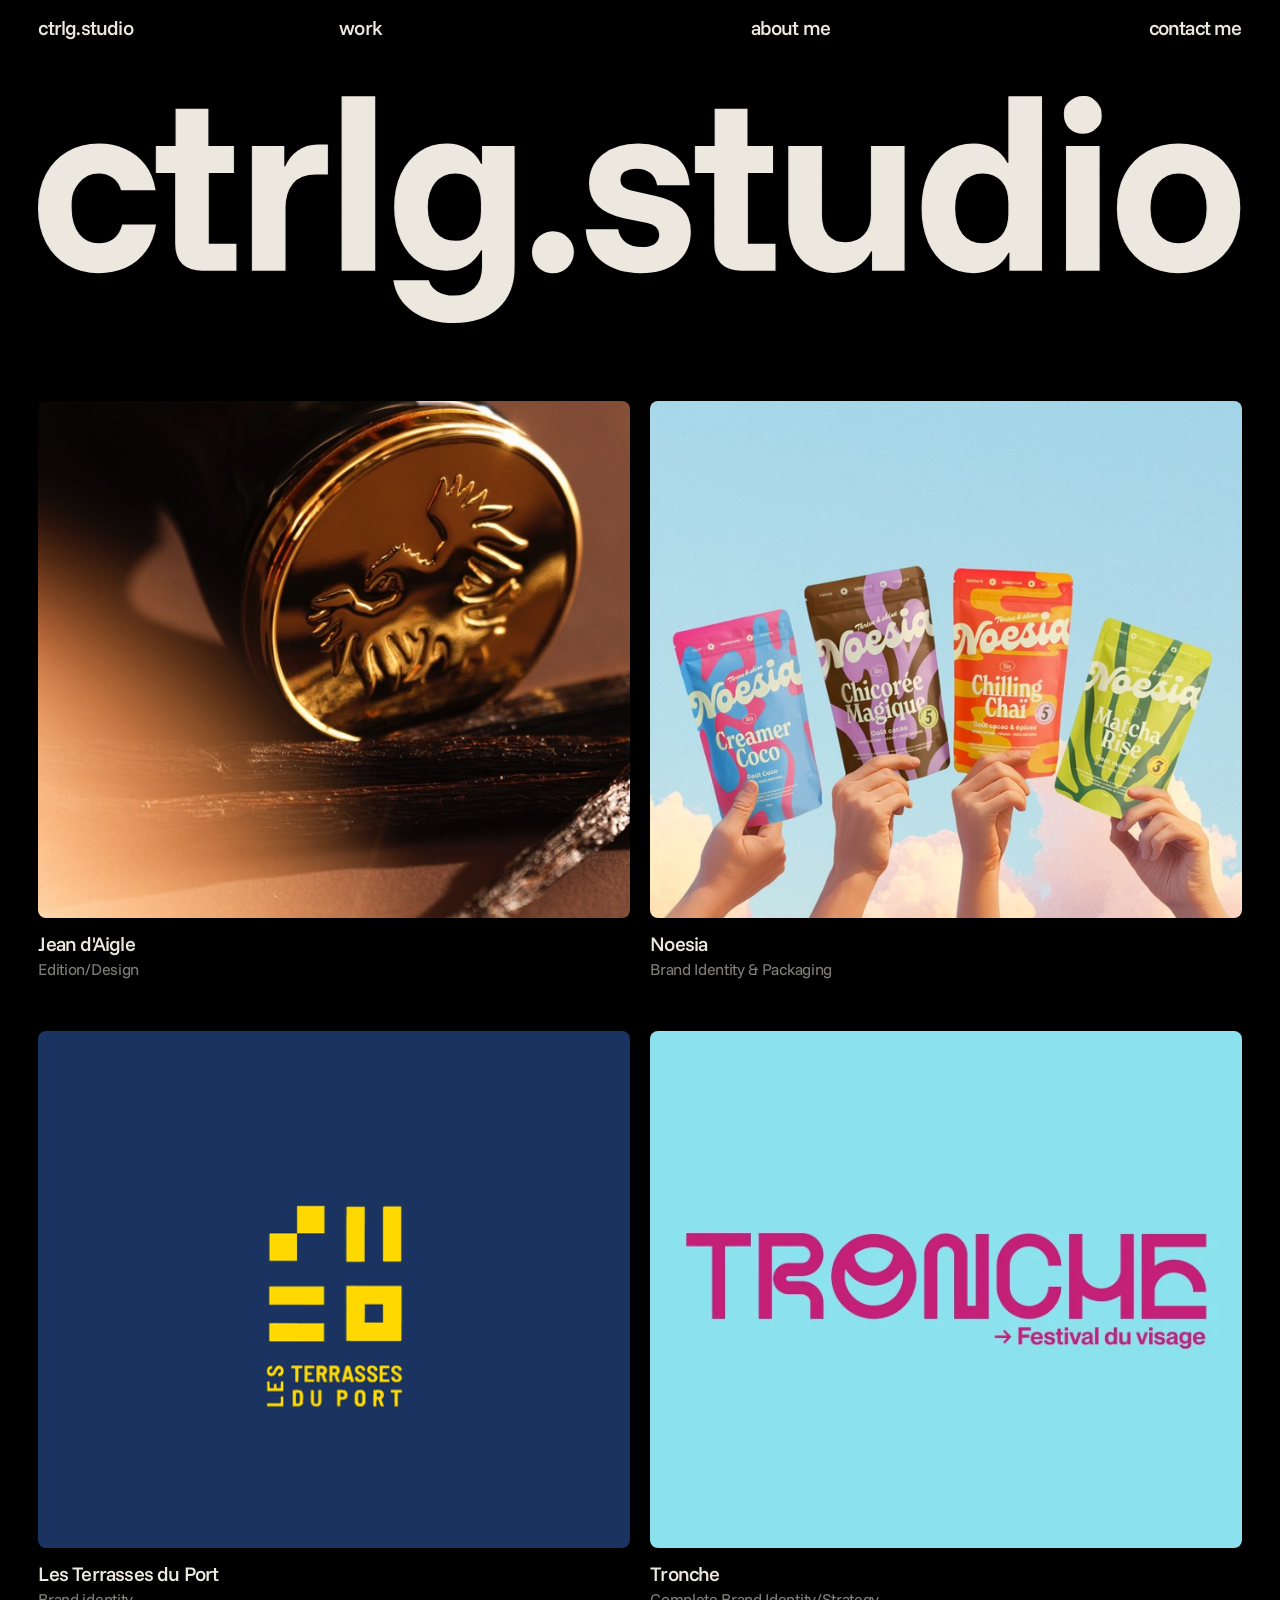
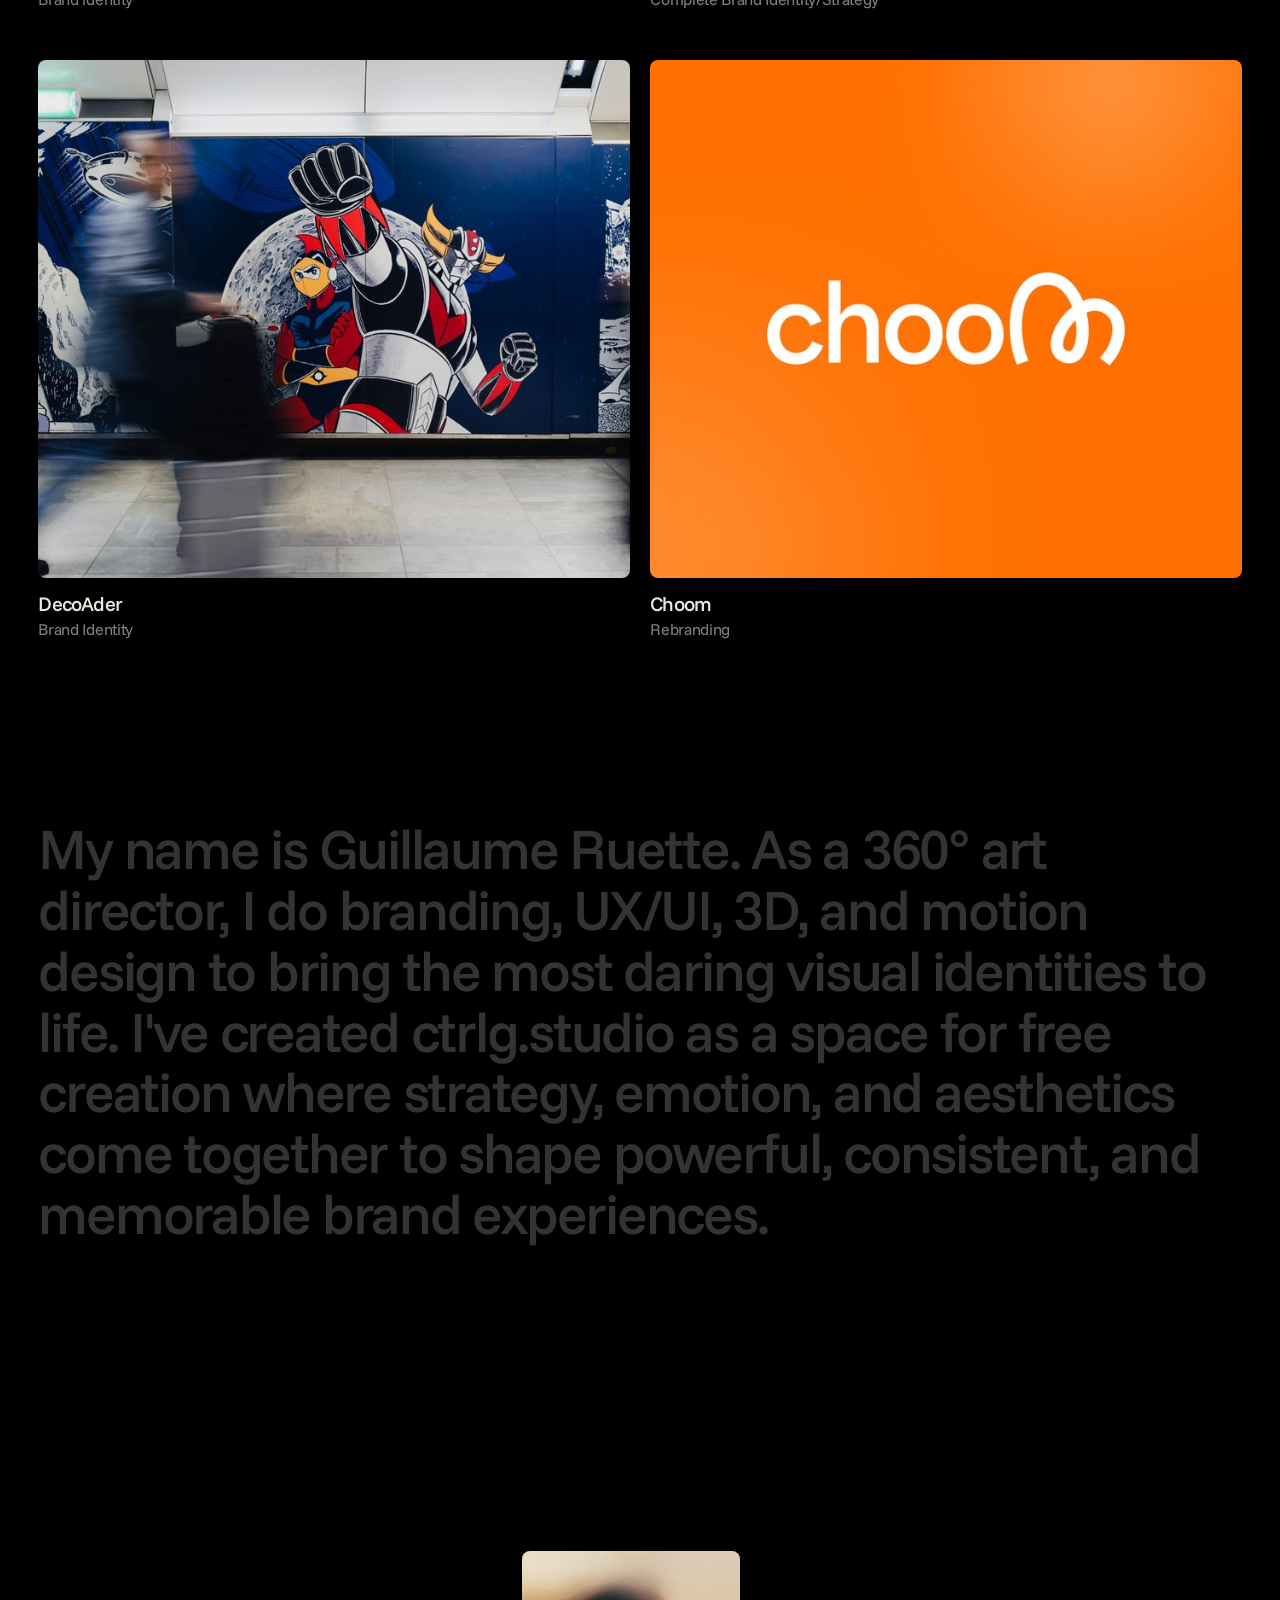
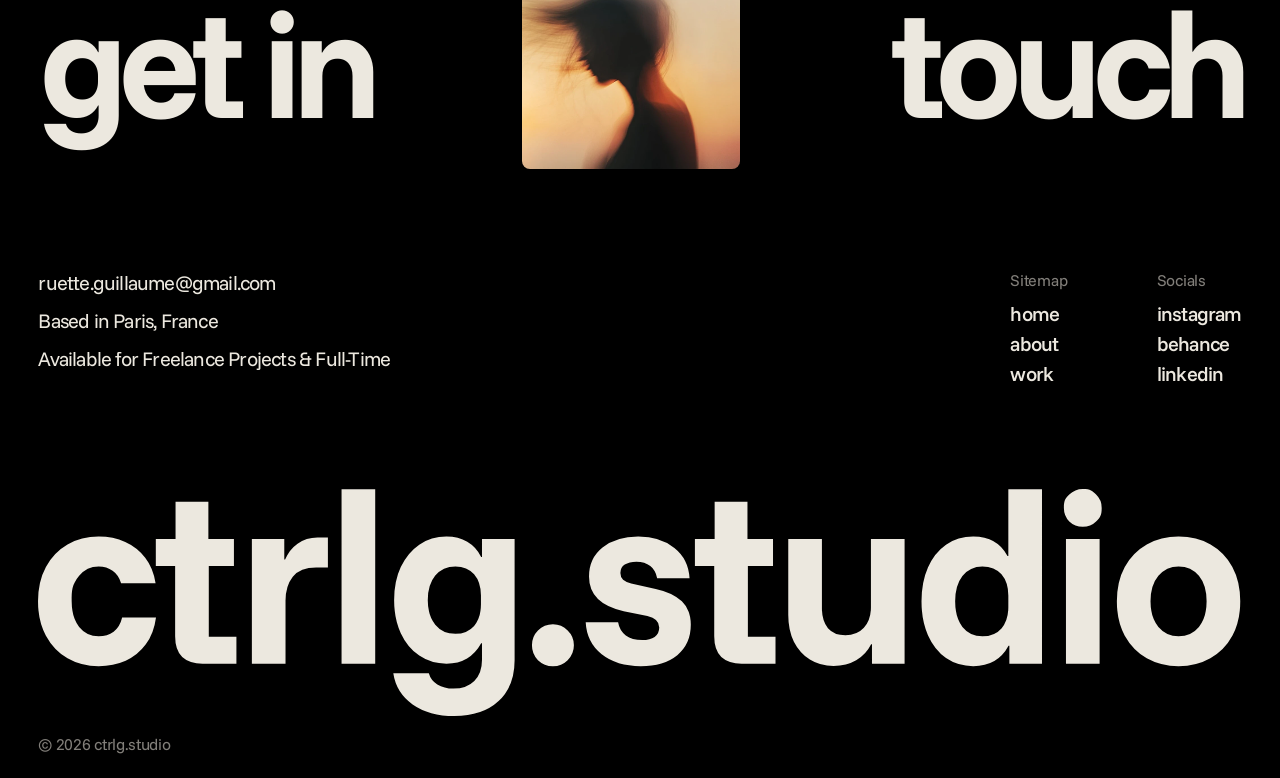
<file: index.html>
<!DOCTYPE html>
<html lang="en">
<head>
<meta charset="utf-8">
<meta name="viewport" content="width=device-width, initial-scale=1">
<title>ctrlg.studio - portfolio</title>
<meta name="description" content="Directeur artistique hybride, je jongle entre Branding, UX/UI, 3D et Motion Design pour donner vie aux identités visuelles les plus audacieuses.">
<link rel="canonical" href="https://www.ctrlg.studio/">
<meta property="og:type" content="website">
<meta property="og:title" content="ctrlg.studio - portfolio">
<meta property="og:description" content="Directeur artistique hybride, je jongle entre Branding, UX/UI, 3D et Motion Design pour donner vie aux identités visuelles les plus audacieuses.">
<meta property="og:image" content="https://www.ctrlg.studio/assets/img/ejwEaP8Us4xtKXmqSY39nDfblzA.jpg">
<meta name="twitter:card" content="summary_large_image">
<link rel="icon" href="assets/img/icon/E7GCtv5Wdnvk0hfnikVEDx9beo.jpg" media="(prefers-color-scheme: light)">
<link rel="icon" href="assets/img/icon/Xi45OwCfgmyB5zEV0ITDAgvc1A.jpg" media="(prefers-color-scheme: dark)">
<link rel="apple-touch-icon" href="assets/img/icon/XLSNGGpkFnvBKJPSQbhMAjzAVlg.png">
<link rel="preconnect" href="https://fonts.googleapis.com">
<link rel="preconnect" href="https://fonts.gstatic.com" crossorigin>
<link href="https://fonts.googleapis.com/css2?family=Funnel+Sans:wght@400;500;700;800&display=swap" rel="stylesheet">
<link rel="stylesheet" href="assets/site.css">
</head>
<body class="page-home">
<header class="nav">
  <a href="./">ctrlg.studio</a>
  <a href="work/">work</a>
  <a href="about-me/">about me</a>
  <a href="#start-a-project">contact me</a>
</header>
<main>
<section class="hero"><h1 class="hero-logo"><svg xmlns="http://www.w3.org/2000/svg" viewBox="0 0 776 147" fill="none" role="img" aria-label="ctrlg.studio"><path fill="currentColor" d="M39.119 114.275q-11.253 0-20.096-5.091-8.841-5.225-13.932-14.602T0 72.477q0-12.861 5.09-22.239 5.092-9.378 13.933-14.468 8.842-5.091 20.096-5.091 9.378 0 17.148 3.483t12.86 10.181q5.226 6.699 6.699 16.479H53.587q-1.607-5.359-5.492-8.039-3.751-2.813-8.976-2.813-7.77 0-12.593 6.029c-4.823 6.029-4.823 9.511-4.823 16.478q0 10.316 4.823 16.478 4.823 6.029 12.593 6.029 5.626 0 9.645-2.948 4.02-2.947 5.493-9.11h21.837q-1.34 10.316-6.564 17.282-5.091 6.966-12.995 10.584-7.905 3.483-17.416 3.483m67.001-1.608q-8.44 0-13.13-4.287-4.554-4.421-4.554-13.396V49.702h-12.46V32.286h12.728V8.172h21.167v24.114h16.478v17.416h-16.21v45.55h17.817v17.415zm31.807 0v-80.38h20.899v13.262h.536q2.679-6.564 8.038-10.315 5.492-3.885 12.861-3.885h6.698V50.64h-7.636q-10.181 0-15.005 5.895-4.689 5.895-4.689 15.54v40.592zm57.845 0V.134h21.702v112.533zm72.753 33.76q-16.21 0-26.928-7.502-10.584-7.502-12.459-20.095h22.909q1.34 4.689 5.492 7.234 4.287 2.679 10.45 2.679 8.44 0 13.397-4.956 4.956-4.957 4.956-13.531V99.538h-.535q-3.484 6.43-9.11 9.78t-13.263 3.349q-9.913 0-17.55-5.224-7.636-5.225-11.923-14.469t-4.287-21.301q0-12.191 4.287-21.3 4.287-9.244 11.923-14.47 7.637-5.224 17.55-5.224 7.77 0 13.397 3.349 5.76 3.35 8.976 9.78h.535V32.286h21.034v78.238q0 16.745-10.316 26.258-10.316 9.645-28.535 9.645m.67-53.051q7.635 0 12.057-5.09 4.42-5.225 4.421-13.934v-5.626q0-8.574-4.421-13.665t-12.057-5.09q-8.172 0-12.995 5.894t-4.823 15.808q0 9.915 4.823 15.808 4.823 5.895 12.995 5.895m62.893 20.899q-5.626 0-9.645-3.885-3.885-4.02-3.885-9.646t3.885-9.512q4.019-4.019 9.645-4.019 5.628 0 9.512 4.02 4.02 3.885 4.019 9.511t-4.019 9.646q-3.884 3.885-9.512 3.885m56.642 0q-15.54 0-25.186-7.636t-10.316-20.631h20.899q.938 5.492 4.957 8.44 4.018 2.947 10.584 2.947 5.224 0 8.038-2.01 2.947-2.01 2.947-6.028 0-5.626-7.636-7.368l-15.273-3.216q-22.372-4.957-22.372-22.372 0-11.656 8.708-18.622 8.841-7.1 23.042-7.1 14.335 0 23.311 7.368 9.11 7.235 9.779 19.56h-20.899q-.938-5.225-4.421-7.905-3.483-2.813-8.976-2.813-4.688 0-7.502 1.875t-2.813 5.493q0 2.679 1.741 4.287 1.876 1.608 5.225 2.412l15.809 3.483q11.253 2.411 16.88 8.038 5.76 5.493 5.76 15.138 0 12.325-8.708 19.56-8.708 7.1-23.578 7.1m65.081-1.608q-8.44 0-13.129-4.287-4.555-4.421-4.555-13.396V49.702h-12.459V32.286h12.727V8.172h21.167v24.114h16.478v17.416h-16.21v45.55h17.818v17.415zm59.271 1.474q-8.708 0-15.273-4.153t-10.315-11.521q-3.617-7.503-3.617-17.282V32.286h21.702v44.612q0 8.172 3.886 12.86 4.019 4.556 11.253 4.556 7.502 0 11.923-4.823 4.555-4.958 4.555-13.263V32.286h21.703v80.381h-21.033v-12.459h-.536q-3.35 6.698-9.646 10.316-6.162 3.617-14.602 3.617m90.089.134q-9.913 0-17.55-5.225-7.501-5.359-11.655-14.736-4.153-9.512-4.153-21.837 0-12.459 4.153-21.837 4.154-9.511 11.655-14.736 7.637-5.226 17.55-5.225 15.54 0 22.105 12.593h.536V.134h21.703v112.533h-21.033v-11.521h-.536q-6.966 13.13-22.775 13.129m5.895-19.291q7.904 0 12.325-5.091t4.421-13.799V68.86q0-8.708-4.421-13.8-4.421-5.09-12.325-5.09-8.038 0-12.861 6.163-4.689 6.028-4.689 16.344t4.689 16.478q4.823 6.029 12.861 6.029m53.914 17.683v-80.38h21.702v80.38zm10.851-88.285q-5.091 0-8.708-3.483-3.483-3.617-3.483-8.708c0-5.091 1.161-6.252 3.483-8.574Q668.74 0 673.831 0c5.091 0 6.252 1.206 8.574 3.617q3.617 3.483 3.617 8.574c0 5.091-1.206 6.297-3.617 8.708q-3.483 3.483-8.574 3.483m61.768 89.893q-11.388 0-20.497-5.091-8.976-5.225-14.201-14.602-5.091-9.378-5.091-22.105 0-12.861 5.091-22.239 5.225-9.378 14.201-14.468 9.11-5.091 20.497-5.091 11.789 0 20.631 5.09 8.976 5.09 14.067 14.47 5.09 9.376 5.09 22.238 0 12.726-5.09 22.239-5.091 9.377-14.201 14.468-8.976 5.091-20.497 5.091m0-19.291q8.172 0 13.129-6.03 4.956-6.161 4.956-16.477 0-10.45-4.956-16.478-4.957-6.03-13.129-6.029-7.904 0-12.995 6.029-5.091 6.028-5.091 16.478 0 10.316 5.091 16.478 5.09 6.029 12.995 6.029"/></svg></h1></section>
<section class="grid"><a class="card" href="projects/jeandaigle/" data-tags="print">
  <div class="card-img"><img src="assets/img/thumb/Ylcezx82vO8Xy2Sv6vFupDDZoE.jpg" alt="Jean d&#x27;Aigle" loading="lazy"></div>
  <p class="card-title">Jean d&#x27;Aigle</p>
  <p class="card-type">Edition/Design</p>
</a>
<a class="card" href="projects/noesia/" data-tags="branding|packaging|visual identity">
  <div class="card-img"><img src="assets/img/thumb/WlyRf7NTlETWMVkRsjmvMuwiQRM.jpg" alt="Noesia" loading="lazy"></div>
  <p class="card-title">Noesia</p>
  <p class="card-type">Brand Identity &amp; Packaging</p>
</a>
<a class="card" href="projects/lesterrassesduport/" data-tags="branding|visual identity|print">
  <div class="card-img"><img src="assets/img/thumb/LYQkrC4CYGIRPs69ol4F5QbJsO4.png" alt="Stack of modern books and magazine with minimalist cover design on leather chair" loading="lazy"></div>
  <p class="card-title">Les Terrasses du Port</p>
  <p class="card-type">Brand identity</p>
</a>
<a class="card" href="projects/tronche/" data-tags="branding|visual identity|print">
  <div class="card-img"><img src="assets/img/thumb/owHd1tCIj4QijaVlaudt3rECIY.webp" alt="Tronche" loading="lazy"></div>
  <p class="card-title">Tronche</p>
  <p class="card-type">Complete Brand Identity/Strategy</p>
</a>
<a class="card" href="projects/decoader/" data-tags="branding|visual identity">
  <div class="card-img"><img src="assets/img/thumb/SiF8T8muMqtxEmo3zVsHYT2HSHo.jpg" alt="DecoAder" loading="lazy"></div>
  <p class="card-title">DecoAder</p>
  <p class="card-type">Brand Identity</p>
</a>
<a class="card" href="projects/choom/" data-tags="branding|visual identity">
  <div class="card-img"><img src="assets/img/thumb/s4HsCCDfLiOcMVcYCY2sBLLPDg.jpg" alt="Choom" loading="lazy"></div>
  <p class="card-title">Choom</p>
  <p class="card-type">Rebranding</p>
</a></section>
<section class="bio"><p class="reveal" aria-label="My name is Guillaume Ruette. As a 360° art director, I do branding, UX/UI, 3D, and motion design to bring the most daring visual identities to life. I&#x27;ve created ctrlg.studio as a space for free creation where strategy, emotion, and aesthetics come together to shape powerful, consistent, and memorable brand experiences."><span>My</span> <span>name</span> <span>is</span> <span>Guillaume</span> <span>Ruette.</span> <span>As</span> <span>a</span> <span>360°</span> <span>art</span> <span>director,</span> <span>I</span> <span>do</span> <span>branding,</span> <span>UX/UI,</span> <span>3D,</span> <span>and</span> <span>motion</span> <span>design</span> <span>to</span> <span>bring</span> <span>the</span> <span>most</span> <span>daring</span> <span>visual</span> <span>identities</span> <span>to</span> <span>life.</span> <span>I&#x27;ve</span> <span>created</span> <span>ctrlg.studio</span> <span>as</span> <span>a</span> <span>space</span> <span>for</span> <span>free</span> <span>creation</span> <span>where</span> <span>strategy,</span> <span>emotion,</span> <span>and</span> <span>aesthetics</span> <span>come</span> <span>together</span> <span>to</span> <span>shape</span> <span>powerful,</span> <span>consistent,</span> <span>and</span> <span>memorable</span> <span>brand</span> <span>experiences.</span></p></section>
</main>
<section class="contact" id="start-a-project">
  <a class="touch" href="mailto:ruette.guillaume@gmail.com" aria-label="Get in touch : ruette.guillaume@gmail.com">
    <span>get in</span><span class="touch-img" aria-hidden="true"><img src="assets/img/thumb/xdIba7T9OITd6Ifk8z2QkeECTxo.webp" alt="" loading="lazy" class=on><img src="assets/img/thumb/4NVG9xzdYVcIi4qHlxy72f76fD8.webp" alt="" loading="lazy"><img src="assets/img/thumb/mYzcoEc5UO12bSwM6azHtpSOT9c.webp" alt="" loading="lazy"><img src="assets/img/thumb/rgD8n8QU8lr5CqWo4wyY462b2k.png" alt="" loading="lazy"></span><span>touch</span>
  </a>
</section>
<footer class="foot">
  <div class="foot-top">
    <div class="foot-info">
      <a href="mailto:ruette.guillaume@gmail.com">ruette.guillaume@gmail.com</a>
      <p>Based in Paris, France</p>
      <p>Available for Freelance Projects &amp; Full-Time</p>
    </div>
    <nav class="foot-links">
      <div><p class="label">Sitemap</p><ul>
        <li><a href="./">home</a></li>
        <li><a href="about-me/">about</a></li>
        <li><a href="work/">work</a></li></ul></div>
      <div><p class="label">Socials</p><ul><li><a href="https://www.instagram.com/" target="_blank" rel="noopener">instagram</a></li><li><a href="https://www.behance.net/" target="_blank" rel="noopener">behance</a></li><li><a href="https://www.linkedin.com/" target="_blank" rel="noopener">linkedin</a></li></ul></div>
    </nav>
  </div>
  <div class="foot-logo"><svg xmlns="http://www.w3.org/2000/svg" viewBox="0 0 776 147" fill="none" role="img" aria-label="ctrlg.studio"><path fill="currentColor" d="M39.119 114.275q-11.253 0-20.096-5.091-8.841-5.225-13.932-14.602T0 72.477q0-12.861 5.09-22.239 5.092-9.378 13.933-14.468 8.842-5.091 20.096-5.091 9.378 0 17.148 3.483t12.86 10.181q5.226 6.699 6.699 16.479H53.587q-1.607-5.359-5.492-8.039-3.751-2.813-8.976-2.813-7.77 0-12.593 6.029c-4.823 6.029-4.823 9.511-4.823 16.478q0 10.316 4.823 16.478 4.823 6.029 12.593 6.029 5.626 0 9.645-2.948 4.02-2.947 5.493-9.11h21.837q-1.34 10.316-6.564 17.282-5.091 6.966-12.995 10.584-7.905 3.483-17.416 3.483m67.001-1.608q-8.44 0-13.13-4.287-4.554-4.421-4.554-13.396V49.702h-12.46V32.286h12.728V8.172h21.167v24.114h16.478v17.416h-16.21v45.55h17.817v17.415zm31.807 0v-80.38h20.899v13.262h.536q2.679-6.564 8.038-10.315 5.492-3.885 12.861-3.885h6.698V50.64h-7.636q-10.181 0-15.005 5.895-4.689 5.895-4.689 15.54v40.592zm57.845 0V.134h21.702v112.533zm72.753 33.76q-16.21 0-26.928-7.502-10.584-7.502-12.459-20.095h22.909q1.34 4.689 5.492 7.234 4.287 2.679 10.45 2.679 8.44 0 13.397-4.956 4.956-4.957 4.956-13.531V99.538h-.535q-3.484 6.43-9.11 9.78t-13.263 3.349q-9.913 0-17.55-5.224-7.636-5.225-11.923-14.469t-4.287-21.301q0-12.191 4.287-21.3 4.287-9.244 11.923-14.47 7.637-5.224 17.55-5.224 7.77 0 13.397 3.349 5.76 3.35 8.976 9.78h.535V32.286h21.034v78.238q0 16.745-10.316 26.258-10.316 9.645-28.535 9.645m.67-53.051q7.635 0 12.057-5.09 4.42-5.225 4.421-13.934v-5.626q0-8.574-4.421-13.665t-12.057-5.09q-8.172 0-12.995 5.894t-4.823 15.808q0 9.915 4.823 15.808 4.823 5.895 12.995 5.895m62.893 20.899q-5.626 0-9.645-3.885-3.885-4.02-3.885-9.646t3.885-9.512q4.019-4.019 9.645-4.019 5.628 0 9.512 4.02 4.02 3.885 4.019 9.511t-4.019 9.646q-3.884 3.885-9.512 3.885m56.642 0q-15.54 0-25.186-7.636t-10.316-20.631h20.899q.938 5.492 4.957 8.44 4.018 2.947 10.584 2.947 5.224 0 8.038-2.01 2.947-2.01 2.947-6.028 0-5.626-7.636-7.368l-15.273-3.216q-22.372-4.957-22.372-22.372 0-11.656 8.708-18.622 8.841-7.1 23.042-7.1 14.335 0 23.311 7.368 9.11 7.235 9.779 19.56h-20.899q-.938-5.225-4.421-7.905-3.483-2.813-8.976-2.813-4.688 0-7.502 1.875t-2.813 5.493q0 2.679 1.741 4.287 1.876 1.608 5.225 2.412l15.809 3.483q11.253 2.411 16.88 8.038 5.76 5.493 5.76 15.138 0 12.325-8.708 19.56-8.708 7.1-23.578 7.1m65.081-1.608q-8.44 0-13.129-4.287-4.555-4.421-4.555-13.396V49.702h-12.459V32.286h12.727V8.172h21.167v24.114h16.478v17.416h-16.21v45.55h17.818v17.415zm59.271 1.474q-8.708 0-15.273-4.153t-10.315-11.521q-3.617-7.503-3.617-17.282V32.286h21.702v44.612q0 8.172 3.886 12.86 4.019 4.556 11.253 4.556 7.502 0 11.923-4.823 4.555-4.958 4.555-13.263V32.286h21.703v80.381h-21.033v-12.459h-.536q-3.35 6.698-9.646 10.316-6.162 3.617-14.602 3.617m90.089.134q-9.913 0-17.55-5.225-7.501-5.359-11.655-14.736-4.153-9.512-4.153-21.837 0-12.459 4.153-21.837 4.154-9.511 11.655-14.736 7.637-5.226 17.55-5.225 15.54 0 22.105 12.593h.536V.134h21.703v112.533h-21.033v-11.521h-.536q-6.966 13.13-22.775 13.129m5.895-19.291q7.904 0 12.325-5.091t4.421-13.799V68.86q0-8.708-4.421-13.8-4.421-5.09-12.325-5.09-8.038 0-12.861 6.163-4.689 6.028-4.689 16.344t4.689 16.478q4.823 6.029 12.861 6.029m53.914 17.683v-80.38h21.702v80.38zm10.851-88.285q-5.091 0-8.708-3.483-3.483-3.617-3.483-8.708c0-5.091 1.161-6.252 3.483-8.574Q668.74 0 673.831 0c5.091 0 6.252 1.206 8.574 3.617q3.617 3.483 3.617 8.574c0 5.091-1.206 6.297-3.617 8.708q-3.483 3.483-8.574 3.483m61.768 89.893q-11.388 0-20.497-5.091-8.976-5.225-14.201-14.602-5.091-9.378-5.091-22.105 0-12.861 5.091-22.239 5.225-9.378 14.201-14.468 9.11-5.091 20.497-5.091 11.789 0 20.631 5.09 8.976 5.09 14.067 14.47 5.09 9.376 5.09 22.238 0 12.726-5.09 22.239-5.091 9.377-14.201 14.468-8.976 5.091-20.497 5.091m0-19.291q8.172 0 13.129-6.03 4.956-6.161 4.956-16.477 0-10.45-4.956-16.478-4.957-6.03-13.129-6.029-7.904 0-12.995 6.029-5.091 6.028-5.091 16.478 0 10.316 5.091 16.478 5.09 6.029 12.995 6.029"/></svg></div>
  <p class="copy">© 2026 ctrlg.studio</p>
</footer>
<script src="assets/site.js" defer></script>
</body>
</html>
</file>
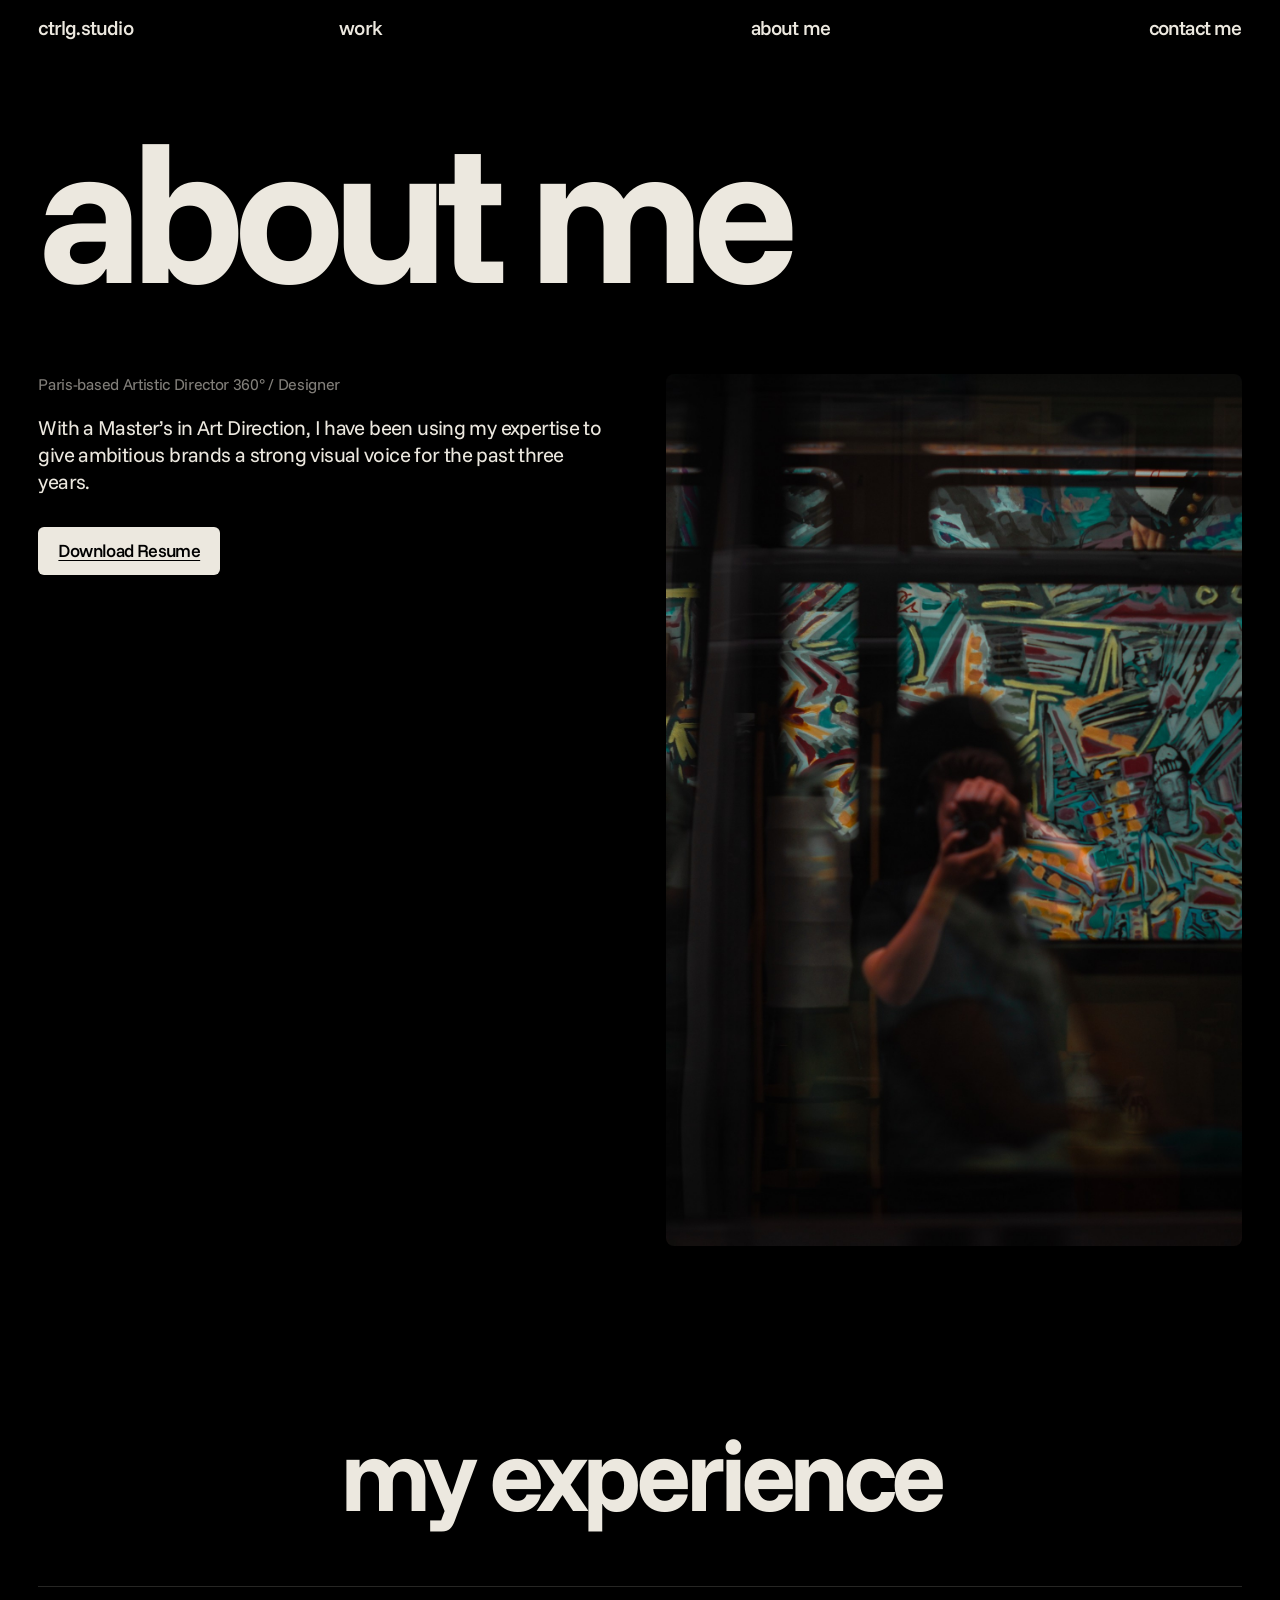
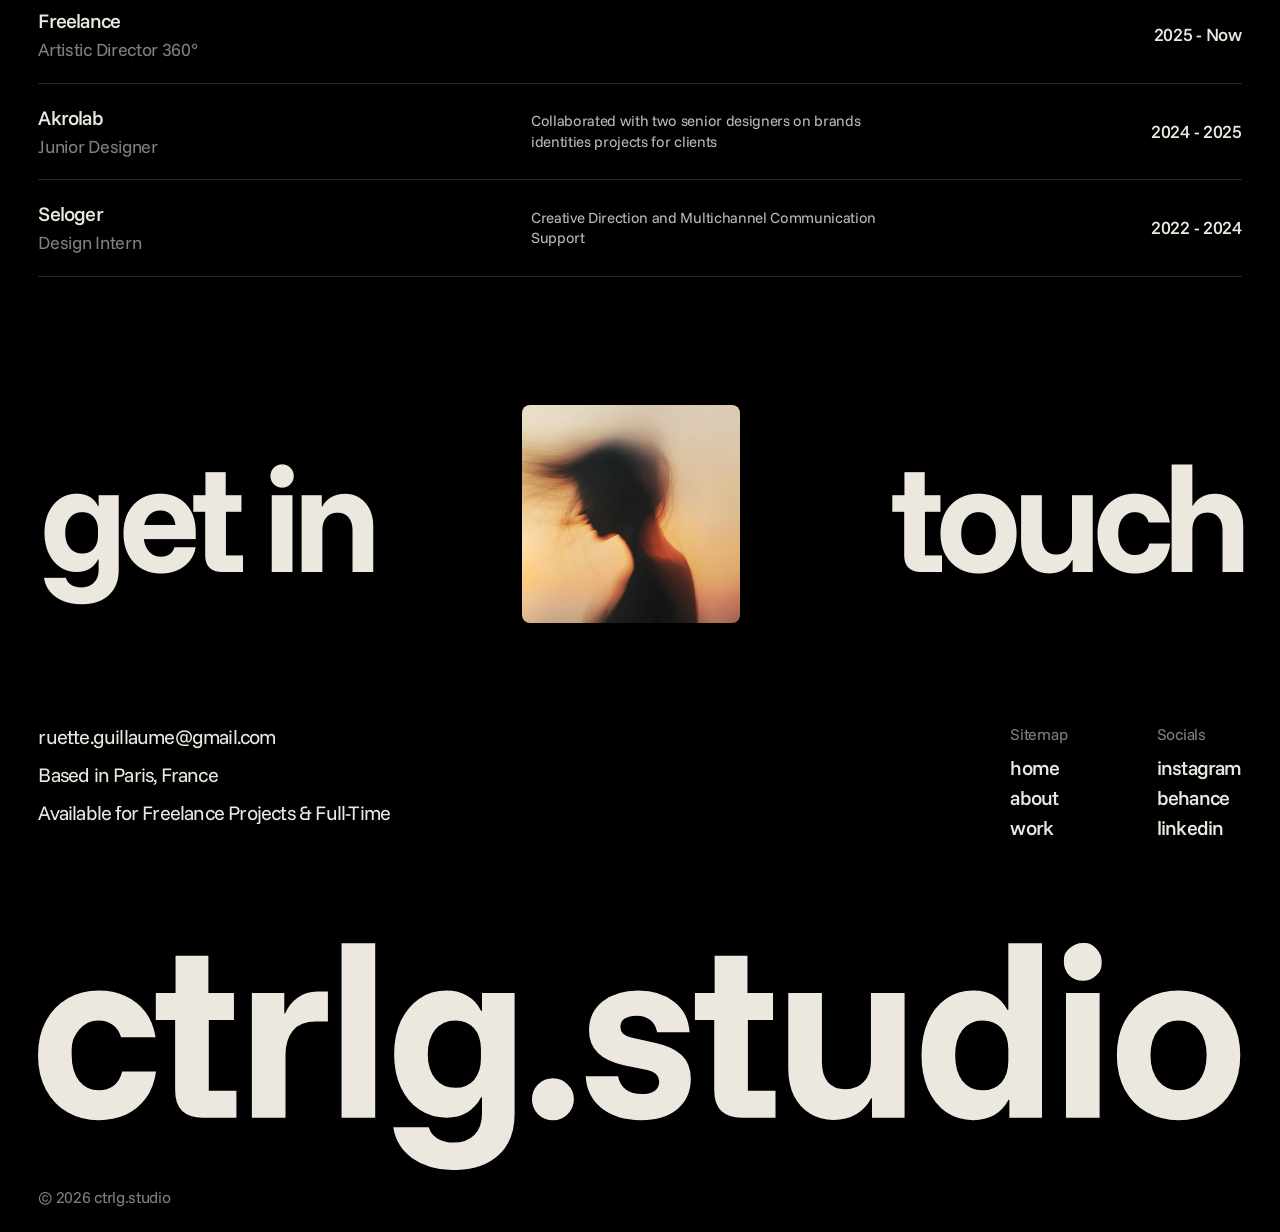
<file: about-me/index.html>
<!DOCTYPE html>
<html lang="en">
<head>
<meta charset="utf-8">
<meta name="viewport" content="width=device-width, initial-scale=1">
<title>About me — ctrlg.studio</title>
<meta name="description" content="Directeur artistique hybride, je jongle entre Branding, UX/UI, 3D et Motion Design pour donner vie aux identités visuelles les plus audacieuses.">
<link rel="canonical" href="https://www.ctrlg.studio/about-me">
<meta property="og:type" content="website">
<meta property="og:title" content="About me — ctrlg.studio">
<meta property="og:description" content="Directeur artistique hybride, je jongle entre Branding, UX/UI, 3D et Motion Design pour donner vie aux identités visuelles les plus audacieuses.">
<meta property="og:image" content="https://www.ctrlg.studio/assets/img/ejwEaP8Us4xtKXmqSY39nDfblzA.jpg">
<meta name="twitter:card" content="summary_large_image">
<link rel="icon" href="../assets/img/icon/E7GCtv5Wdnvk0hfnikVEDx9beo.jpg" media="(prefers-color-scheme: light)">
<link rel="icon" href="../assets/img/icon/Xi45OwCfgmyB5zEV0ITDAgvc1A.jpg" media="(prefers-color-scheme: dark)">
<link rel="apple-touch-icon" href="../assets/img/icon/XLSNGGpkFnvBKJPSQbhMAjzAVlg.png">
<link rel="preconnect" href="https://fonts.googleapis.com">
<link rel="preconnect" href="https://fonts.gstatic.com" crossorigin>
<link href="https://fonts.googleapis.com/css2?family=Funnel+Sans:wght@400;500;700;800&display=swap" rel="stylesheet">
<link rel="stylesheet" href="../assets/site.css">
</head>
<body class="page-about">
<header class="nav">
  <a href="../">ctrlg.studio</a>
  <a href="../work/">work</a>
  <a href="../about-me/">about me</a>
  <a href="#start-a-project">contact me</a>
</header>
<main>
<section class="page-head"><h1 class="giant">about me</h1></section>
<section class="about">
  <div class="about-txt">
    <p class="kicker">Paris-based Artistic Director 360° / Designer</p>
    <p>With a Master’s in Art Direction, I have been using my expertise to give ambitious brands a strong visual voice for the past three years.</p>
    <a class="btn" href="https://drive.google.com/file/d/13ITYoOBuJTCPdognSsejFbUUBbEcVkzt/view?usp=sharing" target="_blank" rel="noopener">Download Resume</a>
  </div>
  <div class="about-img"><img src="../assets/img/ECy9Mk6gIIx7tgzZ2K1XjRCfjMQ.jpg" alt="Guillaume Ruette, black and white portrait"></div>
</section>
<section class="exp"><h2 class="big">my experience</h2><ul><li class="xp">
  <div><p class="xp-co">Freelance</p><p class="xp-role">Artistic Director 360°</p></div>
  <p class="xp-desc"></p><p class="xp-date">2025 - Now</p></li><li class="xp">
  <div><p class="xp-co">Akrolab</p><p class="xp-role">Junior Designer</p></div>
  <p class="xp-desc">Collaborated with two senior designers on brands identities projects for clients</p><p class="xp-date">2024 - 2025</p></li><li class="xp">
  <div><p class="xp-co">Seloger</p><p class="xp-role">Design Intern</p></div>
  <p class="xp-desc">Creative Direction and Multichannel Communication Support</p><p class="xp-date">2022 - 2024</p></li></ul></section>
</main>
<section class="contact" id="start-a-project">
  <a class="touch" href="mailto:ruette.guillaume@gmail.com" aria-label="Get in touch : ruette.guillaume@gmail.com">
    <span>get in</span><span class="touch-img" aria-hidden="true"><img src="../assets/img/thumb/xdIba7T9OITd6Ifk8z2QkeECTxo.webp" alt="" loading="lazy" class=on><img src="../assets/img/thumb/4NVG9xzdYVcIi4qHlxy72f76fD8.webp" alt="" loading="lazy"><img src="../assets/img/thumb/mYzcoEc5UO12bSwM6azHtpSOT9c.webp" alt="" loading="lazy"><img src="../assets/img/thumb/rgD8n8QU8lr5CqWo4wyY462b2k.png" alt="" loading="lazy"></span><span>touch</span>
  </a>
</section>
<footer class="foot">
  <div class="foot-top">
    <div class="foot-info">
      <a href="mailto:ruette.guillaume@gmail.com">ruette.guillaume@gmail.com</a>
      <p>Based in Paris, France</p>
      <p>Available for Freelance Projects &amp; Full-Time</p>
    </div>
    <nav class="foot-links">
      <div><p class="label">Sitemap</p><ul>
        <li><a href="../">home</a></li>
        <li><a href="../about-me/">about</a></li>
        <li><a href="../work/">work</a></li></ul></div>
      <div><p class="label">Socials</p><ul><li><a href="https://www.instagram.com/" target="_blank" rel="noopener">instagram</a></li><li><a href="https://www.behance.net/" target="_blank" rel="noopener">behance</a></li><li><a href="https://www.linkedin.com/" target="_blank" rel="noopener">linkedin</a></li></ul></div>
    </nav>
  </div>
  <div class="foot-logo"><svg xmlns="http://www.w3.org/2000/svg" viewBox="0 0 776 147" fill="none" role="img" aria-label="ctrlg.studio"><path fill="currentColor" d="M39.119 114.275q-11.253 0-20.096-5.091-8.841-5.225-13.932-14.602T0 72.477q0-12.861 5.09-22.239 5.092-9.378 13.933-14.468 8.842-5.091 20.096-5.091 9.378 0 17.148 3.483t12.86 10.181q5.226 6.699 6.699 16.479H53.587q-1.607-5.359-5.492-8.039-3.751-2.813-8.976-2.813-7.77 0-12.593 6.029c-4.823 6.029-4.823 9.511-4.823 16.478q0 10.316 4.823 16.478 4.823 6.029 12.593 6.029 5.626 0 9.645-2.948 4.02-2.947 5.493-9.11h21.837q-1.34 10.316-6.564 17.282-5.091 6.966-12.995 10.584-7.905 3.483-17.416 3.483m67.001-1.608q-8.44 0-13.13-4.287-4.554-4.421-4.554-13.396V49.702h-12.46V32.286h12.728V8.172h21.167v24.114h16.478v17.416h-16.21v45.55h17.817v17.415zm31.807 0v-80.38h20.899v13.262h.536q2.679-6.564 8.038-10.315 5.492-3.885 12.861-3.885h6.698V50.64h-7.636q-10.181 0-15.005 5.895-4.689 5.895-4.689 15.54v40.592zm57.845 0V.134h21.702v112.533zm72.753 33.76q-16.21 0-26.928-7.502-10.584-7.502-12.459-20.095h22.909q1.34 4.689 5.492 7.234 4.287 2.679 10.45 2.679 8.44 0 13.397-4.956 4.956-4.957 4.956-13.531V99.538h-.535q-3.484 6.43-9.11 9.78t-13.263 3.349q-9.913 0-17.55-5.224-7.636-5.225-11.923-14.469t-4.287-21.301q0-12.191 4.287-21.3 4.287-9.244 11.923-14.47 7.637-5.224 17.55-5.224 7.77 0 13.397 3.349 5.76 3.35 8.976 9.78h.535V32.286h21.034v78.238q0 16.745-10.316 26.258-10.316 9.645-28.535 9.645m.67-53.051q7.635 0 12.057-5.09 4.42-5.225 4.421-13.934v-5.626q0-8.574-4.421-13.665t-12.057-5.09q-8.172 0-12.995 5.894t-4.823 15.808q0 9.915 4.823 15.808 4.823 5.895 12.995 5.895m62.893 20.899q-5.626 0-9.645-3.885-3.885-4.02-3.885-9.646t3.885-9.512q4.019-4.019 9.645-4.019 5.628 0 9.512 4.02 4.02 3.885 4.019 9.511t-4.019 9.646q-3.884 3.885-9.512 3.885m56.642 0q-15.54 0-25.186-7.636t-10.316-20.631h20.899q.938 5.492 4.957 8.44 4.018 2.947 10.584 2.947 5.224 0 8.038-2.01 2.947-2.01 2.947-6.028 0-5.626-7.636-7.368l-15.273-3.216q-22.372-4.957-22.372-22.372 0-11.656 8.708-18.622 8.841-7.1 23.042-7.1 14.335 0 23.311 7.368 9.11 7.235 9.779 19.56h-20.899q-.938-5.225-4.421-7.905-3.483-2.813-8.976-2.813-4.688 0-7.502 1.875t-2.813 5.493q0 2.679 1.741 4.287 1.876 1.608 5.225 2.412l15.809 3.483q11.253 2.411 16.88 8.038 5.76 5.493 5.76 15.138 0 12.325-8.708 19.56-8.708 7.1-23.578 7.1m65.081-1.608q-8.44 0-13.129-4.287-4.555-4.421-4.555-13.396V49.702h-12.459V32.286h12.727V8.172h21.167v24.114h16.478v17.416h-16.21v45.55h17.818v17.415zm59.271 1.474q-8.708 0-15.273-4.153t-10.315-11.521q-3.617-7.503-3.617-17.282V32.286h21.702v44.612q0 8.172 3.886 12.86 4.019 4.556 11.253 4.556 7.502 0 11.923-4.823 4.555-4.958 4.555-13.263V32.286h21.703v80.381h-21.033v-12.459h-.536q-3.35 6.698-9.646 10.316-6.162 3.617-14.602 3.617m90.089.134q-9.913 0-17.55-5.225-7.501-5.359-11.655-14.736-4.153-9.512-4.153-21.837 0-12.459 4.153-21.837 4.154-9.511 11.655-14.736 7.637-5.226 17.55-5.225 15.54 0 22.105 12.593h.536V.134h21.703v112.533h-21.033v-11.521h-.536q-6.966 13.13-22.775 13.129m5.895-19.291q7.904 0 12.325-5.091t4.421-13.799V68.86q0-8.708-4.421-13.8-4.421-5.09-12.325-5.09-8.038 0-12.861 6.163-4.689 6.028-4.689 16.344t4.689 16.478q4.823 6.029 12.861 6.029m53.914 17.683v-80.38h21.702v80.38zm10.851-88.285q-5.091 0-8.708-3.483-3.483-3.617-3.483-8.708c0-5.091 1.161-6.252 3.483-8.574Q668.74 0 673.831 0c5.091 0 6.252 1.206 8.574 3.617q3.617 3.483 3.617 8.574c0 5.091-1.206 6.297-3.617 8.708q-3.483 3.483-8.574 3.483m61.768 89.893q-11.388 0-20.497-5.091-8.976-5.225-14.201-14.602-5.091-9.378-5.091-22.105 0-12.861 5.091-22.239 5.225-9.378 14.201-14.468 9.11-5.091 20.497-5.091 11.789 0 20.631 5.09 8.976 5.09 14.067 14.47 5.09 9.376 5.09 22.238 0 12.726-5.09 22.239-5.091 9.377-14.201 14.468-8.976 5.091-20.497 5.091m0-19.291q8.172 0 13.129-6.03 4.956-6.161 4.956-16.477 0-10.45-4.956-16.478-4.957-6.03-13.129-6.029-7.904 0-12.995 6.029-5.091 6.028-5.091 16.478 0 10.316 5.091 16.478 5.09 6.029 12.995 6.029"/></svg></div>
  <p class="copy">© 2026 ctrlg.studio</p>
</footer>
<script src="../assets/site.js" defer></script>
</body>
</html>
</file>
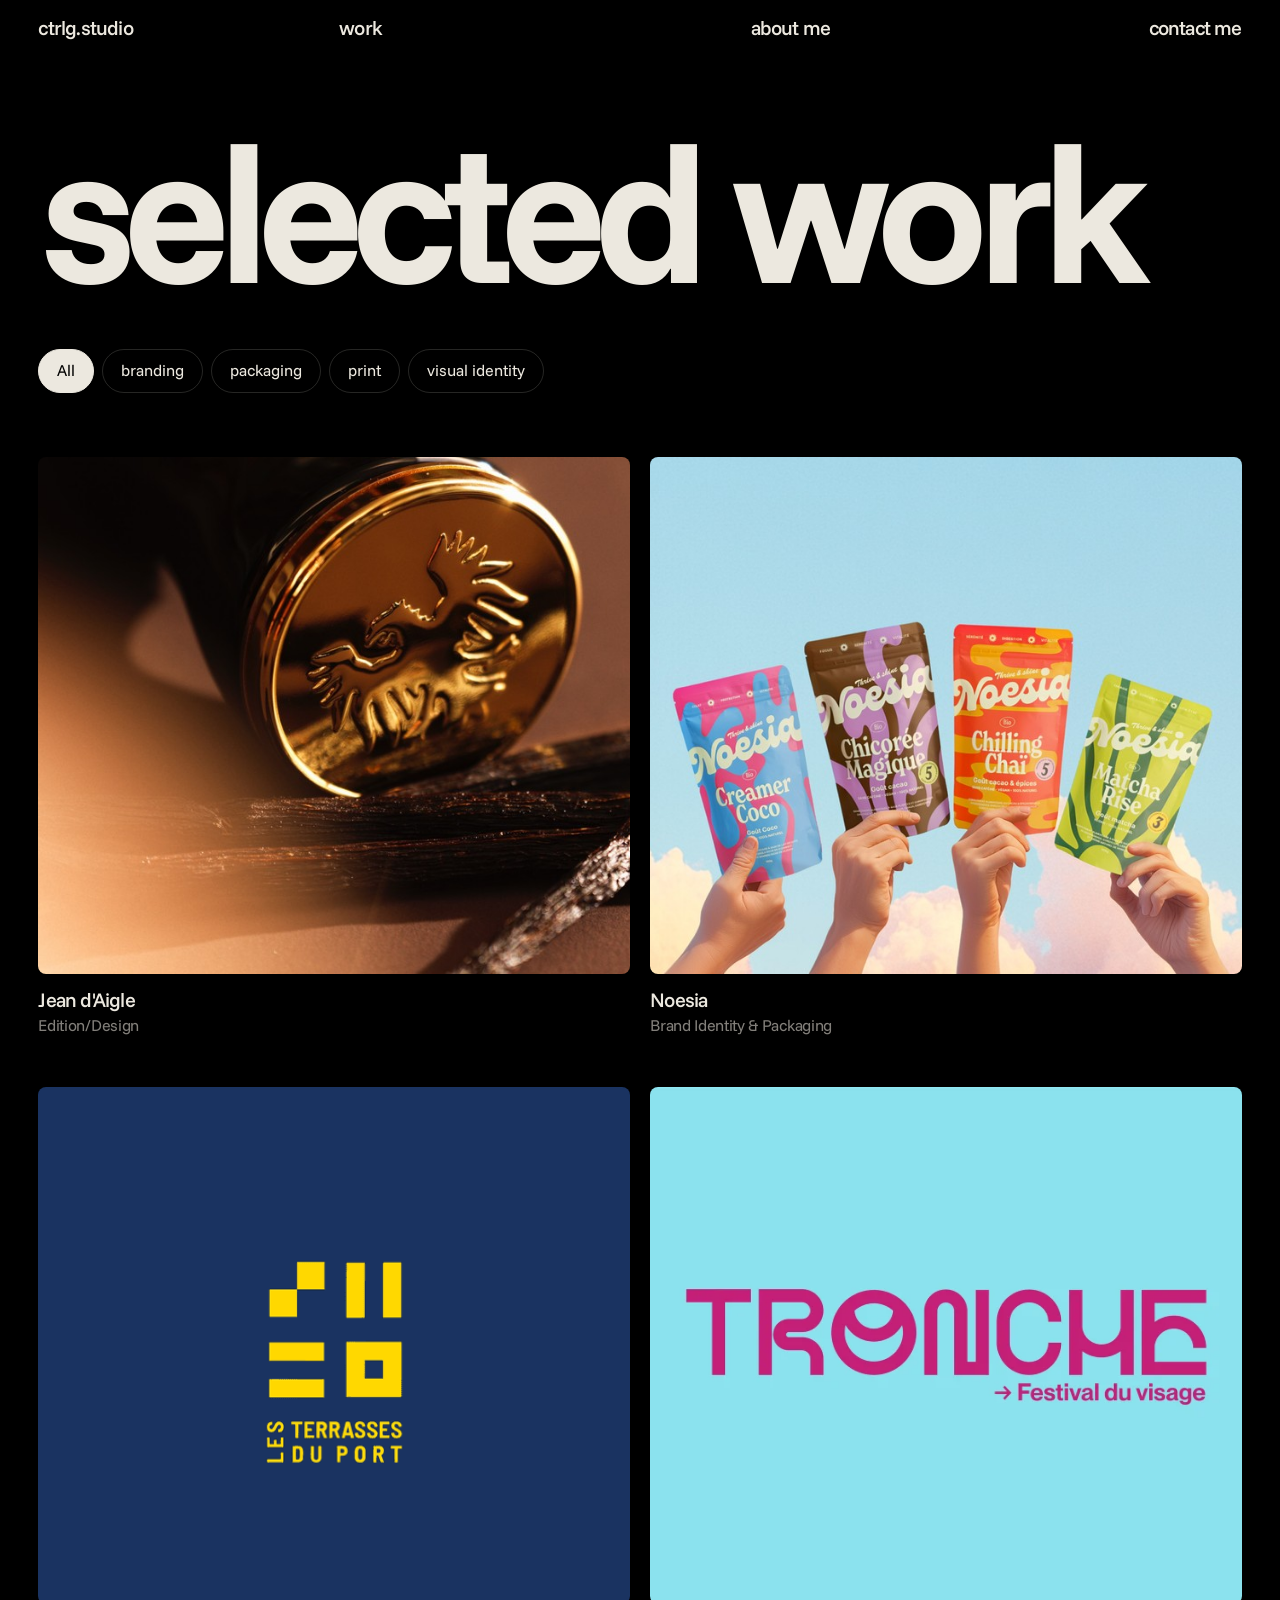
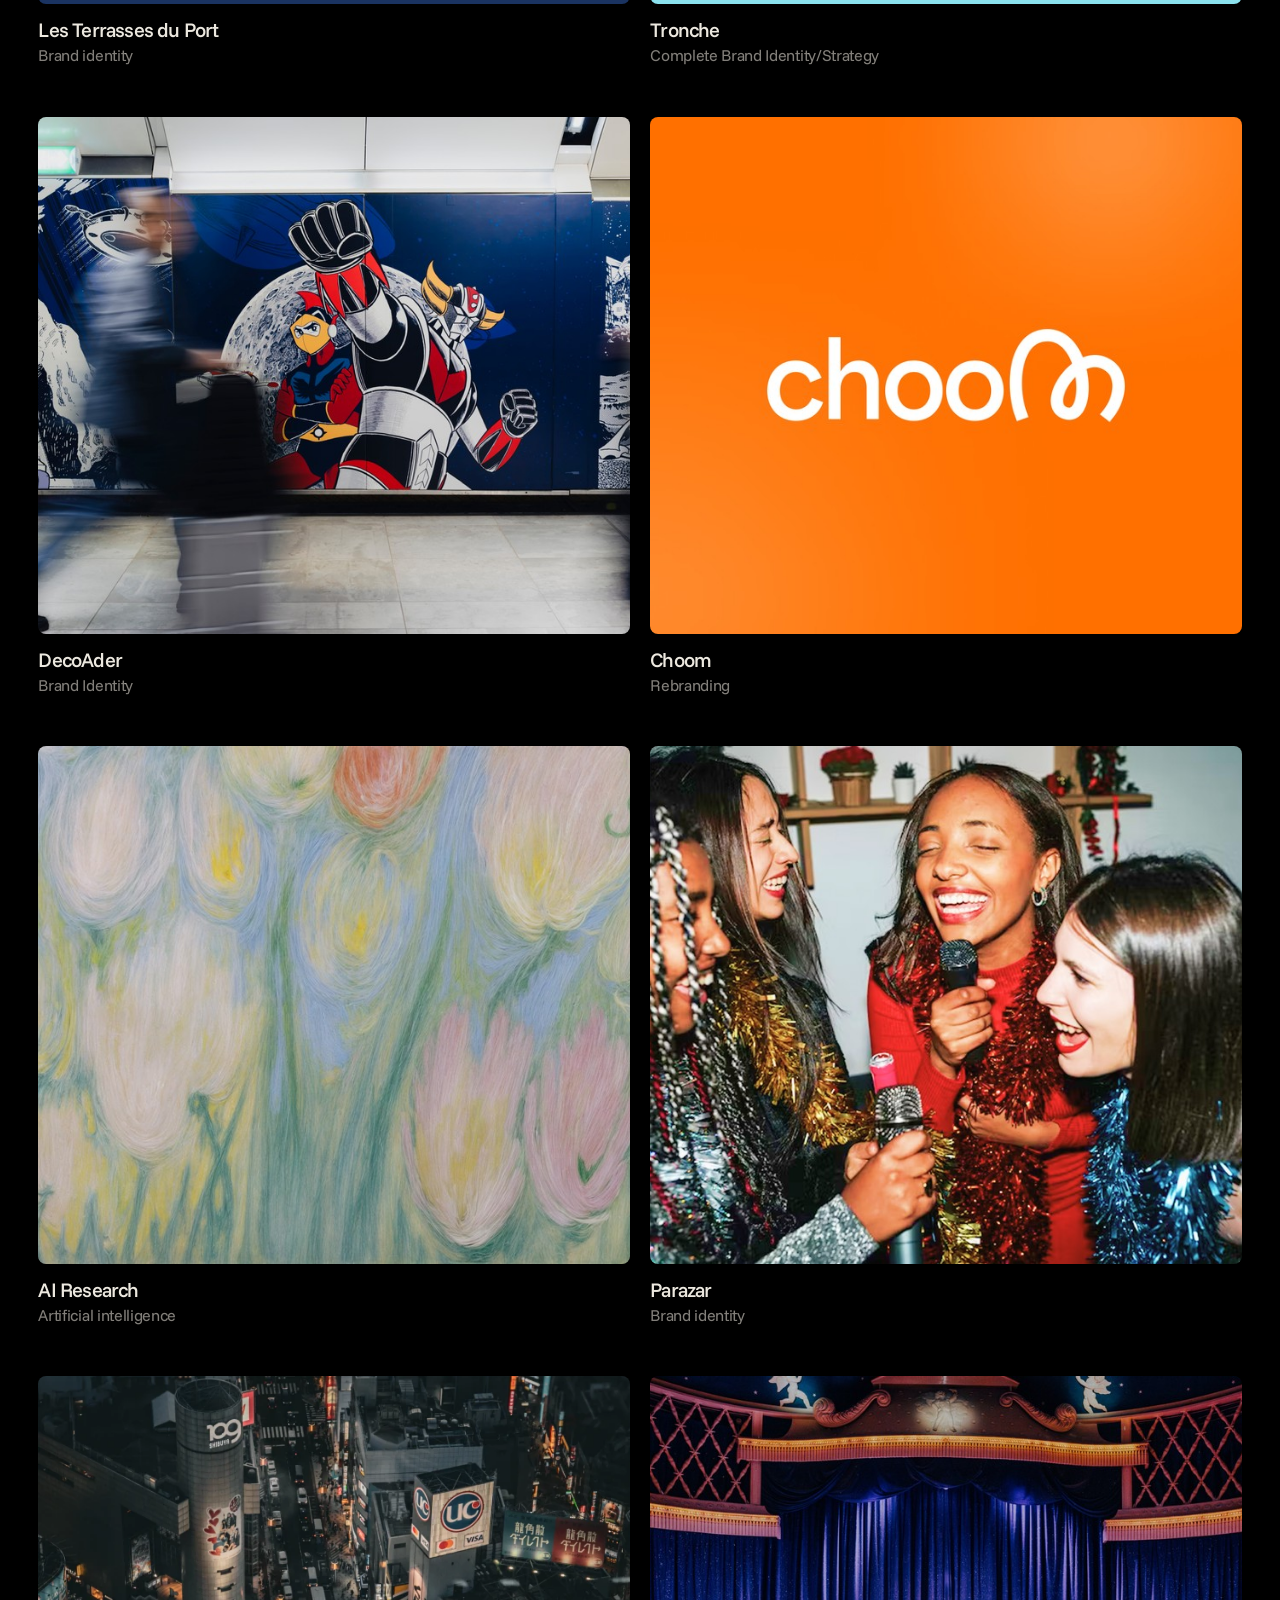
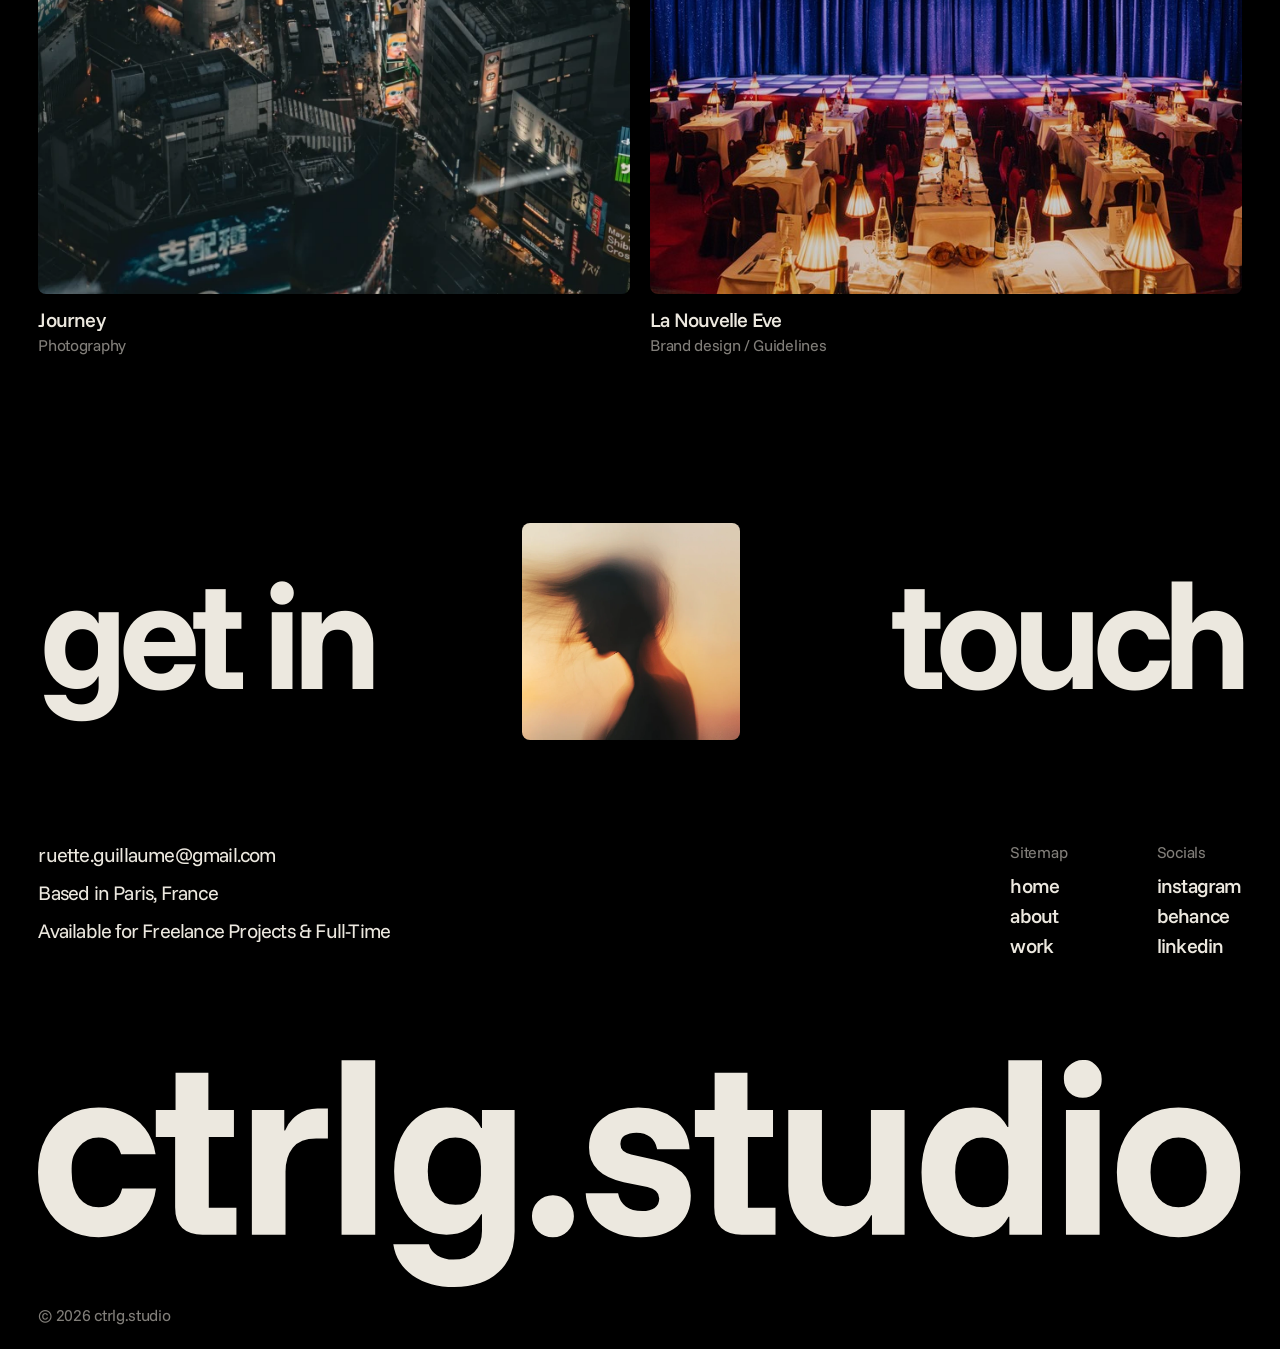
<file: work/index.html>
<!DOCTYPE html>
<html lang="en">
<head>
<meta charset="utf-8">
<meta name="viewport" content="width=device-width, initial-scale=1">
<title>Work — ctrlg.studio</title>
<meta name="description" content="Directeur artistique hybride, je jongle entre Branding, UX/UI, 3D et Motion Design pour donner vie aux identités visuelles les plus audacieuses.">
<link rel="canonical" href="https://www.ctrlg.studio/work">
<meta property="og:type" content="website">
<meta property="og:title" content="Work — ctrlg.studio">
<meta property="og:description" content="Directeur artistique hybride, je jongle entre Branding, UX/UI, 3D et Motion Design pour donner vie aux identités visuelles les plus audacieuses.">
<meta property="og:image" content="https://www.ctrlg.studio/assets/img/ejwEaP8Us4xtKXmqSY39nDfblzA.jpg">
<meta name="twitter:card" content="summary_large_image">
<link rel="icon" href="../assets/img/icon/E7GCtv5Wdnvk0hfnikVEDx9beo.jpg" media="(prefers-color-scheme: light)">
<link rel="icon" href="../assets/img/icon/Xi45OwCfgmyB5zEV0ITDAgvc1A.jpg" media="(prefers-color-scheme: dark)">
<link rel="apple-touch-icon" href="../assets/img/icon/XLSNGGpkFnvBKJPSQbhMAjzAVlg.png">
<link rel="preconnect" href="https://fonts.googleapis.com">
<link rel="preconnect" href="https://fonts.gstatic.com" crossorigin>
<link href="https://fonts.googleapis.com/css2?family=Funnel+Sans:wght@400;500;700;800&display=swap" rel="stylesheet">
<link rel="stylesheet" href="../assets/site.css">
</head>
<body class="page-work">
<header class="nav">
  <a href="../">ctrlg.studio</a>
  <a href="../work/">work</a>
  <a href="../about-me/">about me</a>
  <a href="#start-a-project">contact me</a>
</header>
<main>
<section class="page-head"><h1 class="giant">selected work</h1>
<div class="chips" role="group" aria-label="Filter projects"><button class="chip on" data-filter="all">All</button><button class="chip" data-filter="branding">branding</button><button class="chip" data-filter="packaging">packaging</button><button class="chip" data-filter="print">print</button><button class="chip" data-filter="visual identity">visual identity</button></div></section>
<section class="grid" id="work-grid"><a class="card" href="../projects/jeandaigle/" data-tags="print">
  <div class="card-img"><img src="../assets/img/thumb/Ylcezx82vO8Xy2Sv6vFupDDZoE.jpg" alt="Jean d&#x27;Aigle" loading="lazy"></div>
  <p class="card-title">Jean d&#x27;Aigle</p>
  <p class="card-type">Edition/Design</p>
</a>
<a class="card" href="../projects/noesia/" data-tags="branding|packaging|visual identity">
  <div class="card-img"><img src="../assets/img/thumb/WlyRf7NTlETWMVkRsjmvMuwiQRM.jpg" alt="Noesia" loading="lazy"></div>
  <p class="card-title">Noesia</p>
  <p class="card-type">Brand Identity &amp; Packaging</p>
</a>
<a class="card" href="../projects/lesterrassesduport/" data-tags="branding|visual identity|print">
  <div class="card-img"><img src="../assets/img/thumb/LYQkrC4CYGIRPs69ol4F5QbJsO4.png" alt="Stack of modern books and magazine with minimalist cover design on leather chair" loading="lazy"></div>
  <p class="card-title">Les Terrasses du Port</p>
  <p class="card-type">Brand identity</p>
</a>
<a class="card" href="../projects/tronche/" data-tags="branding|visual identity|print">
  <div class="card-img"><img src="../assets/img/thumb/owHd1tCIj4QijaVlaudt3rECIY.webp" alt="Tronche" loading="lazy"></div>
  <p class="card-title">Tronche</p>
  <p class="card-type">Complete Brand Identity/Strategy</p>
</a>
<a class="card" href="../projects/decoader/" data-tags="branding|visual identity">
  <div class="card-img"><img src="../assets/img/thumb/SiF8T8muMqtxEmo3zVsHYT2HSHo.jpg" alt="DecoAder" loading="lazy"></div>
  <p class="card-title">DecoAder</p>
  <p class="card-type">Brand Identity</p>
</a>
<a class="card" href="../projects/choom/" data-tags="branding|visual identity">
  <div class="card-img"><img src="../assets/img/thumb/s4HsCCDfLiOcMVcYCY2sBLLPDg.jpg" alt="Choom" loading="lazy"></div>
  <p class="card-title">Choom</p>
  <p class="card-type">Rebranding</p>
</a>
<a class="card" href="../projects/airesearch/" data-tags="">
  <div class="card-img"><img src="../assets/img/thumb/R8ezaAUenysr0Sp5JB8H8B2Ds.jpg" alt="AI Research" loading="lazy"></div>
  <p class="card-title">AI Research</p>
  <p class="card-type">Artificial intelligence</p>
</a>
<a class="card" href="../projects/parazar/" data-tags="branding|visual identity">
  <div class="card-img"><img src="../assets/img/thumb/MZXdiqGXW1d3FAalmHiJskdzc.jpg" alt="Parazar" loading="lazy"></div>
  <p class="card-title">Parazar</p>
  <p class="card-type">Brand identity</p>
</a>
<a class="card" href="../projects/journey/" data-tags="">
  <div class="card-img"><img src="../assets/img/thumb/0tO10g51TWdZGWiPdgmeVK1OA.webp" alt="Journey" loading="lazy"></div>
  <p class="card-title">Journey</p>
  <p class="card-type">Photography</p>
</a>
<a class="card" href="../projects/lanouvelleeve/" data-tags="branding|visual identity">
  <div class="card-img"><img src="../assets/img/thumb/kgeU7g8xzZLsQP1tIprSNGIU0Y.jpg" alt="La Nouvelle Eve" loading="lazy"></div>
  <p class="card-title">La Nouvelle Eve</p>
  <p class="card-type">Brand design / Guidelines</p>
</a></section>
</main>
<section class="contact" id="start-a-project">
  <a class="touch" href="mailto:ruette.guillaume@gmail.com" aria-label="Get in touch : ruette.guillaume@gmail.com">
    <span>get in</span><span class="touch-img" aria-hidden="true"><img src="../assets/img/thumb/xdIba7T9OITd6Ifk8z2QkeECTxo.webp" alt="" loading="lazy" class=on><img src="../assets/img/thumb/4NVG9xzdYVcIi4qHlxy72f76fD8.webp" alt="" loading="lazy"><img src="../assets/img/thumb/mYzcoEc5UO12bSwM6azHtpSOT9c.webp" alt="" loading="lazy"><img src="../assets/img/thumb/rgD8n8QU8lr5CqWo4wyY462b2k.png" alt="" loading="lazy"></span><span>touch</span>
  </a>
</section>
<footer class="foot">
  <div class="foot-top">
    <div class="foot-info">
      <a href="mailto:ruette.guillaume@gmail.com">ruette.guillaume@gmail.com</a>
      <p>Based in Paris, France</p>
      <p>Available for Freelance Projects &amp; Full-Time</p>
    </div>
    <nav class="foot-links">
      <div><p class="label">Sitemap</p><ul>
        <li><a href="../">home</a></li>
        <li><a href="../about-me/">about</a></li>
        <li><a href="../work/">work</a></li></ul></div>
      <div><p class="label">Socials</p><ul><li><a href="https://www.instagram.com/" target="_blank" rel="noopener">instagram</a></li><li><a href="https://www.behance.net/" target="_blank" rel="noopener">behance</a></li><li><a href="https://www.linkedin.com/" target="_blank" rel="noopener">linkedin</a></li></ul></div>
    </nav>
  </div>
  <div class="foot-logo"><svg xmlns="http://www.w3.org/2000/svg" viewBox="0 0 776 147" fill="none" role="img" aria-label="ctrlg.studio"><path fill="currentColor" d="M39.119 114.275q-11.253 0-20.096-5.091-8.841-5.225-13.932-14.602T0 72.477q0-12.861 5.09-22.239 5.092-9.378 13.933-14.468 8.842-5.091 20.096-5.091 9.378 0 17.148 3.483t12.86 10.181q5.226 6.699 6.699 16.479H53.587q-1.607-5.359-5.492-8.039-3.751-2.813-8.976-2.813-7.77 0-12.593 6.029c-4.823 6.029-4.823 9.511-4.823 16.478q0 10.316 4.823 16.478 4.823 6.029 12.593 6.029 5.626 0 9.645-2.948 4.02-2.947 5.493-9.11h21.837q-1.34 10.316-6.564 17.282-5.091 6.966-12.995 10.584-7.905 3.483-17.416 3.483m67.001-1.608q-8.44 0-13.13-4.287-4.554-4.421-4.554-13.396V49.702h-12.46V32.286h12.728V8.172h21.167v24.114h16.478v17.416h-16.21v45.55h17.817v17.415zm31.807 0v-80.38h20.899v13.262h.536q2.679-6.564 8.038-10.315 5.492-3.885 12.861-3.885h6.698V50.64h-7.636q-10.181 0-15.005 5.895-4.689 5.895-4.689 15.54v40.592zm57.845 0V.134h21.702v112.533zm72.753 33.76q-16.21 0-26.928-7.502-10.584-7.502-12.459-20.095h22.909q1.34 4.689 5.492 7.234 4.287 2.679 10.45 2.679 8.44 0 13.397-4.956 4.956-4.957 4.956-13.531V99.538h-.535q-3.484 6.43-9.11 9.78t-13.263 3.349q-9.913 0-17.55-5.224-7.636-5.225-11.923-14.469t-4.287-21.301q0-12.191 4.287-21.3 4.287-9.244 11.923-14.47 7.637-5.224 17.55-5.224 7.77 0 13.397 3.349 5.76 3.35 8.976 9.78h.535V32.286h21.034v78.238q0 16.745-10.316 26.258-10.316 9.645-28.535 9.645m.67-53.051q7.635 0 12.057-5.09 4.42-5.225 4.421-13.934v-5.626q0-8.574-4.421-13.665t-12.057-5.09q-8.172 0-12.995 5.894t-4.823 15.808q0 9.915 4.823 15.808 4.823 5.895 12.995 5.895m62.893 20.899q-5.626 0-9.645-3.885-3.885-4.02-3.885-9.646t3.885-9.512q4.019-4.019 9.645-4.019 5.628 0 9.512 4.02 4.02 3.885 4.019 9.511t-4.019 9.646q-3.884 3.885-9.512 3.885m56.642 0q-15.54 0-25.186-7.636t-10.316-20.631h20.899q.938 5.492 4.957 8.44 4.018 2.947 10.584 2.947 5.224 0 8.038-2.01 2.947-2.01 2.947-6.028 0-5.626-7.636-7.368l-15.273-3.216q-22.372-4.957-22.372-22.372 0-11.656 8.708-18.622 8.841-7.1 23.042-7.1 14.335 0 23.311 7.368 9.11 7.235 9.779 19.56h-20.899q-.938-5.225-4.421-7.905-3.483-2.813-8.976-2.813-4.688 0-7.502 1.875t-2.813 5.493q0 2.679 1.741 4.287 1.876 1.608 5.225 2.412l15.809 3.483q11.253 2.411 16.88 8.038 5.76 5.493 5.76 15.138 0 12.325-8.708 19.56-8.708 7.1-23.578 7.1m65.081-1.608q-8.44 0-13.129-4.287-4.555-4.421-4.555-13.396V49.702h-12.459V32.286h12.727V8.172h21.167v24.114h16.478v17.416h-16.21v45.55h17.818v17.415zm59.271 1.474q-8.708 0-15.273-4.153t-10.315-11.521q-3.617-7.503-3.617-17.282V32.286h21.702v44.612q0 8.172 3.886 12.86 4.019 4.556 11.253 4.556 7.502 0 11.923-4.823 4.555-4.958 4.555-13.263V32.286h21.703v80.381h-21.033v-12.459h-.536q-3.35 6.698-9.646 10.316-6.162 3.617-14.602 3.617m90.089.134q-9.913 0-17.55-5.225-7.501-5.359-11.655-14.736-4.153-9.512-4.153-21.837 0-12.459 4.153-21.837 4.154-9.511 11.655-14.736 7.637-5.226 17.55-5.225 15.54 0 22.105 12.593h.536V.134h21.703v112.533h-21.033v-11.521h-.536q-6.966 13.13-22.775 13.129m5.895-19.291q7.904 0 12.325-5.091t4.421-13.799V68.86q0-8.708-4.421-13.8-4.421-5.09-12.325-5.09-8.038 0-12.861 6.163-4.689 6.028-4.689 16.344t4.689 16.478q4.823 6.029 12.861 6.029m53.914 17.683v-80.38h21.702v80.38zm10.851-88.285q-5.091 0-8.708-3.483-3.483-3.617-3.483-8.708c0-5.091 1.161-6.252 3.483-8.574Q668.74 0 673.831 0c5.091 0 6.252 1.206 8.574 3.617q3.617 3.483 3.617 8.574c0 5.091-1.206 6.297-3.617 8.708q-3.483 3.483-8.574 3.483m61.768 89.893q-11.388 0-20.497-5.091-8.976-5.225-14.201-14.602-5.091-9.378-5.091-22.105 0-12.861 5.091-22.239 5.225-9.378 14.201-14.468 9.11-5.091 20.497-5.091 11.789 0 20.631 5.09 8.976 5.09 14.067 14.47 5.09 9.376 5.09 22.238 0 12.726-5.09 22.239-5.091 9.377-14.201 14.468-8.976 5.091-20.497 5.091m0-19.291q8.172 0 13.129-6.03 4.956-6.161 4.956-16.477 0-10.45-4.956-16.478-4.957-6.03-13.129-6.029-7.904 0-12.995 6.029-5.091 6.028-5.091 16.478 0 10.316 5.091 16.478 5.09 6.029 12.995 6.029"/></svg></div>
  <p class="copy">© 2026 ctrlg.studio</p>
</footer>
<script src="../assets/site.js" defer></script>
</body>
</html>
</file>
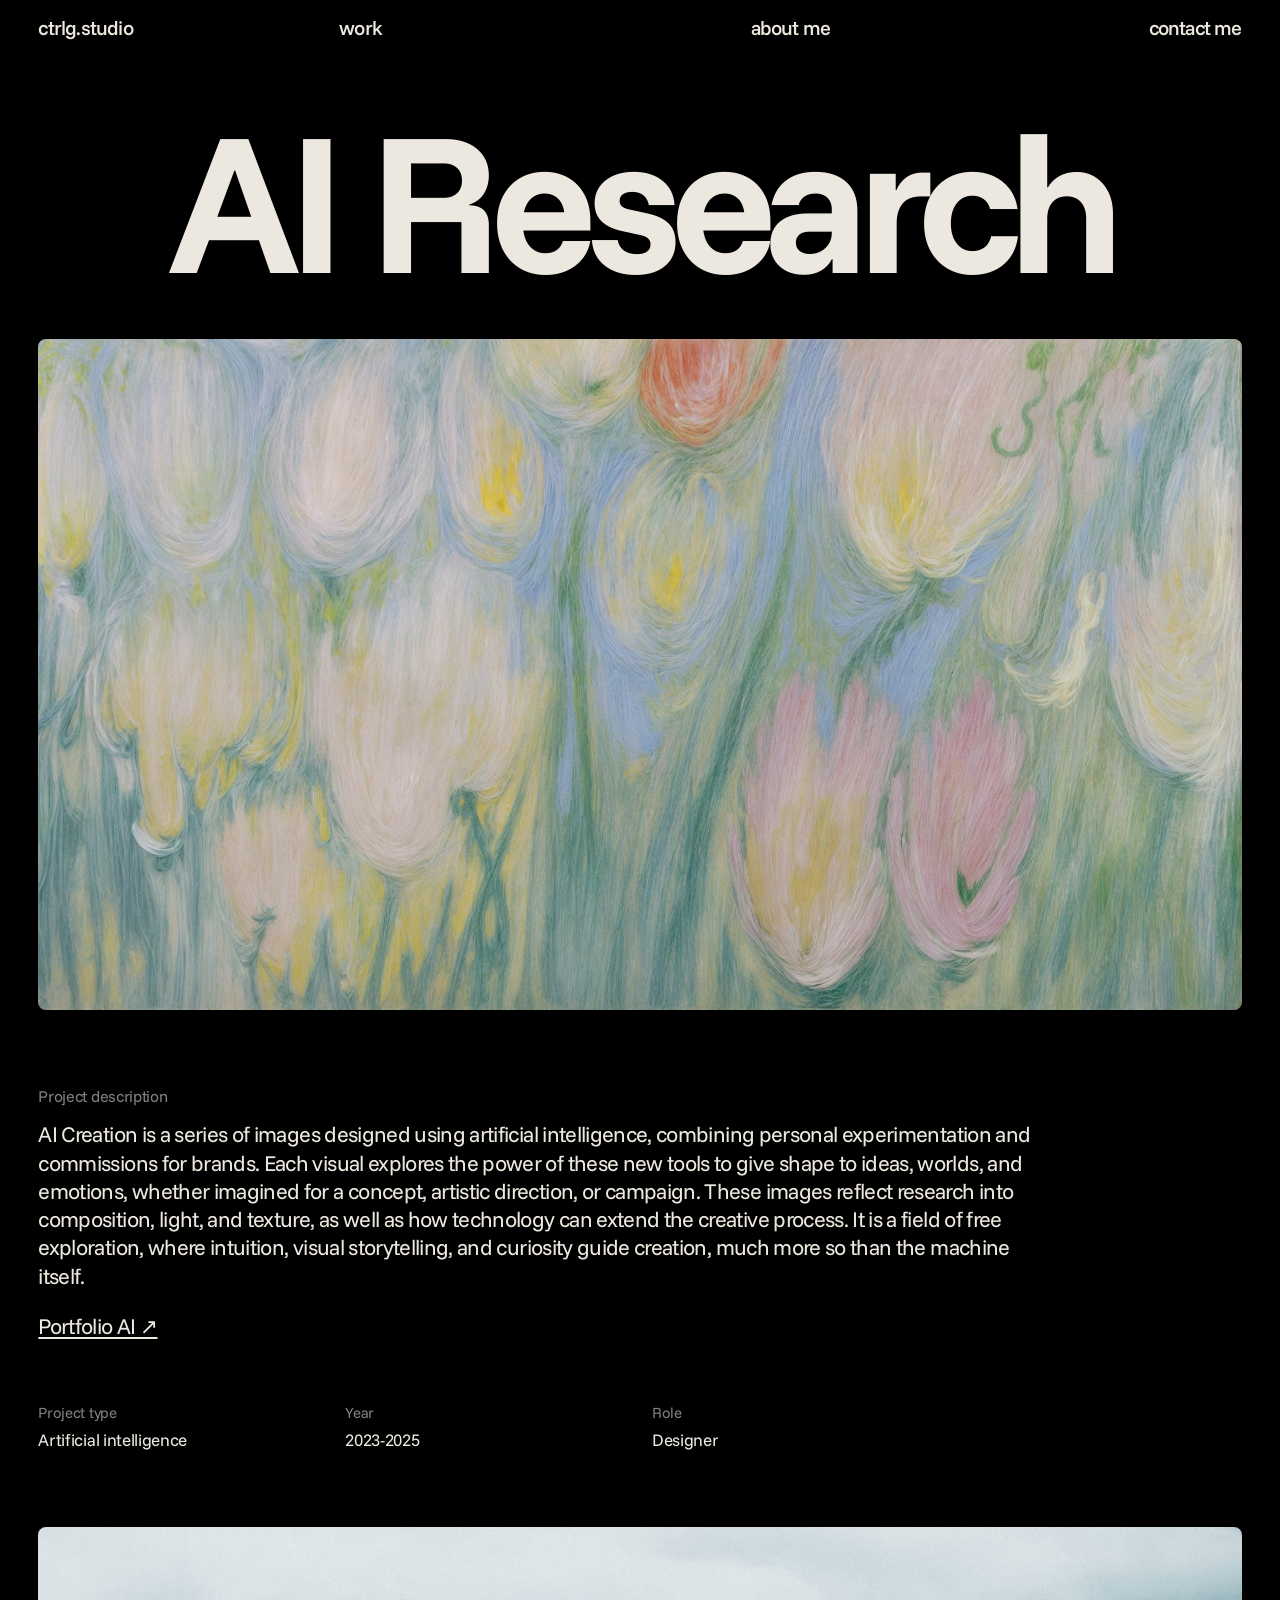
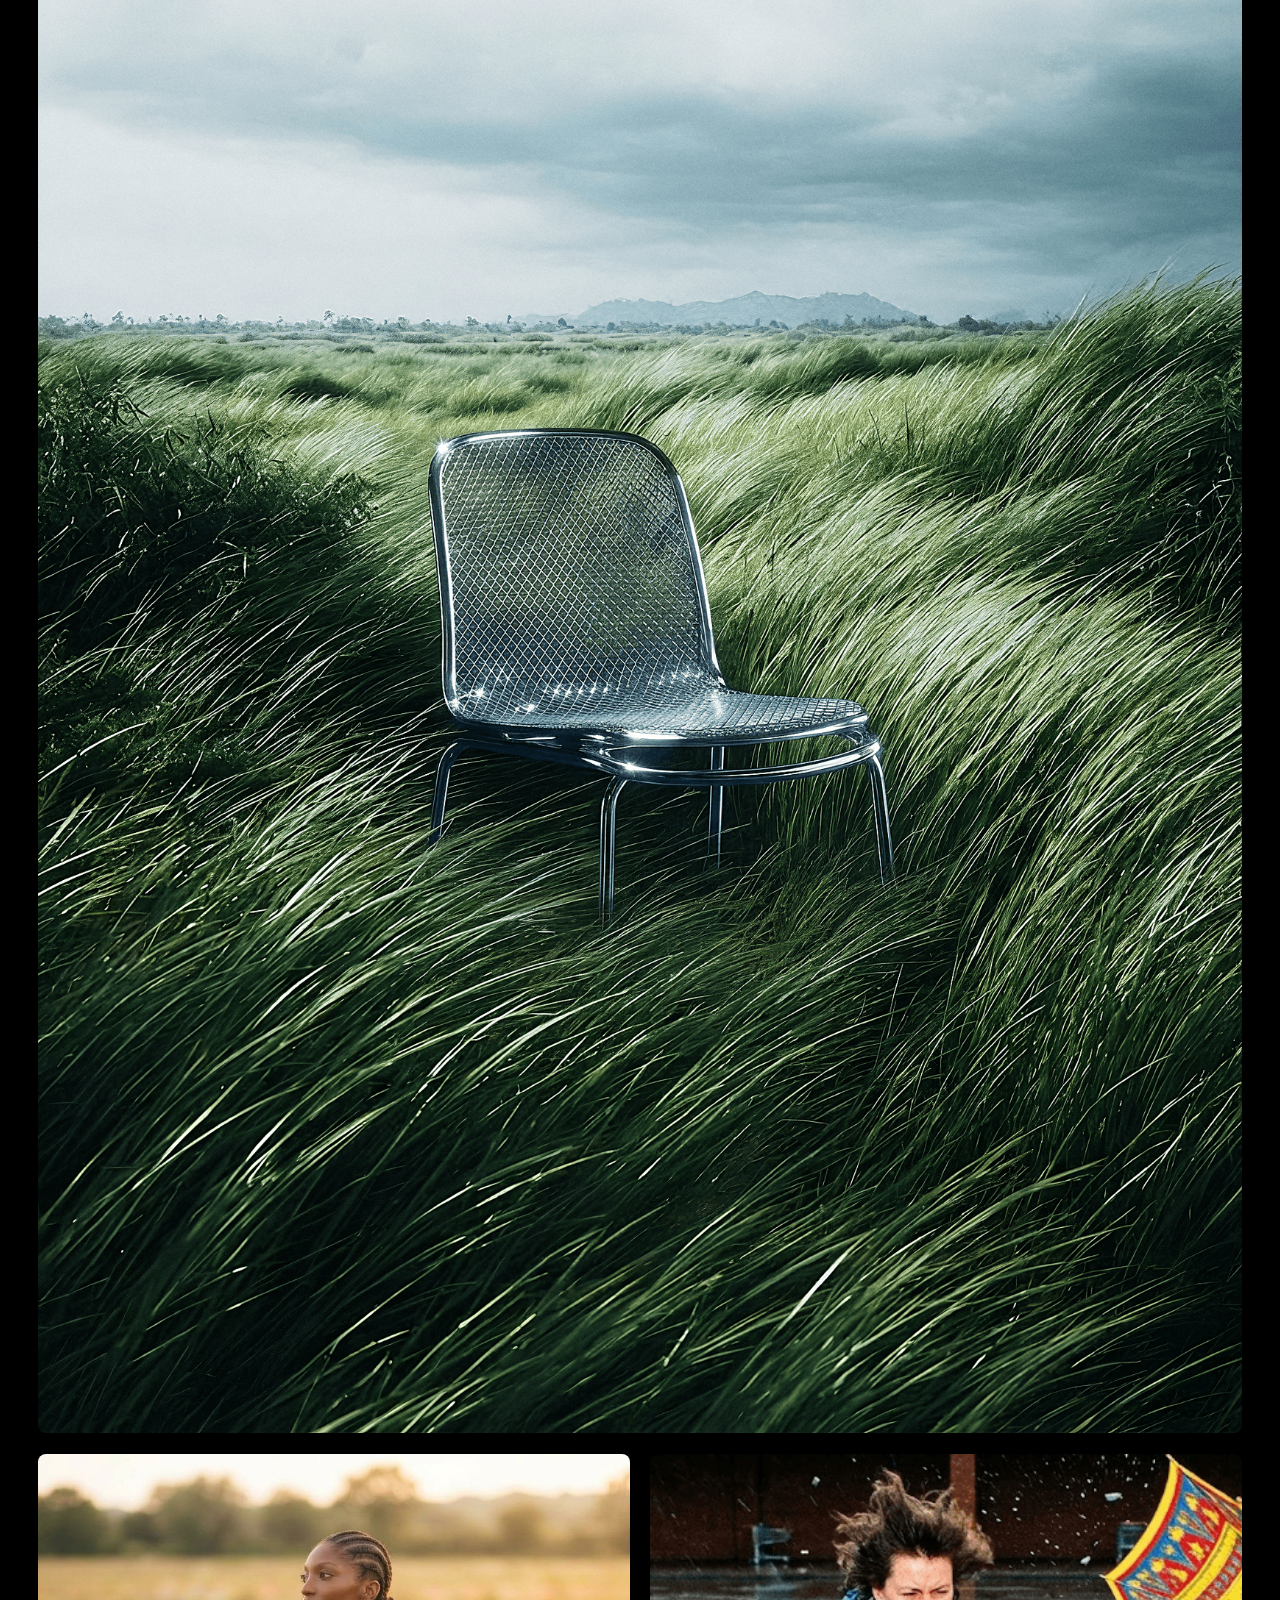
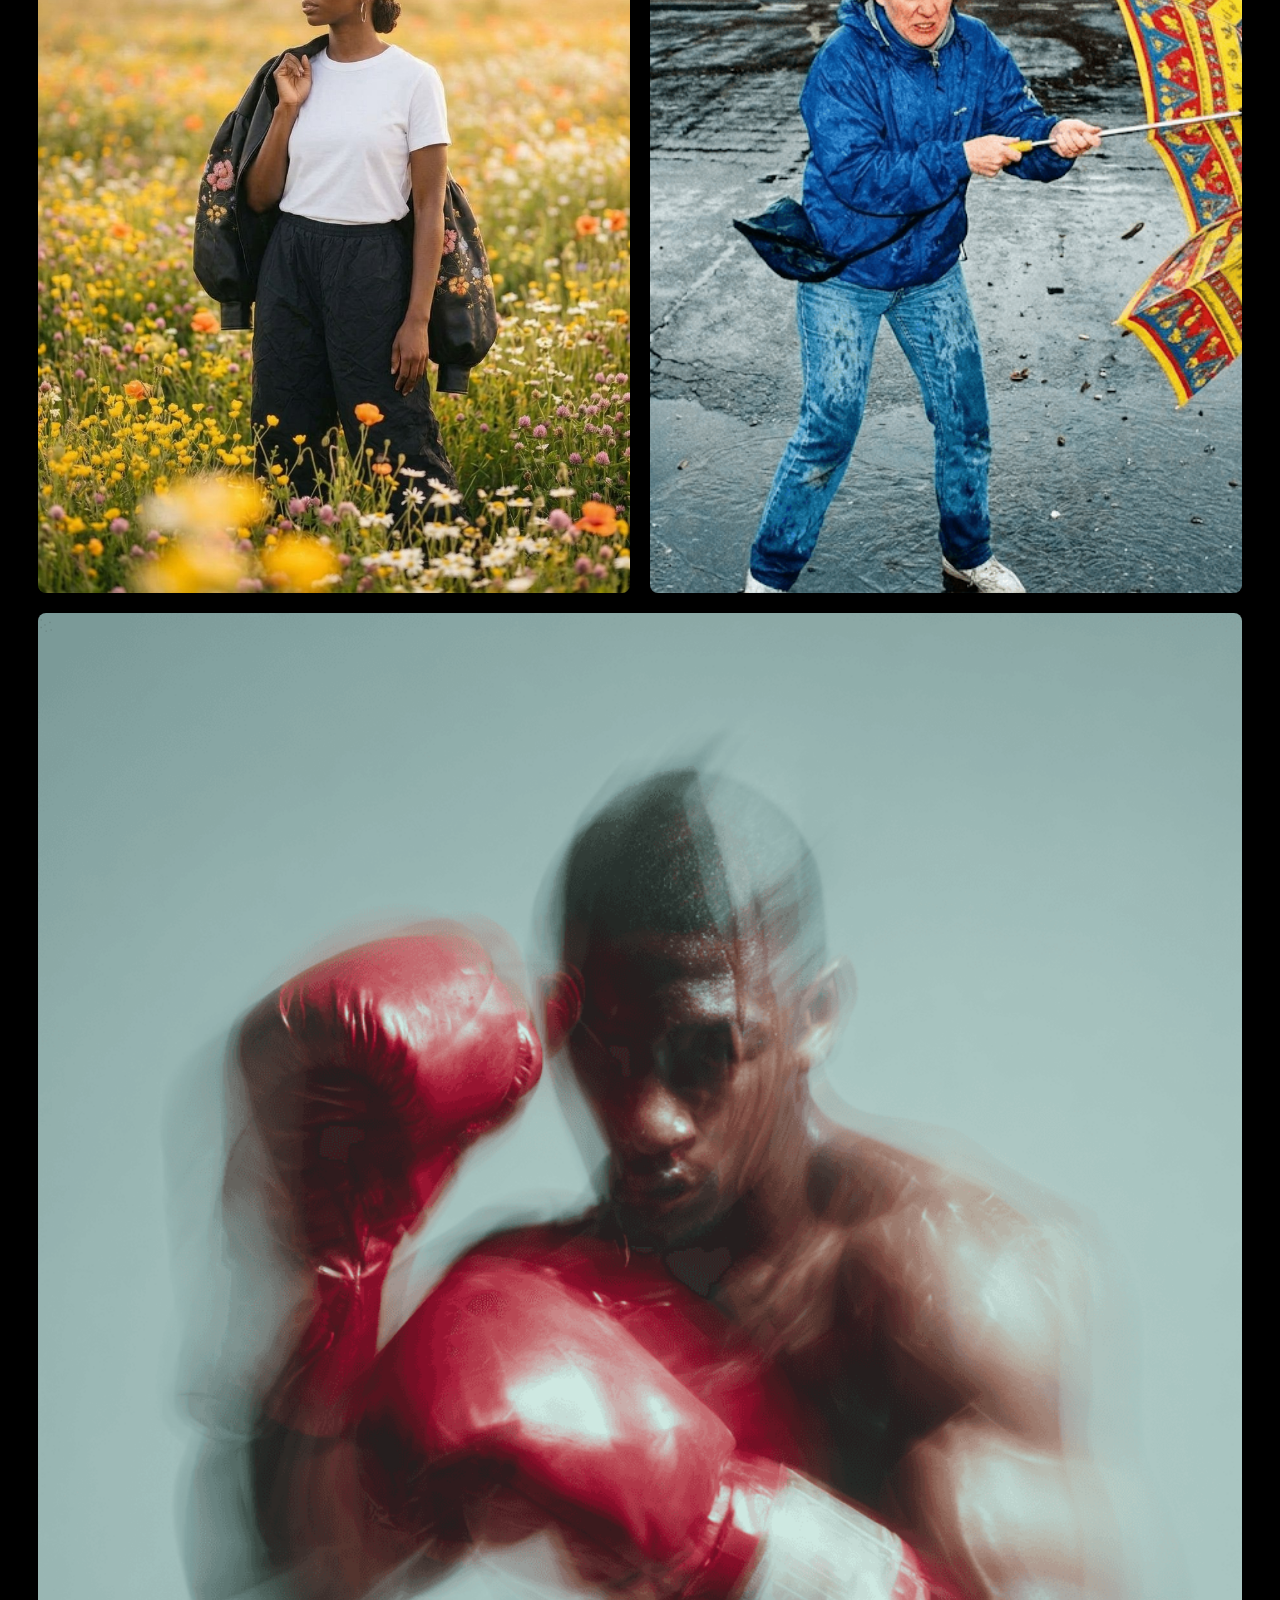
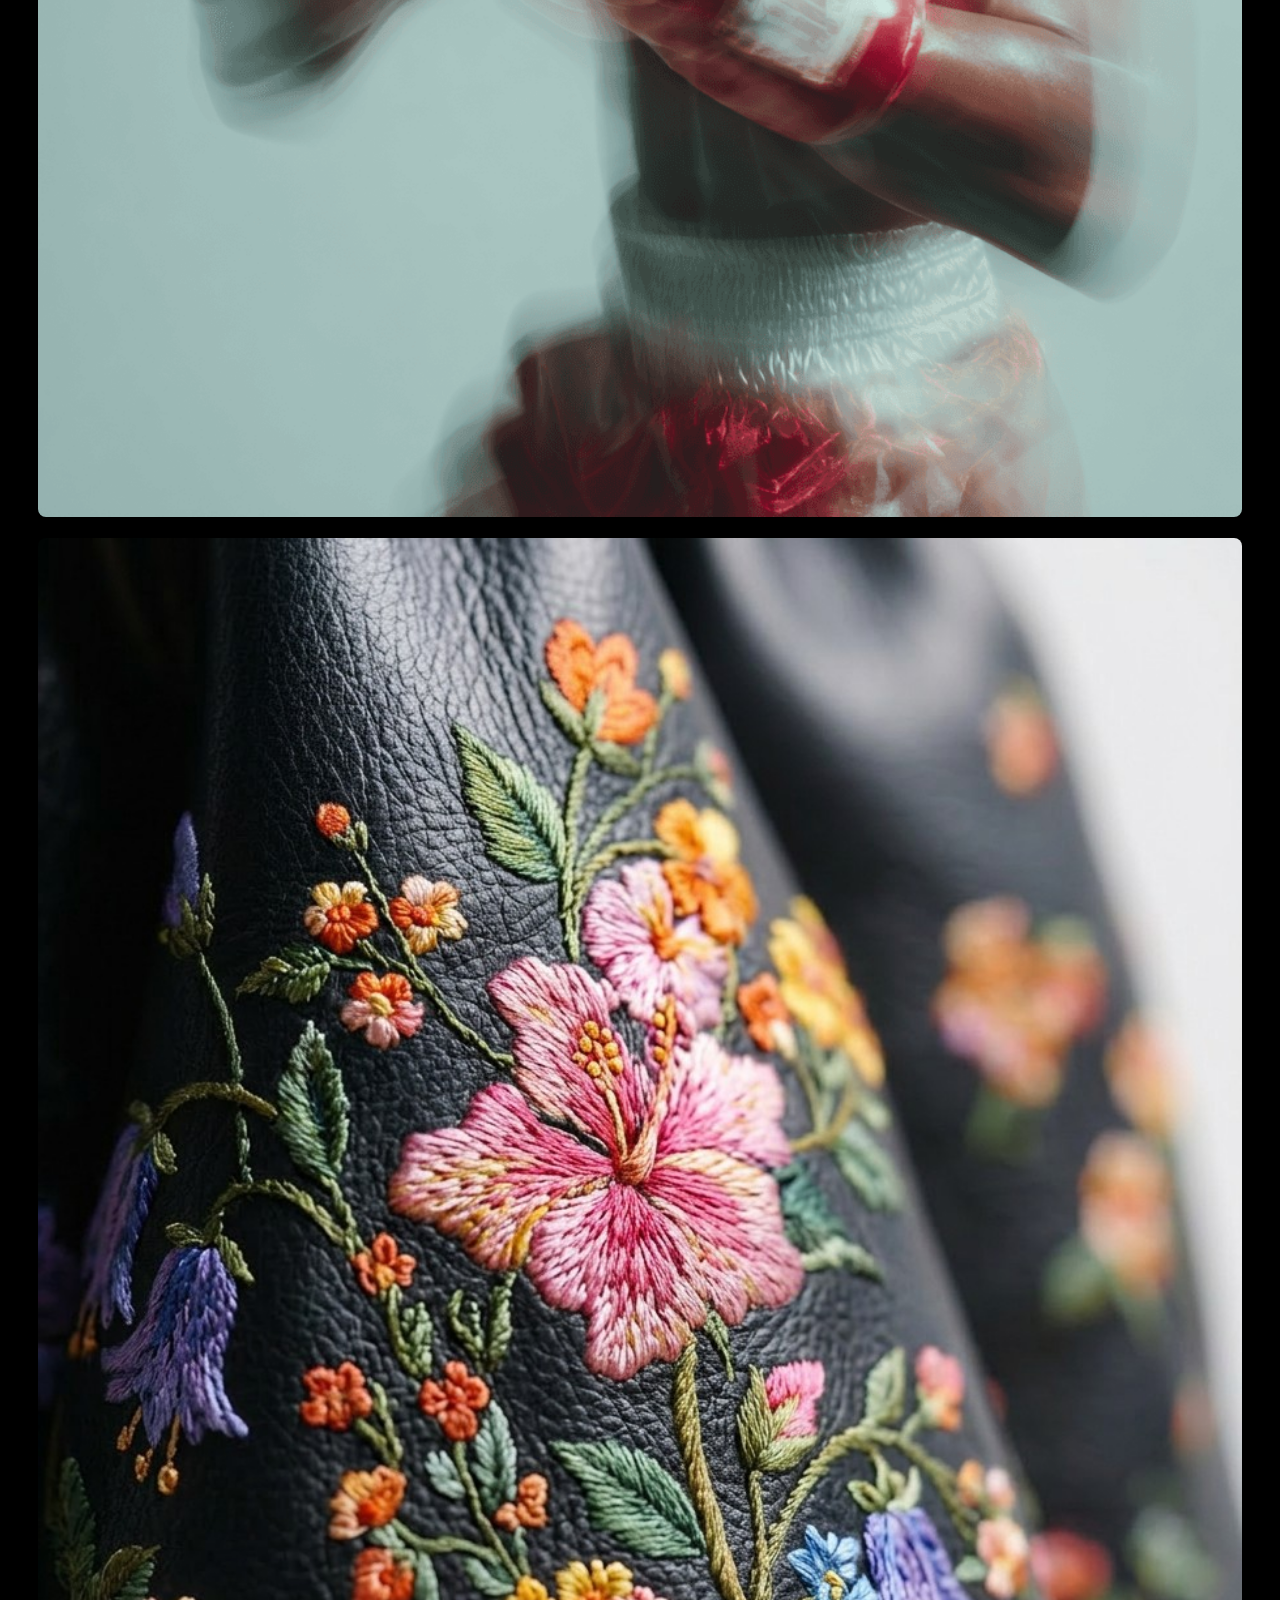
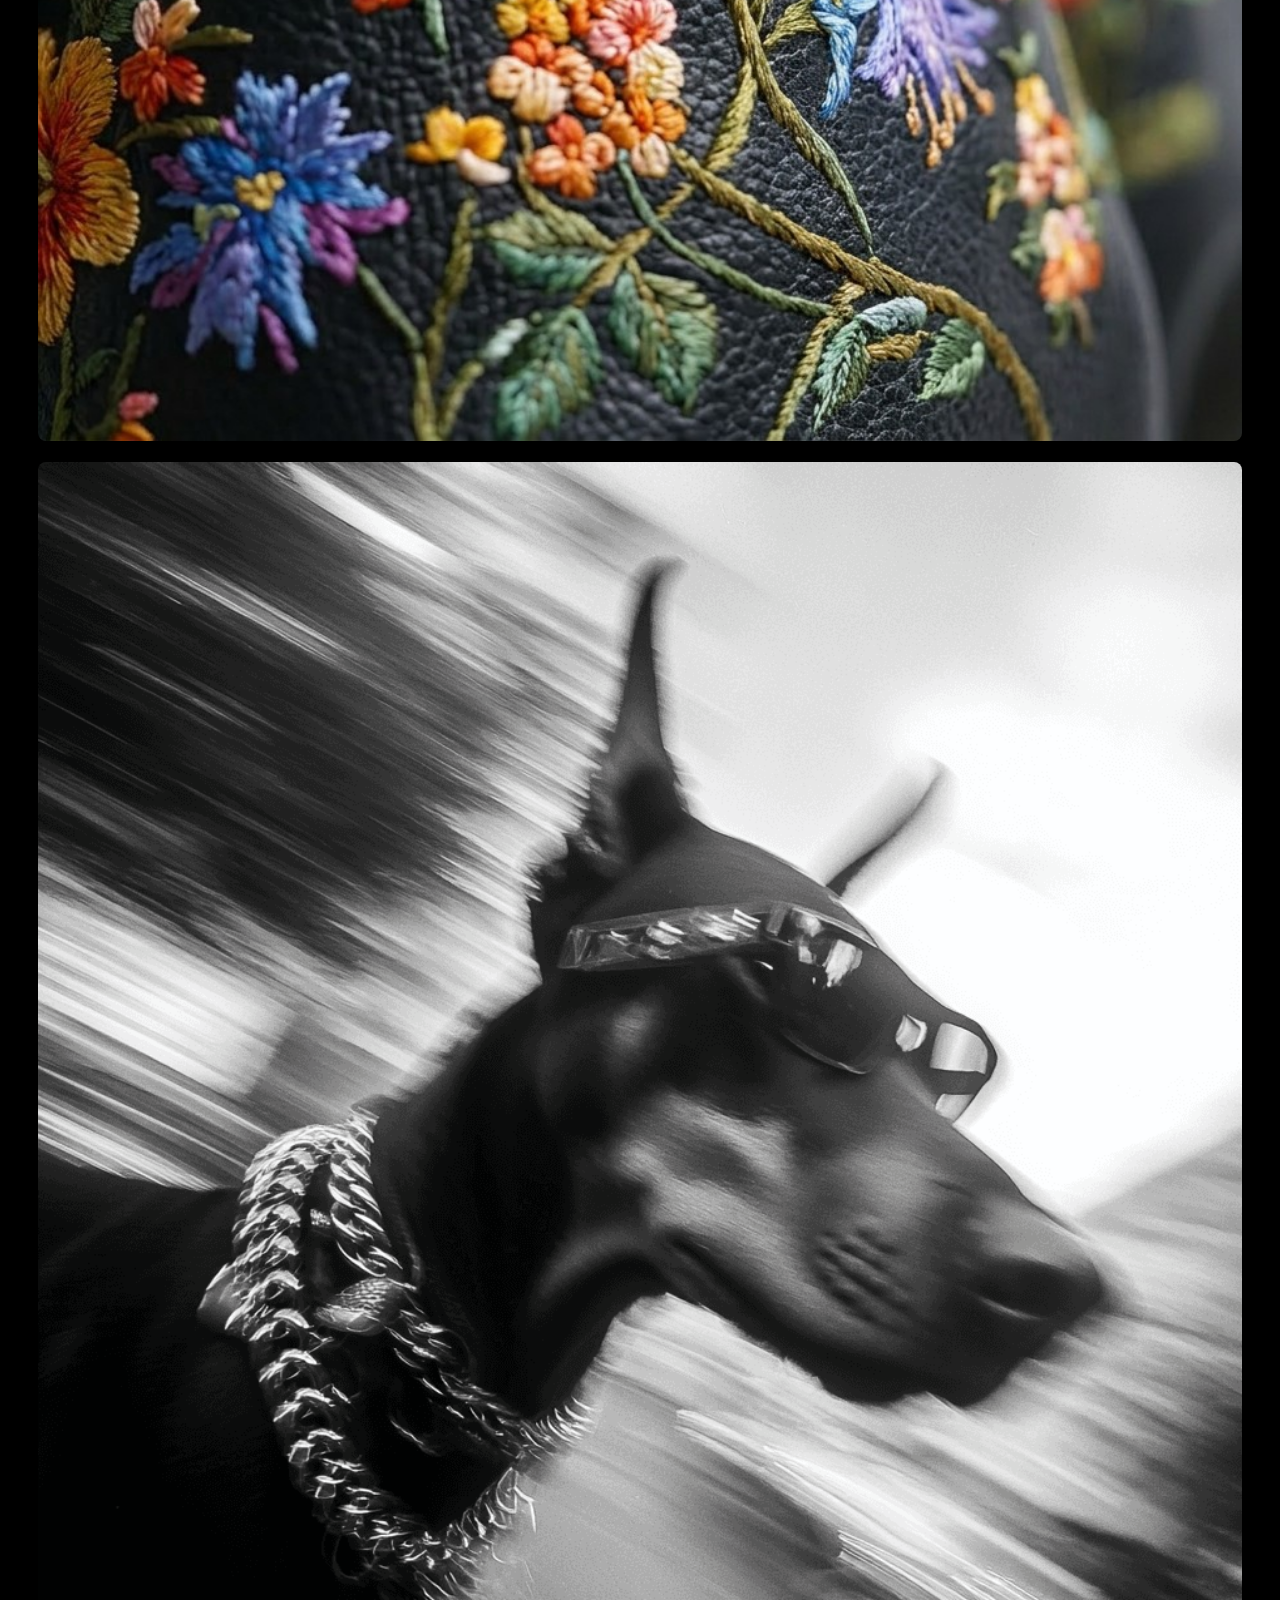
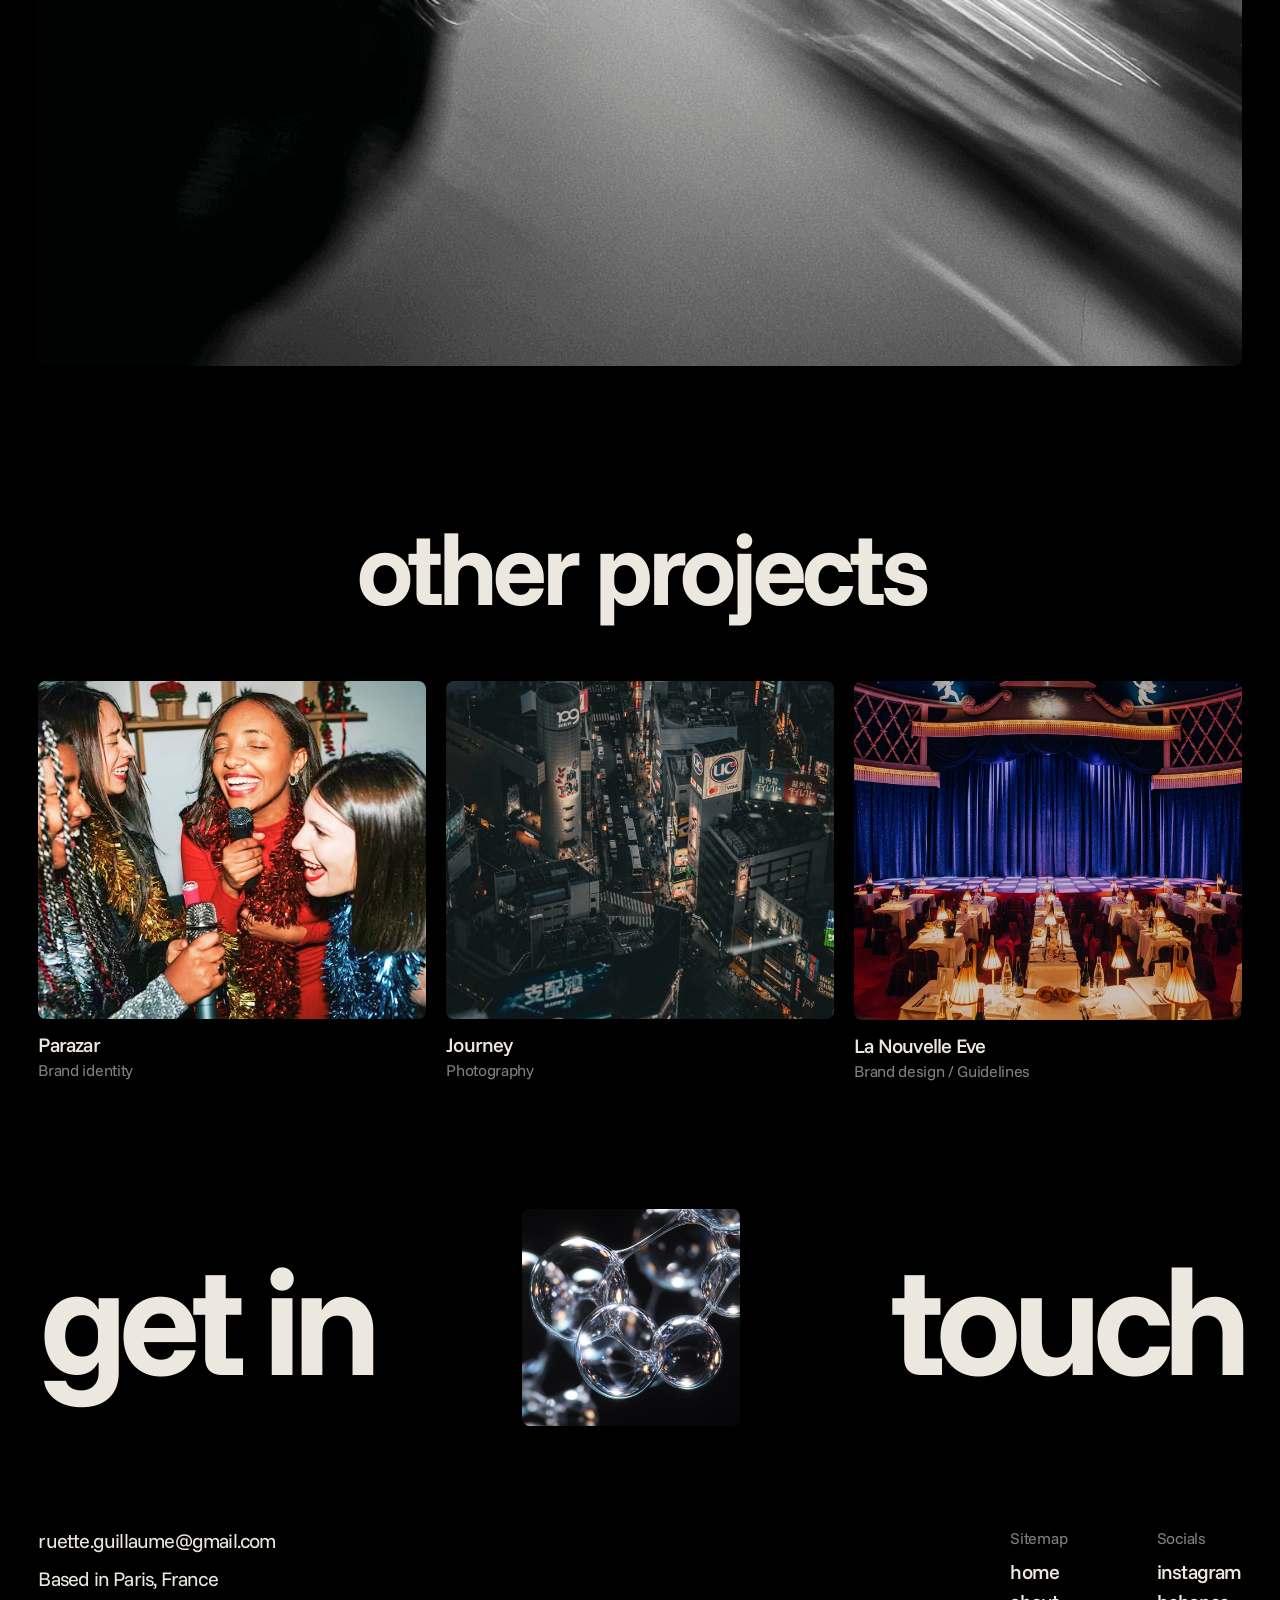
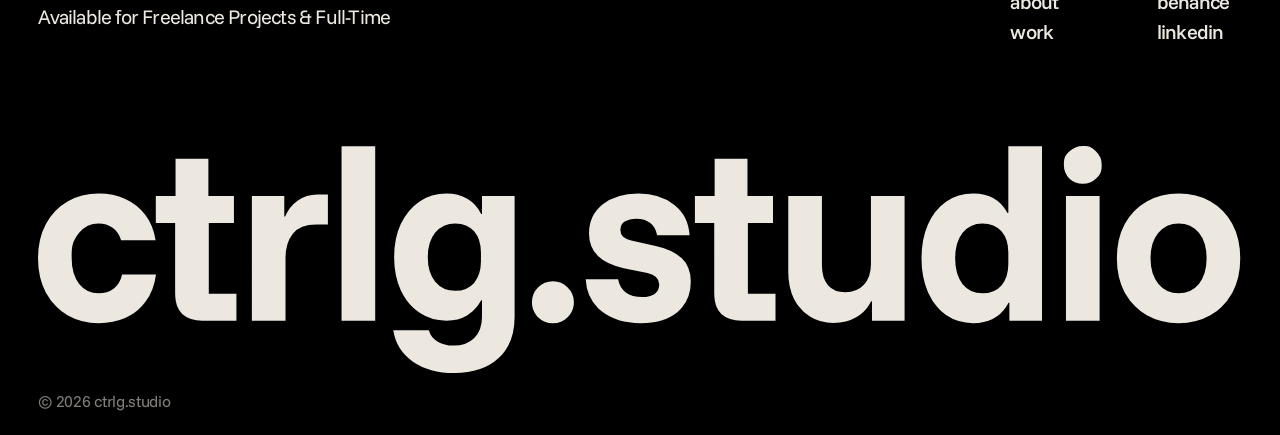
<file: projects/airesearch/index.html>
<!DOCTYPE html>
<html lang="en">
<head>
<meta charset="utf-8">
<meta name="viewport" content="width=device-width, initial-scale=1">
<title>AI Research — ctrlg.studio</title>
<meta name="description" content="AI Creation is a series of images designed using artificial intelligence, combining personal experimentation and commissions for brands. Each visual…">
<link rel="canonical" href="https://www.ctrlg.studio/projects/airesearch">
<meta property="og:type" content="website">
<meta property="og:title" content="AI Research — ctrlg.studio">
<meta property="og:description" content="AI Creation is a series of images designed using artificial intelligence, combining personal experimentation and commissions for brands. Each visual…">
<meta property="og:image" content="https://www.ctrlg.studio/assets/img/R8ezaAUenysr0Sp5JB8H8B2Ds.jpg">
<meta name="twitter:card" content="summary_large_image">
<link rel="icon" href="../../assets/img/icon/E7GCtv5Wdnvk0hfnikVEDx9beo.jpg" media="(prefers-color-scheme: light)">
<link rel="icon" href="../../assets/img/icon/Xi45OwCfgmyB5zEV0ITDAgvc1A.jpg" media="(prefers-color-scheme: dark)">
<link rel="apple-touch-icon" href="../../assets/img/icon/XLSNGGpkFnvBKJPSQbhMAjzAVlg.png">
<link rel="preconnect" href="https://fonts.googleapis.com">
<link rel="preconnect" href="https://fonts.gstatic.com" crossorigin>
<link href="https://fonts.googleapis.com/css2?family=Funnel+Sans:wght@400;500;700;800&display=swap" rel="stylesheet">
<link rel="stylesheet" href="../../assets/site.css">
</head>
<body class="page-project">
<header class="nav">
  <a href="../../">ctrlg.studio</a>
  <a href="../../work/">work</a>
  <a href="../../about-me/">about me</a>
  <a href="#start-a-project">contact me</a>
</header>
<main>
<section class="proj-head"><h1 class="giant center">AI Research</h1>
<div class="proj-cover"><img src="../../assets/img/R8ezaAUenysr0Sp5JB8H8B2Ds.jpg" alt="AI Research"></div></section>
<section class="proj-info">
  <p class="label">Project description</p>
  <div class="proj-desc"><p>AI Creation is a series of images designed using artificial intelligence, combining personal experimentation and commissions for brands. Each visual explores the power of these new tools to give shape to ideas, worlds, and emotions, whether imagined for a concept, artistic direction, or campaign. These images reflect research into composition, light, and texture, as well as how technology can extend the creative process. It is a field of free exploration, where intuition, visual storytelling, and curiosity guide creation, much more so than the machine itself.</p><p><a class="ul" href="https://drive.google.com/file/d/1bQwfn_RnxcuBV90c2NYVBHxn9l5OP9ub/view?usp=sharing" target="_blank" rel="noopener">Portfolio AI ↗</a></p></div>
  <div class="proj-meta"><div><p class='label'>Project type</p><p>Artificial intelligence</p></div><div><p class='label'>Year</p><p>2023-2025</p></div><div><p class='label'>Role</p><p>Designer</p></div></div>
</section>
<section class="gallery"><div class="g-item"><img src="../../assets/img/n3llI2T5D2LTpDBYWltSWAG6Lo.png" alt="AI Research" loading="lazy"></div><div class="g-pair"><div class="g-item"><img src="../../assets/img/IBfY8acg1698ARKtVNN1jVxcN0w.jpg" alt="AI Research" loading="lazy"></div><div class="g-item"><img src="../../assets/img/ha9EWEoQ5kkk1vZpfiUbpj3o54.png" alt="AI Research" loading="lazy"></div></div><div class="g-item"><img src="../../assets/img/PKMYJi3TFUIvysPLyrWC11a9JY.png" alt="AI Research" loading="lazy"></div><div class="g-item"><img src="../../assets/img/ZRGrkwBuvVTEwcH0A5GSktpPAc.jpg" alt="AI Research" loading="lazy"></div><div class="g-item"><img src="../../assets/img/c0W9v9FjjTCwYpNiwfTzu1dSjto.png" alt="AI Research" loading="lazy"></div></section>
<section class="others"><h2 class="big">other projects</h2><div class="grid three"><a class="card" href="../../projects/parazar/" data-tags="branding|visual identity">
  <div class="card-img"><img src="../../assets/img/thumb/MZXdiqGXW1d3FAalmHiJskdzc.jpg" alt="Parazar" loading="lazy"></div>
  <p class="card-title">Parazar</p>
  <p class="card-type">Brand identity</p>
</a>
<a class="card" href="../../projects/journey/" data-tags="">
  <div class="card-img"><img src="../../assets/img/thumb/0tO10g51TWdZGWiPdgmeVK1OA.webp" alt="Journey" loading="lazy"></div>
  <p class="card-title">Journey</p>
  <p class="card-type">Photography</p>
</a>
<a class="card" href="../../projects/lanouvelleeve/" data-tags="branding|visual identity">
  <div class="card-img"><img src="../../assets/img/thumb/kgeU7g8xzZLsQP1tIprSNGIU0Y.jpg" alt="La Nouvelle Eve" loading="lazy"></div>
  <p class="card-title">La Nouvelle Eve</p>
  <p class="card-type">Brand design / Guidelines</p>
</a></div></section>
</main>
<section class="contact" id="start-a-project">
  <a class="touch" href="mailto:ruette.guillaume@gmail.com" aria-label="Get in touch : ruette.guillaume@gmail.com">
    <span>get in</span><span class="touch-img" aria-hidden="true"><img src="../../assets/img/thumb/xdIba7T9OITd6Ifk8z2QkeECTxo.webp" alt="" loading="lazy" class=on><img src="../../assets/img/thumb/4NVG9xzdYVcIi4qHlxy72f76fD8.webp" alt="" loading="lazy"><img src="../../assets/img/thumb/mYzcoEc5UO12bSwM6azHtpSOT9c.webp" alt="" loading="lazy"><img src="../../assets/img/thumb/rgD8n8QU8lr5CqWo4wyY462b2k.png" alt="" loading="lazy"></span><span>touch</span>
  </a>
</section>
<footer class="foot">
  <div class="foot-top">
    <div class="foot-info">
      <a href="mailto:ruette.guillaume@gmail.com">ruette.guillaume@gmail.com</a>
      <p>Based in Paris, France</p>
      <p>Available for Freelance Projects &amp; Full-Time</p>
    </div>
    <nav class="foot-links">
      <div><p class="label">Sitemap</p><ul>
        <li><a href="../../">home</a></li>
        <li><a href="../../about-me/">about</a></li>
        <li><a href="../../work/">work</a></li></ul></div>
      <div><p class="label">Socials</p><ul><li><a href="https://www.instagram.com/" target="_blank" rel="noopener">instagram</a></li><li><a href="https://www.behance.net/" target="_blank" rel="noopener">behance</a></li><li><a href="https://www.linkedin.com/" target="_blank" rel="noopener">linkedin</a></li></ul></div>
    </nav>
  </div>
  <div class="foot-logo"><svg xmlns="http://www.w3.org/2000/svg" viewBox="0 0 776 147" fill="none" role="img" aria-label="ctrlg.studio"><path fill="currentColor" d="M39.119 114.275q-11.253 0-20.096-5.091-8.841-5.225-13.932-14.602T0 72.477q0-12.861 5.09-22.239 5.092-9.378 13.933-14.468 8.842-5.091 20.096-5.091 9.378 0 17.148 3.483t12.86 10.181q5.226 6.699 6.699 16.479H53.587q-1.607-5.359-5.492-8.039-3.751-2.813-8.976-2.813-7.77 0-12.593 6.029c-4.823 6.029-4.823 9.511-4.823 16.478q0 10.316 4.823 16.478 4.823 6.029 12.593 6.029 5.626 0 9.645-2.948 4.02-2.947 5.493-9.11h21.837q-1.34 10.316-6.564 17.282-5.091 6.966-12.995 10.584-7.905 3.483-17.416 3.483m67.001-1.608q-8.44 0-13.13-4.287-4.554-4.421-4.554-13.396V49.702h-12.46V32.286h12.728V8.172h21.167v24.114h16.478v17.416h-16.21v45.55h17.817v17.415zm31.807 0v-80.38h20.899v13.262h.536q2.679-6.564 8.038-10.315 5.492-3.885 12.861-3.885h6.698V50.64h-7.636q-10.181 0-15.005 5.895-4.689 5.895-4.689 15.54v40.592zm57.845 0V.134h21.702v112.533zm72.753 33.76q-16.21 0-26.928-7.502-10.584-7.502-12.459-20.095h22.909q1.34 4.689 5.492 7.234 4.287 2.679 10.45 2.679 8.44 0 13.397-4.956 4.956-4.957 4.956-13.531V99.538h-.535q-3.484 6.43-9.11 9.78t-13.263 3.349q-9.913 0-17.55-5.224-7.636-5.225-11.923-14.469t-4.287-21.301q0-12.191 4.287-21.3 4.287-9.244 11.923-14.47 7.637-5.224 17.55-5.224 7.77 0 13.397 3.349 5.76 3.35 8.976 9.78h.535V32.286h21.034v78.238q0 16.745-10.316 26.258-10.316 9.645-28.535 9.645m.67-53.051q7.635 0 12.057-5.09 4.42-5.225 4.421-13.934v-5.626q0-8.574-4.421-13.665t-12.057-5.09q-8.172 0-12.995 5.894t-4.823 15.808q0 9.915 4.823 15.808 4.823 5.895 12.995 5.895m62.893 20.899q-5.626 0-9.645-3.885-3.885-4.02-3.885-9.646t3.885-9.512q4.019-4.019 9.645-4.019 5.628 0 9.512 4.02 4.02 3.885 4.019 9.511t-4.019 9.646q-3.884 3.885-9.512 3.885m56.642 0q-15.54 0-25.186-7.636t-10.316-20.631h20.899q.938 5.492 4.957 8.44 4.018 2.947 10.584 2.947 5.224 0 8.038-2.01 2.947-2.01 2.947-6.028 0-5.626-7.636-7.368l-15.273-3.216q-22.372-4.957-22.372-22.372 0-11.656 8.708-18.622 8.841-7.1 23.042-7.1 14.335 0 23.311 7.368 9.11 7.235 9.779 19.56h-20.899q-.938-5.225-4.421-7.905-3.483-2.813-8.976-2.813-4.688 0-7.502 1.875t-2.813 5.493q0 2.679 1.741 4.287 1.876 1.608 5.225 2.412l15.809 3.483q11.253 2.411 16.88 8.038 5.76 5.493 5.76 15.138 0 12.325-8.708 19.56-8.708 7.1-23.578 7.1m65.081-1.608q-8.44 0-13.129-4.287-4.555-4.421-4.555-13.396V49.702h-12.459V32.286h12.727V8.172h21.167v24.114h16.478v17.416h-16.21v45.55h17.818v17.415zm59.271 1.474q-8.708 0-15.273-4.153t-10.315-11.521q-3.617-7.503-3.617-17.282V32.286h21.702v44.612q0 8.172 3.886 12.86 4.019 4.556 11.253 4.556 7.502 0 11.923-4.823 4.555-4.958 4.555-13.263V32.286h21.703v80.381h-21.033v-12.459h-.536q-3.35 6.698-9.646 10.316-6.162 3.617-14.602 3.617m90.089.134q-9.913 0-17.55-5.225-7.501-5.359-11.655-14.736-4.153-9.512-4.153-21.837 0-12.459 4.153-21.837 4.154-9.511 11.655-14.736 7.637-5.226 17.55-5.225 15.54 0 22.105 12.593h.536V.134h21.703v112.533h-21.033v-11.521h-.536q-6.966 13.13-22.775 13.129m5.895-19.291q7.904 0 12.325-5.091t4.421-13.799V68.86q0-8.708-4.421-13.8-4.421-5.09-12.325-5.09-8.038 0-12.861 6.163-4.689 6.028-4.689 16.344t4.689 16.478q4.823 6.029 12.861 6.029m53.914 17.683v-80.38h21.702v80.38zm10.851-88.285q-5.091 0-8.708-3.483-3.483-3.617-3.483-8.708c0-5.091 1.161-6.252 3.483-8.574Q668.74 0 673.831 0c5.091 0 6.252 1.206 8.574 3.617q3.617 3.483 3.617 8.574c0 5.091-1.206 6.297-3.617 8.708q-3.483 3.483-8.574 3.483m61.768 89.893q-11.388 0-20.497-5.091-8.976-5.225-14.201-14.602-5.091-9.378-5.091-22.105 0-12.861 5.091-22.239 5.225-9.378 14.201-14.468 9.11-5.091 20.497-5.091 11.789 0 20.631 5.09 8.976 5.09 14.067 14.47 5.09 9.376 5.09 22.238 0 12.726-5.09 22.239-5.091 9.377-14.201 14.468-8.976 5.091-20.497 5.091m0-19.291q8.172 0 13.129-6.03 4.956-6.161 4.956-16.477 0-10.45-4.956-16.478-4.957-6.03-13.129-6.029-7.904 0-12.995 6.029-5.091 6.028-5.091 16.478 0 10.316 5.091 16.478 5.09 6.029 12.995 6.029"/></svg></div>
  <p class="copy">© 2026 ctrlg.studio</p>
</footer>
<script src="../../assets/site.js" defer></script>
</body>
</html>
</file>
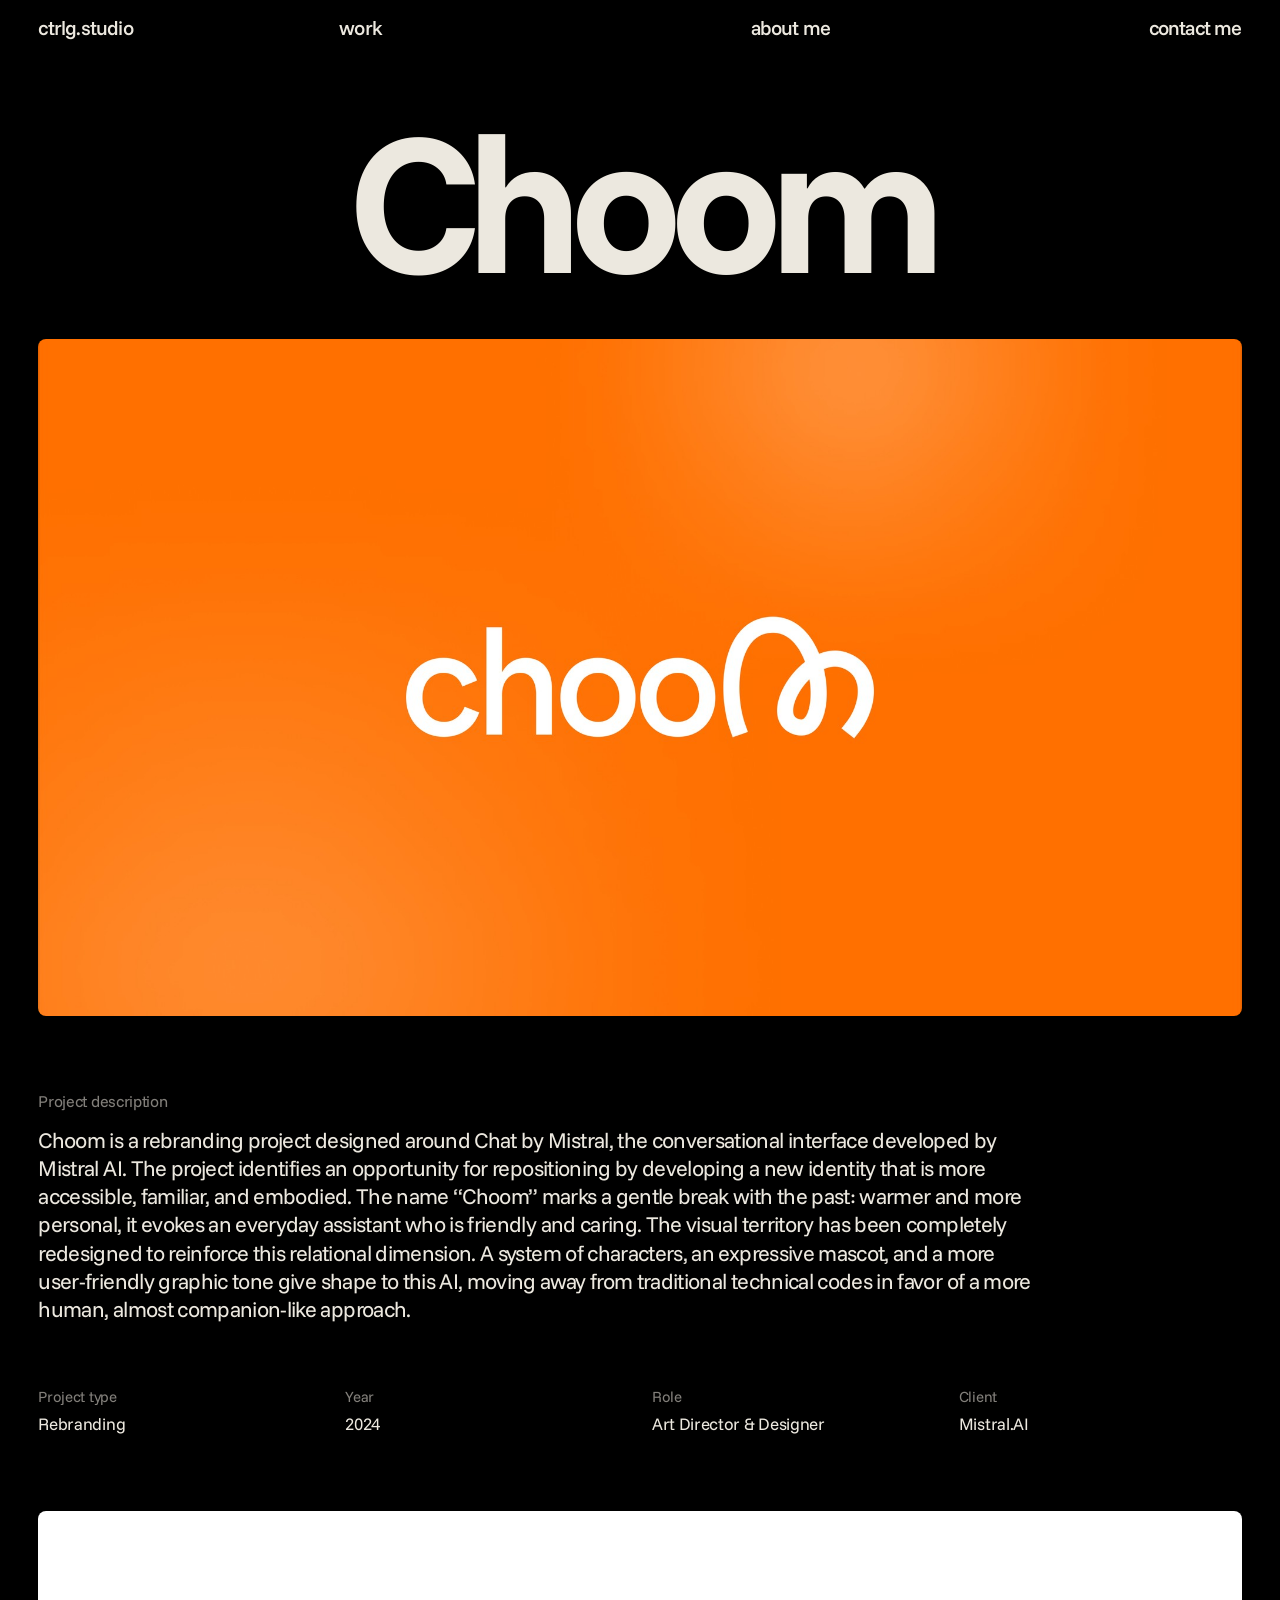
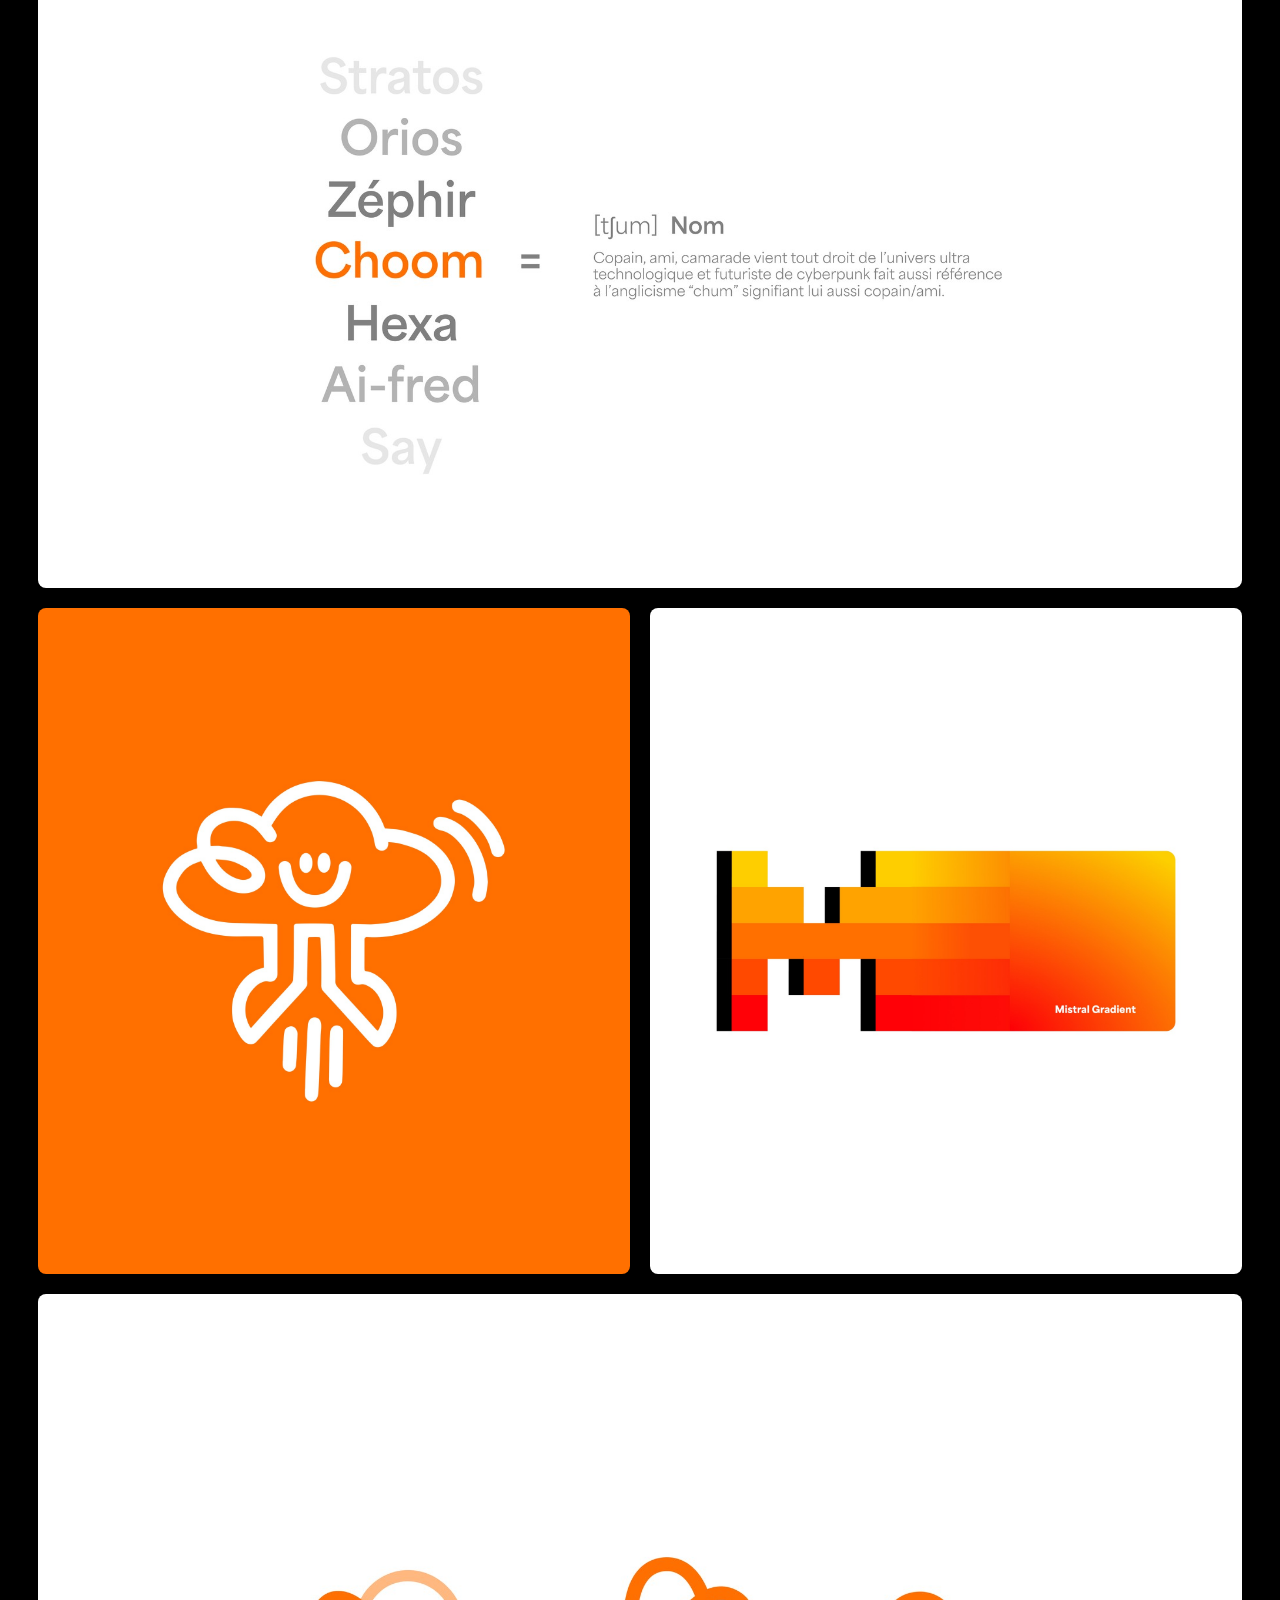
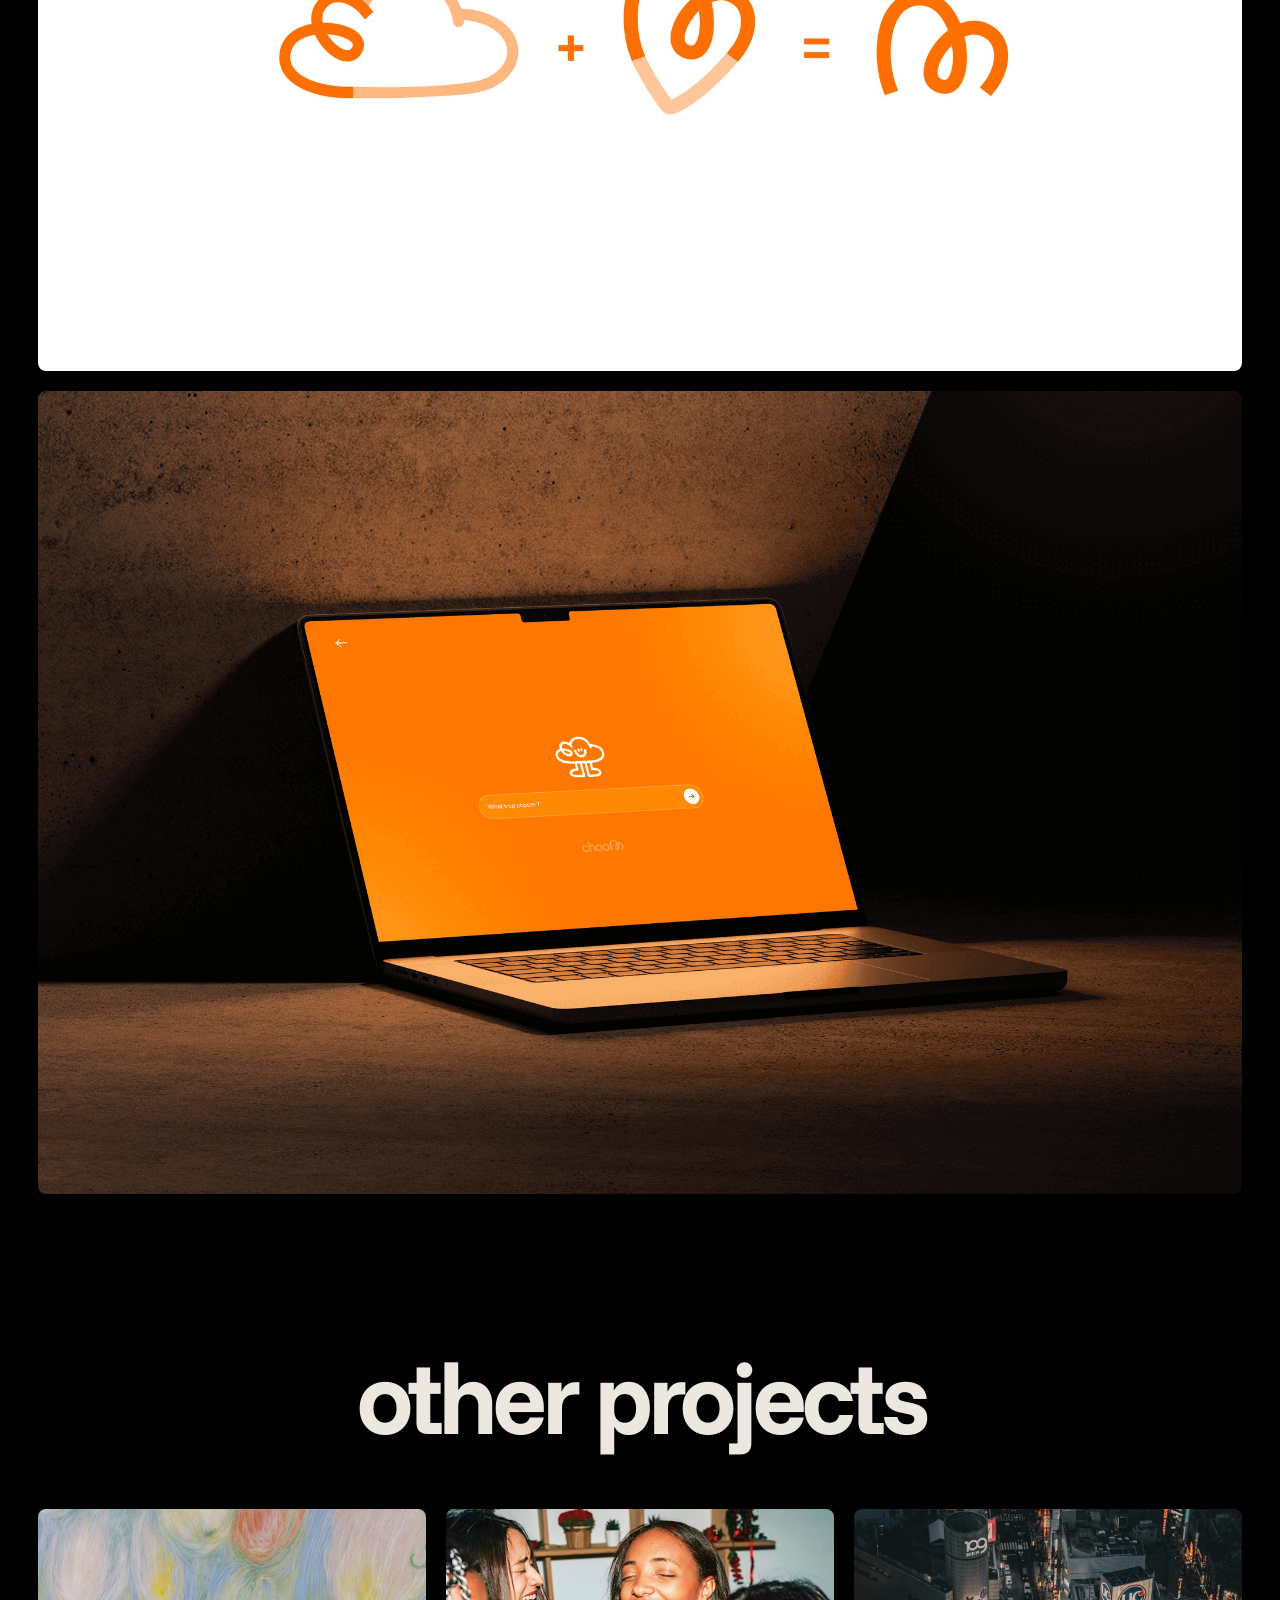
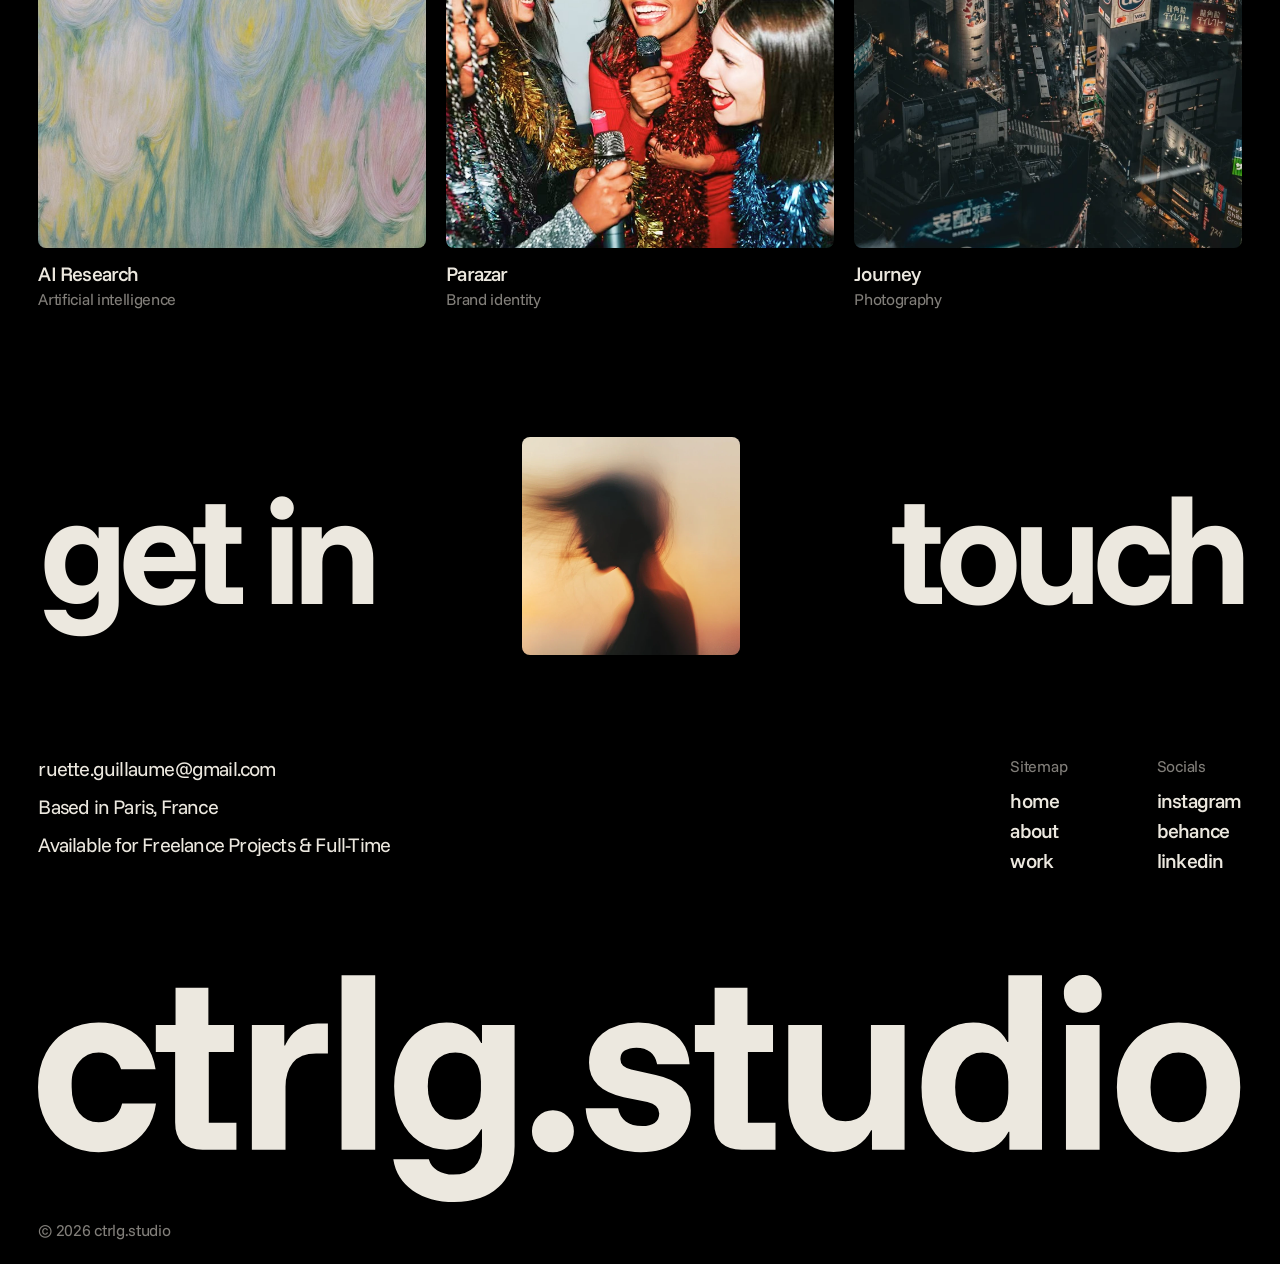
<file: projects/choom/index.html>
<!DOCTYPE html>
<html lang="en">
<head>
<meta charset="utf-8">
<meta name="viewport" content="width=device-width, initial-scale=1">
<title>Choom — ctrlg.studio</title>
<meta name="description" content="Choom is a rebranding project designed around Chat by Mistral, the conversational interface developed by Mistral AI. The project identifies an opportunity…">
<link rel="canonical" href="https://www.ctrlg.studio/projects/choom">
<meta property="og:type" content="website">
<meta property="og:title" content="Choom — ctrlg.studio">
<meta property="og:description" content="Choom is a rebranding project designed around Chat by Mistral, the conversational interface developed by Mistral AI. The project identifies an opportunity…">
<meta property="og:image" content="https://www.ctrlg.studio/assets/img/s4HsCCDfLiOcMVcYCY2sBLLPDg.jpg">
<meta name="twitter:card" content="summary_large_image">
<link rel="icon" href="../../assets/img/icon/E7GCtv5Wdnvk0hfnikVEDx9beo.jpg" media="(prefers-color-scheme: light)">
<link rel="icon" href="../../assets/img/icon/Xi45OwCfgmyB5zEV0ITDAgvc1A.jpg" media="(prefers-color-scheme: dark)">
<link rel="apple-touch-icon" href="../../assets/img/icon/XLSNGGpkFnvBKJPSQbhMAjzAVlg.png">
<link rel="preconnect" href="https://fonts.googleapis.com">
<link rel="preconnect" href="https://fonts.gstatic.com" crossorigin>
<link href="https://fonts.googleapis.com/css2?family=Funnel+Sans:wght@400;500;700;800&display=swap" rel="stylesheet">
<link rel="stylesheet" href="../../assets/site.css">
</head>
<body class="page-project">
<header class="nav">
  <a href="../../">ctrlg.studio</a>
  <a href="../../work/">work</a>
  <a href="../../about-me/">about me</a>
  <a href="#start-a-project">contact me</a>
</header>
<main>
<section class="proj-head"><h1 class="giant center">Choom</h1>
<div class="proj-cover"><img src="../../assets/img/s4HsCCDfLiOcMVcYCY2sBLLPDg.jpg" alt="Choom"></div></section>
<section class="proj-info">
  <p class="label">Project description</p>
  <div class="proj-desc"><p>Choom is a rebranding project designed around Chat by Mistral, the conversational interface developed by Mistral AI. The project identifies an opportunity for repositioning by developing a new identity that is more accessible, familiar, and embodied. The name “Choom” marks a gentle break with the past: warmer and more personal, it evokes an everyday assistant who is friendly and caring. The visual territory has been completely redesigned to reinforce this relational dimension. A system of characters, an expressive mascot, and a more user-friendly graphic tone give shape to this AI, moving away from traditional technical codes in favor of a more human, almost companion-like approach.</p></div>
  <div class="proj-meta"><div><p class='label'>Project type</p><p>Rebranding</p></div><div><p class='label'>Year</p><p>2024</p></div><div><p class='label'>Role</p><p>Art Director &amp; Designer</p></div><div><p class='label'>Client</p><p>Mistral.AI</p></div></div>
</section>
<section class="gallery"><div class="g-item"><img src="../../assets/img/2xXSfFe4koZuqyeO7KpjwQegLcw.jpg" alt="Choom" loading="lazy"></div><div class="g-pair"><div class="g-item"><img src="../../assets/img/mCdo5qkKFI6PeDPEpxS4sQAjrE.jpg" alt="Choom" loading="lazy"></div><div class="g-item"><img src="../../assets/img/8QfcVOamr7Q1wy3eOglasKbk.jpg" alt="Choom" loading="lazy"></div></div><div class="g-item"><img src="../../assets/img/2B7otLPZJIVHaB86YpaGKkgzm7c.jpg" alt="Choom" loading="lazy"></div><div class="g-item"><img src="../../assets/img/hoVkPOiXHioh0iaA9wu2z6cfo.png" alt="Choom" loading="lazy"></div></section>
<section class="others"><h2 class="big">other projects</h2><div class="grid three"><a class="card" href="../../projects/airesearch/" data-tags="">
  <div class="card-img"><img src="../../assets/img/thumb/R8ezaAUenysr0Sp5JB8H8B2Ds.jpg" alt="AI Research" loading="lazy"></div>
  <p class="card-title">AI Research</p>
  <p class="card-type">Artificial intelligence</p>
</a>
<a class="card" href="../../projects/parazar/" data-tags="branding|visual identity">
  <div class="card-img"><img src="../../assets/img/thumb/MZXdiqGXW1d3FAalmHiJskdzc.jpg" alt="Parazar" loading="lazy"></div>
  <p class="card-title">Parazar</p>
  <p class="card-type">Brand identity</p>
</a>
<a class="card" href="../../projects/journey/" data-tags="">
  <div class="card-img"><img src="../../assets/img/thumb/0tO10g51TWdZGWiPdgmeVK1OA.webp" alt="Journey" loading="lazy"></div>
  <p class="card-title">Journey</p>
  <p class="card-type">Photography</p>
</a></div></section>
</main>
<section class="contact" id="start-a-project">
  <a class="touch" href="mailto:ruette.guillaume@gmail.com" aria-label="Get in touch : ruette.guillaume@gmail.com">
    <span>get in</span><span class="touch-img" aria-hidden="true"><img src="../../assets/img/thumb/xdIba7T9OITd6Ifk8z2QkeECTxo.webp" alt="" loading="lazy" class=on><img src="../../assets/img/thumb/4NVG9xzdYVcIi4qHlxy72f76fD8.webp" alt="" loading="lazy"><img src="../../assets/img/thumb/mYzcoEc5UO12bSwM6azHtpSOT9c.webp" alt="" loading="lazy"><img src="../../assets/img/thumb/rgD8n8QU8lr5CqWo4wyY462b2k.png" alt="" loading="lazy"></span><span>touch</span>
  </a>
</section>
<footer class="foot">
  <div class="foot-top">
    <div class="foot-info">
      <a href="mailto:ruette.guillaume@gmail.com">ruette.guillaume@gmail.com</a>
      <p>Based in Paris, France</p>
      <p>Available for Freelance Projects &amp; Full-Time</p>
    </div>
    <nav class="foot-links">
      <div><p class="label">Sitemap</p><ul>
        <li><a href="../../">home</a></li>
        <li><a href="../../about-me/">about</a></li>
        <li><a href="../../work/">work</a></li></ul></div>
      <div><p class="label">Socials</p><ul><li><a href="https://www.instagram.com/" target="_blank" rel="noopener">instagram</a></li><li><a href="https://www.behance.net/" target="_blank" rel="noopener">behance</a></li><li><a href="https://www.linkedin.com/" target="_blank" rel="noopener">linkedin</a></li></ul></div>
    </nav>
  </div>
  <div class="foot-logo"><svg xmlns="http://www.w3.org/2000/svg" viewBox="0 0 776 147" fill="none" role="img" aria-label="ctrlg.studio"><path fill="currentColor" d="M39.119 114.275q-11.253 0-20.096-5.091-8.841-5.225-13.932-14.602T0 72.477q0-12.861 5.09-22.239 5.092-9.378 13.933-14.468 8.842-5.091 20.096-5.091 9.378 0 17.148 3.483t12.86 10.181q5.226 6.699 6.699 16.479H53.587q-1.607-5.359-5.492-8.039-3.751-2.813-8.976-2.813-7.77 0-12.593 6.029c-4.823 6.029-4.823 9.511-4.823 16.478q0 10.316 4.823 16.478 4.823 6.029 12.593 6.029 5.626 0 9.645-2.948 4.02-2.947 5.493-9.11h21.837q-1.34 10.316-6.564 17.282-5.091 6.966-12.995 10.584-7.905 3.483-17.416 3.483m67.001-1.608q-8.44 0-13.13-4.287-4.554-4.421-4.554-13.396V49.702h-12.46V32.286h12.728V8.172h21.167v24.114h16.478v17.416h-16.21v45.55h17.817v17.415zm31.807 0v-80.38h20.899v13.262h.536q2.679-6.564 8.038-10.315 5.492-3.885 12.861-3.885h6.698V50.64h-7.636q-10.181 0-15.005 5.895-4.689 5.895-4.689 15.54v40.592zm57.845 0V.134h21.702v112.533zm72.753 33.76q-16.21 0-26.928-7.502-10.584-7.502-12.459-20.095h22.909q1.34 4.689 5.492 7.234 4.287 2.679 10.45 2.679 8.44 0 13.397-4.956 4.956-4.957 4.956-13.531V99.538h-.535q-3.484 6.43-9.11 9.78t-13.263 3.349q-9.913 0-17.55-5.224-7.636-5.225-11.923-14.469t-4.287-21.301q0-12.191 4.287-21.3 4.287-9.244 11.923-14.47 7.637-5.224 17.55-5.224 7.77 0 13.397 3.349 5.76 3.35 8.976 9.78h.535V32.286h21.034v78.238q0 16.745-10.316 26.258-10.316 9.645-28.535 9.645m.67-53.051q7.635 0 12.057-5.09 4.42-5.225 4.421-13.934v-5.626q0-8.574-4.421-13.665t-12.057-5.09q-8.172 0-12.995 5.894t-4.823 15.808q0 9.915 4.823 15.808 4.823 5.895 12.995 5.895m62.893 20.899q-5.626 0-9.645-3.885-3.885-4.02-3.885-9.646t3.885-9.512q4.019-4.019 9.645-4.019 5.628 0 9.512 4.02 4.02 3.885 4.019 9.511t-4.019 9.646q-3.884 3.885-9.512 3.885m56.642 0q-15.54 0-25.186-7.636t-10.316-20.631h20.899q.938 5.492 4.957 8.44 4.018 2.947 10.584 2.947 5.224 0 8.038-2.01 2.947-2.01 2.947-6.028 0-5.626-7.636-7.368l-15.273-3.216q-22.372-4.957-22.372-22.372 0-11.656 8.708-18.622 8.841-7.1 23.042-7.1 14.335 0 23.311 7.368 9.11 7.235 9.779 19.56h-20.899q-.938-5.225-4.421-7.905-3.483-2.813-8.976-2.813-4.688 0-7.502 1.875t-2.813 5.493q0 2.679 1.741 4.287 1.876 1.608 5.225 2.412l15.809 3.483q11.253 2.411 16.88 8.038 5.76 5.493 5.76 15.138 0 12.325-8.708 19.56-8.708 7.1-23.578 7.1m65.081-1.608q-8.44 0-13.129-4.287-4.555-4.421-4.555-13.396V49.702h-12.459V32.286h12.727V8.172h21.167v24.114h16.478v17.416h-16.21v45.55h17.818v17.415zm59.271 1.474q-8.708 0-15.273-4.153t-10.315-11.521q-3.617-7.503-3.617-17.282V32.286h21.702v44.612q0 8.172 3.886 12.86 4.019 4.556 11.253 4.556 7.502 0 11.923-4.823 4.555-4.958 4.555-13.263V32.286h21.703v80.381h-21.033v-12.459h-.536q-3.35 6.698-9.646 10.316-6.162 3.617-14.602 3.617m90.089.134q-9.913 0-17.55-5.225-7.501-5.359-11.655-14.736-4.153-9.512-4.153-21.837 0-12.459 4.153-21.837 4.154-9.511 11.655-14.736 7.637-5.226 17.55-5.225 15.54 0 22.105 12.593h.536V.134h21.703v112.533h-21.033v-11.521h-.536q-6.966 13.13-22.775 13.129m5.895-19.291q7.904 0 12.325-5.091t4.421-13.799V68.86q0-8.708-4.421-13.8-4.421-5.09-12.325-5.09-8.038 0-12.861 6.163-4.689 6.028-4.689 16.344t4.689 16.478q4.823 6.029 12.861 6.029m53.914 17.683v-80.38h21.702v80.38zm10.851-88.285q-5.091 0-8.708-3.483-3.483-3.617-3.483-8.708c0-5.091 1.161-6.252 3.483-8.574Q668.74 0 673.831 0c5.091 0 6.252 1.206 8.574 3.617q3.617 3.483 3.617 8.574c0 5.091-1.206 6.297-3.617 8.708q-3.483 3.483-8.574 3.483m61.768 89.893q-11.388 0-20.497-5.091-8.976-5.225-14.201-14.602-5.091-9.378-5.091-22.105 0-12.861 5.091-22.239 5.225-9.378 14.201-14.468 9.11-5.091 20.497-5.091 11.789 0 20.631 5.09 8.976 5.09 14.067 14.47 5.09 9.376 5.09 22.238 0 12.726-5.09 22.239-5.091 9.377-14.201 14.468-8.976 5.091-20.497 5.091m0-19.291q8.172 0 13.129-6.03 4.956-6.161 4.956-16.477 0-10.45-4.956-16.478-4.957-6.03-13.129-6.029-7.904 0-12.995 6.029-5.091 6.028-5.091 16.478 0 10.316 5.091 16.478 5.09 6.029 12.995 6.029"/></svg></div>
  <p class="copy">© 2026 ctrlg.studio</p>
</footer>
<script src="../../assets/site.js" defer></script>
</body>
</html>
</file>
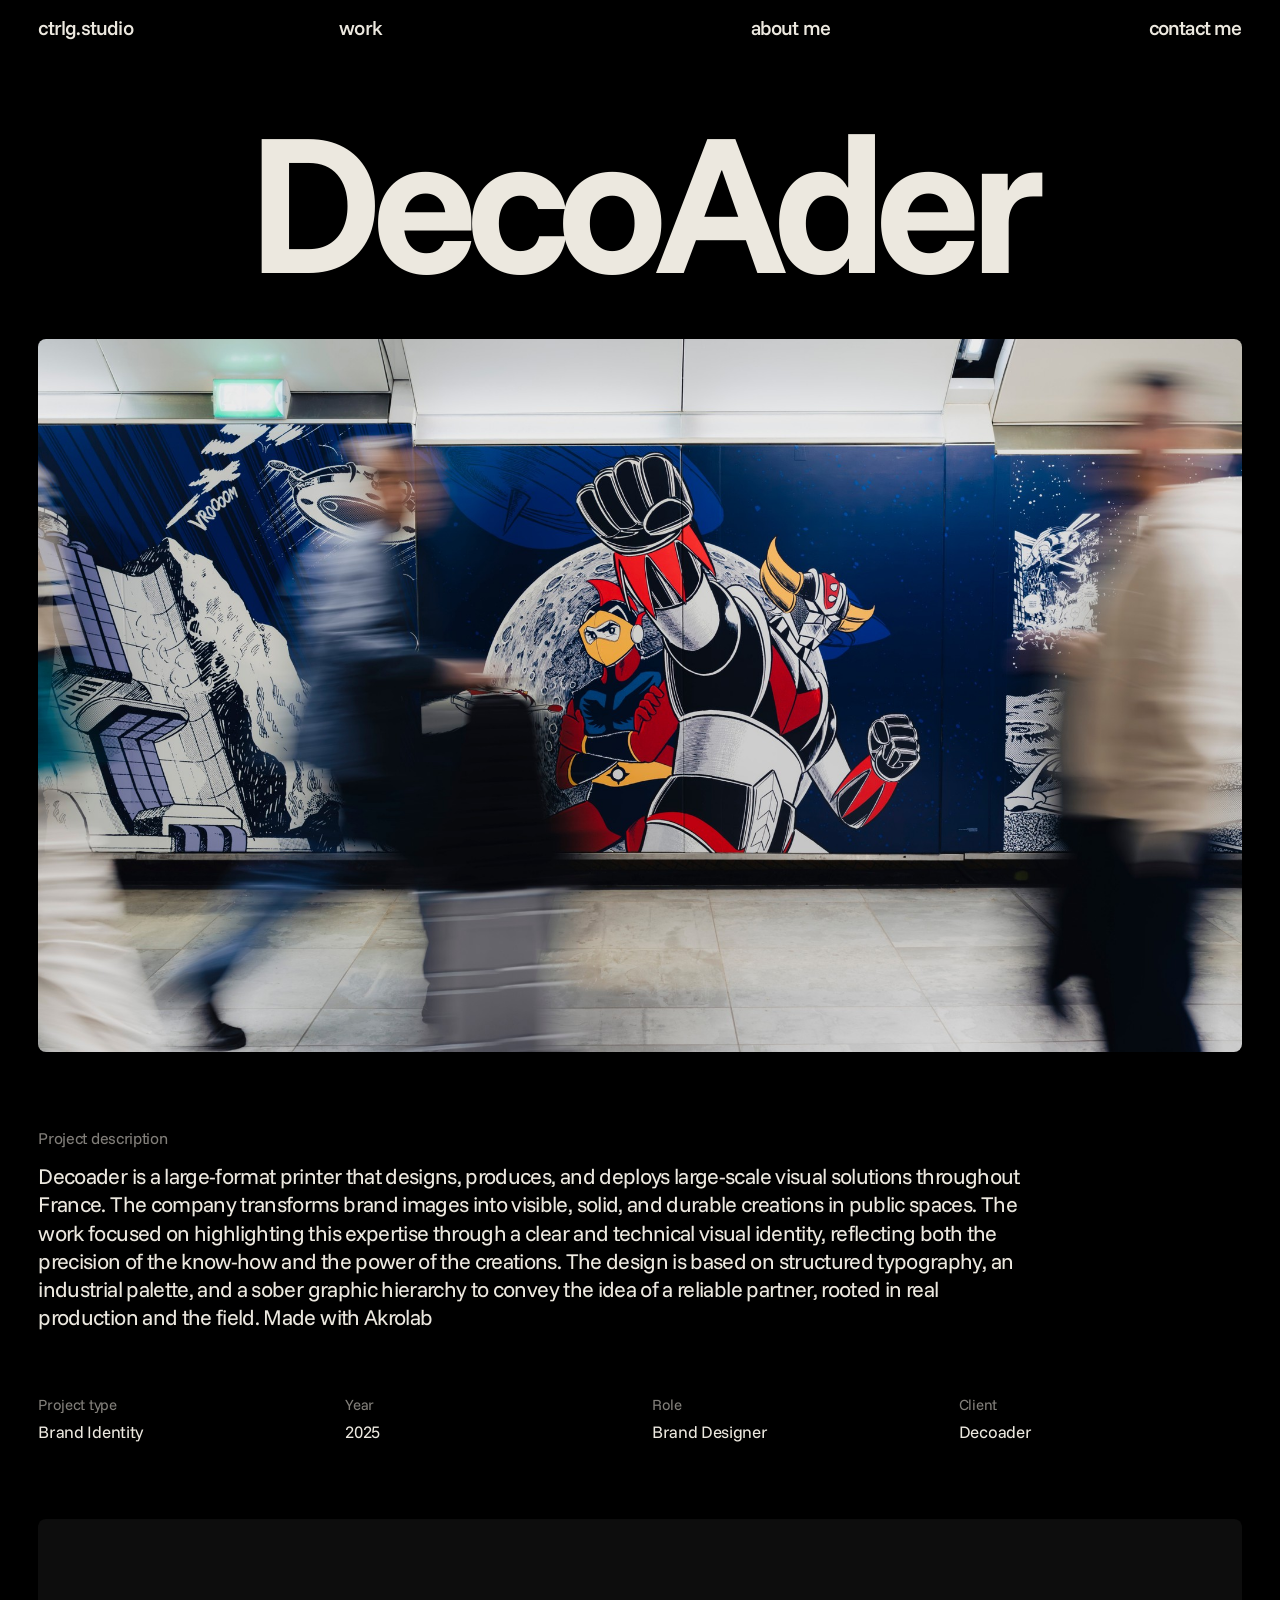
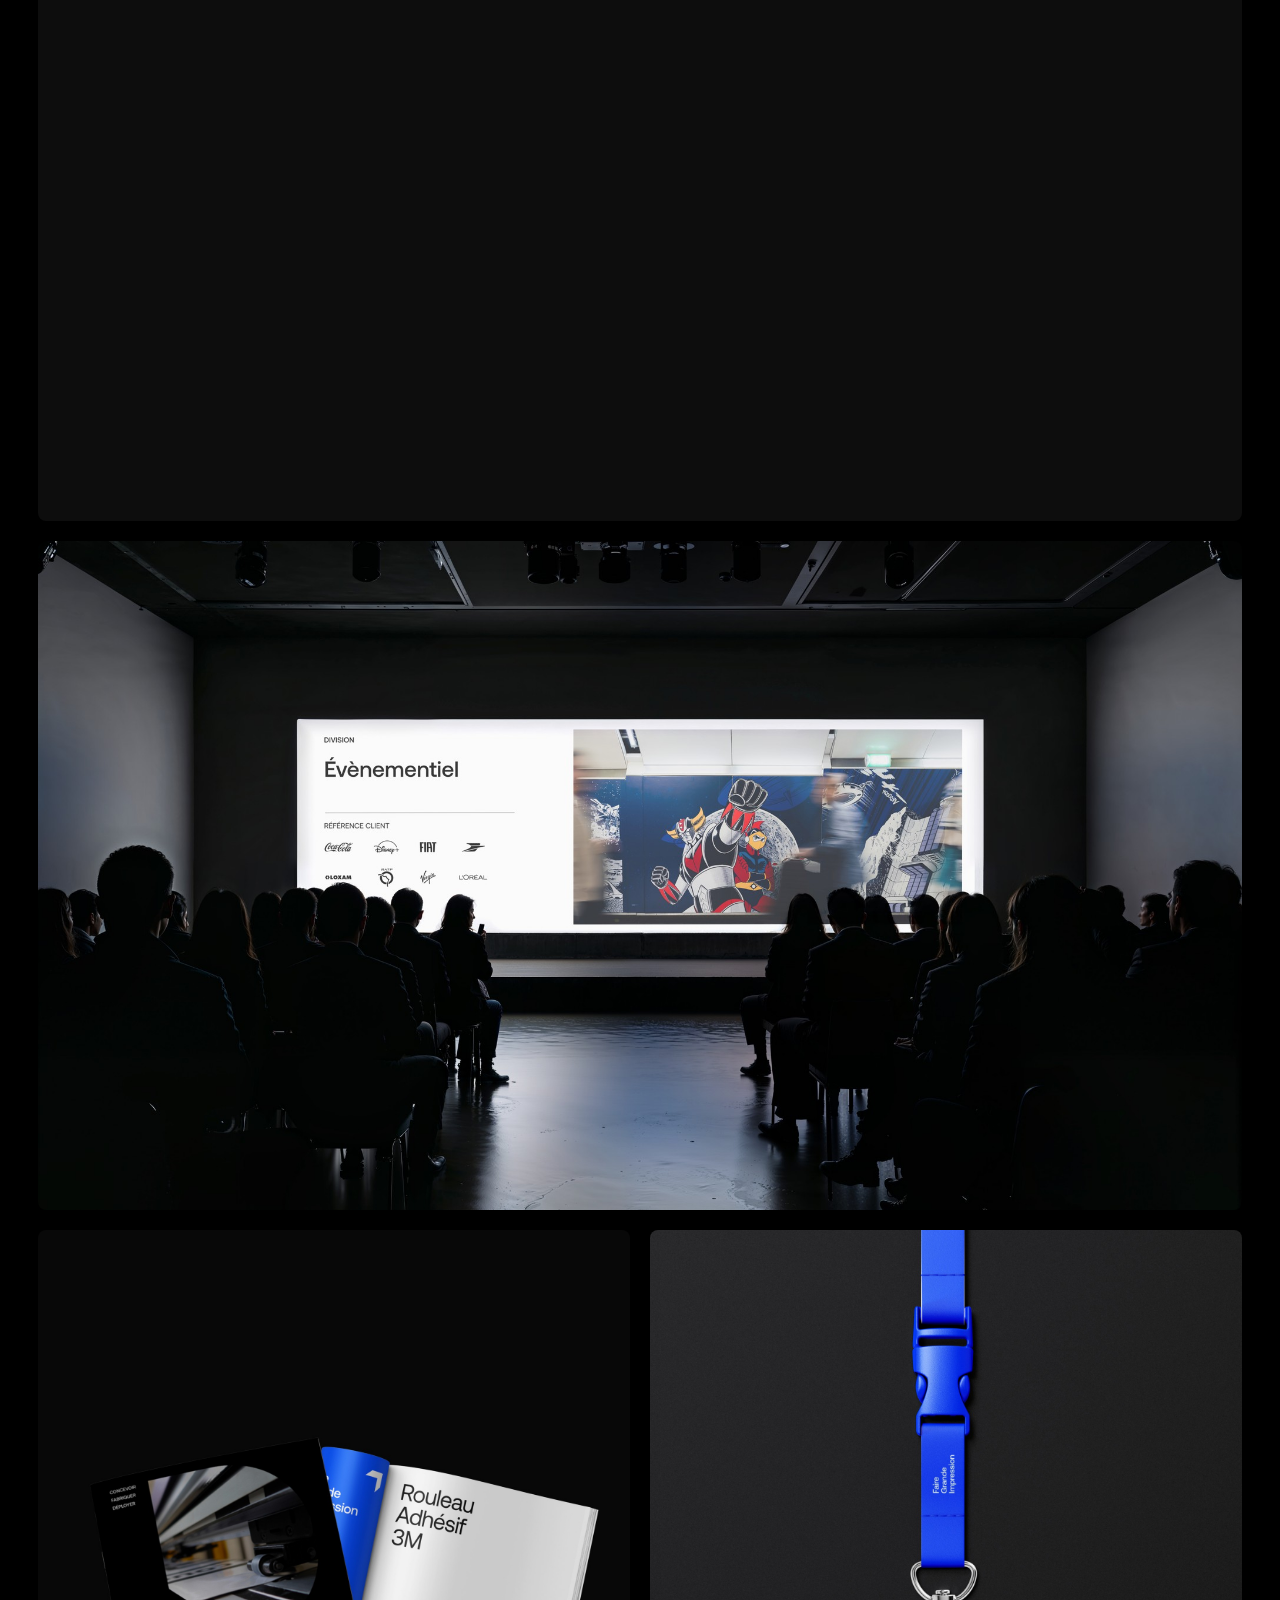
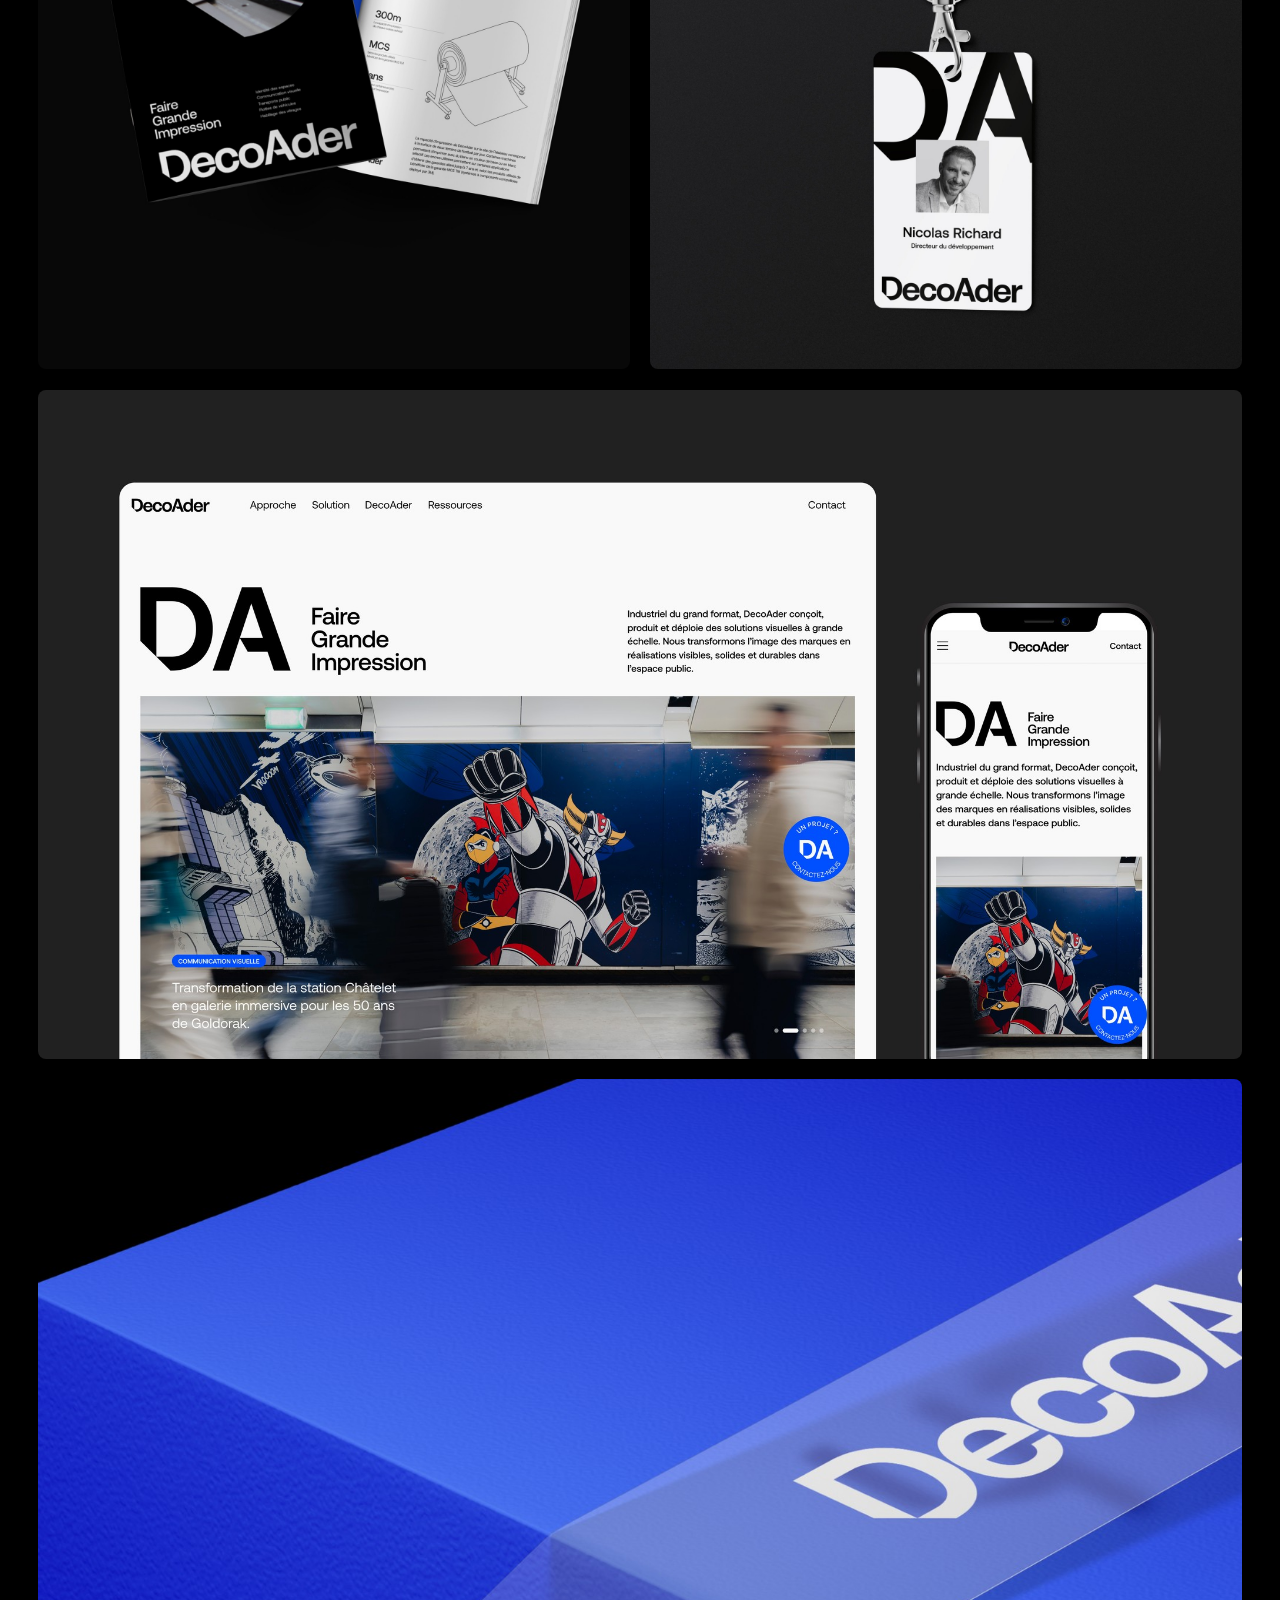
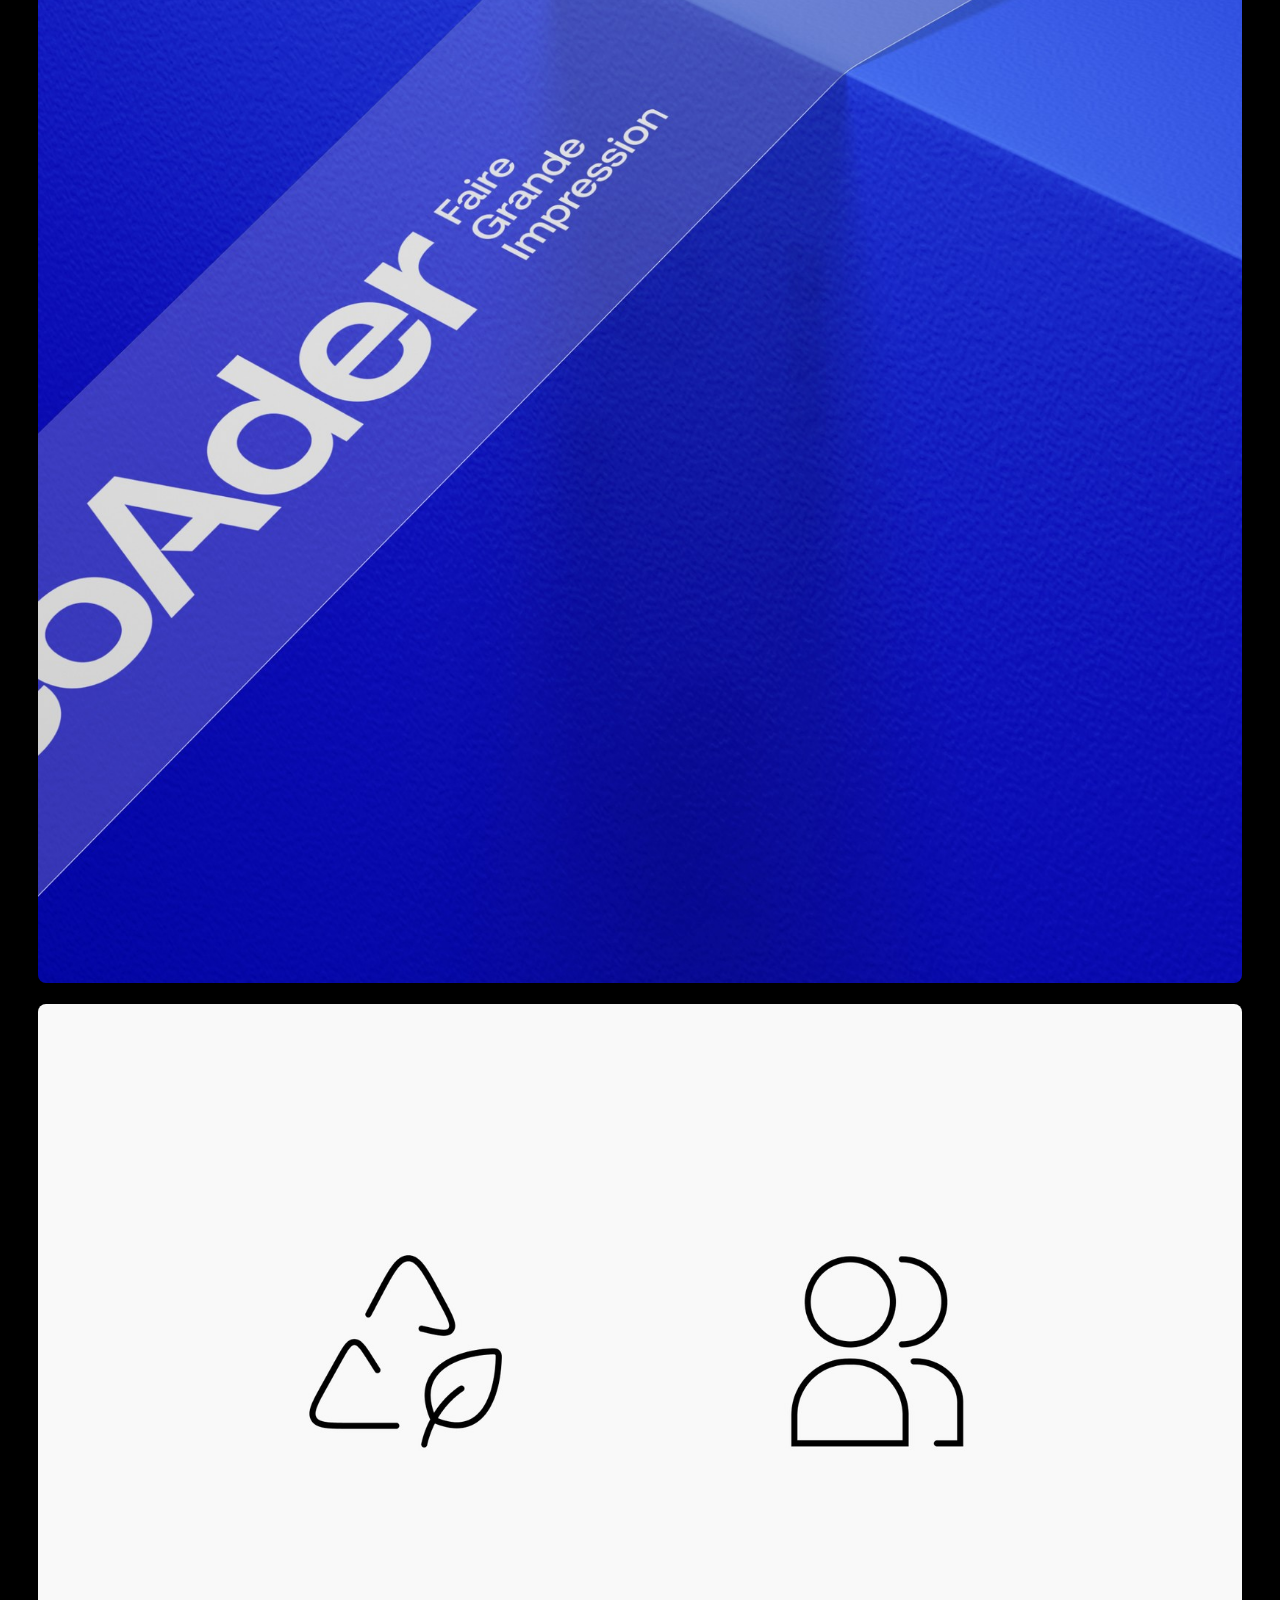
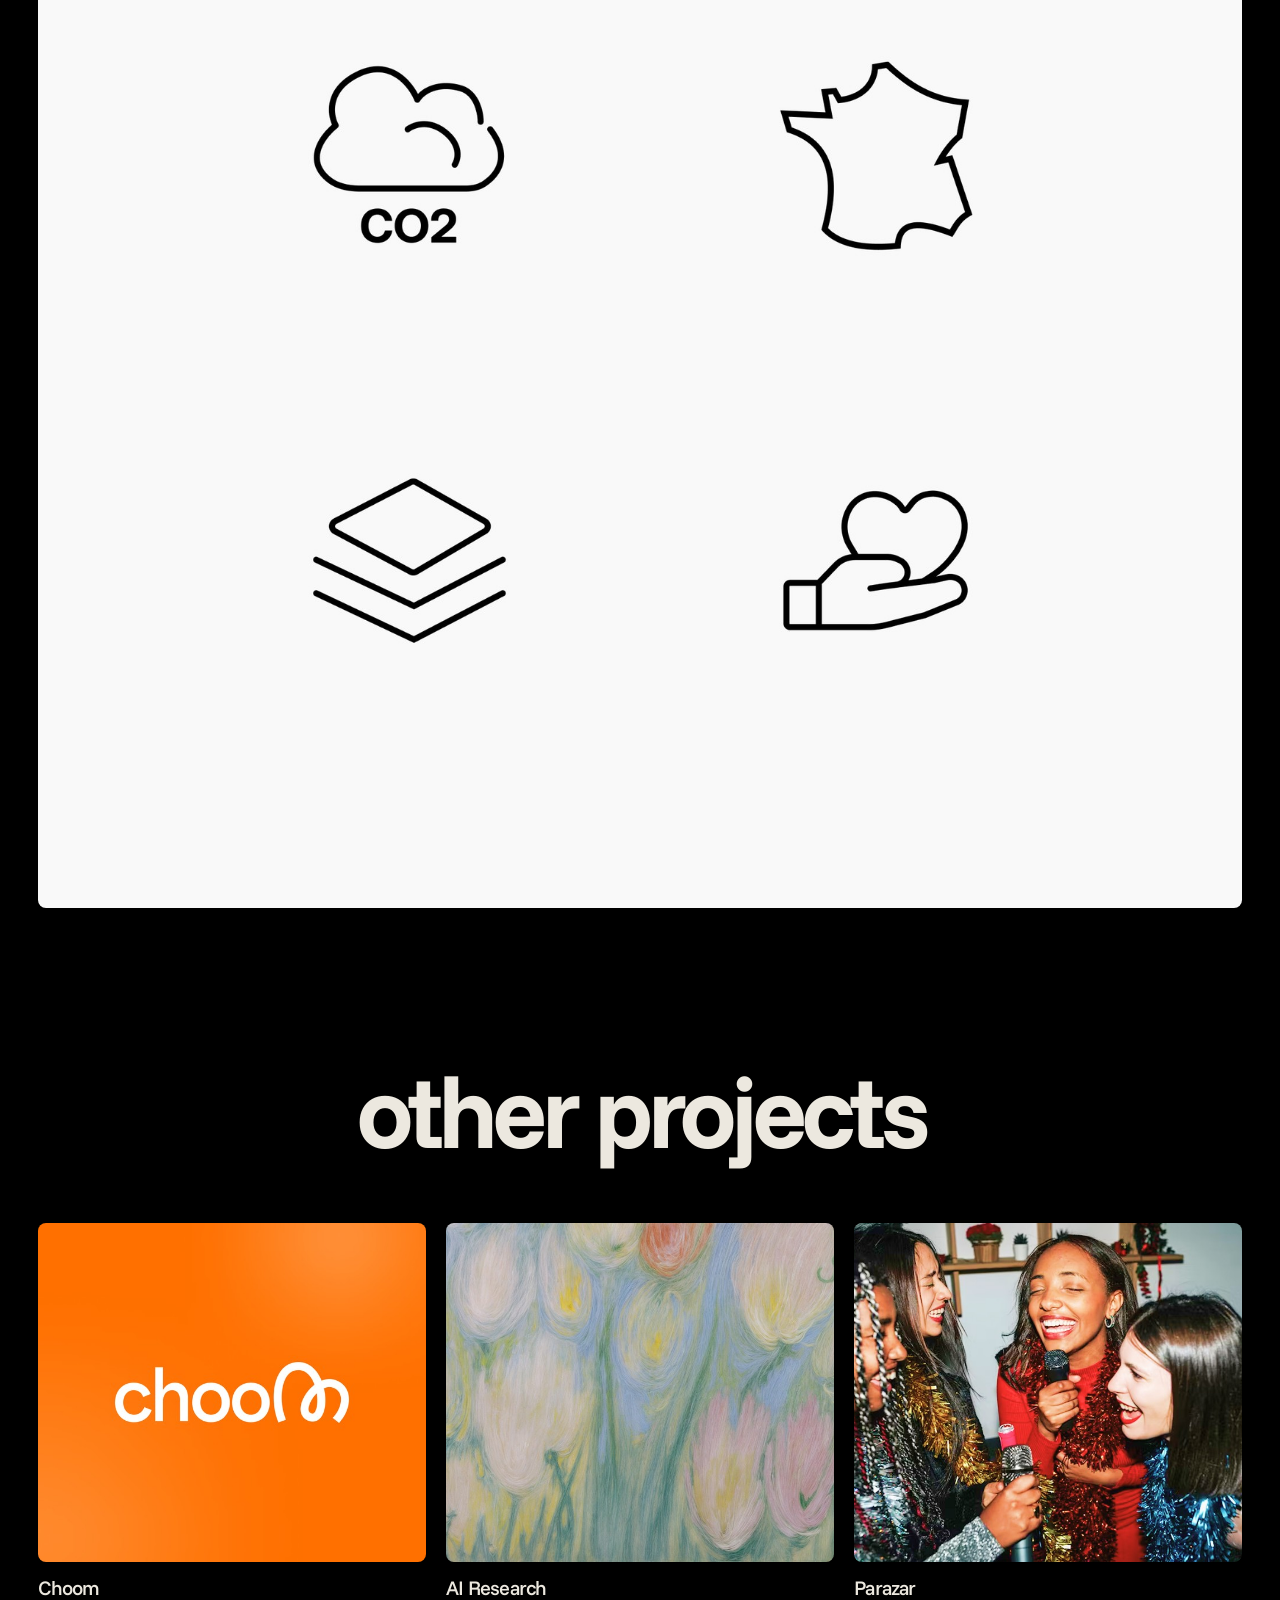
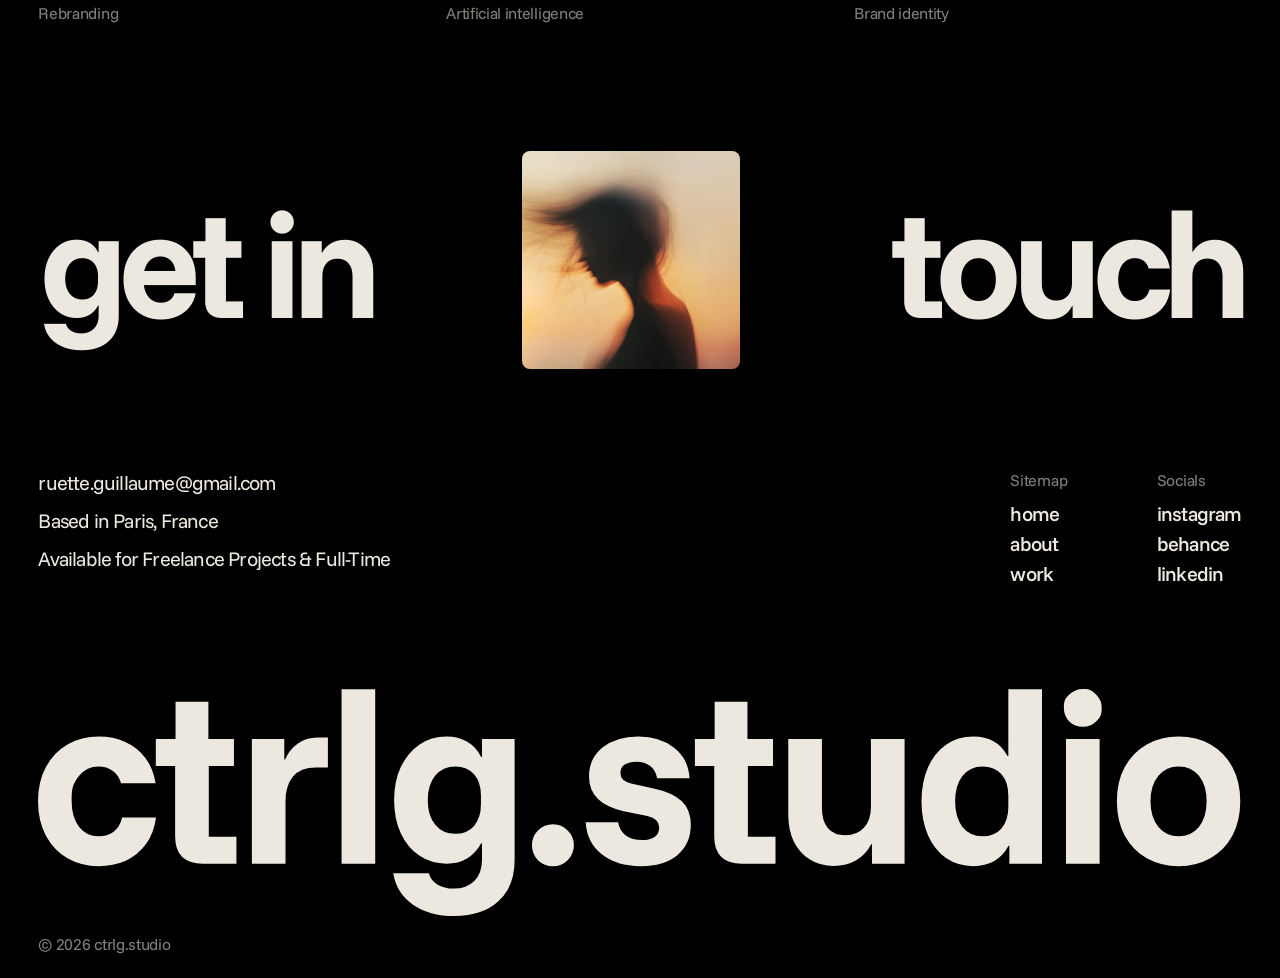
<file: projects/decoader/index.html>
<!DOCTYPE html>
<html lang="en">
<head>
<meta charset="utf-8">
<meta name="viewport" content="width=device-width, initial-scale=1">
<title>DecoAder — ctrlg.studio</title>
<meta name="description" content="Decoader is a large-format printer that designs, produces, and deploys large-scale visual solutions throughout France. The company transforms brand images…">
<link rel="canonical" href="https://www.ctrlg.studio/projects/decoader">
<meta property="og:type" content="website">
<meta property="og:title" content="DecoAder — ctrlg.studio">
<meta property="og:description" content="Decoader is a large-format printer that designs, produces, and deploys large-scale visual solutions throughout France. The company transforms brand images…">
<meta property="og:image" content="https://www.ctrlg.studio/assets/img/SiF8T8muMqtxEmo3zVsHYT2HSHo.jpg">
<meta name="twitter:card" content="summary_large_image">
<link rel="icon" href="../../assets/img/icon/E7GCtv5Wdnvk0hfnikVEDx9beo.jpg" media="(prefers-color-scheme: light)">
<link rel="icon" href="../../assets/img/icon/Xi45OwCfgmyB5zEV0ITDAgvc1A.jpg" media="(prefers-color-scheme: dark)">
<link rel="apple-touch-icon" href="../../assets/img/icon/XLSNGGpkFnvBKJPSQbhMAjzAVlg.png">
<link rel="preconnect" href="https://fonts.googleapis.com">
<link rel="preconnect" href="https://fonts.gstatic.com" crossorigin>
<link href="https://fonts.googleapis.com/css2?family=Funnel+Sans:wght@400;500;700;800&display=swap" rel="stylesheet">
<link rel="stylesheet" href="../../assets/site.css">
</head>
<body class="page-project">
<header class="nav">
  <a href="../../">ctrlg.studio</a>
  <a href="../../work/">work</a>
  <a href="../../about-me/">about me</a>
  <a href="#start-a-project">contact me</a>
</header>
<main>
<section class="proj-head"><h1 class="giant center">DecoAder</h1>
<div class="proj-cover"><img src="../../assets/img/SiF8T8muMqtxEmo3zVsHYT2HSHo.jpg" alt="DecoAder"></div></section>
<section class="proj-info">
  <p class="label">Project description</p>
  <div class="proj-desc"><p>Decoader is a large-format printer that designs, produces, and deploys large-scale visual solutions throughout France. The company transforms brand images into visible, solid, and durable creations in public spaces. The work focused on highlighting this expertise through a clear and technical visual identity, reflecting both the precision of the know-how and the power of the creations. The design is based on structured typography, an industrial palette, and a sober graphic hierarchy to convey the idea of a reliable partner, rooted in real production and the field. Made with Akrolab</p></div>
  <div class="proj-meta"><div><p class='label'>Project type</p><p>Brand Identity</p></div><div><p class='label'>Year</p><p>2025</p></div><div><p class='label'>Role</p><p>Brand Designer</p></div><div><p class='label'>Client</p><p>Decoader</p></div></div>
</section>
<section class="gallery"><div class="g-item"><video src="../../assets/video/xpYTnYft99asLJVCVIuEZ8Fs8.mp4" autoplay muted loop playsinline preload="metadata"></video></div><div class="g-item"><img src="../../assets/img/YRTSRemzgYoaXgSfaUmm2MVavmE.jpg" alt="DecoAder" loading="lazy"></div><div class="g-pair"><div class="g-item"><img src="../../assets/img/1Bk4eJmfGH7rcGFFqdqettNEEFY.jpg" alt="DecoAder" loading="lazy"></div><div class="g-item"><img src="../../assets/img/rllZTmckRXj7Zw87ROC4eCF9RU.jpg" alt="DecoAder" loading="lazy"></div></div><div class="g-item"><img src="../../assets/img/QDbdzLQRH93Efv4pseKxOFXtqiY.jpg" alt="DecoAder" loading="lazy"></div><div class="g-item"><img src="../../assets/img/oRcxZEUpON1Ezg5p0PJxvd7cYUM.jpg" alt="DecoAder" loading="lazy"></div><div class="g-item"><img src="../../assets/img/6jnccDUbtztzpAGhhpBnow7zr4.jpg" alt="DecoAder" loading="lazy"></div></section>
<section class="others"><h2 class="big">other projects</h2><div class="grid three"><a class="card" href="../../projects/choom/" data-tags="branding|visual identity">
  <div class="card-img"><img src="../../assets/img/thumb/s4HsCCDfLiOcMVcYCY2sBLLPDg.jpg" alt="Choom" loading="lazy"></div>
  <p class="card-title">Choom</p>
  <p class="card-type">Rebranding</p>
</a>
<a class="card" href="../../projects/airesearch/" data-tags="">
  <div class="card-img"><img src="../../assets/img/thumb/R8ezaAUenysr0Sp5JB8H8B2Ds.jpg" alt="AI Research" loading="lazy"></div>
  <p class="card-title">AI Research</p>
  <p class="card-type">Artificial intelligence</p>
</a>
<a class="card" href="../../projects/parazar/" data-tags="branding|visual identity">
  <div class="card-img"><img src="../../assets/img/thumb/MZXdiqGXW1d3FAalmHiJskdzc.jpg" alt="Parazar" loading="lazy"></div>
  <p class="card-title">Parazar</p>
  <p class="card-type">Brand identity</p>
</a></div></section>
</main>
<section class="contact" id="start-a-project">
  <a class="touch" href="mailto:ruette.guillaume@gmail.com" aria-label="Get in touch : ruette.guillaume@gmail.com">
    <span>get in</span><span class="touch-img" aria-hidden="true"><img src="../../assets/img/thumb/xdIba7T9OITd6Ifk8z2QkeECTxo.webp" alt="" loading="lazy" class=on><img src="../../assets/img/thumb/4NVG9xzdYVcIi4qHlxy72f76fD8.webp" alt="" loading="lazy"><img src="../../assets/img/thumb/mYzcoEc5UO12bSwM6azHtpSOT9c.webp" alt="" loading="lazy"><img src="../../assets/img/thumb/rgD8n8QU8lr5CqWo4wyY462b2k.png" alt="" loading="lazy"></span><span>touch</span>
  </a>
</section>
<footer class="foot">
  <div class="foot-top">
    <div class="foot-info">
      <a href="mailto:ruette.guillaume@gmail.com">ruette.guillaume@gmail.com</a>
      <p>Based in Paris, France</p>
      <p>Available for Freelance Projects &amp; Full-Time</p>
    </div>
    <nav class="foot-links">
      <div><p class="label">Sitemap</p><ul>
        <li><a href="../../">home</a></li>
        <li><a href="../../about-me/">about</a></li>
        <li><a href="../../work/">work</a></li></ul></div>
      <div><p class="label">Socials</p><ul><li><a href="https://www.instagram.com/" target="_blank" rel="noopener">instagram</a></li><li><a href="https://www.behance.net/" target="_blank" rel="noopener">behance</a></li><li><a href="https://www.linkedin.com/" target="_blank" rel="noopener">linkedin</a></li></ul></div>
    </nav>
  </div>
  <div class="foot-logo"><svg xmlns="http://www.w3.org/2000/svg" viewBox="0 0 776 147" fill="none" role="img" aria-label="ctrlg.studio"><path fill="currentColor" d="M39.119 114.275q-11.253 0-20.096-5.091-8.841-5.225-13.932-14.602T0 72.477q0-12.861 5.09-22.239 5.092-9.378 13.933-14.468 8.842-5.091 20.096-5.091 9.378 0 17.148 3.483t12.86 10.181q5.226 6.699 6.699 16.479H53.587q-1.607-5.359-5.492-8.039-3.751-2.813-8.976-2.813-7.77 0-12.593 6.029c-4.823 6.029-4.823 9.511-4.823 16.478q0 10.316 4.823 16.478 4.823 6.029 12.593 6.029 5.626 0 9.645-2.948 4.02-2.947 5.493-9.11h21.837q-1.34 10.316-6.564 17.282-5.091 6.966-12.995 10.584-7.905 3.483-17.416 3.483m67.001-1.608q-8.44 0-13.13-4.287-4.554-4.421-4.554-13.396V49.702h-12.46V32.286h12.728V8.172h21.167v24.114h16.478v17.416h-16.21v45.55h17.817v17.415zm31.807 0v-80.38h20.899v13.262h.536q2.679-6.564 8.038-10.315 5.492-3.885 12.861-3.885h6.698V50.64h-7.636q-10.181 0-15.005 5.895-4.689 5.895-4.689 15.54v40.592zm57.845 0V.134h21.702v112.533zm72.753 33.76q-16.21 0-26.928-7.502-10.584-7.502-12.459-20.095h22.909q1.34 4.689 5.492 7.234 4.287 2.679 10.45 2.679 8.44 0 13.397-4.956 4.956-4.957 4.956-13.531V99.538h-.535q-3.484 6.43-9.11 9.78t-13.263 3.349q-9.913 0-17.55-5.224-7.636-5.225-11.923-14.469t-4.287-21.301q0-12.191 4.287-21.3 4.287-9.244 11.923-14.47 7.637-5.224 17.55-5.224 7.77 0 13.397 3.349 5.76 3.35 8.976 9.78h.535V32.286h21.034v78.238q0 16.745-10.316 26.258-10.316 9.645-28.535 9.645m.67-53.051q7.635 0 12.057-5.09 4.42-5.225 4.421-13.934v-5.626q0-8.574-4.421-13.665t-12.057-5.09q-8.172 0-12.995 5.894t-4.823 15.808q0 9.915 4.823 15.808 4.823 5.895 12.995 5.895m62.893 20.899q-5.626 0-9.645-3.885-3.885-4.02-3.885-9.646t3.885-9.512q4.019-4.019 9.645-4.019 5.628 0 9.512 4.02 4.02 3.885 4.019 9.511t-4.019 9.646q-3.884 3.885-9.512 3.885m56.642 0q-15.54 0-25.186-7.636t-10.316-20.631h20.899q.938 5.492 4.957 8.44 4.018 2.947 10.584 2.947 5.224 0 8.038-2.01 2.947-2.01 2.947-6.028 0-5.626-7.636-7.368l-15.273-3.216q-22.372-4.957-22.372-22.372 0-11.656 8.708-18.622 8.841-7.1 23.042-7.1 14.335 0 23.311 7.368 9.11 7.235 9.779 19.56h-20.899q-.938-5.225-4.421-7.905-3.483-2.813-8.976-2.813-4.688 0-7.502 1.875t-2.813 5.493q0 2.679 1.741 4.287 1.876 1.608 5.225 2.412l15.809 3.483q11.253 2.411 16.88 8.038 5.76 5.493 5.76 15.138 0 12.325-8.708 19.56-8.708 7.1-23.578 7.1m65.081-1.608q-8.44 0-13.129-4.287-4.555-4.421-4.555-13.396V49.702h-12.459V32.286h12.727V8.172h21.167v24.114h16.478v17.416h-16.21v45.55h17.818v17.415zm59.271 1.474q-8.708 0-15.273-4.153t-10.315-11.521q-3.617-7.503-3.617-17.282V32.286h21.702v44.612q0 8.172 3.886 12.86 4.019 4.556 11.253 4.556 7.502 0 11.923-4.823 4.555-4.958 4.555-13.263V32.286h21.703v80.381h-21.033v-12.459h-.536q-3.35 6.698-9.646 10.316-6.162 3.617-14.602 3.617m90.089.134q-9.913 0-17.55-5.225-7.501-5.359-11.655-14.736-4.153-9.512-4.153-21.837 0-12.459 4.153-21.837 4.154-9.511 11.655-14.736 7.637-5.226 17.55-5.225 15.54 0 22.105 12.593h.536V.134h21.703v112.533h-21.033v-11.521h-.536q-6.966 13.13-22.775 13.129m5.895-19.291q7.904 0 12.325-5.091t4.421-13.799V68.86q0-8.708-4.421-13.8-4.421-5.09-12.325-5.09-8.038 0-12.861 6.163-4.689 6.028-4.689 16.344t4.689 16.478q4.823 6.029 12.861 6.029m53.914 17.683v-80.38h21.702v80.38zm10.851-88.285q-5.091 0-8.708-3.483-3.483-3.617-3.483-8.708c0-5.091 1.161-6.252 3.483-8.574Q668.74 0 673.831 0c5.091 0 6.252 1.206 8.574 3.617q3.617 3.483 3.617 8.574c0 5.091-1.206 6.297-3.617 8.708q-3.483 3.483-8.574 3.483m61.768 89.893q-11.388 0-20.497-5.091-8.976-5.225-14.201-14.602-5.091-9.378-5.091-22.105 0-12.861 5.091-22.239 5.225-9.378 14.201-14.468 9.11-5.091 20.497-5.091 11.789 0 20.631 5.09 8.976 5.09 14.067 14.47 5.09 9.376 5.09 22.238 0 12.726-5.09 22.239-5.091 9.377-14.201 14.468-8.976 5.091-20.497 5.091m0-19.291q8.172 0 13.129-6.03 4.956-6.161 4.956-16.477 0-10.45-4.956-16.478-4.957-6.03-13.129-6.029-7.904 0-12.995 6.029-5.091 6.028-5.091 16.478 0 10.316 5.091 16.478 5.09 6.029 12.995 6.029"/></svg></div>
  <p class="copy">© 2026 ctrlg.studio</p>
</footer>
<script src="../../assets/site.js" defer></script>
</body>
</html>
</file>
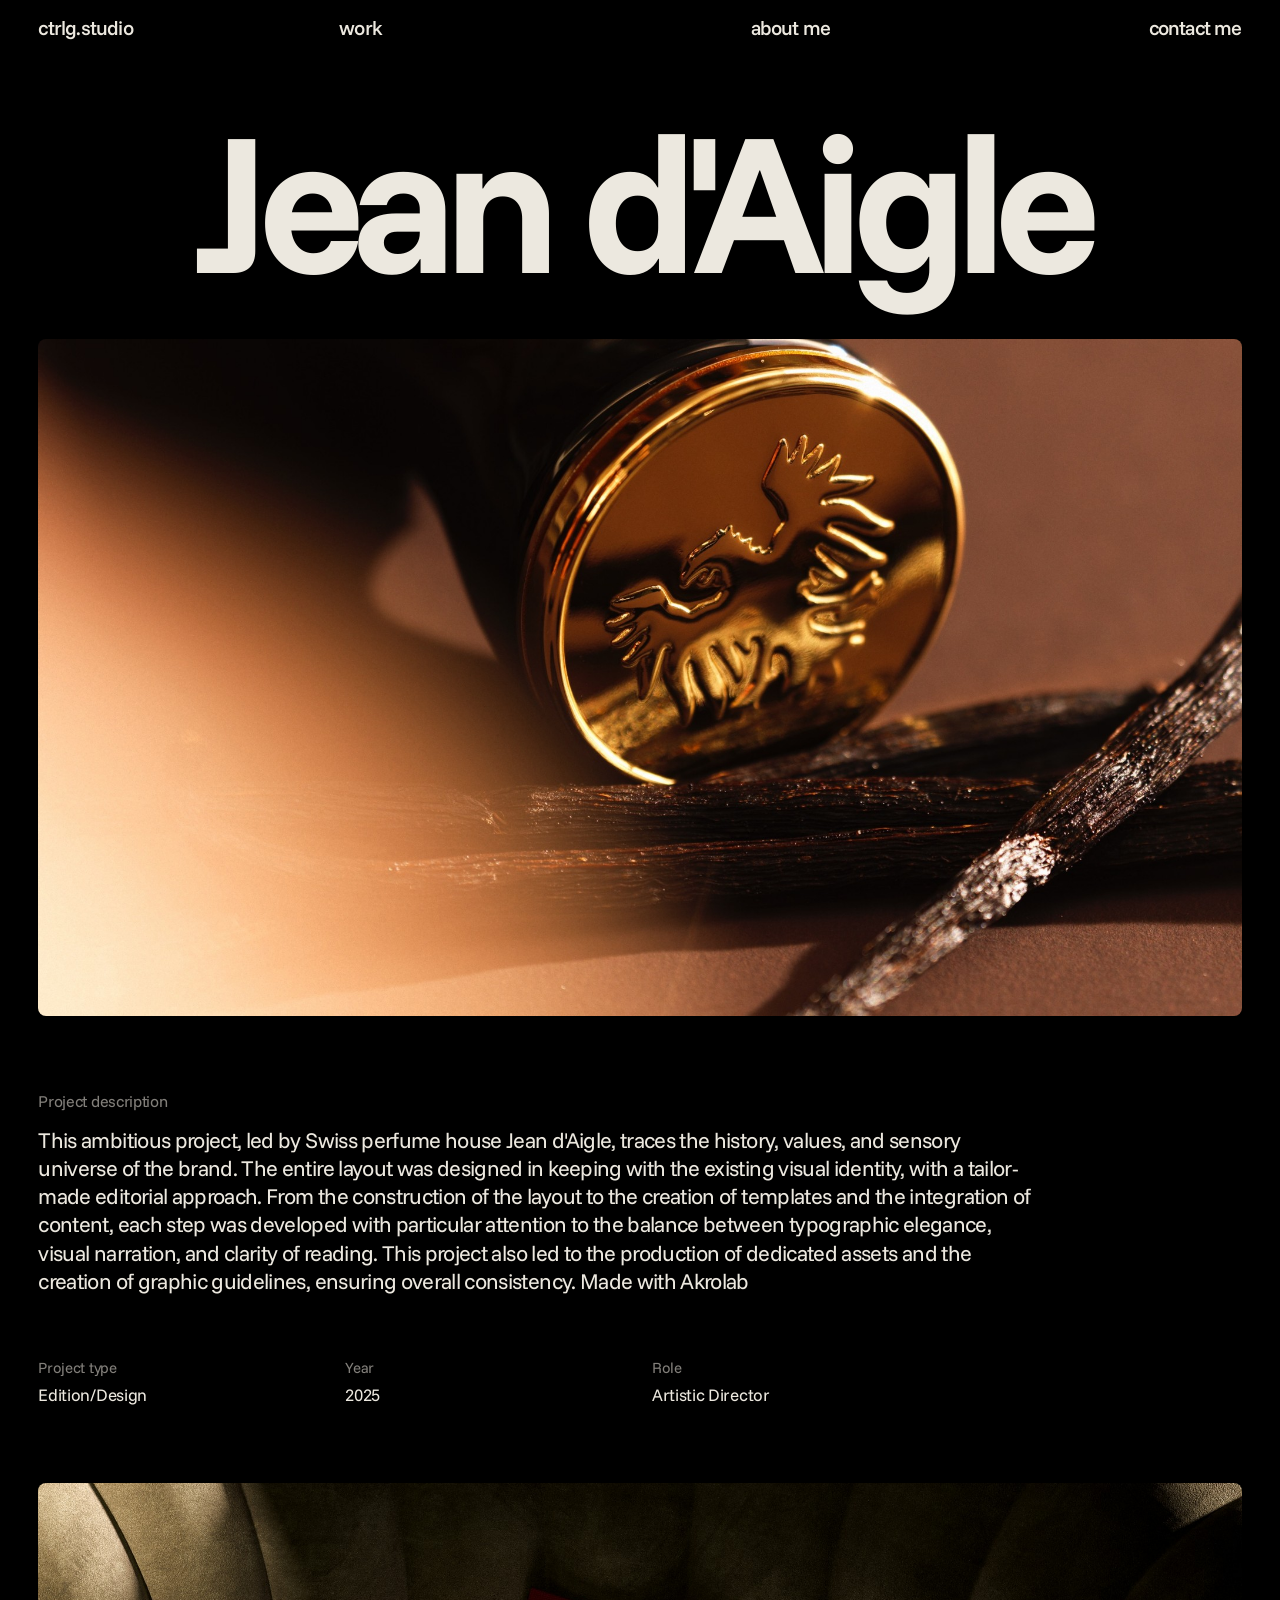
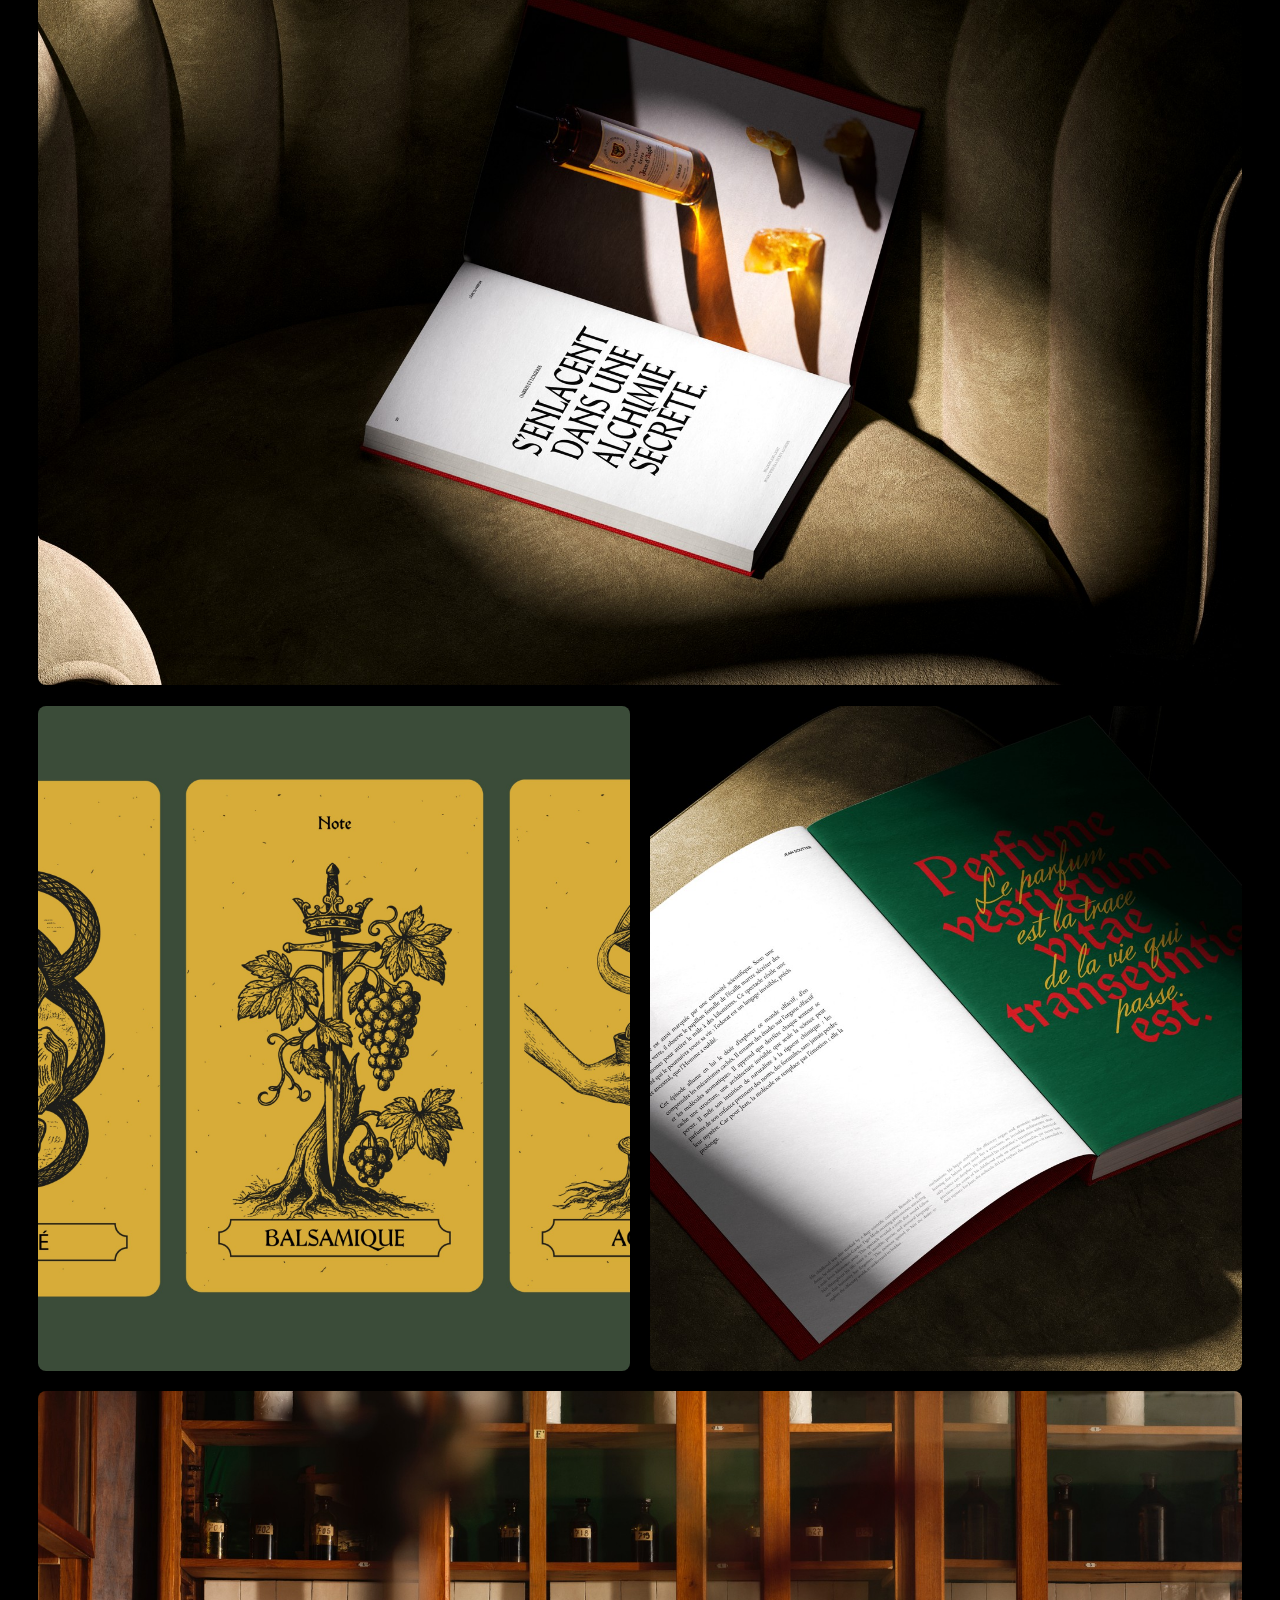
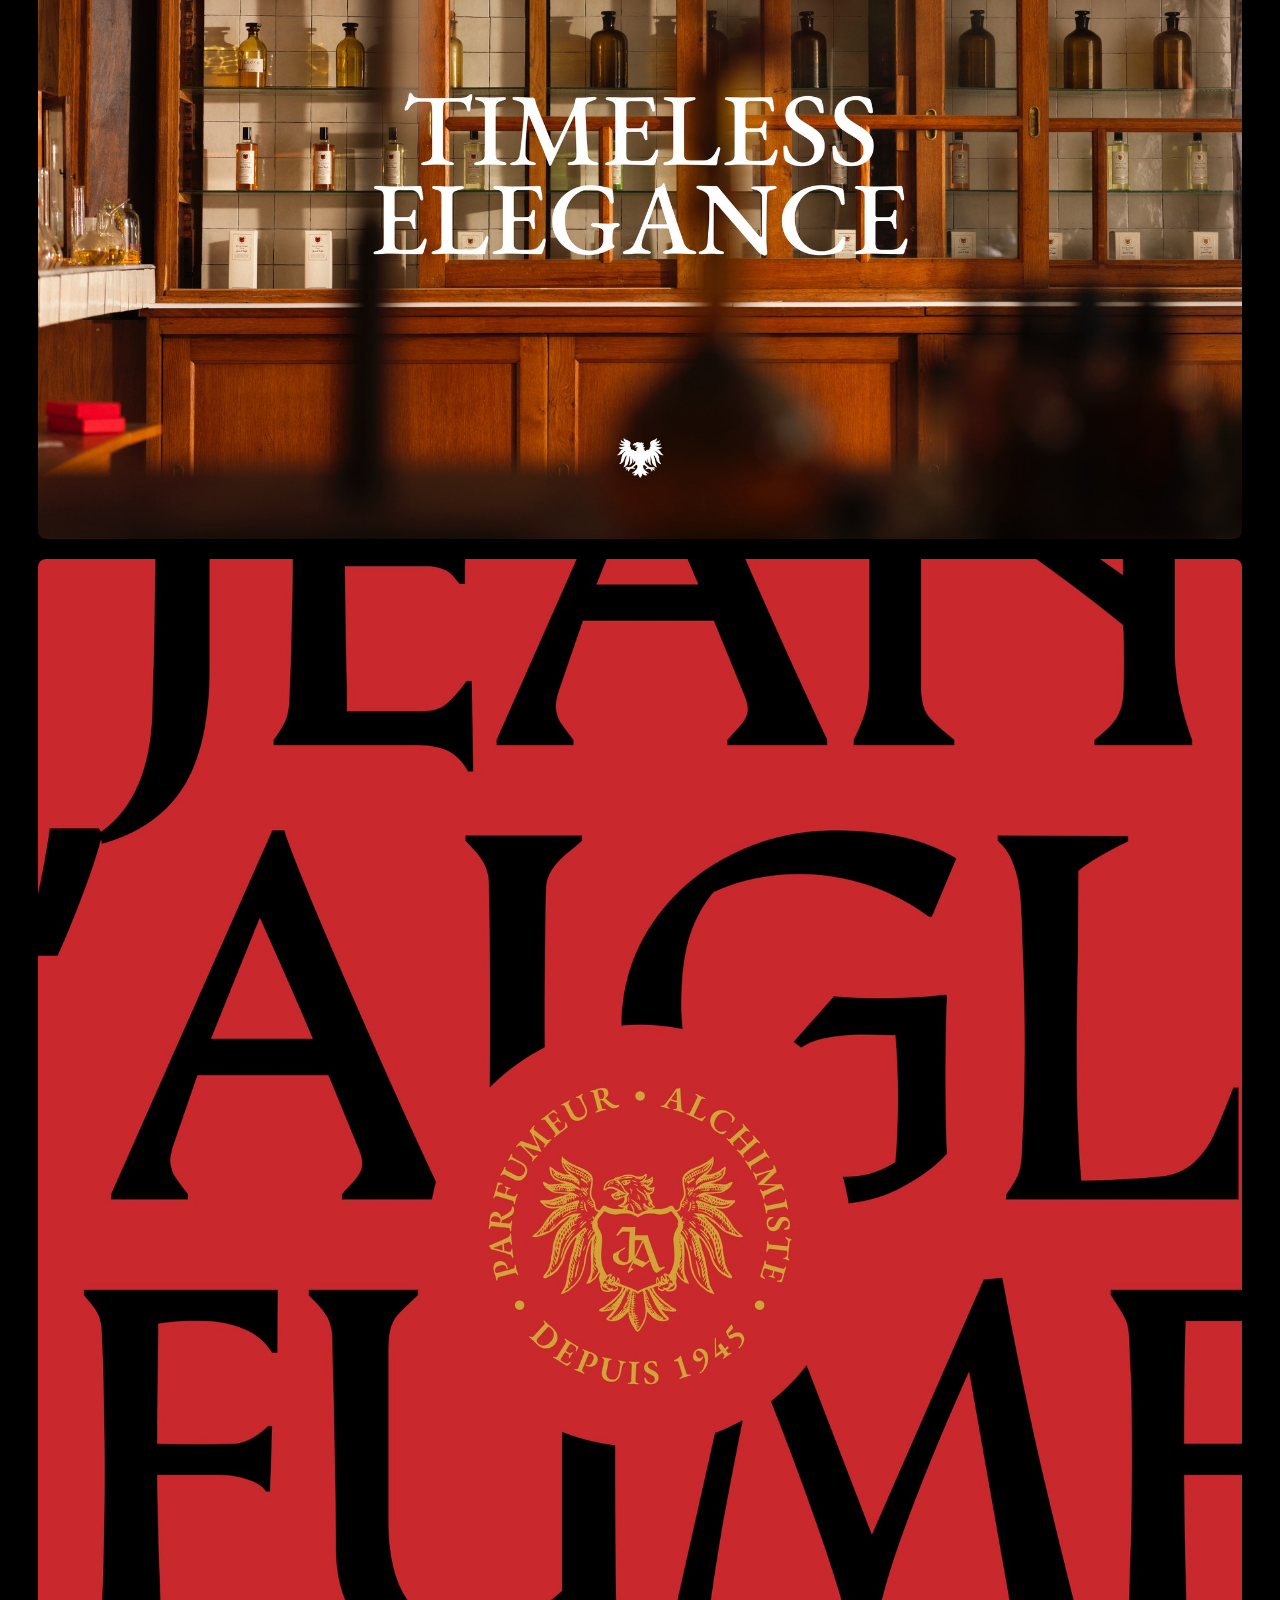
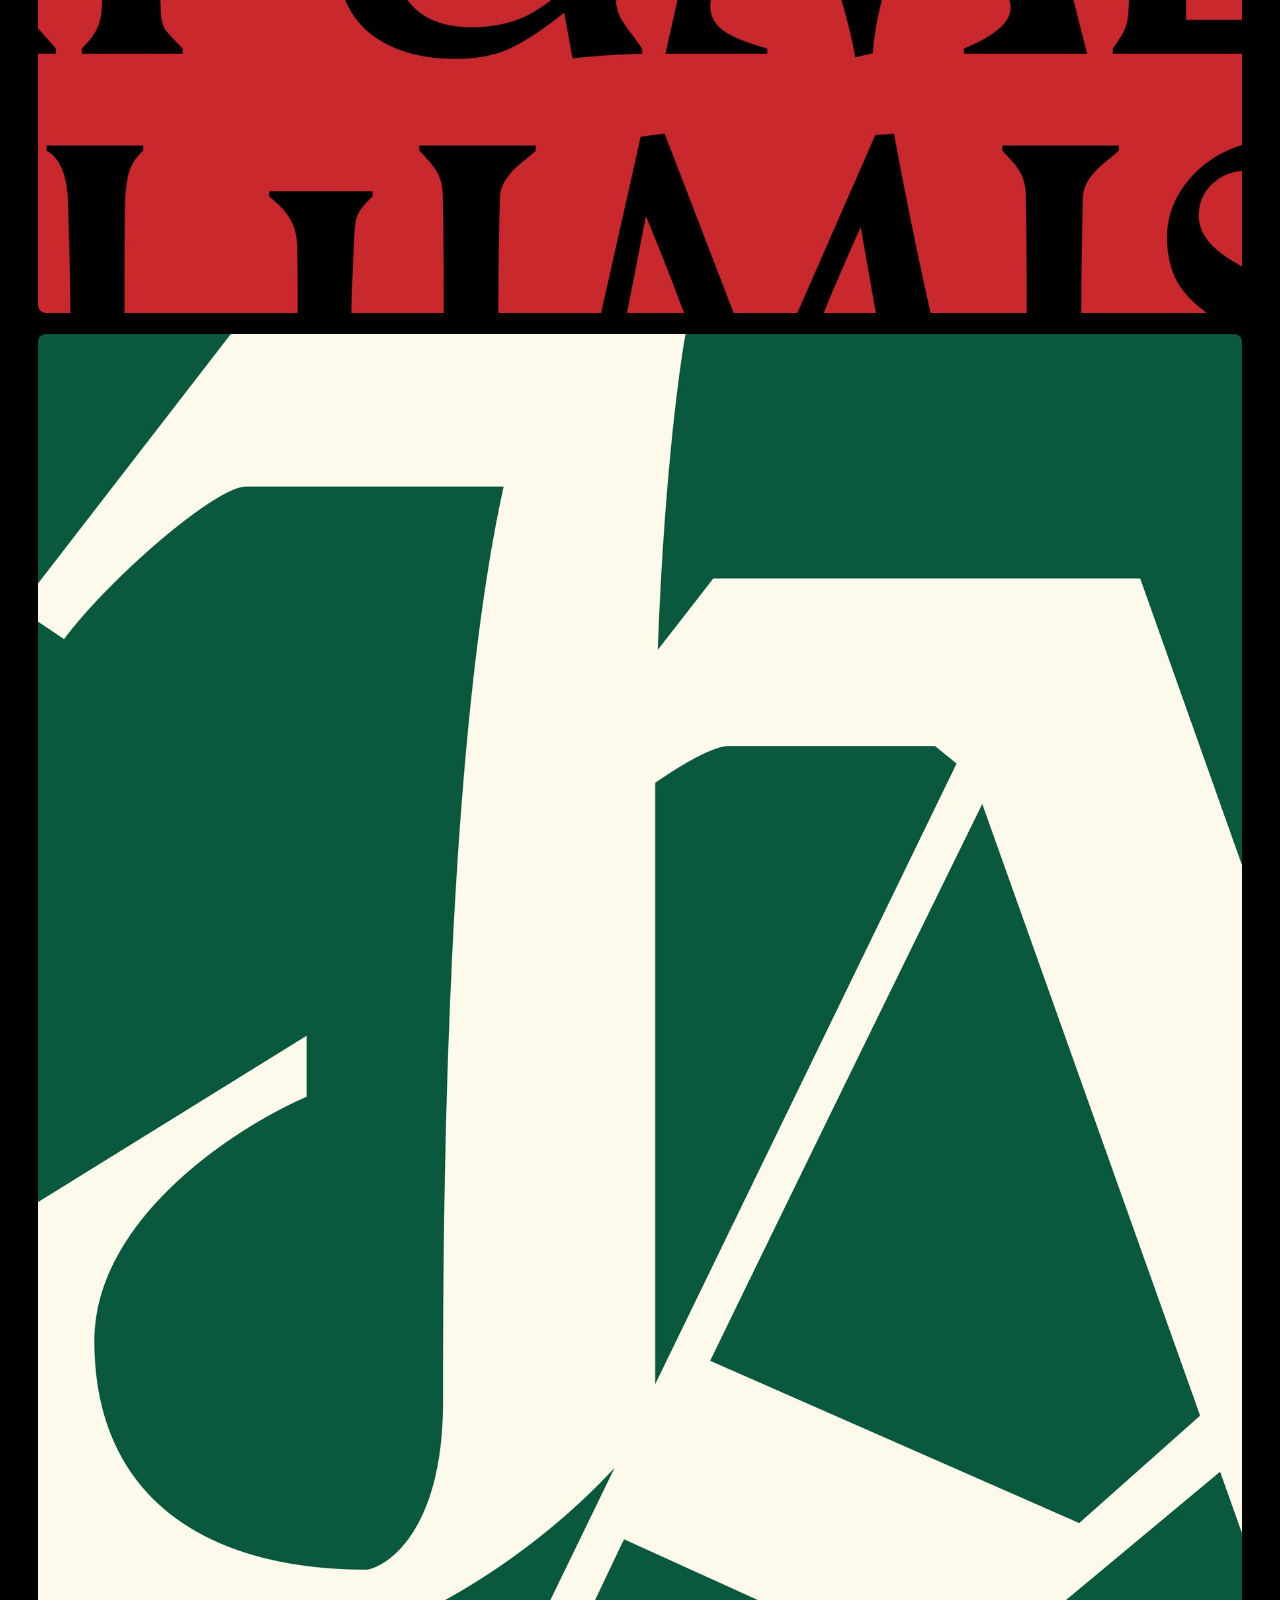
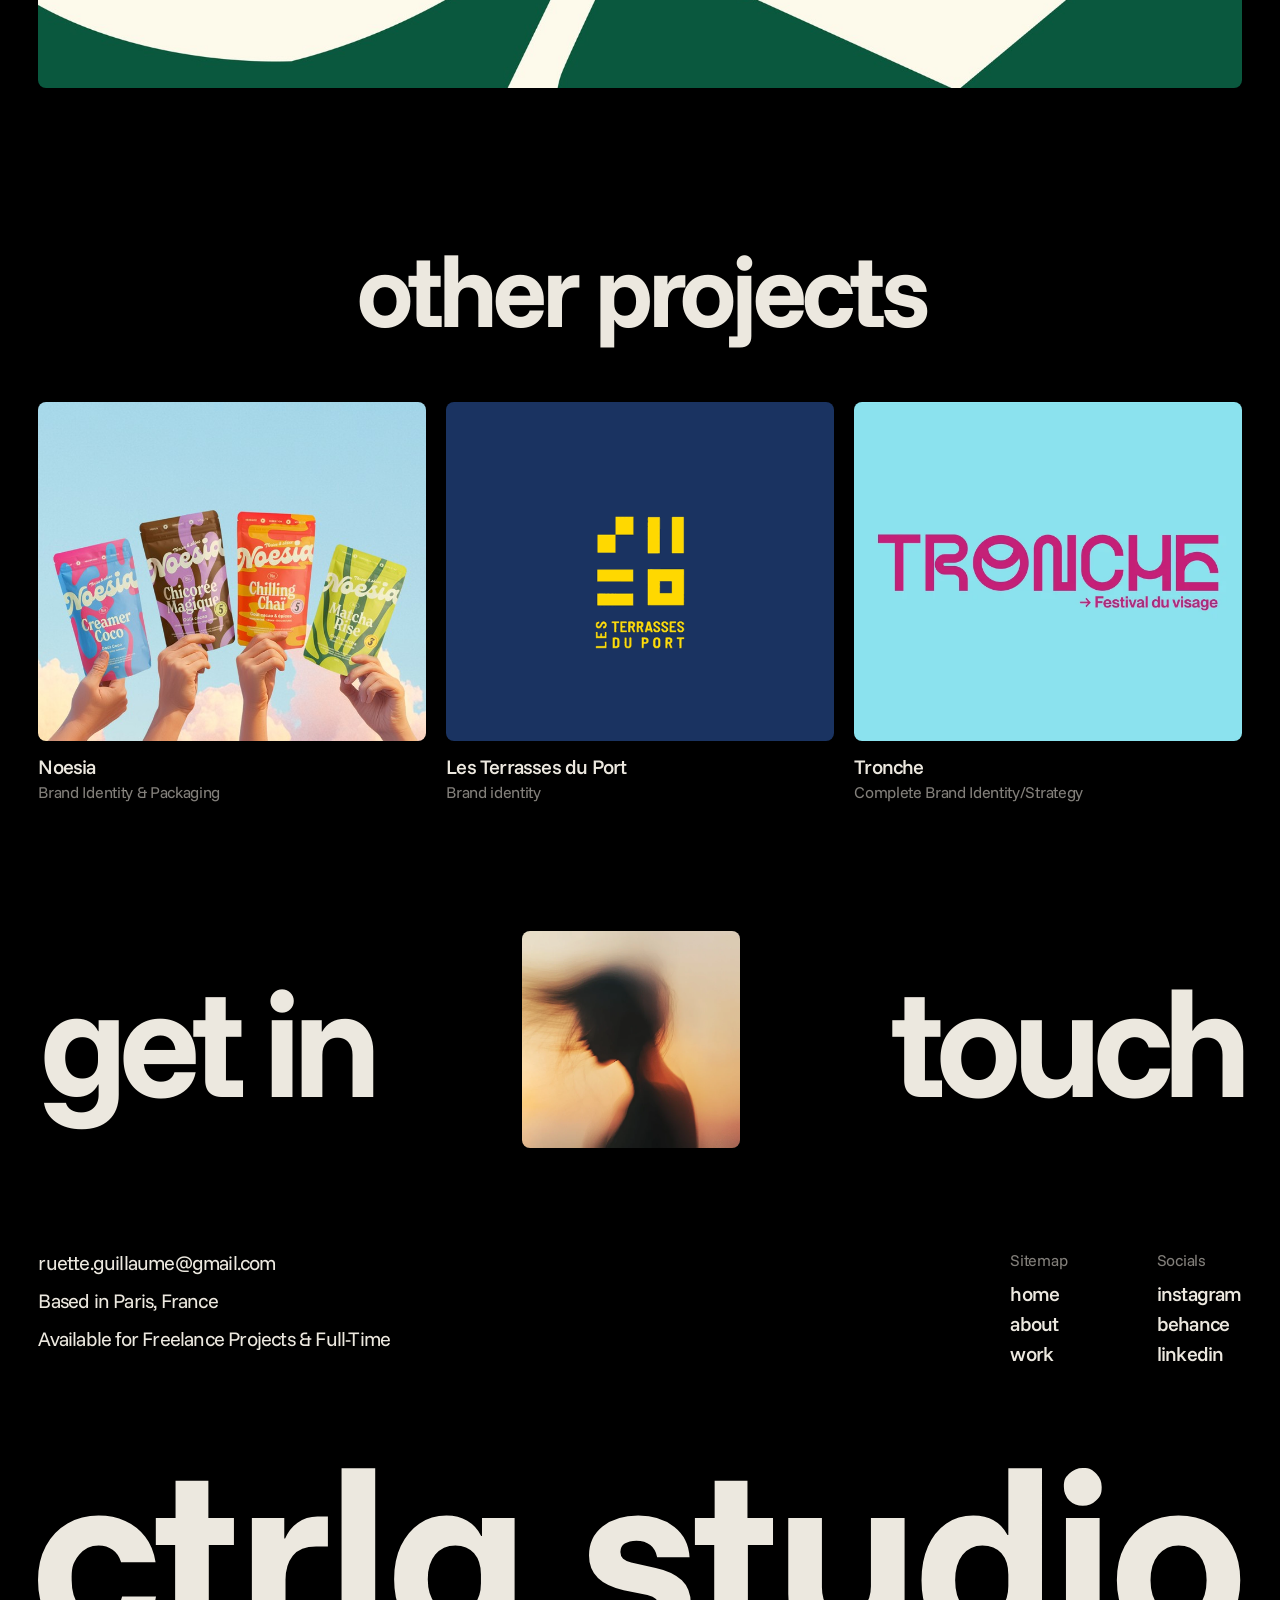
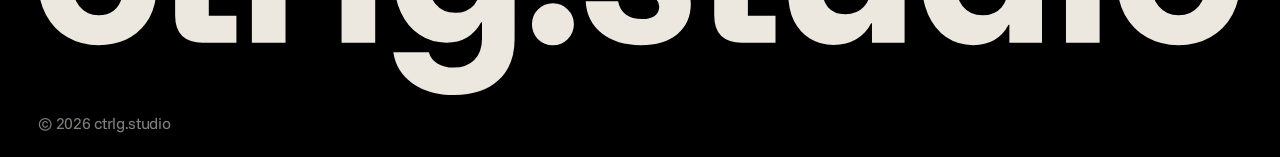
<file: projects/jeandaigle/index.html>
<!DOCTYPE html>
<html lang="en">
<head>
<meta charset="utf-8">
<meta name="viewport" content="width=device-width, initial-scale=1">
<title>Jean d&#x27;Aigle — ctrlg.studio</title>
<meta name="description" content="This ambitious project, led by Swiss perfume house Jean d&#x27;Aigle, traces the history, values, and sensory universe of the brand. The entire layout was…">
<link rel="canonical" href="https://www.ctrlg.studio/projects/jeandaigle">
<meta property="og:type" content="website">
<meta property="og:title" content="Jean d&#x27;Aigle — ctrlg.studio">
<meta property="og:description" content="This ambitious project, led by Swiss perfume house Jean d&#x27;Aigle, traces the history, values, and sensory universe of the brand. The entire layout was…">
<meta property="og:image" content="https://www.ctrlg.studio/assets/img/Ylcezx82vO8Xy2Sv6vFupDDZoE.jpg">
<meta name="twitter:card" content="summary_large_image">
<link rel="icon" href="../../assets/img/icon/E7GCtv5Wdnvk0hfnikVEDx9beo.jpg" media="(prefers-color-scheme: light)">
<link rel="icon" href="../../assets/img/icon/Xi45OwCfgmyB5zEV0ITDAgvc1A.jpg" media="(prefers-color-scheme: dark)">
<link rel="apple-touch-icon" href="../../assets/img/icon/XLSNGGpkFnvBKJPSQbhMAjzAVlg.png">
<link rel="preconnect" href="https://fonts.googleapis.com">
<link rel="preconnect" href="https://fonts.gstatic.com" crossorigin>
<link href="https://fonts.googleapis.com/css2?family=Funnel+Sans:wght@400;500;700;800&display=swap" rel="stylesheet">
<link rel="stylesheet" href="../../assets/site.css">
</head>
<body class="page-project">
<header class="nav">
  <a href="../../">ctrlg.studio</a>
  <a href="../../work/">work</a>
  <a href="../../about-me/">about me</a>
  <a href="#start-a-project">contact me</a>
</header>
<main>
<section class="proj-head"><h1 class="giant center">Jean d&#x27;Aigle</h1>
<div class="proj-cover"><img src="../../assets/img/Ylcezx82vO8Xy2Sv6vFupDDZoE.jpg" alt="Jean d&#x27;Aigle"></div></section>
<section class="proj-info">
  <p class="label">Project description</p>
  <div class="proj-desc"><p>This ambitious project, led by Swiss perfume house Jean d&#x27;Aigle, traces the history, values, and sensory universe of the brand. The entire layout was designed in keeping with the existing visual identity, with a tailor-made editorial approach. From the construction of the layout to the creation of templates and the integration of content, each step was developed with particular attention to the balance between typographic elegance, visual narration, and clarity of reading. This project also led to the production of dedicated assets and the creation of graphic guidelines, ensuring overall consistency. Made with Akrolab</p></div>
  <div class="proj-meta"><div><p class='label'>Project type</p><p>Edition/Design</p></div><div><p class='label'>Year</p><p>2025</p></div><div><p class='label'>Role</p><p>Artistic Director</p></div></div>
</section>
<section class="gallery"><div class="g-item"><img src="../../assets/img/XYDq7nUNadgHsF3tzdNpwU0T6Ds.jpg" alt="Jean d&#x27;Aigle" loading="lazy"></div><div class="g-pair"><div class="g-item"><img src="../../assets/img/T3AntY8T58tKmzgIqKq8rdyAEyg.jpg" alt="Jean d&#x27;Aigle" loading="lazy"></div><div class="g-item"><img src="../../assets/img/4ZyHVn4G1tAUwiLcImX6H6RhhOE.jpg" alt="Jean d&#x27;Aigle" loading="lazy"></div></div><div class="g-item"><img src="../../assets/img/Op6KQigMWhFq7tWZuWsV0TwlPBM.jpg" alt="Jean d&#x27;Aigle" loading="lazy"></div><div class="g-item"><img src="../../assets/img/hsICbUdXt7c5HgWx0qXyzNc3zo.jpg" alt="Jean d&#x27;Aigle" loading="lazy"></div><div class="g-item"><img src="../../assets/img/NdnxsyVyPd79qflkKHtdqjI7c.jpg" alt="Jean d&#x27;Aigle" loading="lazy"></div></section>
<section class="others"><h2 class="big">other projects</h2><div class="grid three"><a class="card" href="../../projects/noesia/" data-tags="branding|packaging|visual identity">
  <div class="card-img"><img src="../../assets/img/thumb/WlyRf7NTlETWMVkRsjmvMuwiQRM.jpg" alt="Noesia" loading="lazy"></div>
  <p class="card-title">Noesia</p>
  <p class="card-type">Brand Identity &amp; Packaging</p>
</a>
<a class="card" href="../../projects/lesterrassesduport/" data-tags="branding|visual identity|print">
  <div class="card-img"><img src="../../assets/img/thumb/LYQkrC4CYGIRPs69ol4F5QbJsO4.png" alt="Stack of modern books and magazine with minimalist cover design on leather chair" loading="lazy"></div>
  <p class="card-title">Les Terrasses du Port</p>
  <p class="card-type">Brand identity</p>
</a>
<a class="card" href="../../projects/tronche/" data-tags="branding|visual identity|print">
  <div class="card-img"><img src="../../assets/img/thumb/owHd1tCIj4QijaVlaudt3rECIY.webp" alt="Tronche" loading="lazy"></div>
  <p class="card-title">Tronche</p>
  <p class="card-type">Complete Brand Identity/Strategy</p>
</a></div></section>
</main>
<section class="contact" id="start-a-project">
  <a class="touch" href="mailto:ruette.guillaume@gmail.com" aria-label="Get in touch : ruette.guillaume@gmail.com">
    <span>get in</span><span class="touch-img" aria-hidden="true"><img src="../../assets/img/thumb/xdIba7T9OITd6Ifk8z2QkeECTxo.webp" alt="" loading="lazy" class=on><img src="../../assets/img/thumb/4NVG9xzdYVcIi4qHlxy72f76fD8.webp" alt="" loading="lazy"><img src="../../assets/img/thumb/mYzcoEc5UO12bSwM6azHtpSOT9c.webp" alt="" loading="lazy"><img src="../../assets/img/thumb/rgD8n8QU8lr5CqWo4wyY462b2k.png" alt="" loading="lazy"></span><span>touch</span>
  </a>
</section>
<footer class="foot">
  <div class="foot-top">
    <div class="foot-info">
      <a href="mailto:ruette.guillaume@gmail.com">ruette.guillaume@gmail.com</a>
      <p>Based in Paris, France</p>
      <p>Available for Freelance Projects &amp; Full-Time</p>
    </div>
    <nav class="foot-links">
      <div><p class="label">Sitemap</p><ul>
        <li><a href="../../">home</a></li>
        <li><a href="../../about-me/">about</a></li>
        <li><a href="../../work/">work</a></li></ul></div>
      <div><p class="label">Socials</p><ul><li><a href="https://www.instagram.com/" target="_blank" rel="noopener">instagram</a></li><li><a href="https://www.behance.net/" target="_blank" rel="noopener">behance</a></li><li><a href="https://www.linkedin.com/" target="_blank" rel="noopener">linkedin</a></li></ul></div>
    </nav>
  </div>
  <div class="foot-logo"><svg xmlns="http://www.w3.org/2000/svg" viewBox="0 0 776 147" fill="none" role="img" aria-label="ctrlg.studio"><path fill="currentColor" d="M39.119 114.275q-11.253 0-20.096-5.091-8.841-5.225-13.932-14.602T0 72.477q0-12.861 5.09-22.239 5.092-9.378 13.933-14.468 8.842-5.091 20.096-5.091 9.378 0 17.148 3.483t12.86 10.181q5.226 6.699 6.699 16.479H53.587q-1.607-5.359-5.492-8.039-3.751-2.813-8.976-2.813-7.77 0-12.593 6.029c-4.823 6.029-4.823 9.511-4.823 16.478q0 10.316 4.823 16.478 4.823 6.029 12.593 6.029 5.626 0 9.645-2.948 4.02-2.947 5.493-9.11h21.837q-1.34 10.316-6.564 17.282-5.091 6.966-12.995 10.584-7.905 3.483-17.416 3.483m67.001-1.608q-8.44 0-13.13-4.287-4.554-4.421-4.554-13.396V49.702h-12.46V32.286h12.728V8.172h21.167v24.114h16.478v17.416h-16.21v45.55h17.817v17.415zm31.807 0v-80.38h20.899v13.262h.536q2.679-6.564 8.038-10.315 5.492-3.885 12.861-3.885h6.698V50.64h-7.636q-10.181 0-15.005 5.895-4.689 5.895-4.689 15.54v40.592zm57.845 0V.134h21.702v112.533zm72.753 33.76q-16.21 0-26.928-7.502-10.584-7.502-12.459-20.095h22.909q1.34 4.689 5.492 7.234 4.287 2.679 10.45 2.679 8.44 0 13.397-4.956 4.956-4.957 4.956-13.531V99.538h-.535q-3.484 6.43-9.11 9.78t-13.263 3.349q-9.913 0-17.55-5.224-7.636-5.225-11.923-14.469t-4.287-21.301q0-12.191 4.287-21.3 4.287-9.244 11.923-14.47 7.637-5.224 17.55-5.224 7.77 0 13.397 3.349 5.76 3.35 8.976 9.78h.535V32.286h21.034v78.238q0 16.745-10.316 26.258-10.316 9.645-28.535 9.645m.67-53.051q7.635 0 12.057-5.09 4.42-5.225 4.421-13.934v-5.626q0-8.574-4.421-13.665t-12.057-5.09q-8.172 0-12.995 5.894t-4.823 15.808q0 9.915 4.823 15.808 4.823 5.895 12.995 5.895m62.893 20.899q-5.626 0-9.645-3.885-3.885-4.02-3.885-9.646t3.885-9.512q4.019-4.019 9.645-4.019 5.628 0 9.512 4.02 4.02 3.885 4.019 9.511t-4.019 9.646q-3.884 3.885-9.512 3.885m56.642 0q-15.54 0-25.186-7.636t-10.316-20.631h20.899q.938 5.492 4.957 8.44 4.018 2.947 10.584 2.947 5.224 0 8.038-2.01 2.947-2.01 2.947-6.028 0-5.626-7.636-7.368l-15.273-3.216q-22.372-4.957-22.372-22.372 0-11.656 8.708-18.622 8.841-7.1 23.042-7.1 14.335 0 23.311 7.368 9.11 7.235 9.779 19.56h-20.899q-.938-5.225-4.421-7.905-3.483-2.813-8.976-2.813-4.688 0-7.502 1.875t-2.813 5.493q0 2.679 1.741 4.287 1.876 1.608 5.225 2.412l15.809 3.483q11.253 2.411 16.88 8.038 5.76 5.493 5.76 15.138 0 12.325-8.708 19.56-8.708 7.1-23.578 7.1m65.081-1.608q-8.44 0-13.129-4.287-4.555-4.421-4.555-13.396V49.702h-12.459V32.286h12.727V8.172h21.167v24.114h16.478v17.416h-16.21v45.55h17.818v17.415zm59.271 1.474q-8.708 0-15.273-4.153t-10.315-11.521q-3.617-7.503-3.617-17.282V32.286h21.702v44.612q0 8.172 3.886 12.86 4.019 4.556 11.253 4.556 7.502 0 11.923-4.823 4.555-4.958 4.555-13.263V32.286h21.703v80.381h-21.033v-12.459h-.536q-3.35 6.698-9.646 10.316-6.162 3.617-14.602 3.617m90.089.134q-9.913 0-17.55-5.225-7.501-5.359-11.655-14.736-4.153-9.512-4.153-21.837 0-12.459 4.153-21.837 4.154-9.511 11.655-14.736 7.637-5.226 17.55-5.225 15.54 0 22.105 12.593h.536V.134h21.703v112.533h-21.033v-11.521h-.536q-6.966 13.13-22.775 13.129m5.895-19.291q7.904 0 12.325-5.091t4.421-13.799V68.86q0-8.708-4.421-13.8-4.421-5.09-12.325-5.09-8.038 0-12.861 6.163-4.689 6.028-4.689 16.344t4.689 16.478q4.823 6.029 12.861 6.029m53.914 17.683v-80.38h21.702v80.38zm10.851-88.285q-5.091 0-8.708-3.483-3.483-3.617-3.483-8.708c0-5.091 1.161-6.252 3.483-8.574Q668.74 0 673.831 0c5.091 0 6.252 1.206 8.574 3.617q3.617 3.483 3.617 8.574c0 5.091-1.206 6.297-3.617 8.708q-3.483 3.483-8.574 3.483m61.768 89.893q-11.388 0-20.497-5.091-8.976-5.225-14.201-14.602-5.091-9.378-5.091-22.105 0-12.861 5.091-22.239 5.225-9.378 14.201-14.468 9.11-5.091 20.497-5.091 11.789 0 20.631 5.09 8.976 5.09 14.067 14.47 5.09 9.376 5.09 22.238 0 12.726-5.09 22.239-5.091 9.377-14.201 14.468-8.976 5.091-20.497 5.091m0-19.291q8.172 0 13.129-6.03 4.956-6.161 4.956-16.477 0-10.45-4.956-16.478-4.957-6.03-13.129-6.029-7.904 0-12.995 6.029-5.091 6.028-5.091 16.478 0 10.316 5.091 16.478 5.09 6.029 12.995 6.029"/></svg></div>
  <p class="copy">© 2026 ctrlg.studio</p>
</footer>
<script src="../../assets/site.js" defer></script>
</body>
</html>
</file>
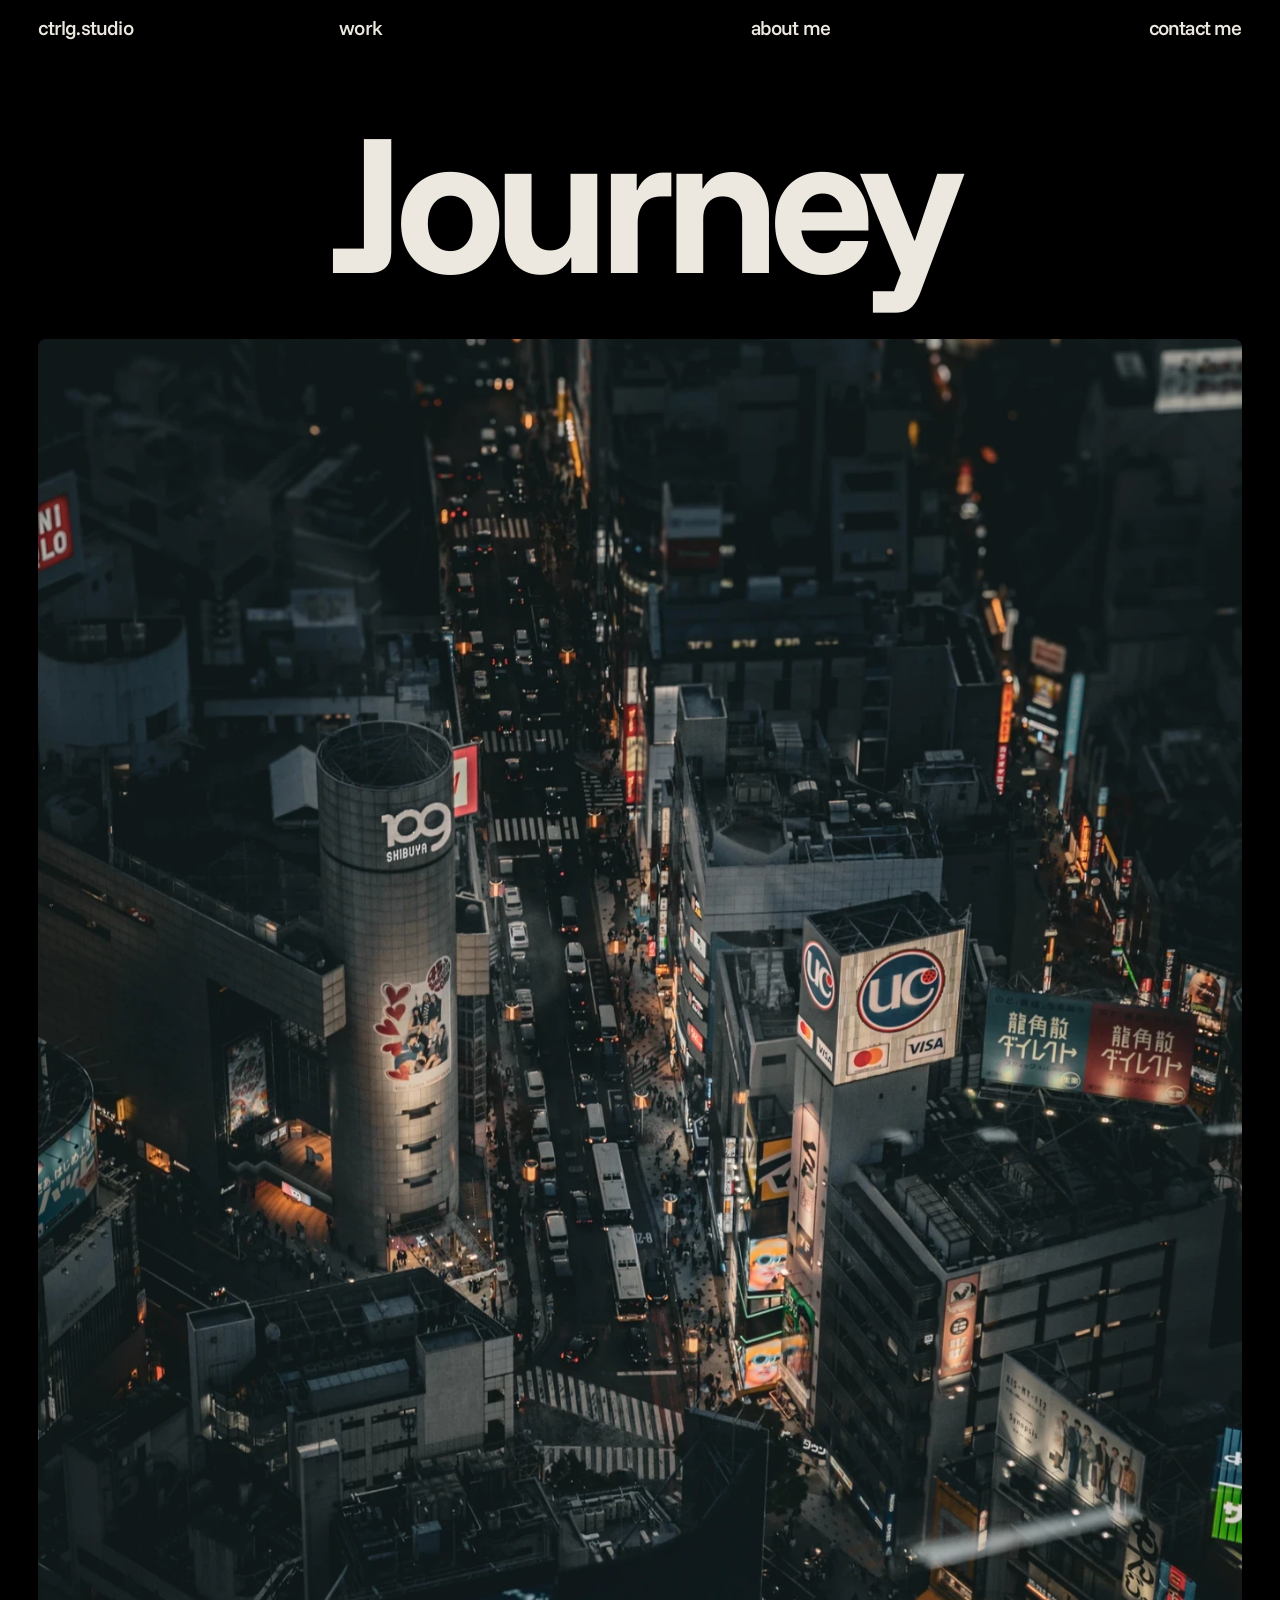
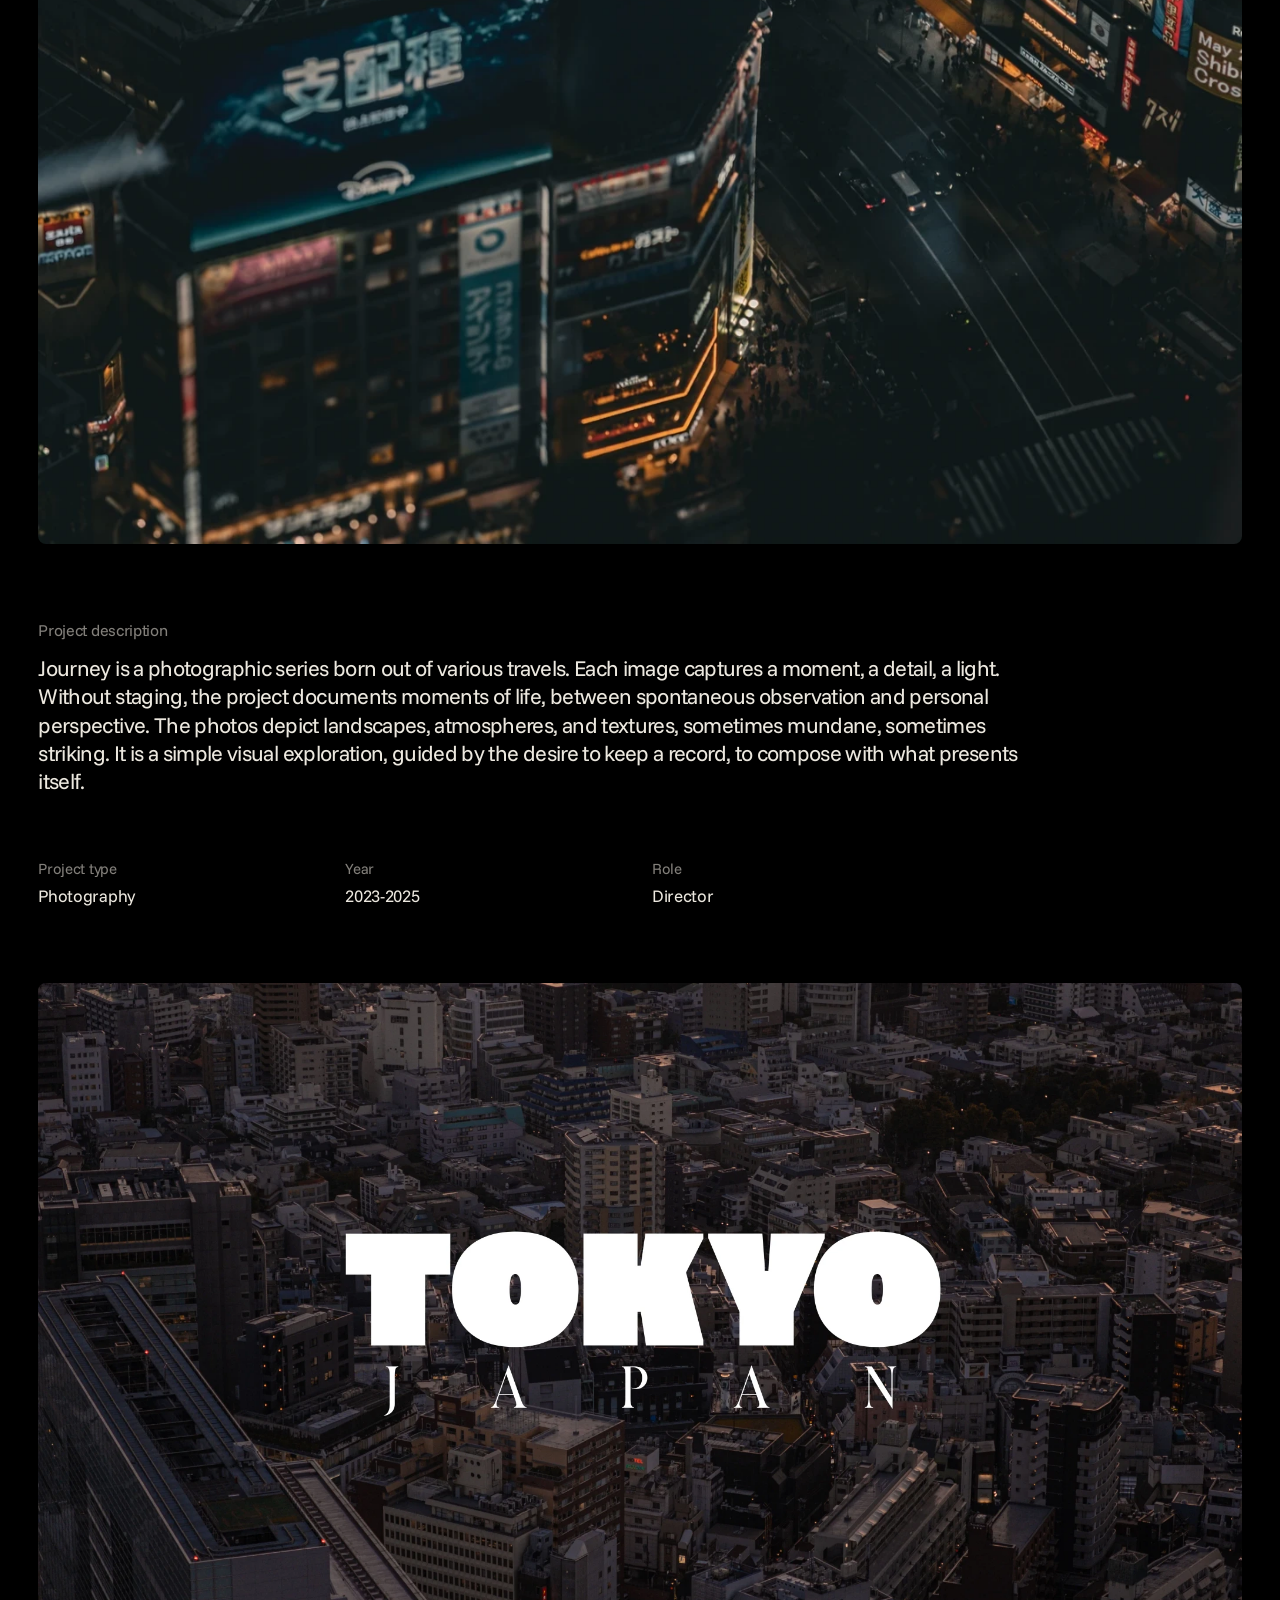
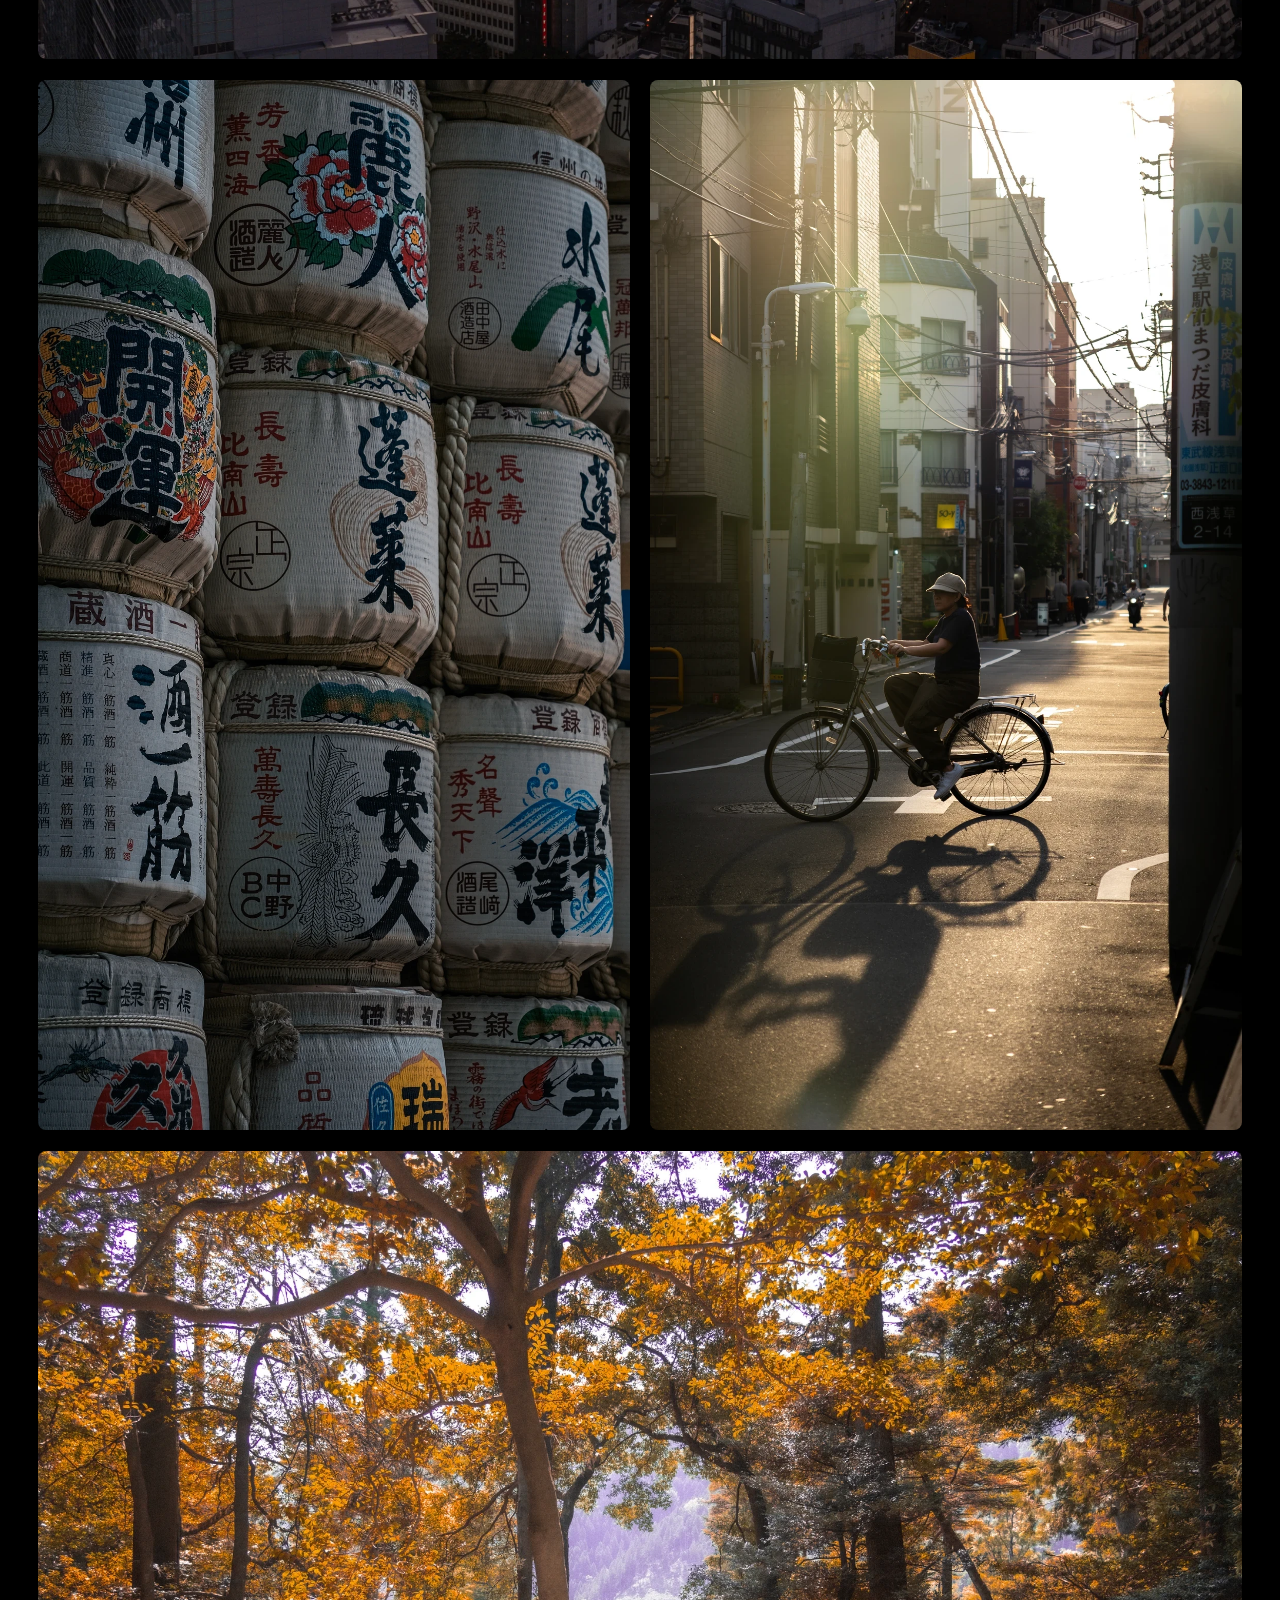
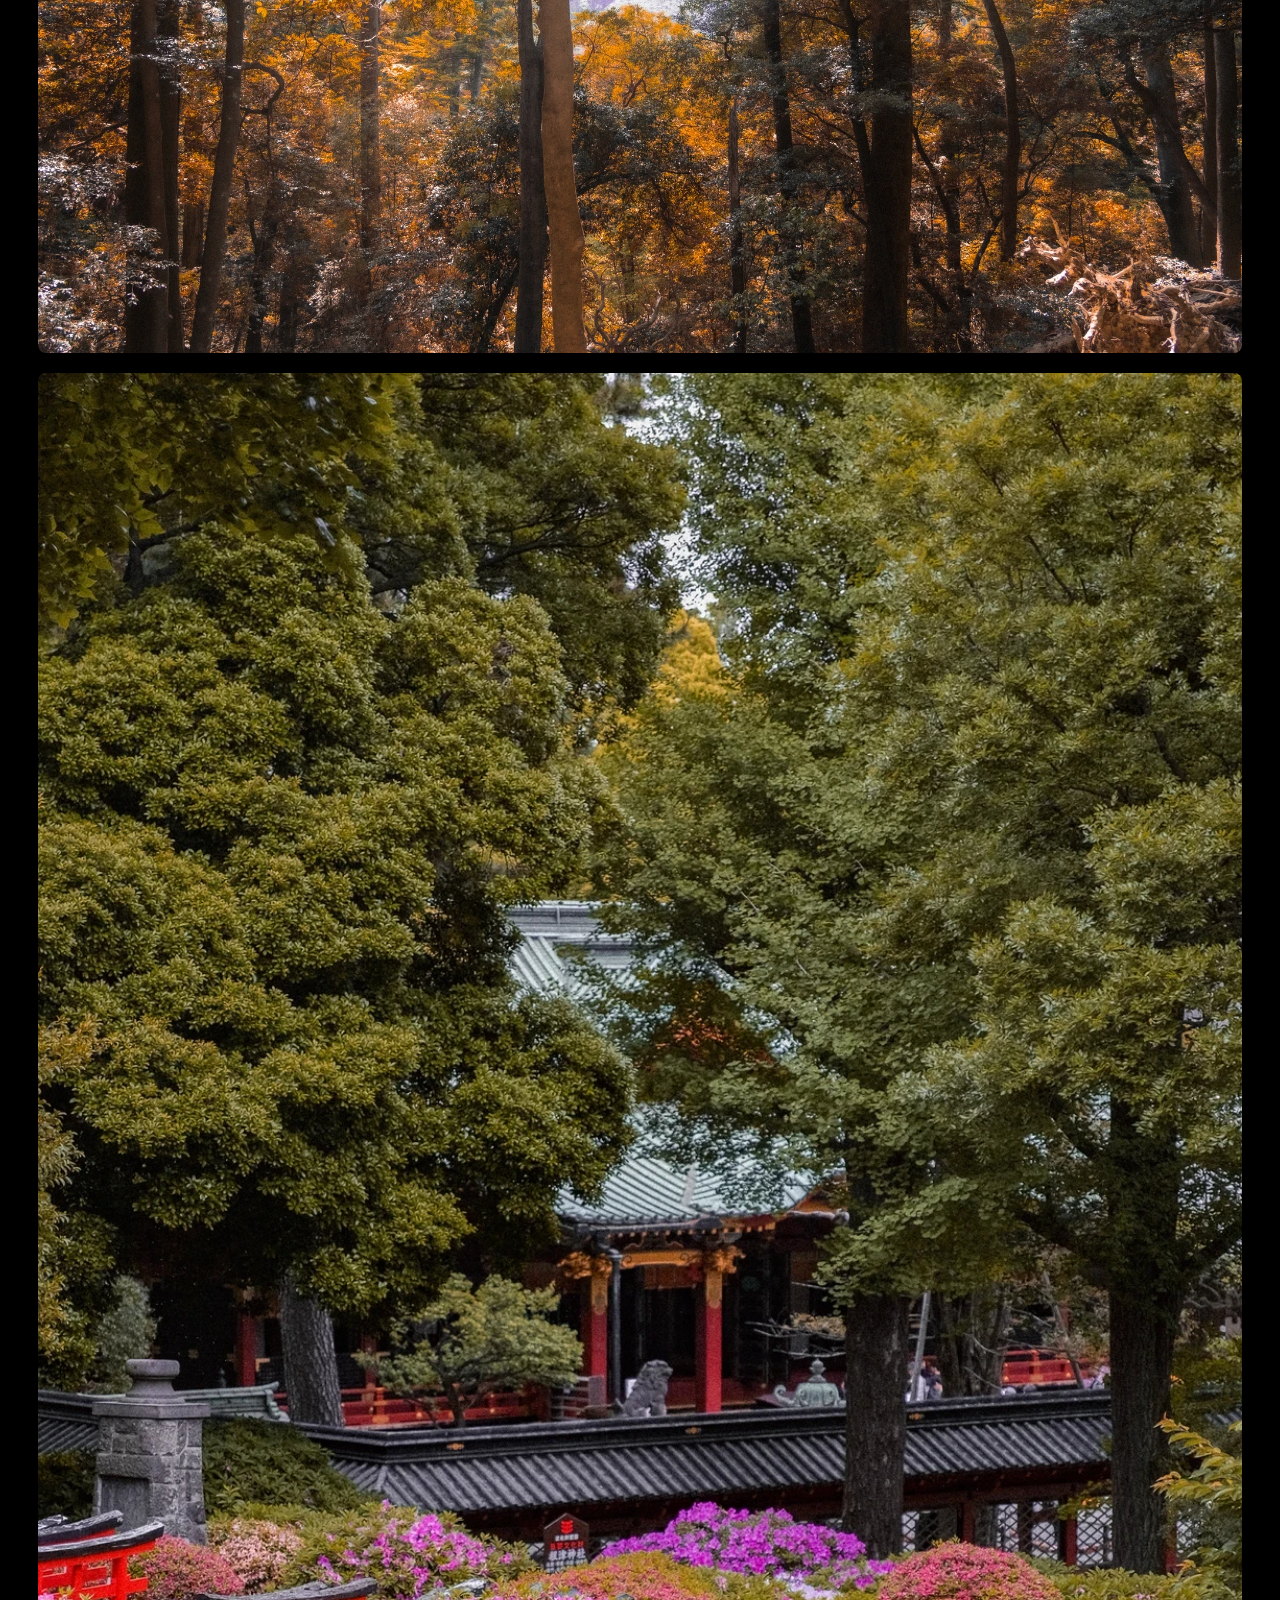
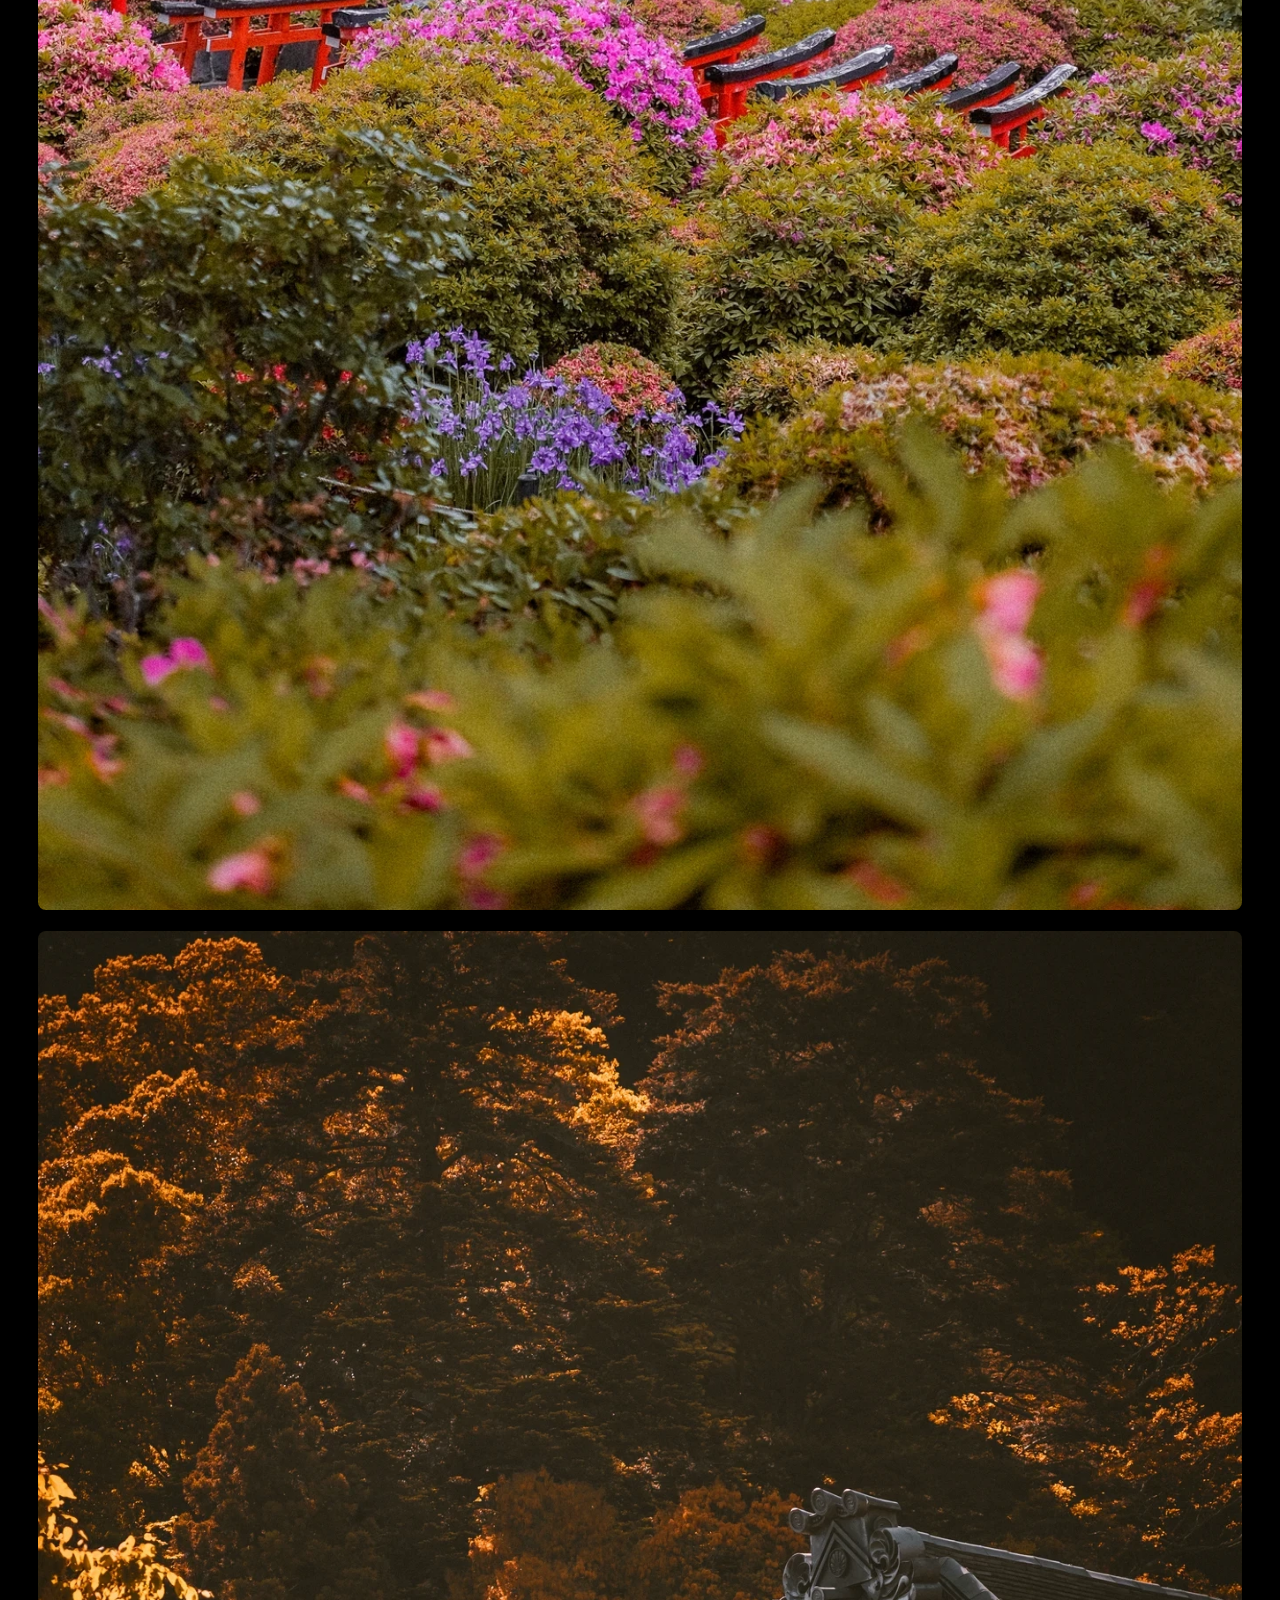
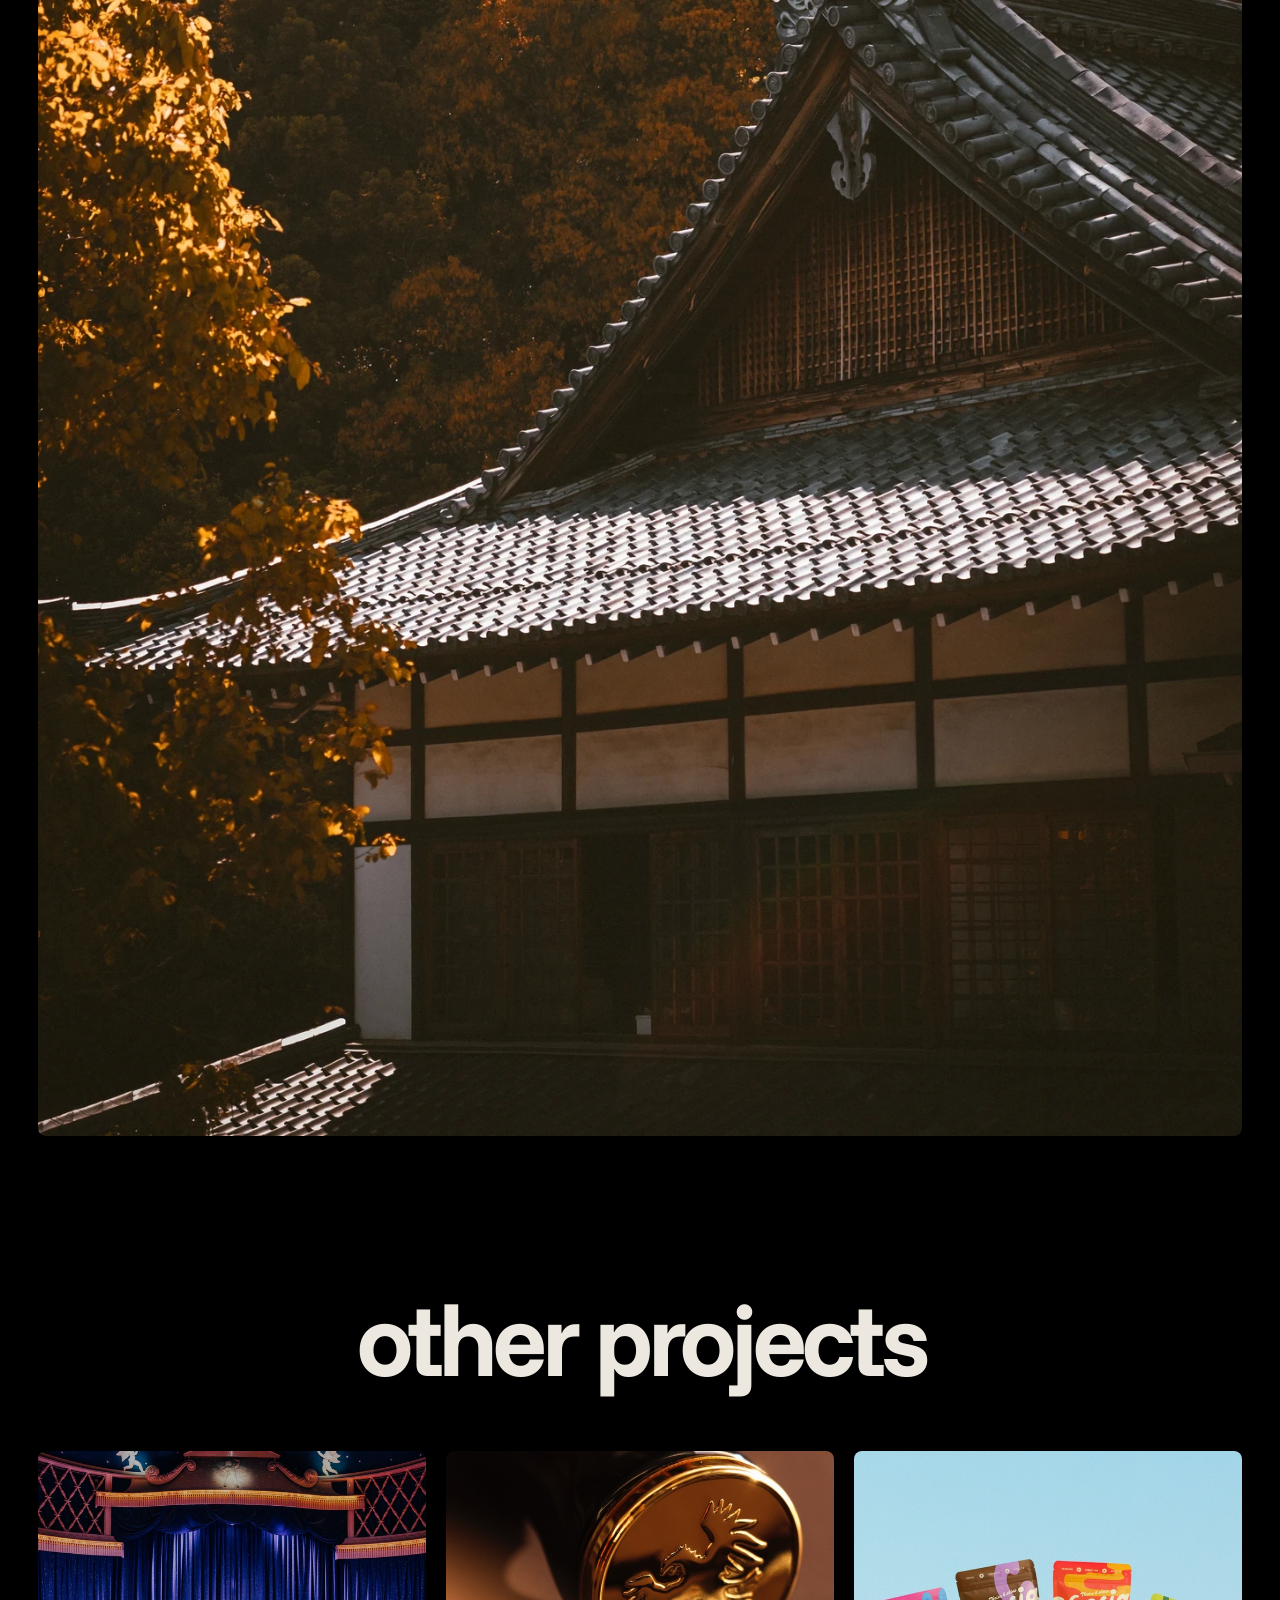
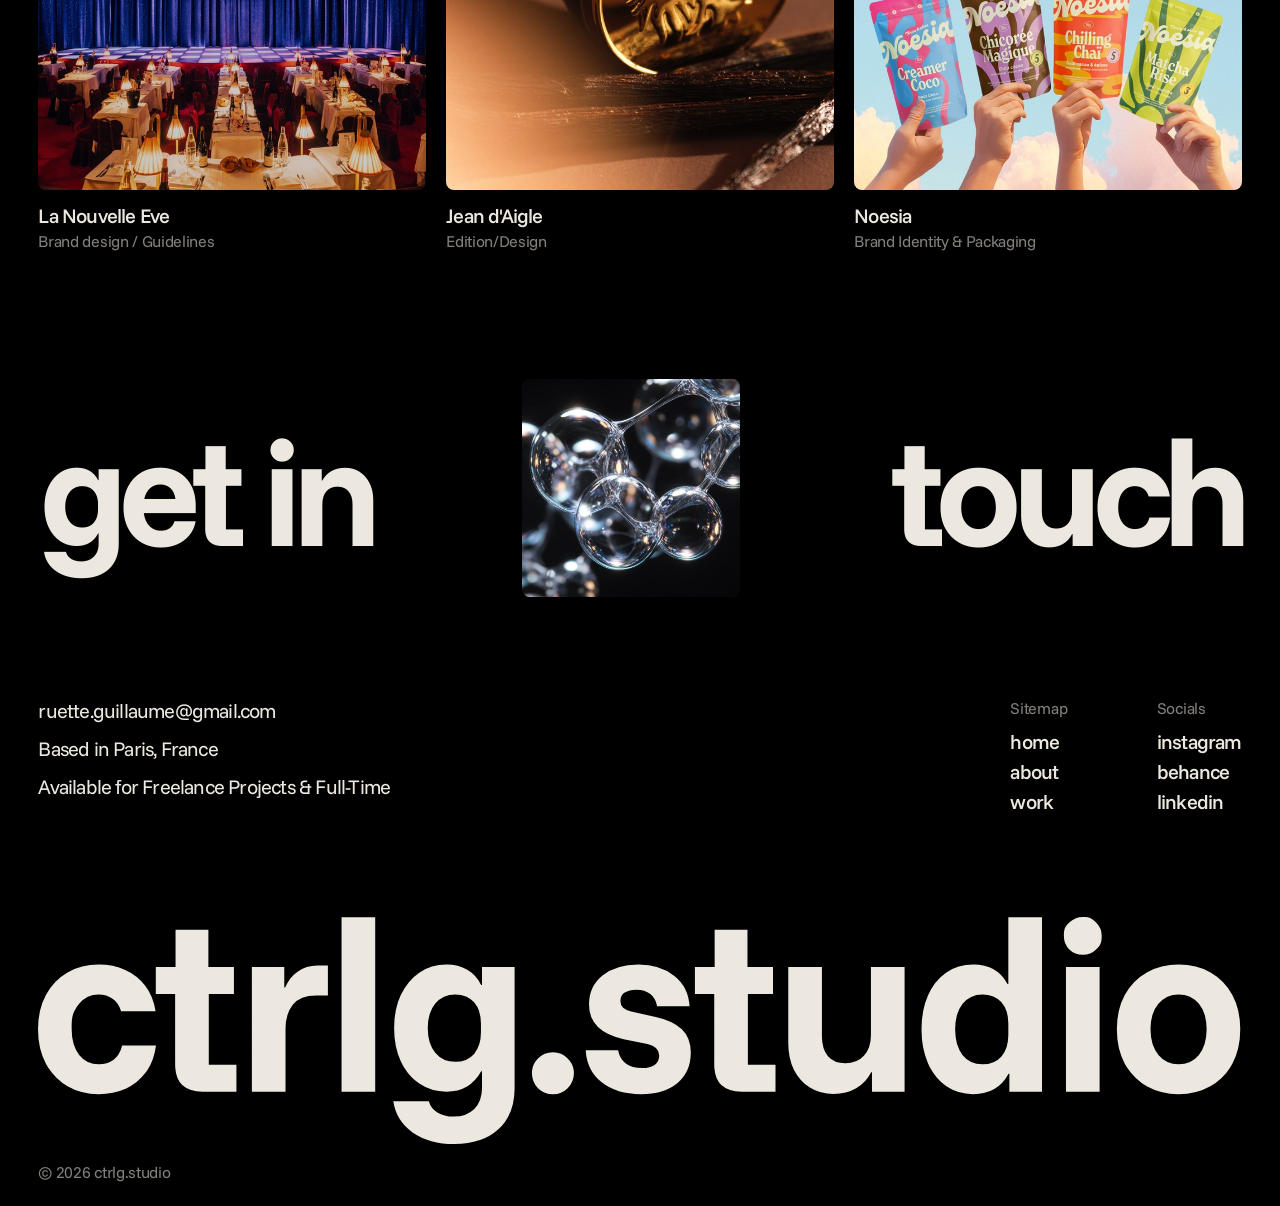
<file: projects/journey/index.html>
<!DOCTYPE html>
<html lang="en">
<head>
<meta charset="utf-8">
<meta name="viewport" content="width=device-width, initial-scale=1">
<title>Journey — ctrlg.studio</title>
<meta name="description" content="Journey is a photographic series born out of various travels. Each image captures a moment, a detail, a light. Without staging, the project documents…">
<link rel="canonical" href="https://www.ctrlg.studio/projects/journey">
<meta property="og:type" content="website">
<meta property="og:title" content="Journey — ctrlg.studio">
<meta property="og:description" content="Journey is a photographic series born out of various travels. Each image captures a moment, a detail, a light. Without staging, the project documents…">
<meta property="og:image" content="https://www.ctrlg.studio/assets/img/0tO10g51TWdZGWiPdgmeVK1OA.webp">
<meta name="twitter:card" content="summary_large_image">
<link rel="icon" href="../../assets/img/icon/E7GCtv5Wdnvk0hfnikVEDx9beo.jpg" media="(prefers-color-scheme: light)">
<link rel="icon" href="../../assets/img/icon/Xi45OwCfgmyB5zEV0ITDAgvc1A.jpg" media="(prefers-color-scheme: dark)">
<link rel="apple-touch-icon" href="../../assets/img/icon/XLSNGGpkFnvBKJPSQbhMAjzAVlg.png">
<link rel="preconnect" href="https://fonts.googleapis.com">
<link rel="preconnect" href="https://fonts.gstatic.com" crossorigin>
<link href="https://fonts.googleapis.com/css2?family=Funnel+Sans:wght@400;500;700;800&display=swap" rel="stylesheet">
<link rel="stylesheet" href="../../assets/site.css">
</head>
<body class="page-project">
<header class="nav">
  <a href="../../">ctrlg.studio</a>
  <a href="../../work/">work</a>
  <a href="../../about-me/">about me</a>
  <a href="#start-a-project">contact me</a>
</header>
<main>
<section class="proj-head"><h1 class="giant center">Journey</h1>
<div class="proj-cover"><img src="../../assets/img/0tO10g51TWdZGWiPdgmeVK1OA.webp" alt="Journey"></div></section>
<section class="proj-info">
  <p class="label">Project description</p>
  <div class="proj-desc"><p>Journey is a photographic series born out of various travels. Each image captures a moment, a detail, a light. Without staging, the project documents moments of life, between spontaneous observation and personal perspective. The photos depict landscapes, atmospheres, and textures, sometimes mundane, sometimes striking. It is a simple visual exploration, guided by the desire to keep a record, to compose with what presents itself.</p></div>
  <div class="proj-meta"><div><p class='label'>Project type</p><p>Photography</p></div><div><p class='label'>Year</p><p>2023-2025</p></div><div><p class='label'>Role</p><p>Director</p></div></div>
</section>
<section class="gallery"><div class="g-item"><img src="../../assets/img/XHYZB0bzt0IkugJHyQ6dlKkGyWQ.webp" alt="Journey" loading="lazy"></div><div class="g-pair"><div class="g-item"><img src="../../assets/img/IhBwflkgDByG9wz8raUdlaIbiMQ.webp" alt="Journey" loading="lazy"></div><div class="g-item"><img src="../../assets/img/QnapvuA9VlW4kxXO0eJjHn4eAfE.webp" alt="Journey" loading="lazy"></div></div><div class="g-item"><img src="../../assets/img/w0IxwvVyq0k4F1PhRDKGNH8NFo.webp" alt="Journey" loading="lazy"></div><div class="g-item"><img src="../../assets/img/q1JqXJDjBa4GFOB8Kfmukp4LSOA.webp" alt="Journey" loading="lazy"></div><div class="g-item"><img src="../../assets/img/ERKnZrmt9xy0eSkuXbhqq6kh4.webp" alt="Journey" loading="lazy"></div></section>
<section class="others"><h2 class="big">other projects</h2><div class="grid three"><a class="card" href="../../projects/lanouvelleeve/" data-tags="branding|visual identity">
  <div class="card-img"><img src="../../assets/img/thumb/kgeU7g8xzZLsQP1tIprSNGIU0Y.jpg" alt="La Nouvelle Eve" loading="lazy"></div>
  <p class="card-title">La Nouvelle Eve</p>
  <p class="card-type">Brand design / Guidelines</p>
</a>
<a class="card" href="../../projects/jeandaigle/" data-tags="print">
  <div class="card-img"><img src="../../assets/img/thumb/Ylcezx82vO8Xy2Sv6vFupDDZoE.jpg" alt="Jean d&#x27;Aigle" loading="lazy"></div>
  <p class="card-title">Jean d&#x27;Aigle</p>
  <p class="card-type">Edition/Design</p>
</a>
<a class="card" href="../../projects/noesia/" data-tags="branding|packaging|visual identity">
  <div class="card-img"><img src="../../assets/img/thumb/WlyRf7NTlETWMVkRsjmvMuwiQRM.jpg" alt="Noesia" loading="lazy"></div>
  <p class="card-title">Noesia</p>
  <p class="card-type">Brand Identity &amp; Packaging</p>
</a></div></section>
</main>
<section class="contact" id="start-a-project">
  <a class="touch" href="mailto:ruette.guillaume@gmail.com" aria-label="Get in touch : ruette.guillaume@gmail.com">
    <span>get in</span><span class="touch-img" aria-hidden="true"><img src="../../assets/img/thumb/xdIba7T9OITd6Ifk8z2QkeECTxo.webp" alt="" loading="lazy" class=on><img src="../../assets/img/thumb/4NVG9xzdYVcIi4qHlxy72f76fD8.webp" alt="" loading="lazy"><img src="../../assets/img/thumb/mYzcoEc5UO12bSwM6azHtpSOT9c.webp" alt="" loading="lazy"><img src="../../assets/img/thumb/rgD8n8QU8lr5CqWo4wyY462b2k.png" alt="" loading="lazy"></span><span>touch</span>
  </a>
</section>
<footer class="foot">
  <div class="foot-top">
    <div class="foot-info">
      <a href="mailto:ruette.guillaume@gmail.com">ruette.guillaume@gmail.com</a>
      <p>Based in Paris, France</p>
      <p>Available for Freelance Projects &amp; Full-Time</p>
    </div>
    <nav class="foot-links">
      <div><p class="label">Sitemap</p><ul>
        <li><a href="../../">home</a></li>
        <li><a href="../../about-me/">about</a></li>
        <li><a href="../../work/">work</a></li></ul></div>
      <div><p class="label">Socials</p><ul><li><a href="https://www.instagram.com/" target="_blank" rel="noopener">instagram</a></li><li><a href="https://www.behance.net/" target="_blank" rel="noopener">behance</a></li><li><a href="https://www.linkedin.com/" target="_blank" rel="noopener">linkedin</a></li></ul></div>
    </nav>
  </div>
  <div class="foot-logo"><svg xmlns="http://www.w3.org/2000/svg" viewBox="0 0 776 147" fill="none" role="img" aria-label="ctrlg.studio"><path fill="currentColor" d="M39.119 114.275q-11.253 0-20.096-5.091-8.841-5.225-13.932-14.602T0 72.477q0-12.861 5.09-22.239 5.092-9.378 13.933-14.468 8.842-5.091 20.096-5.091 9.378 0 17.148 3.483t12.86 10.181q5.226 6.699 6.699 16.479H53.587q-1.607-5.359-5.492-8.039-3.751-2.813-8.976-2.813-7.77 0-12.593 6.029c-4.823 6.029-4.823 9.511-4.823 16.478q0 10.316 4.823 16.478 4.823 6.029 12.593 6.029 5.626 0 9.645-2.948 4.02-2.947 5.493-9.11h21.837q-1.34 10.316-6.564 17.282-5.091 6.966-12.995 10.584-7.905 3.483-17.416 3.483m67.001-1.608q-8.44 0-13.13-4.287-4.554-4.421-4.554-13.396V49.702h-12.46V32.286h12.728V8.172h21.167v24.114h16.478v17.416h-16.21v45.55h17.817v17.415zm31.807 0v-80.38h20.899v13.262h.536q2.679-6.564 8.038-10.315 5.492-3.885 12.861-3.885h6.698V50.64h-7.636q-10.181 0-15.005 5.895-4.689 5.895-4.689 15.54v40.592zm57.845 0V.134h21.702v112.533zm72.753 33.76q-16.21 0-26.928-7.502-10.584-7.502-12.459-20.095h22.909q1.34 4.689 5.492 7.234 4.287 2.679 10.45 2.679 8.44 0 13.397-4.956 4.956-4.957 4.956-13.531V99.538h-.535q-3.484 6.43-9.11 9.78t-13.263 3.349q-9.913 0-17.55-5.224-7.636-5.225-11.923-14.469t-4.287-21.301q0-12.191 4.287-21.3 4.287-9.244 11.923-14.47 7.637-5.224 17.55-5.224 7.77 0 13.397 3.349 5.76 3.35 8.976 9.78h.535V32.286h21.034v78.238q0 16.745-10.316 26.258-10.316 9.645-28.535 9.645m.67-53.051q7.635 0 12.057-5.09 4.42-5.225 4.421-13.934v-5.626q0-8.574-4.421-13.665t-12.057-5.09q-8.172 0-12.995 5.894t-4.823 15.808q0 9.915 4.823 15.808 4.823 5.895 12.995 5.895m62.893 20.899q-5.626 0-9.645-3.885-3.885-4.02-3.885-9.646t3.885-9.512q4.019-4.019 9.645-4.019 5.628 0 9.512 4.02 4.02 3.885 4.019 9.511t-4.019 9.646q-3.884 3.885-9.512 3.885m56.642 0q-15.54 0-25.186-7.636t-10.316-20.631h20.899q.938 5.492 4.957 8.44 4.018 2.947 10.584 2.947 5.224 0 8.038-2.01 2.947-2.01 2.947-6.028 0-5.626-7.636-7.368l-15.273-3.216q-22.372-4.957-22.372-22.372 0-11.656 8.708-18.622 8.841-7.1 23.042-7.1 14.335 0 23.311 7.368 9.11 7.235 9.779 19.56h-20.899q-.938-5.225-4.421-7.905-3.483-2.813-8.976-2.813-4.688 0-7.502 1.875t-2.813 5.493q0 2.679 1.741 4.287 1.876 1.608 5.225 2.412l15.809 3.483q11.253 2.411 16.88 8.038 5.76 5.493 5.76 15.138 0 12.325-8.708 19.56-8.708 7.1-23.578 7.1m65.081-1.608q-8.44 0-13.129-4.287-4.555-4.421-4.555-13.396V49.702h-12.459V32.286h12.727V8.172h21.167v24.114h16.478v17.416h-16.21v45.55h17.818v17.415zm59.271 1.474q-8.708 0-15.273-4.153t-10.315-11.521q-3.617-7.503-3.617-17.282V32.286h21.702v44.612q0 8.172 3.886 12.86 4.019 4.556 11.253 4.556 7.502 0 11.923-4.823 4.555-4.958 4.555-13.263V32.286h21.703v80.381h-21.033v-12.459h-.536q-3.35 6.698-9.646 10.316-6.162 3.617-14.602 3.617m90.089.134q-9.913 0-17.55-5.225-7.501-5.359-11.655-14.736-4.153-9.512-4.153-21.837 0-12.459 4.153-21.837 4.154-9.511 11.655-14.736 7.637-5.226 17.55-5.225 15.54 0 22.105 12.593h.536V.134h21.703v112.533h-21.033v-11.521h-.536q-6.966 13.13-22.775 13.129m5.895-19.291q7.904 0 12.325-5.091t4.421-13.799V68.86q0-8.708-4.421-13.8-4.421-5.09-12.325-5.09-8.038 0-12.861 6.163-4.689 6.028-4.689 16.344t4.689 16.478q4.823 6.029 12.861 6.029m53.914 17.683v-80.38h21.702v80.38zm10.851-88.285q-5.091 0-8.708-3.483-3.483-3.617-3.483-8.708c0-5.091 1.161-6.252 3.483-8.574Q668.74 0 673.831 0c5.091 0 6.252 1.206 8.574 3.617q3.617 3.483 3.617 8.574c0 5.091-1.206 6.297-3.617 8.708q-3.483 3.483-8.574 3.483m61.768 89.893q-11.388 0-20.497-5.091-8.976-5.225-14.201-14.602-5.091-9.378-5.091-22.105 0-12.861 5.091-22.239 5.225-9.378 14.201-14.468 9.11-5.091 20.497-5.091 11.789 0 20.631 5.09 8.976 5.09 14.067 14.47 5.09 9.376 5.09 22.238 0 12.726-5.09 22.239-5.091 9.377-14.201 14.468-8.976 5.091-20.497 5.091m0-19.291q8.172 0 13.129-6.03 4.956-6.161 4.956-16.477 0-10.45-4.956-16.478-4.957-6.03-13.129-6.029-7.904 0-12.995 6.029-5.091 6.028-5.091 16.478 0 10.316 5.091 16.478 5.09 6.029 12.995 6.029"/></svg></div>
  <p class="copy">© 2026 ctrlg.studio</p>
</footer>
<script src="../../assets/site.js" defer></script>
</body>
</html>
</file>
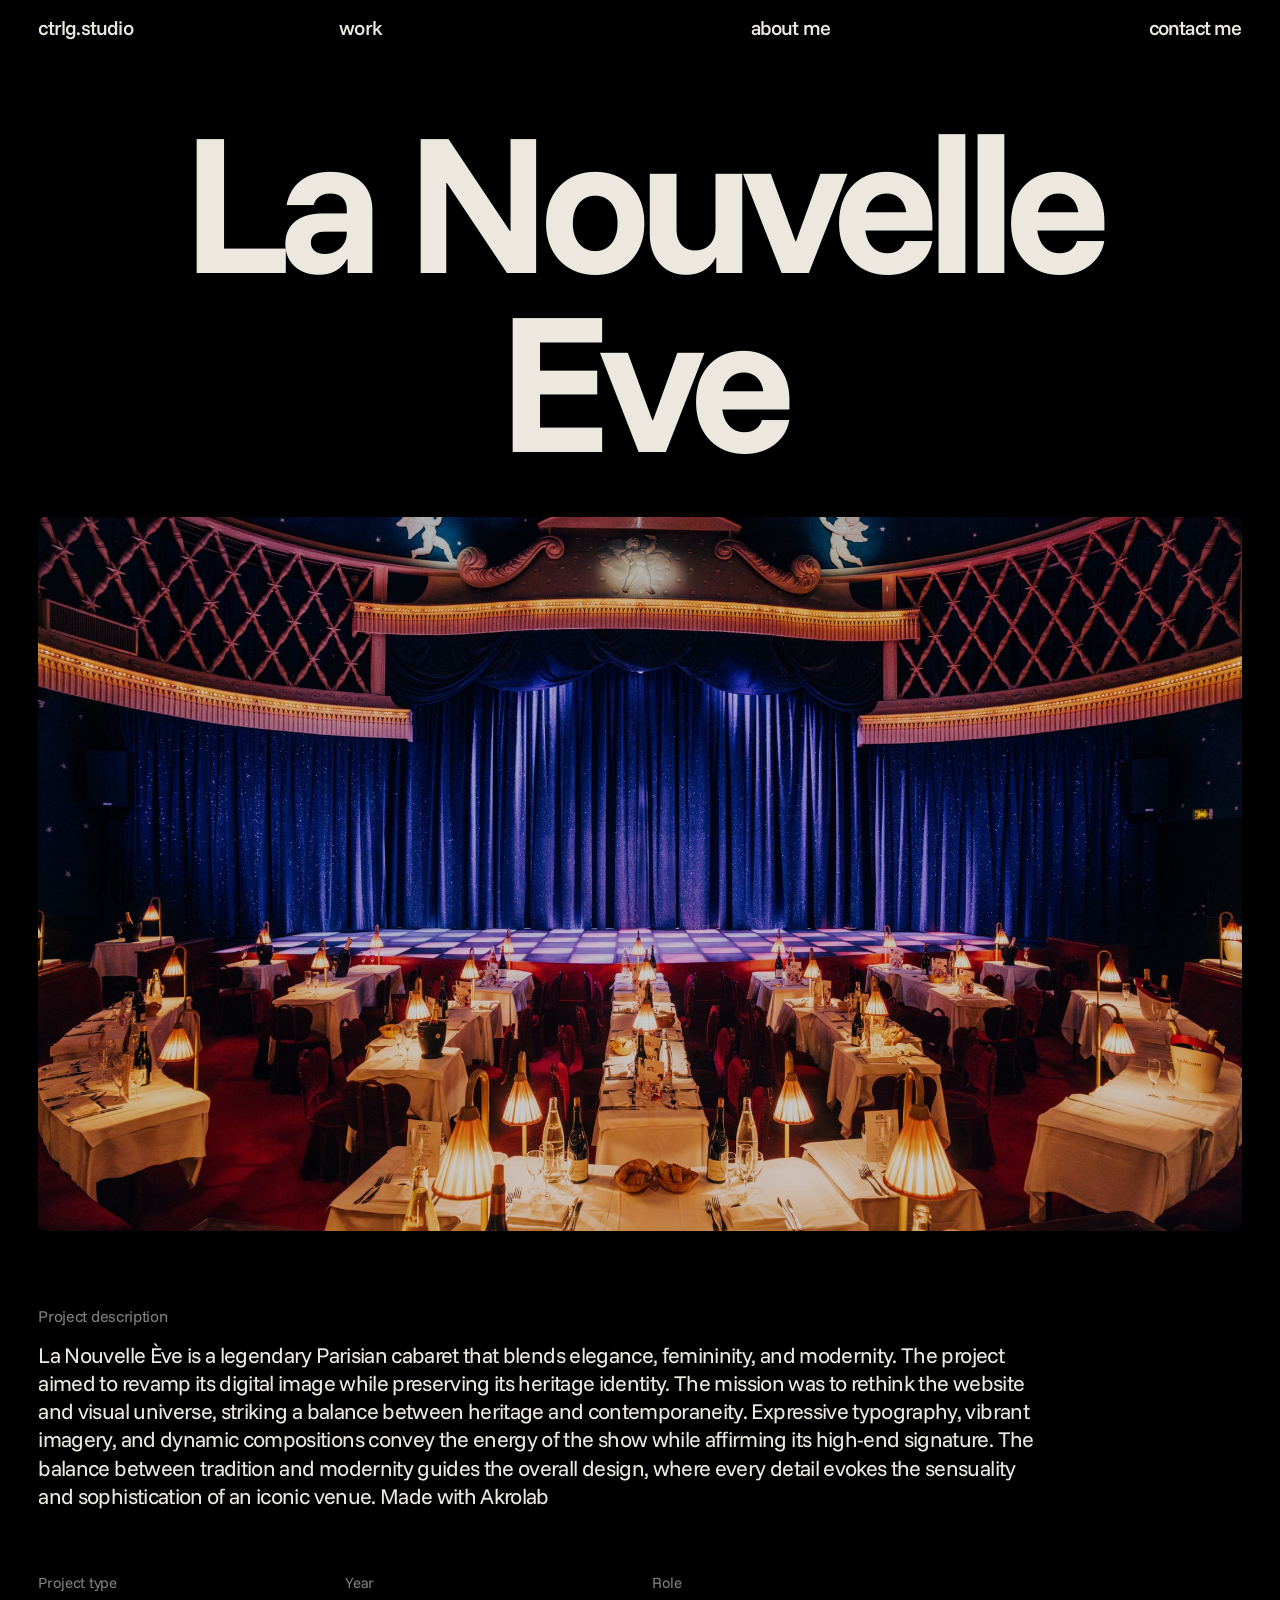
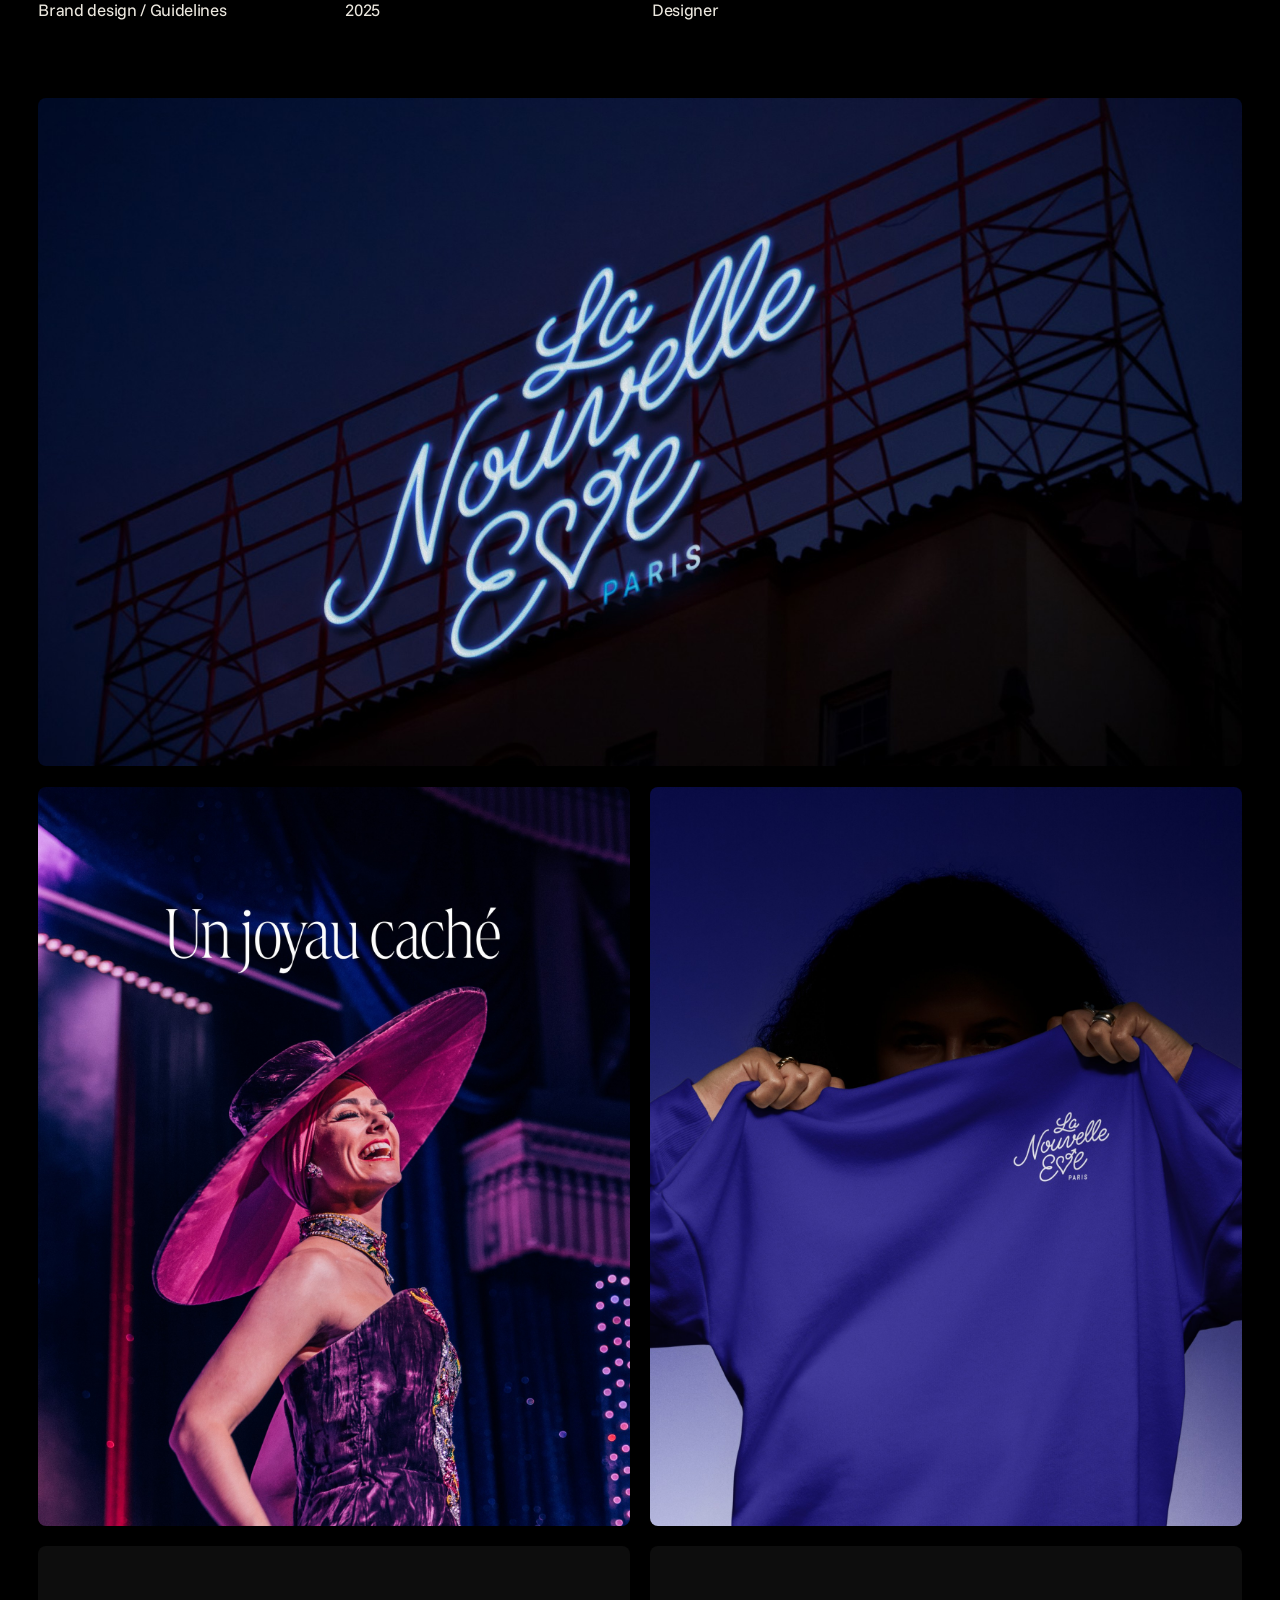
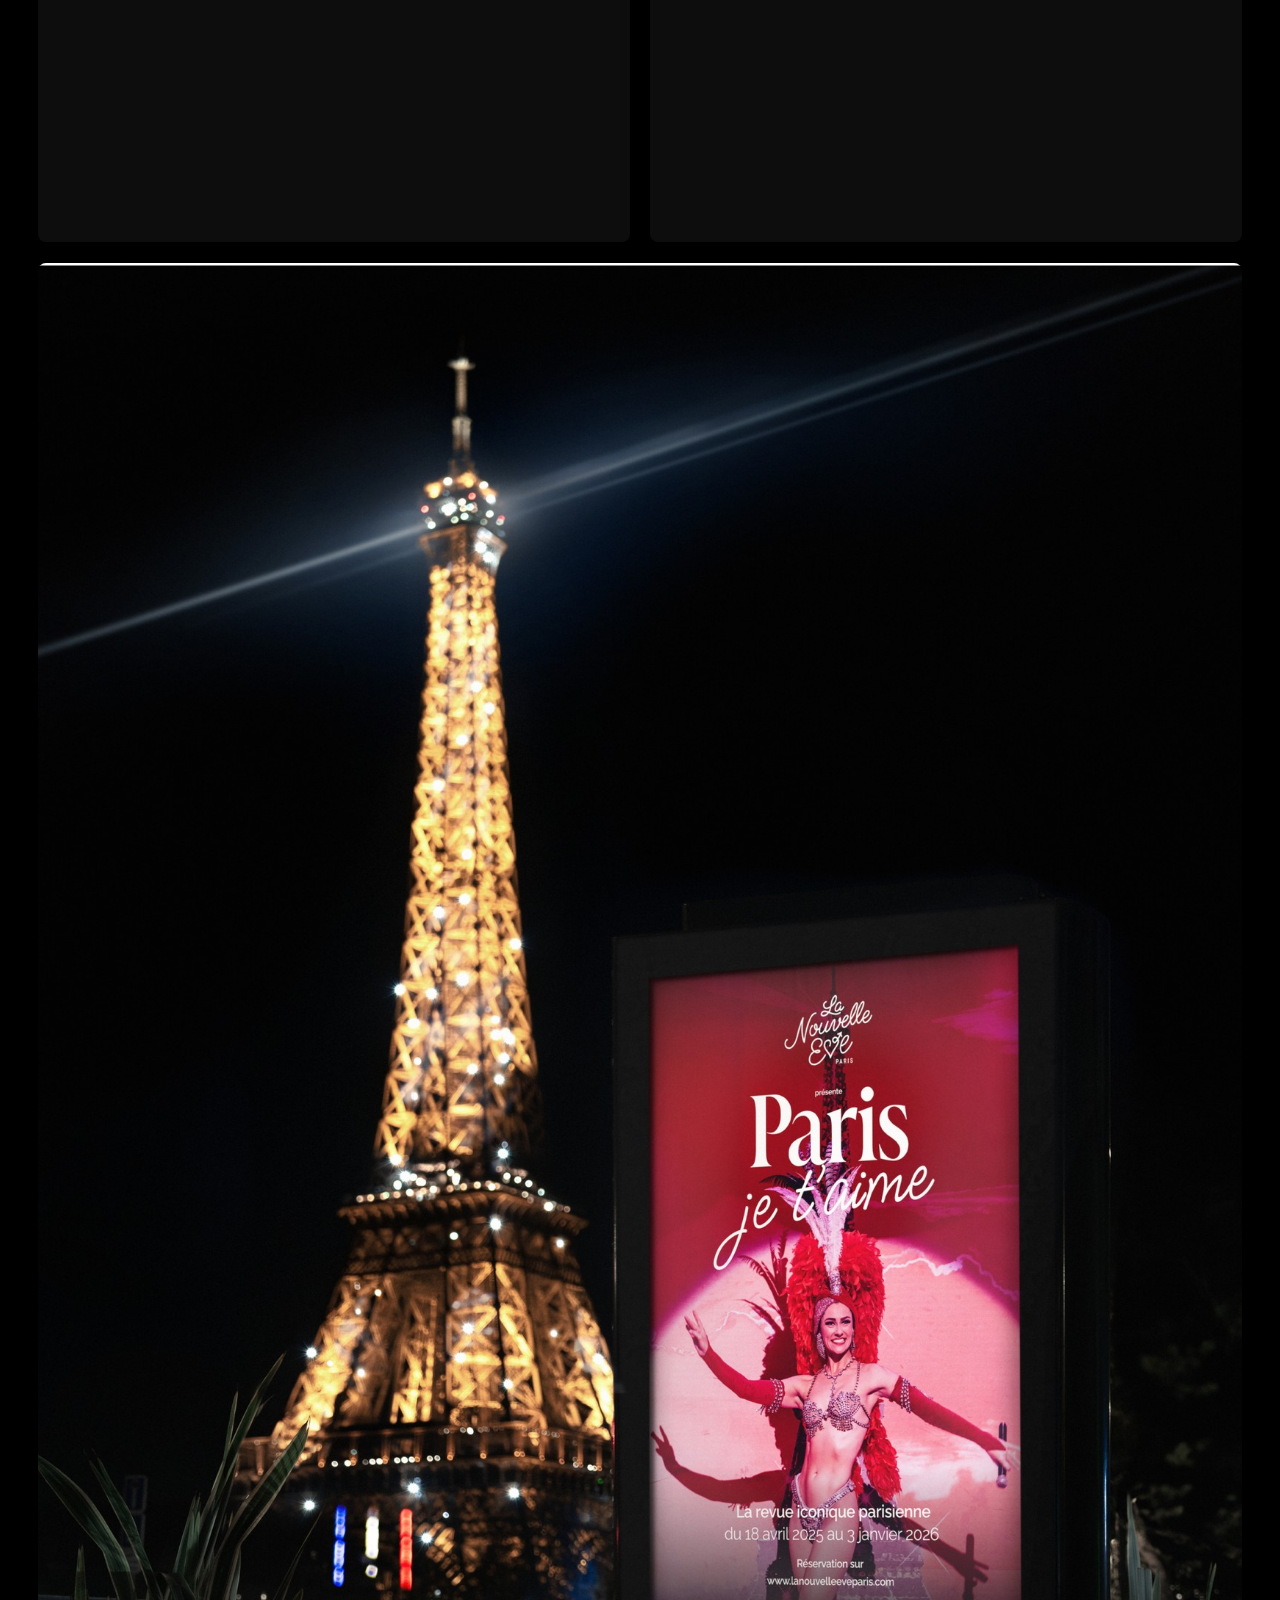
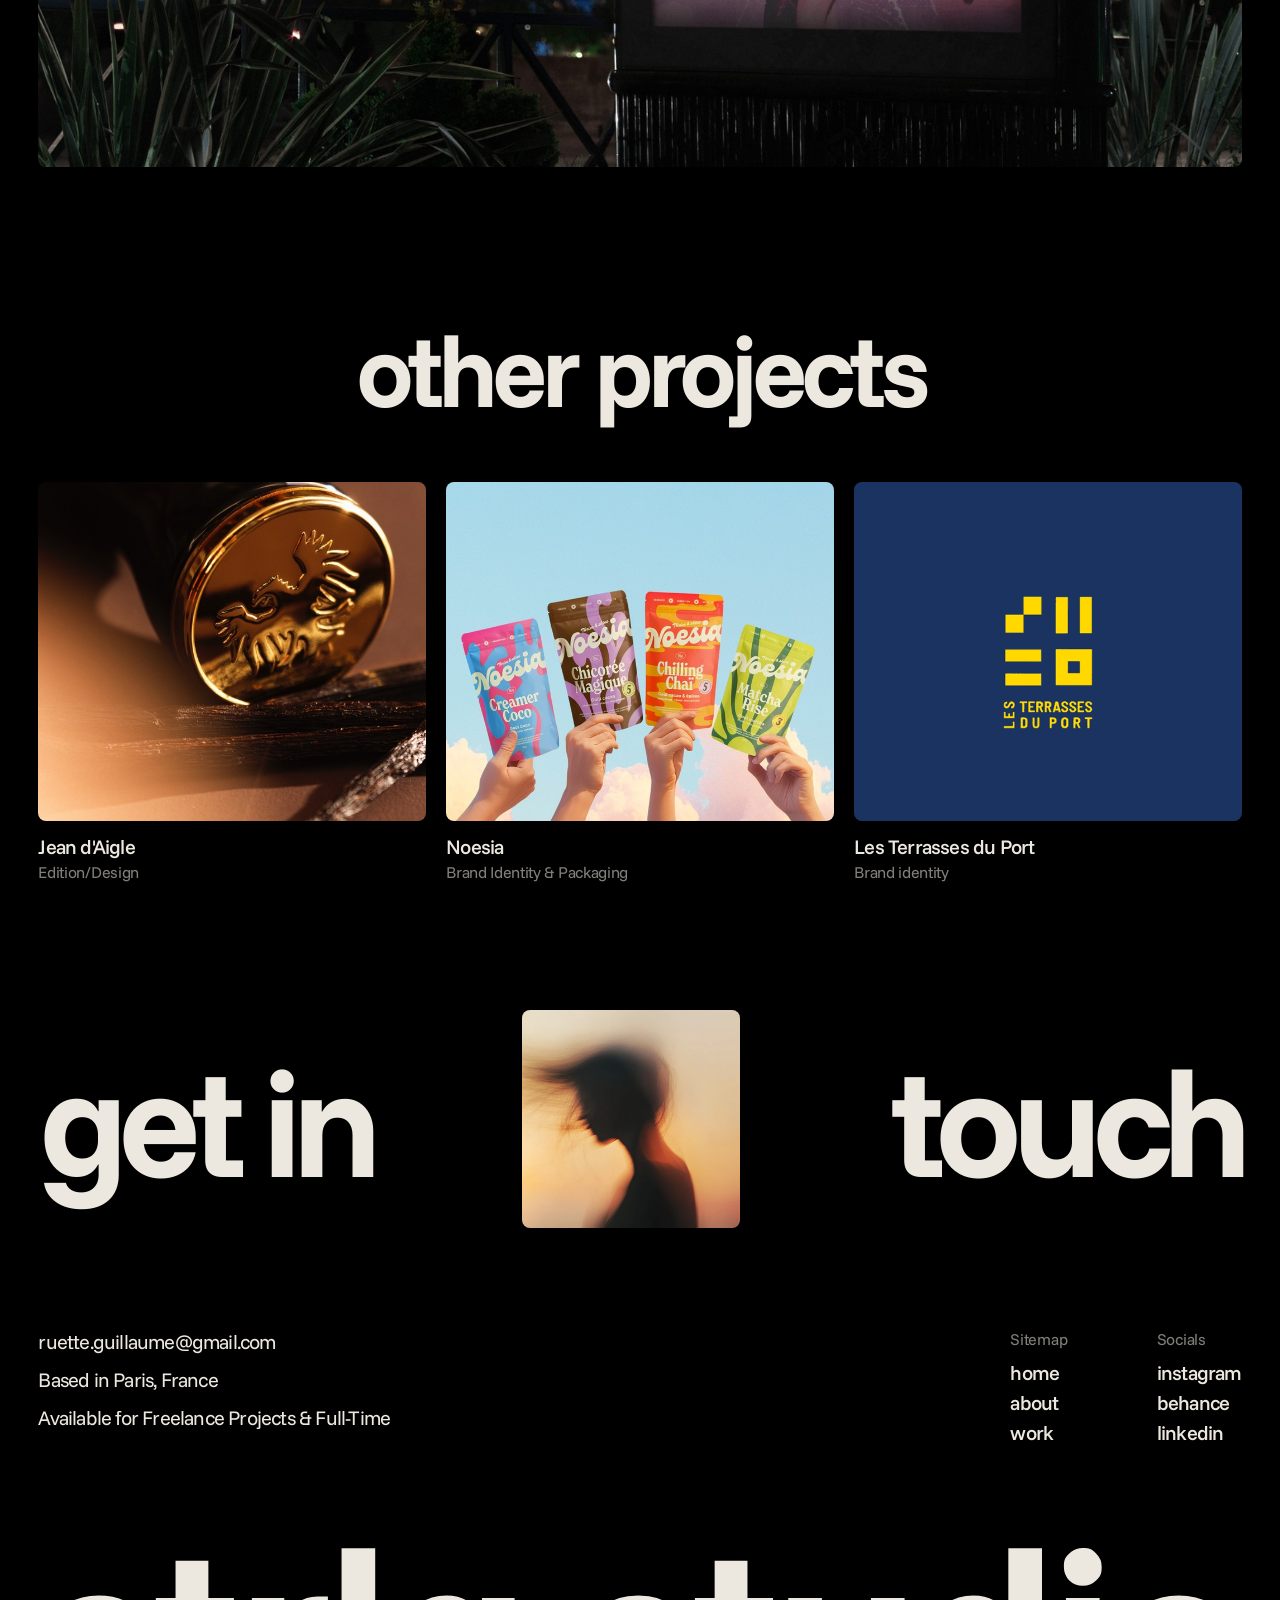
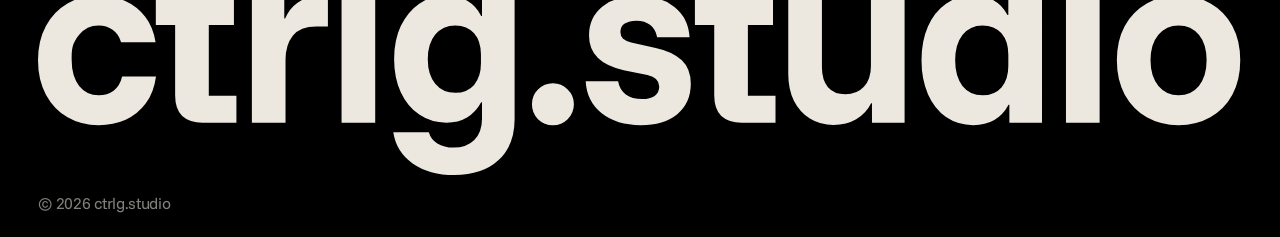
<file: projects/lanouvelleeve/index.html>
<!DOCTYPE html>
<html lang="en">
<head>
<meta charset="utf-8">
<meta name="viewport" content="width=device-width, initial-scale=1">
<title>La Nouvelle Eve — ctrlg.studio</title>
<meta name="description" content="La Nouvelle Ève is a legendary Parisian cabaret that blends elegance, femininity, and modernity. The project aimed to revamp its digital image while…">
<link rel="canonical" href="https://www.ctrlg.studio/projects/lanouvelleeve">
<meta property="og:type" content="website">
<meta property="og:title" content="La Nouvelle Eve — ctrlg.studio">
<meta property="og:description" content="La Nouvelle Ève is a legendary Parisian cabaret that blends elegance, femininity, and modernity. The project aimed to revamp its digital image while…">
<meta property="og:image" content="https://www.ctrlg.studio/assets/img/kgeU7g8xzZLsQP1tIprSNGIU0Y.jpg">
<meta name="twitter:card" content="summary_large_image">
<link rel="icon" href="../../assets/img/icon/E7GCtv5Wdnvk0hfnikVEDx9beo.jpg" media="(prefers-color-scheme: light)">
<link rel="icon" href="../../assets/img/icon/Xi45OwCfgmyB5zEV0ITDAgvc1A.jpg" media="(prefers-color-scheme: dark)">
<link rel="apple-touch-icon" href="../../assets/img/icon/XLSNGGpkFnvBKJPSQbhMAjzAVlg.png">
<link rel="preconnect" href="https://fonts.googleapis.com">
<link rel="preconnect" href="https://fonts.gstatic.com" crossorigin>
<link href="https://fonts.googleapis.com/css2?family=Funnel+Sans:wght@400;500;700;800&display=swap" rel="stylesheet">
<link rel="stylesheet" href="../../assets/site.css">
</head>
<body class="page-project">
<header class="nav">
  <a href="../../">ctrlg.studio</a>
  <a href="../../work/">work</a>
  <a href="../../about-me/">about me</a>
  <a href="#start-a-project">contact me</a>
</header>
<main>
<section class="proj-head"><h1 class="giant center">La Nouvelle Eve</h1>
<div class="proj-cover"><img src="../../assets/img/kgeU7g8xzZLsQP1tIprSNGIU0Y.jpg" alt="La Nouvelle Eve"></div></section>
<section class="proj-info">
  <p class="label">Project description</p>
  <div class="proj-desc"><p>La Nouvelle Ève is a legendary Parisian cabaret that blends elegance, femininity, and modernity. The project aimed to revamp its digital image while preserving its heritage identity. The mission was to rethink the website and visual universe, striking a balance between heritage and contemporaneity. Expressive typography, vibrant imagery, and dynamic compositions convey the energy of the show while affirming its high-end signature. The balance between tradition and modernity guides the overall design, where every detail evokes the sensuality and sophistication of an iconic venue. Made with Akrolab</p></div>
  <div class="proj-meta"><div><p class='label'>Project type</p><p>Brand design / Guidelines</p></div><div><p class='label'>Year</p><p>2025</p></div><div><p class='label'>Role</p><p>Designer</p></div></div>
</section>
<section class="gallery"><div class="g-item"><img src="../../assets/img/lmfjm12hHx4WtcNga5x4ZigjpE.jpg" alt="La Nouvelle Eve" loading="lazy"></div><div class="g-pair"><div class="g-item"><img src="../../assets/img/wsrf8nxb9DeoM1p5VGPYqqPWs.jpg" alt="La Nouvelle Eve" loading="lazy"></div><div class="g-item"><img src="../../assets/img/mHK503oc8UaCaJBZhVVBndDGM.jpg" alt="La Nouvelle Eve" loading="lazy"></div></div><div class="g-pair"><div class="g-item"><video src="../../assets/video/9Am7GeFNQ46YxP6183N35HEXsQg.mp4" autoplay muted loop playsinline preload="metadata"></video></div><div class="g-item"><video src="../../assets/video/O9yT2S6Ey9s1YGZLD9hq9vuWvA.mp4" autoplay muted loop playsinline preload="metadata"></video></div></div><div class="g-item"><img src="../../assets/img/AzGkLmN971OVXU4Ejv17BQrMx4.jpg" alt="La Nouvelle Eve" loading="lazy"></div></section>
<section class="others"><h2 class="big">other projects</h2><div class="grid three"><a class="card" href="../../projects/jeandaigle/" data-tags="print">
  <div class="card-img"><img src="../../assets/img/thumb/Ylcezx82vO8Xy2Sv6vFupDDZoE.jpg" alt="Jean d&#x27;Aigle" loading="lazy"></div>
  <p class="card-title">Jean d&#x27;Aigle</p>
  <p class="card-type">Edition/Design</p>
</a>
<a class="card" href="../../projects/noesia/" data-tags="branding|packaging|visual identity">
  <div class="card-img"><img src="../../assets/img/thumb/WlyRf7NTlETWMVkRsjmvMuwiQRM.jpg" alt="Noesia" loading="lazy"></div>
  <p class="card-title">Noesia</p>
  <p class="card-type">Brand Identity &amp; Packaging</p>
</a>
<a class="card" href="../../projects/lesterrassesduport/" data-tags="branding|visual identity|print">
  <div class="card-img"><img src="../../assets/img/thumb/LYQkrC4CYGIRPs69ol4F5QbJsO4.png" alt="Stack of modern books and magazine with minimalist cover design on leather chair" loading="lazy"></div>
  <p class="card-title">Les Terrasses du Port</p>
  <p class="card-type">Brand identity</p>
</a></div></section>
</main>
<section class="contact" id="start-a-project">
  <a class="touch" href="mailto:ruette.guillaume@gmail.com" aria-label="Get in touch : ruette.guillaume@gmail.com">
    <span>get in</span><span class="touch-img" aria-hidden="true"><img src="../../assets/img/thumb/xdIba7T9OITd6Ifk8z2QkeECTxo.webp" alt="" loading="lazy" class=on><img src="../../assets/img/thumb/4NVG9xzdYVcIi4qHlxy72f76fD8.webp" alt="" loading="lazy"><img src="../../assets/img/thumb/mYzcoEc5UO12bSwM6azHtpSOT9c.webp" alt="" loading="lazy"><img src="../../assets/img/thumb/rgD8n8QU8lr5CqWo4wyY462b2k.png" alt="" loading="lazy"></span><span>touch</span>
  </a>
</section>
<footer class="foot">
  <div class="foot-top">
    <div class="foot-info">
      <a href="mailto:ruette.guillaume@gmail.com">ruette.guillaume@gmail.com</a>
      <p>Based in Paris, France</p>
      <p>Available for Freelance Projects &amp; Full-Time</p>
    </div>
    <nav class="foot-links">
      <div><p class="label">Sitemap</p><ul>
        <li><a href="../../">home</a></li>
        <li><a href="../../about-me/">about</a></li>
        <li><a href="../../work/">work</a></li></ul></div>
      <div><p class="label">Socials</p><ul><li><a href="https://www.instagram.com/" target="_blank" rel="noopener">instagram</a></li><li><a href="https://www.behance.net/" target="_blank" rel="noopener">behance</a></li><li><a href="https://www.linkedin.com/" target="_blank" rel="noopener">linkedin</a></li></ul></div>
    </nav>
  </div>
  <div class="foot-logo"><svg xmlns="http://www.w3.org/2000/svg" viewBox="0 0 776 147" fill="none" role="img" aria-label="ctrlg.studio"><path fill="currentColor" d="M39.119 114.275q-11.253 0-20.096-5.091-8.841-5.225-13.932-14.602T0 72.477q0-12.861 5.09-22.239 5.092-9.378 13.933-14.468 8.842-5.091 20.096-5.091 9.378 0 17.148 3.483t12.86 10.181q5.226 6.699 6.699 16.479H53.587q-1.607-5.359-5.492-8.039-3.751-2.813-8.976-2.813-7.77 0-12.593 6.029c-4.823 6.029-4.823 9.511-4.823 16.478q0 10.316 4.823 16.478 4.823 6.029 12.593 6.029 5.626 0 9.645-2.948 4.02-2.947 5.493-9.11h21.837q-1.34 10.316-6.564 17.282-5.091 6.966-12.995 10.584-7.905 3.483-17.416 3.483m67.001-1.608q-8.44 0-13.13-4.287-4.554-4.421-4.554-13.396V49.702h-12.46V32.286h12.728V8.172h21.167v24.114h16.478v17.416h-16.21v45.55h17.817v17.415zm31.807 0v-80.38h20.899v13.262h.536q2.679-6.564 8.038-10.315 5.492-3.885 12.861-3.885h6.698V50.64h-7.636q-10.181 0-15.005 5.895-4.689 5.895-4.689 15.54v40.592zm57.845 0V.134h21.702v112.533zm72.753 33.76q-16.21 0-26.928-7.502-10.584-7.502-12.459-20.095h22.909q1.34 4.689 5.492 7.234 4.287 2.679 10.45 2.679 8.44 0 13.397-4.956 4.956-4.957 4.956-13.531V99.538h-.535q-3.484 6.43-9.11 9.78t-13.263 3.349q-9.913 0-17.55-5.224-7.636-5.225-11.923-14.469t-4.287-21.301q0-12.191 4.287-21.3 4.287-9.244 11.923-14.47 7.637-5.224 17.55-5.224 7.77 0 13.397 3.349 5.76 3.35 8.976 9.78h.535V32.286h21.034v78.238q0 16.745-10.316 26.258-10.316 9.645-28.535 9.645m.67-53.051q7.635 0 12.057-5.09 4.42-5.225 4.421-13.934v-5.626q0-8.574-4.421-13.665t-12.057-5.09q-8.172 0-12.995 5.894t-4.823 15.808q0 9.915 4.823 15.808 4.823 5.895 12.995 5.895m62.893 20.899q-5.626 0-9.645-3.885-3.885-4.02-3.885-9.646t3.885-9.512q4.019-4.019 9.645-4.019 5.628 0 9.512 4.02 4.02 3.885 4.019 9.511t-4.019 9.646q-3.884 3.885-9.512 3.885m56.642 0q-15.54 0-25.186-7.636t-10.316-20.631h20.899q.938 5.492 4.957 8.44 4.018 2.947 10.584 2.947 5.224 0 8.038-2.01 2.947-2.01 2.947-6.028 0-5.626-7.636-7.368l-15.273-3.216q-22.372-4.957-22.372-22.372 0-11.656 8.708-18.622 8.841-7.1 23.042-7.1 14.335 0 23.311 7.368 9.11 7.235 9.779 19.56h-20.899q-.938-5.225-4.421-7.905-3.483-2.813-8.976-2.813-4.688 0-7.502 1.875t-2.813 5.493q0 2.679 1.741 4.287 1.876 1.608 5.225 2.412l15.809 3.483q11.253 2.411 16.88 8.038 5.76 5.493 5.76 15.138 0 12.325-8.708 19.56-8.708 7.1-23.578 7.1m65.081-1.608q-8.44 0-13.129-4.287-4.555-4.421-4.555-13.396V49.702h-12.459V32.286h12.727V8.172h21.167v24.114h16.478v17.416h-16.21v45.55h17.818v17.415zm59.271 1.474q-8.708 0-15.273-4.153t-10.315-11.521q-3.617-7.503-3.617-17.282V32.286h21.702v44.612q0 8.172 3.886 12.86 4.019 4.556 11.253 4.556 7.502 0 11.923-4.823 4.555-4.958 4.555-13.263V32.286h21.703v80.381h-21.033v-12.459h-.536q-3.35 6.698-9.646 10.316-6.162 3.617-14.602 3.617m90.089.134q-9.913 0-17.55-5.225-7.501-5.359-11.655-14.736-4.153-9.512-4.153-21.837 0-12.459 4.153-21.837 4.154-9.511 11.655-14.736 7.637-5.226 17.55-5.225 15.54 0 22.105 12.593h.536V.134h21.703v112.533h-21.033v-11.521h-.536q-6.966 13.13-22.775 13.129m5.895-19.291q7.904 0 12.325-5.091t4.421-13.799V68.86q0-8.708-4.421-13.8-4.421-5.09-12.325-5.09-8.038 0-12.861 6.163-4.689 6.028-4.689 16.344t4.689 16.478q4.823 6.029 12.861 6.029m53.914 17.683v-80.38h21.702v80.38zm10.851-88.285q-5.091 0-8.708-3.483-3.483-3.617-3.483-8.708c0-5.091 1.161-6.252 3.483-8.574Q668.74 0 673.831 0c5.091 0 6.252 1.206 8.574 3.617q3.617 3.483 3.617 8.574c0 5.091-1.206 6.297-3.617 8.708q-3.483 3.483-8.574 3.483m61.768 89.893q-11.388 0-20.497-5.091-8.976-5.225-14.201-14.602-5.091-9.378-5.091-22.105 0-12.861 5.091-22.239 5.225-9.378 14.201-14.468 9.11-5.091 20.497-5.091 11.789 0 20.631 5.09 8.976 5.09 14.067 14.47 5.09 9.376 5.09 22.238 0 12.726-5.09 22.239-5.091 9.377-14.201 14.468-8.976 5.091-20.497 5.091m0-19.291q8.172 0 13.129-6.03 4.956-6.161 4.956-16.477 0-10.45-4.956-16.478-4.957-6.03-13.129-6.029-7.904 0-12.995 6.029-5.091 6.028-5.091 16.478 0 10.316 5.091 16.478 5.09 6.029 12.995 6.029"/></svg></div>
  <p class="copy">© 2026 ctrlg.studio</p>
</footer>
<script src="../../assets/site.js" defer></script>
</body>
</html>
</file>
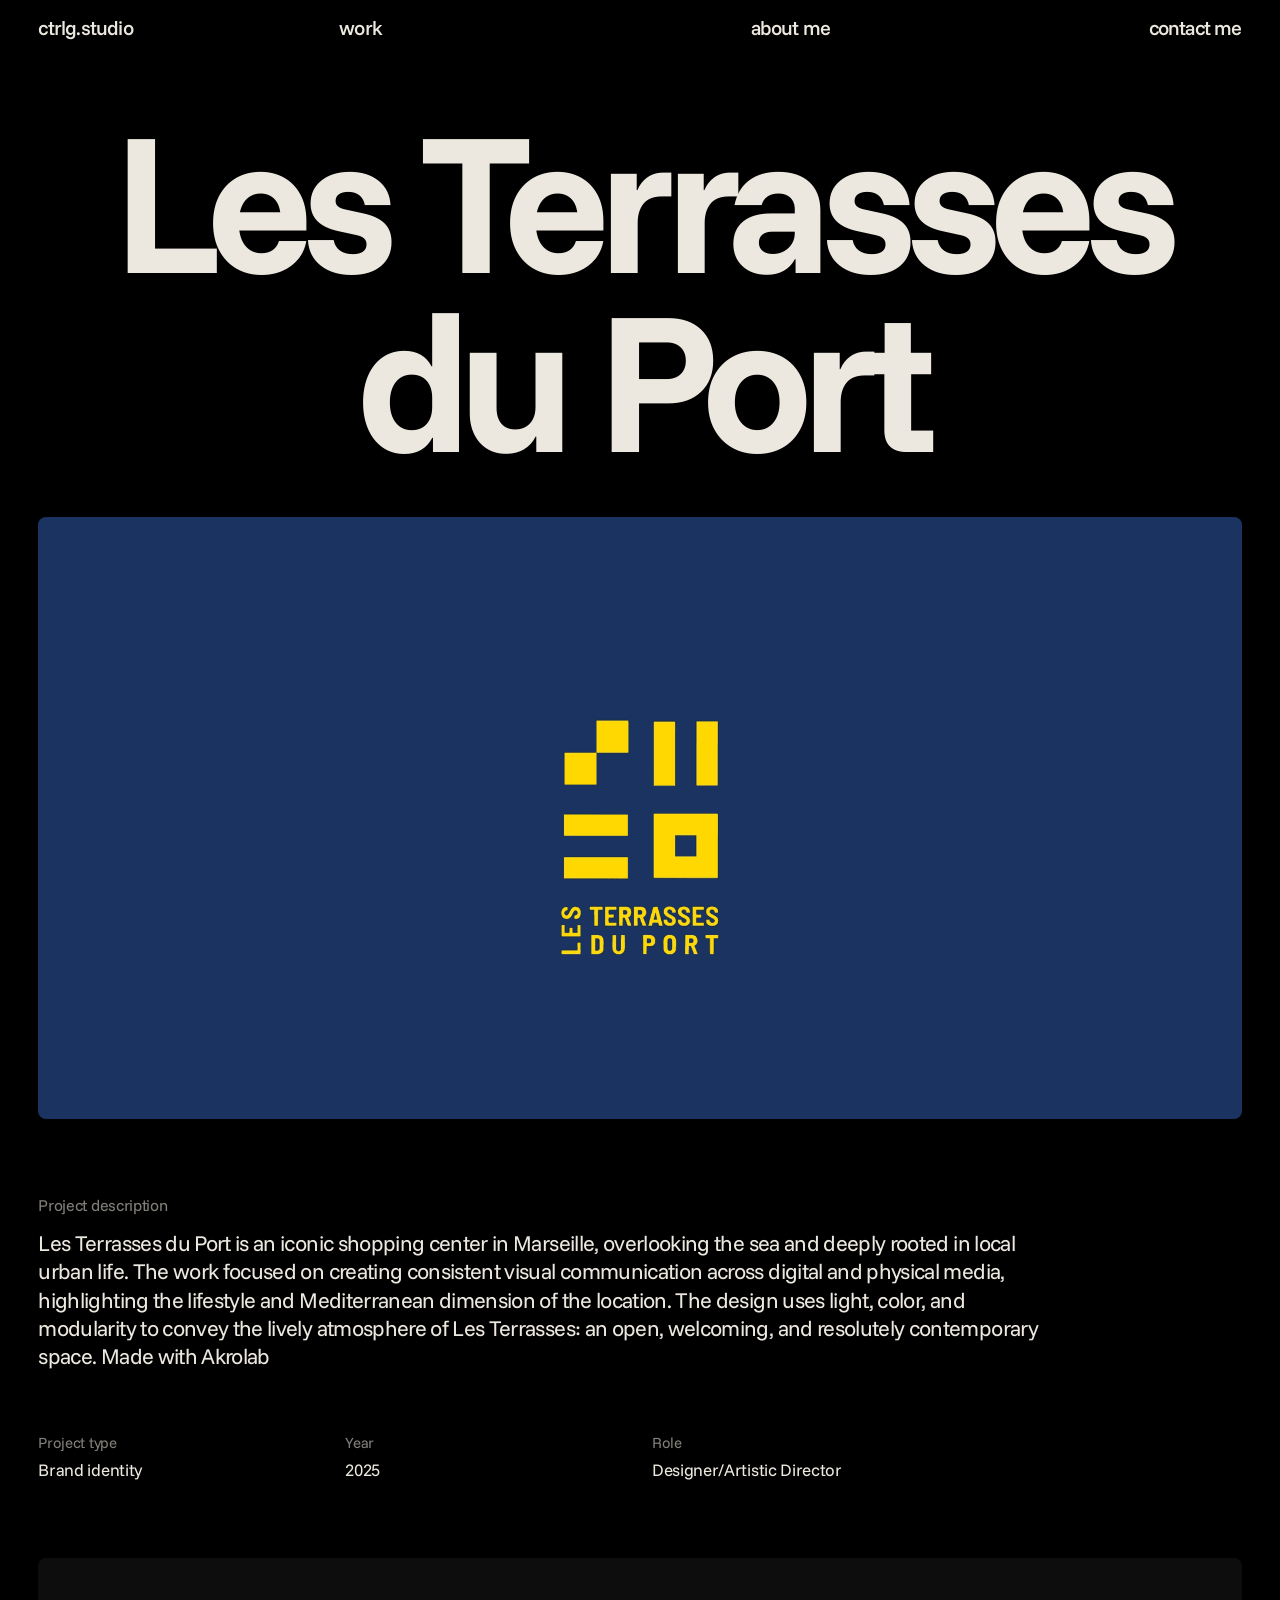
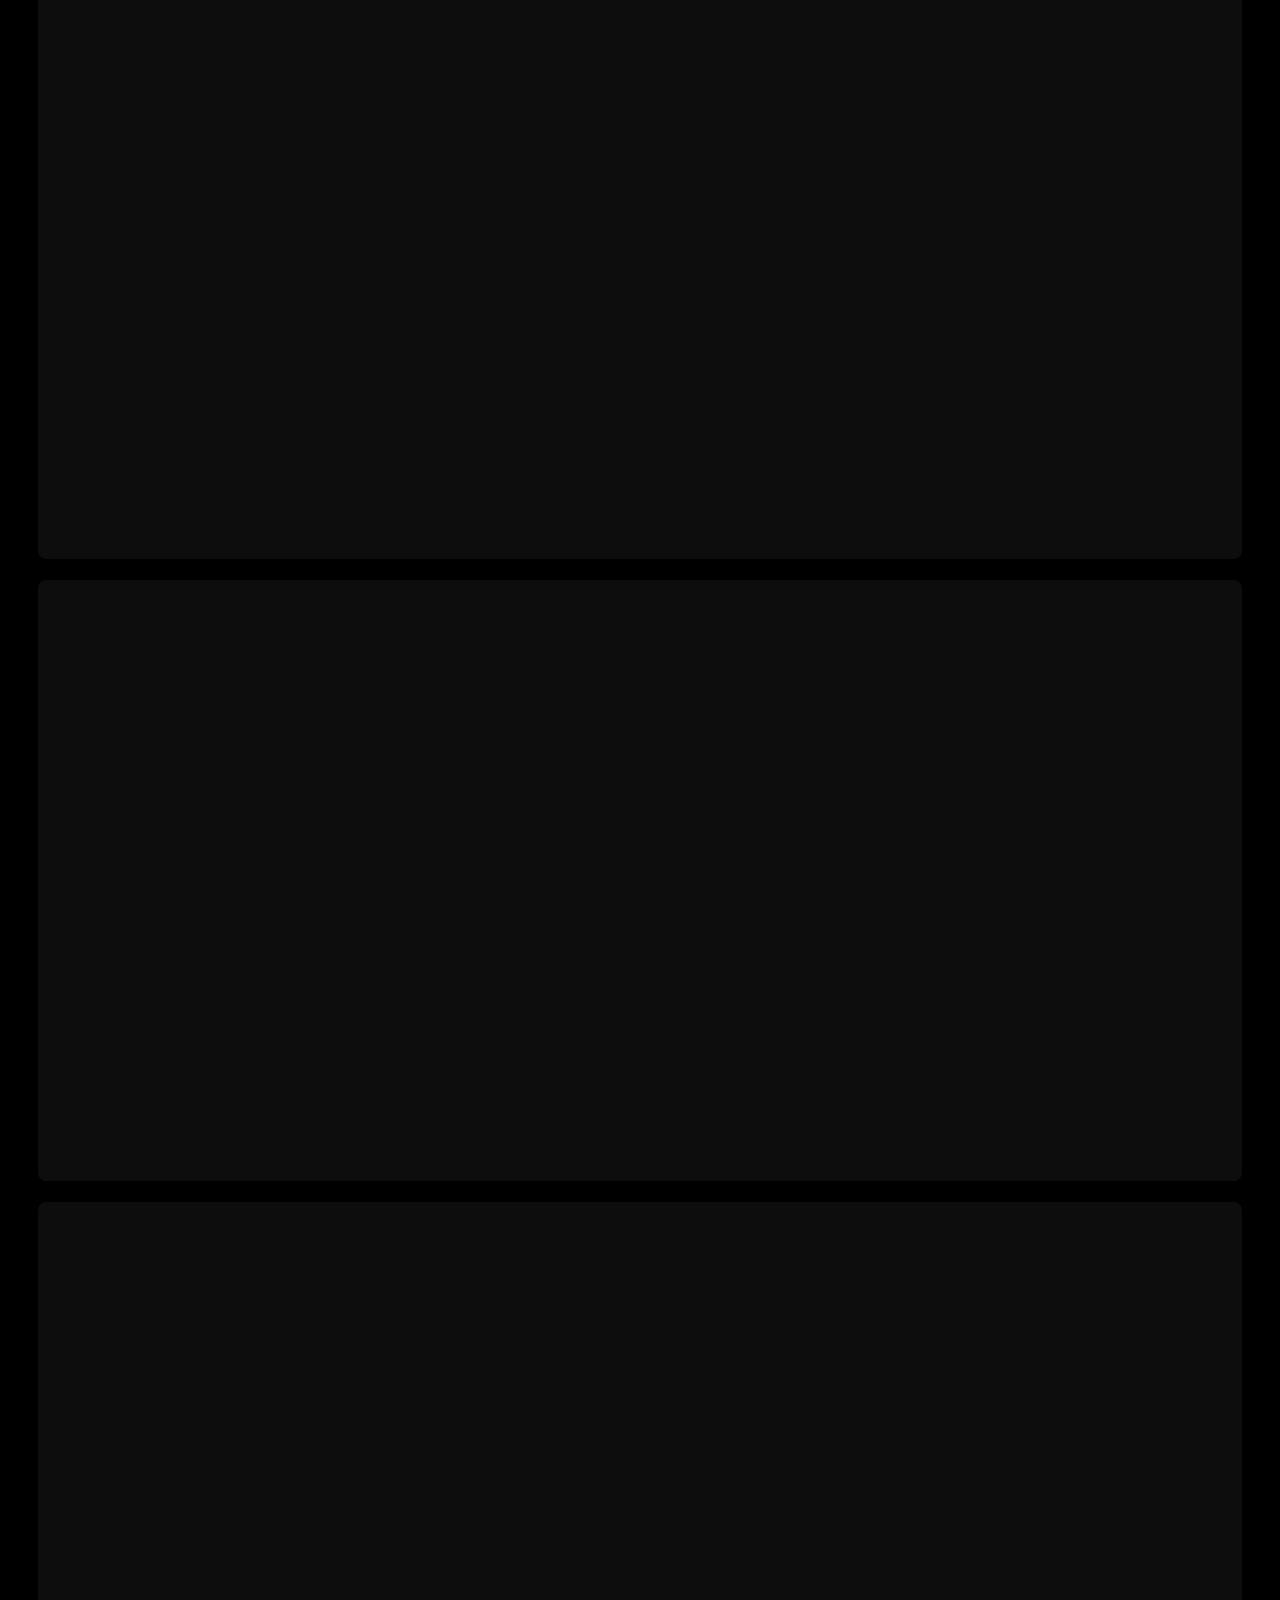
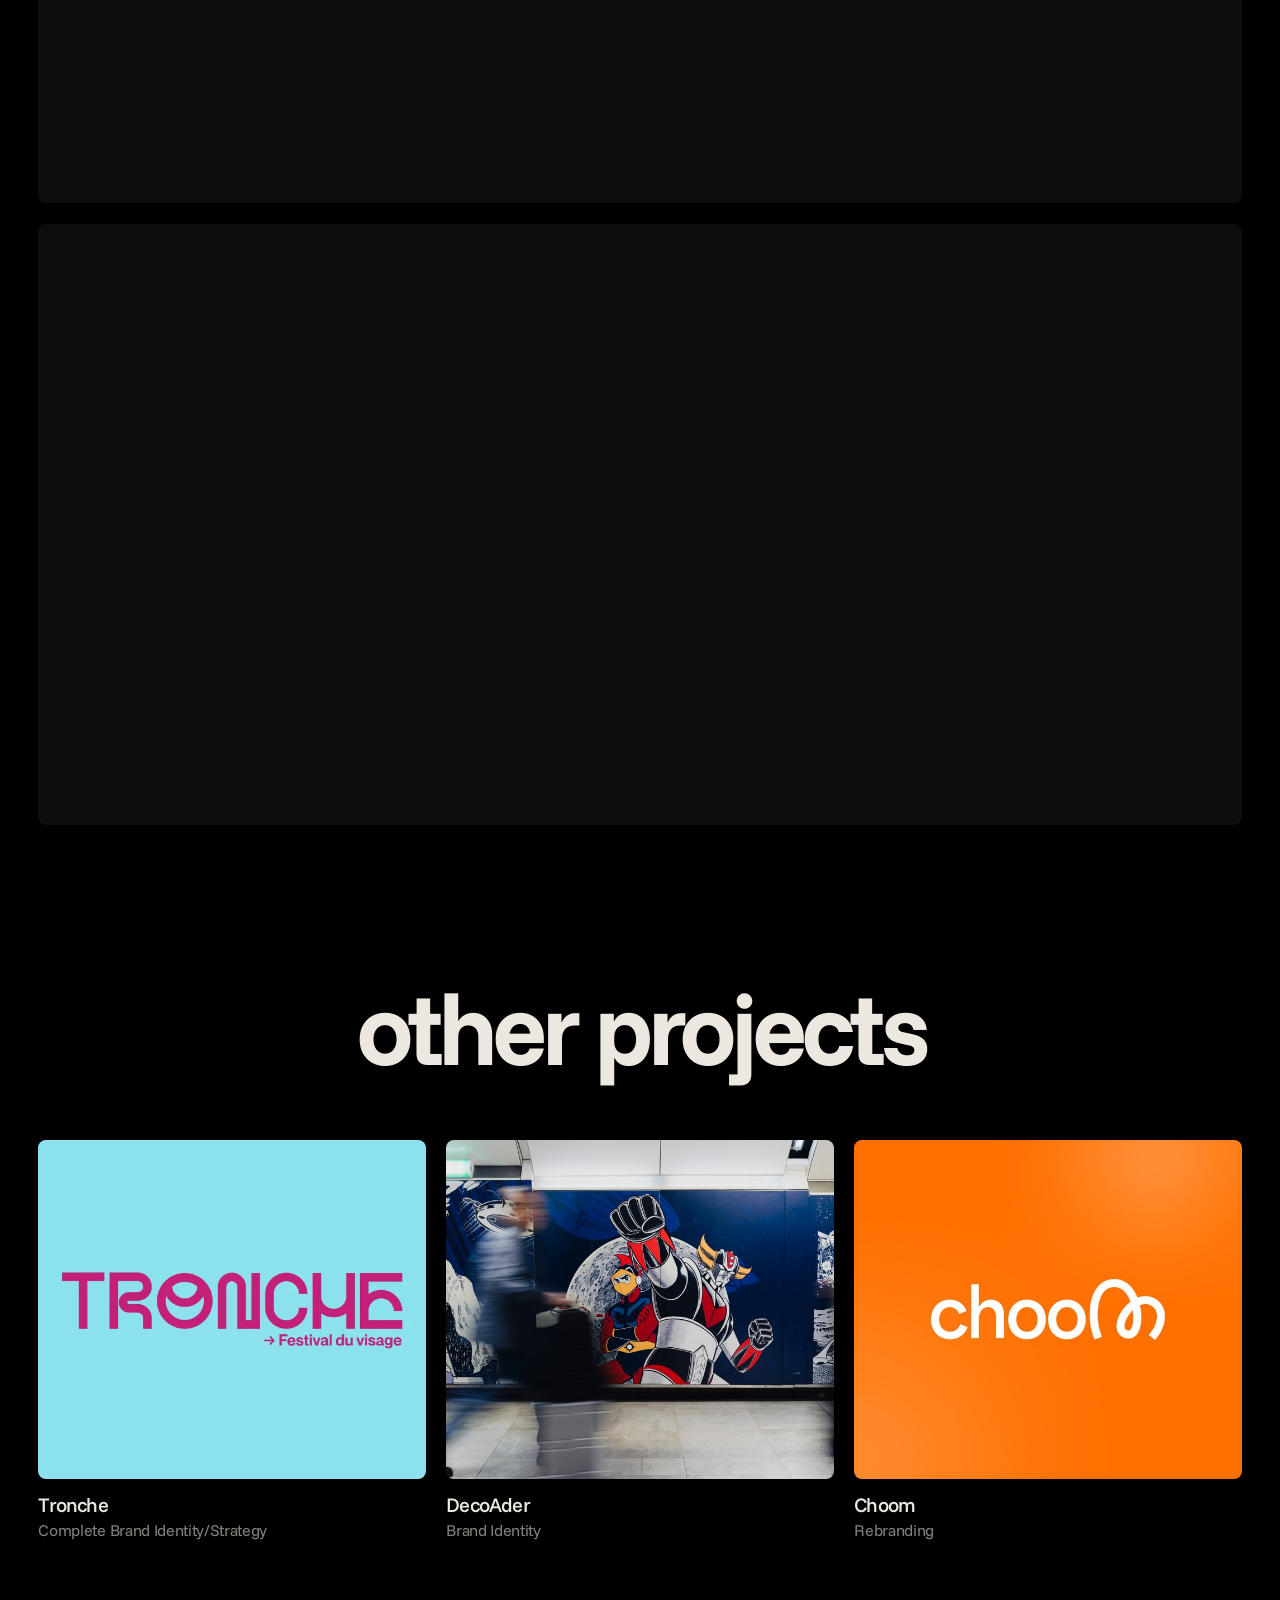
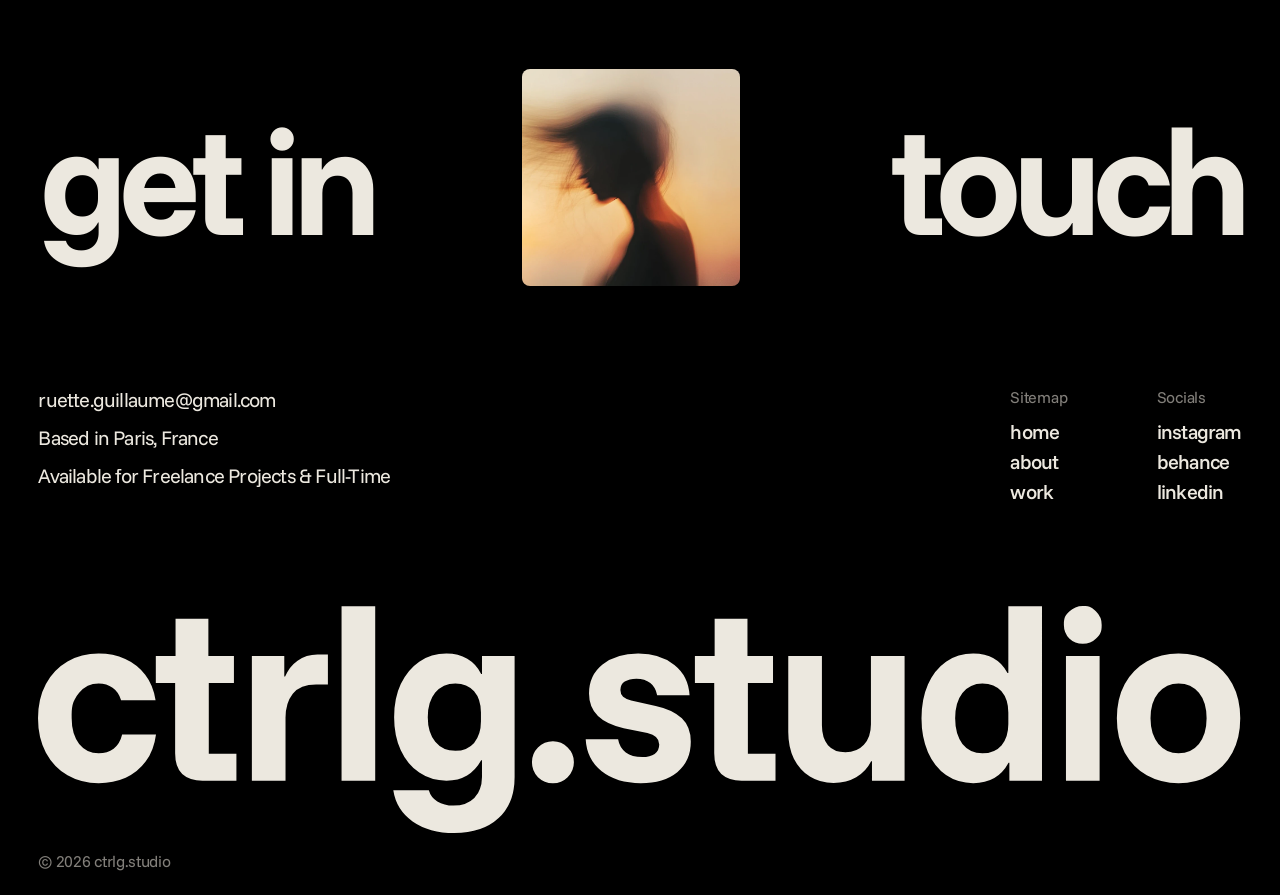
<file: projects/lesterrassesduport/index.html>
<!DOCTYPE html>
<html lang="en">
<head>
<meta charset="utf-8">
<meta name="viewport" content="width=device-width, initial-scale=1">
<title>Les Terrasses du Port — ctrlg.studio</title>
<meta name="description" content="Les Terrasses du Port is an iconic shopping center in Marseille, overlooking the sea and deeply rooted in local urban life. The work focused on creating…">
<link rel="canonical" href="https://www.ctrlg.studio/projects/lesterrassesduport">
<meta property="og:type" content="website">
<meta property="og:title" content="Les Terrasses du Port — ctrlg.studio">
<meta property="og:description" content="Les Terrasses du Port is an iconic shopping center in Marseille, overlooking the sea and deeply rooted in local urban life. The work focused on creating…">
<meta property="og:image" content="https://www.ctrlg.studio/assets/img/LYQkrC4CYGIRPs69ol4F5QbJsO4.png">
<meta name="twitter:card" content="summary_large_image">
<link rel="icon" href="../../assets/img/icon/E7GCtv5Wdnvk0hfnikVEDx9beo.jpg" media="(prefers-color-scheme: light)">
<link rel="icon" href="../../assets/img/icon/Xi45OwCfgmyB5zEV0ITDAgvc1A.jpg" media="(prefers-color-scheme: dark)">
<link rel="apple-touch-icon" href="../../assets/img/icon/XLSNGGpkFnvBKJPSQbhMAjzAVlg.png">
<link rel="preconnect" href="https://fonts.googleapis.com">
<link rel="preconnect" href="https://fonts.gstatic.com" crossorigin>
<link href="https://fonts.googleapis.com/css2?family=Funnel+Sans:wght@400;500;700;800&display=swap" rel="stylesheet">
<link rel="stylesheet" href="../../assets/site.css">
</head>
<body class="page-project">
<header class="nav">
  <a href="../../">ctrlg.studio</a>
  <a href="../../work/">work</a>
  <a href="../../about-me/">about me</a>
  <a href="#start-a-project">contact me</a>
</header>
<main>
<section class="proj-head"><h1 class="giant center">Les Terrasses du Port</h1>
<div class="proj-cover"><img src="../../assets/img/LYQkrC4CYGIRPs69ol4F5QbJsO4.png" alt="Stack of modern books and magazine with minimalist cover design on leather chair"></div></section>
<section class="proj-info">
  <p class="label">Project description</p>
  <div class="proj-desc"><p>Les Terrasses du Port is an iconic shopping center in Marseille, overlooking the sea and deeply rooted in local urban life. The work focused on creating consistent visual communication across digital and physical media, highlighting the lifestyle and Mediterranean dimension of the location. The design uses light, color, and modularity to convey the lively atmosphere of Les Terrasses: an open, welcoming, and resolutely contemporary space. Made with Akrolab</p></div>
  <div class="proj-meta"><div><p class='label'>Project type</p><p>Brand identity</p></div><div><p class='label'>Year</p><p>2025</p></div><div><p class='label'>Role</p><p>Designer/Artistic Director</p></div></div>
</section>
<section class="gallery"><div class="g-item"><video src="../../assets/video/DXIy52tK3YtksO4cQSwsH24.mp4" autoplay muted loop playsinline preload="metadata"></video></div><div class="g-item"><video src="../../assets/video/C1J1kXcA0DbjU0YjOq2c2t3H6uQ.mp4" autoplay muted loop playsinline preload="metadata"></video></div><div class="g-item"><video src="../../assets/video/E0lenbH5w9mes4XZAMol64HyP3U.mp4" autoplay muted loop playsinline preload="metadata"></video></div><div class="g-item"><video src="../../assets/video/kAjnc0EE9jB41bT0t8286w9heGs.mp4" autoplay muted loop playsinline preload="metadata"></video></div></section>
<section class="others"><h2 class="big">other projects</h2><div class="grid three"><a class="card" href="../../projects/tronche/" data-tags="branding|visual identity|print">
  <div class="card-img"><img src="../../assets/img/thumb/owHd1tCIj4QijaVlaudt3rECIY.webp" alt="Tronche" loading="lazy"></div>
  <p class="card-title">Tronche</p>
  <p class="card-type">Complete Brand Identity/Strategy</p>
</a>
<a class="card" href="../../projects/decoader/" data-tags="branding|visual identity">
  <div class="card-img"><img src="../../assets/img/thumb/SiF8T8muMqtxEmo3zVsHYT2HSHo.jpg" alt="DecoAder" loading="lazy"></div>
  <p class="card-title">DecoAder</p>
  <p class="card-type">Brand Identity</p>
</a>
<a class="card" href="../../projects/choom/" data-tags="branding|visual identity">
  <div class="card-img"><img src="../../assets/img/thumb/s4HsCCDfLiOcMVcYCY2sBLLPDg.jpg" alt="Choom" loading="lazy"></div>
  <p class="card-title">Choom</p>
  <p class="card-type">Rebranding</p>
</a></div></section>
</main>
<section class="contact" id="start-a-project">
  <a class="touch" href="mailto:ruette.guillaume@gmail.com" aria-label="Get in touch : ruette.guillaume@gmail.com">
    <span>get in</span><span class="touch-img" aria-hidden="true"><img src="../../assets/img/thumb/xdIba7T9OITd6Ifk8z2QkeECTxo.webp" alt="" loading="lazy" class=on><img src="../../assets/img/thumb/4NVG9xzdYVcIi4qHlxy72f76fD8.webp" alt="" loading="lazy"><img src="../../assets/img/thumb/mYzcoEc5UO12bSwM6azHtpSOT9c.webp" alt="" loading="lazy"><img src="../../assets/img/thumb/rgD8n8QU8lr5CqWo4wyY462b2k.png" alt="" loading="lazy"></span><span>touch</span>
  </a>
</section>
<footer class="foot">
  <div class="foot-top">
    <div class="foot-info">
      <a href="mailto:ruette.guillaume@gmail.com">ruette.guillaume@gmail.com</a>
      <p>Based in Paris, France</p>
      <p>Available for Freelance Projects &amp; Full-Time</p>
    </div>
    <nav class="foot-links">
      <div><p class="label">Sitemap</p><ul>
        <li><a href="../../">home</a></li>
        <li><a href="../../about-me/">about</a></li>
        <li><a href="../../work/">work</a></li></ul></div>
      <div><p class="label">Socials</p><ul><li><a href="https://www.instagram.com/" target="_blank" rel="noopener">instagram</a></li><li><a href="https://www.behance.net/" target="_blank" rel="noopener">behance</a></li><li><a href="https://www.linkedin.com/" target="_blank" rel="noopener">linkedin</a></li></ul></div>
    </nav>
  </div>
  <div class="foot-logo"><svg xmlns="http://www.w3.org/2000/svg" viewBox="0 0 776 147" fill="none" role="img" aria-label="ctrlg.studio"><path fill="currentColor" d="M39.119 114.275q-11.253 0-20.096-5.091-8.841-5.225-13.932-14.602T0 72.477q0-12.861 5.09-22.239 5.092-9.378 13.933-14.468 8.842-5.091 20.096-5.091 9.378 0 17.148 3.483t12.86 10.181q5.226 6.699 6.699 16.479H53.587q-1.607-5.359-5.492-8.039-3.751-2.813-8.976-2.813-7.77 0-12.593 6.029c-4.823 6.029-4.823 9.511-4.823 16.478q0 10.316 4.823 16.478 4.823 6.029 12.593 6.029 5.626 0 9.645-2.948 4.02-2.947 5.493-9.11h21.837q-1.34 10.316-6.564 17.282-5.091 6.966-12.995 10.584-7.905 3.483-17.416 3.483m67.001-1.608q-8.44 0-13.13-4.287-4.554-4.421-4.554-13.396V49.702h-12.46V32.286h12.728V8.172h21.167v24.114h16.478v17.416h-16.21v45.55h17.817v17.415zm31.807 0v-80.38h20.899v13.262h.536q2.679-6.564 8.038-10.315 5.492-3.885 12.861-3.885h6.698V50.64h-7.636q-10.181 0-15.005 5.895-4.689 5.895-4.689 15.54v40.592zm57.845 0V.134h21.702v112.533zm72.753 33.76q-16.21 0-26.928-7.502-10.584-7.502-12.459-20.095h22.909q1.34 4.689 5.492 7.234 4.287 2.679 10.45 2.679 8.44 0 13.397-4.956 4.956-4.957 4.956-13.531V99.538h-.535q-3.484 6.43-9.11 9.78t-13.263 3.349q-9.913 0-17.55-5.224-7.636-5.225-11.923-14.469t-4.287-21.301q0-12.191 4.287-21.3 4.287-9.244 11.923-14.47 7.637-5.224 17.55-5.224 7.77 0 13.397 3.349 5.76 3.35 8.976 9.78h.535V32.286h21.034v78.238q0 16.745-10.316 26.258-10.316 9.645-28.535 9.645m.67-53.051q7.635 0 12.057-5.09 4.42-5.225 4.421-13.934v-5.626q0-8.574-4.421-13.665t-12.057-5.09q-8.172 0-12.995 5.894t-4.823 15.808q0 9.915 4.823 15.808 4.823 5.895 12.995 5.895m62.893 20.899q-5.626 0-9.645-3.885-3.885-4.02-3.885-9.646t3.885-9.512q4.019-4.019 9.645-4.019 5.628 0 9.512 4.02 4.02 3.885 4.019 9.511t-4.019 9.646q-3.884 3.885-9.512 3.885m56.642 0q-15.54 0-25.186-7.636t-10.316-20.631h20.899q.938 5.492 4.957 8.44 4.018 2.947 10.584 2.947 5.224 0 8.038-2.01 2.947-2.01 2.947-6.028 0-5.626-7.636-7.368l-15.273-3.216q-22.372-4.957-22.372-22.372 0-11.656 8.708-18.622 8.841-7.1 23.042-7.1 14.335 0 23.311 7.368 9.11 7.235 9.779 19.56h-20.899q-.938-5.225-4.421-7.905-3.483-2.813-8.976-2.813-4.688 0-7.502 1.875t-2.813 5.493q0 2.679 1.741 4.287 1.876 1.608 5.225 2.412l15.809 3.483q11.253 2.411 16.88 8.038 5.76 5.493 5.76 15.138 0 12.325-8.708 19.56-8.708 7.1-23.578 7.1m65.081-1.608q-8.44 0-13.129-4.287-4.555-4.421-4.555-13.396V49.702h-12.459V32.286h12.727V8.172h21.167v24.114h16.478v17.416h-16.21v45.55h17.818v17.415zm59.271 1.474q-8.708 0-15.273-4.153t-10.315-11.521q-3.617-7.503-3.617-17.282V32.286h21.702v44.612q0 8.172 3.886 12.86 4.019 4.556 11.253 4.556 7.502 0 11.923-4.823 4.555-4.958 4.555-13.263V32.286h21.703v80.381h-21.033v-12.459h-.536q-3.35 6.698-9.646 10.316-6.162 3.617-14.602 3.617m90.089.134q-9.913 0-17.55-5.225-7.501-5.359-11.655-14.736-4.153-9.512-4.153-21.837 0-12.459 4.153-21.837 4.154-9.511 11.655-14.736 7.637-5.226 17.55-5.225 15.54 0 22.105 12.593h.536V.134h21.703v112.533h-21.033v-11.521h-.536q-6.966 13.13-22.775 13.129m5.895-19.291q7.904 0 12.325-5.091t4.421-13.799V68.86q0-8.708-4.421-13.8-4.421-5.09-12.325-5.09-8.038 0-12.861 6.163-4.689 6.028-4.689 16.344t4.689 16.478q4.823 6.029 12.861 6.029m53.914 17.683v-80.38h21.702v80.38zm10.851-88.285q-5.091 0-8.708-3.483-3.483-3.617-3.483-8.708c0-5.091 1.161-6.252 3.483-8.574Q668.74 0 673.831 0c5.091 0 6.252 1.206 8.574 3.617q3.617 3.483 3.617 8.574c0 5.091-1.206 6.297-3.617 8.708q-3.483 3.483-8.574 3.483m61.768 89.893q-11.388 0-20.497-5.091-8.976-5.225-14.201-14.602-5.091-9.378-5.091-22.105 0-12.861 5.091-22.239 5.225-9.378 14.201-14.468 9.11-5.091 20.497-5.091 11.789 0 20.631 5.09 8.976 5.09 14.067 14.47 5.09 9.376 5.09 22.238 0 12.726-5.09 22.239-5.091 9.377-14.201 14.468-8.976 5.091-20.497 5.091m0-19.291q8.172 0 13.129-6.03 4.956-6.161 4.956-16.477 0-10.45-4.956-16.478-4.957-6.03-13.129-6.029-7.904 0-12.995 6.029-5.091 6.028-5.091 16.478 0 10.316 5.091 16.478 5.09 6.029 12.995 6.029"/></svg></div>
  <p class="copy">© 2026 ctrlg.studio</p>
</footer>
<script src="../../assets/site.js" defer></script>
</body>
</html>
</file>
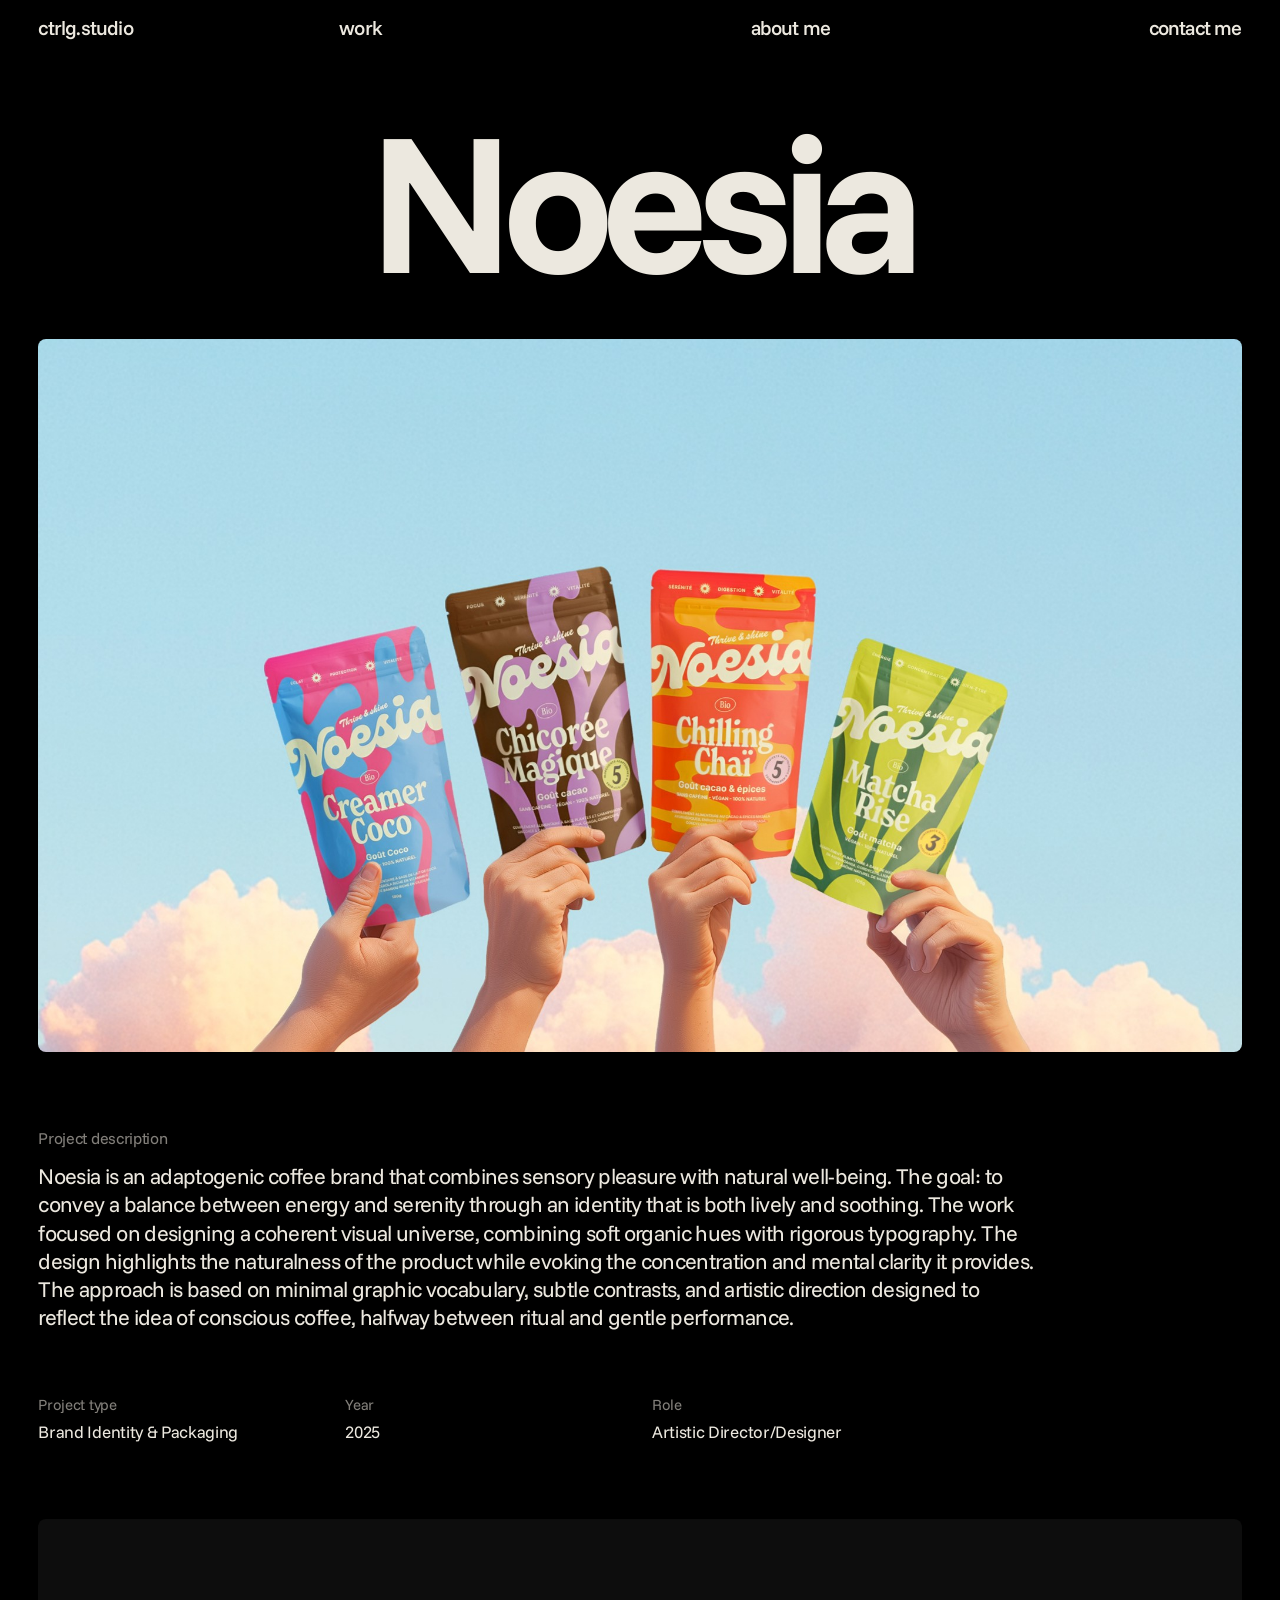
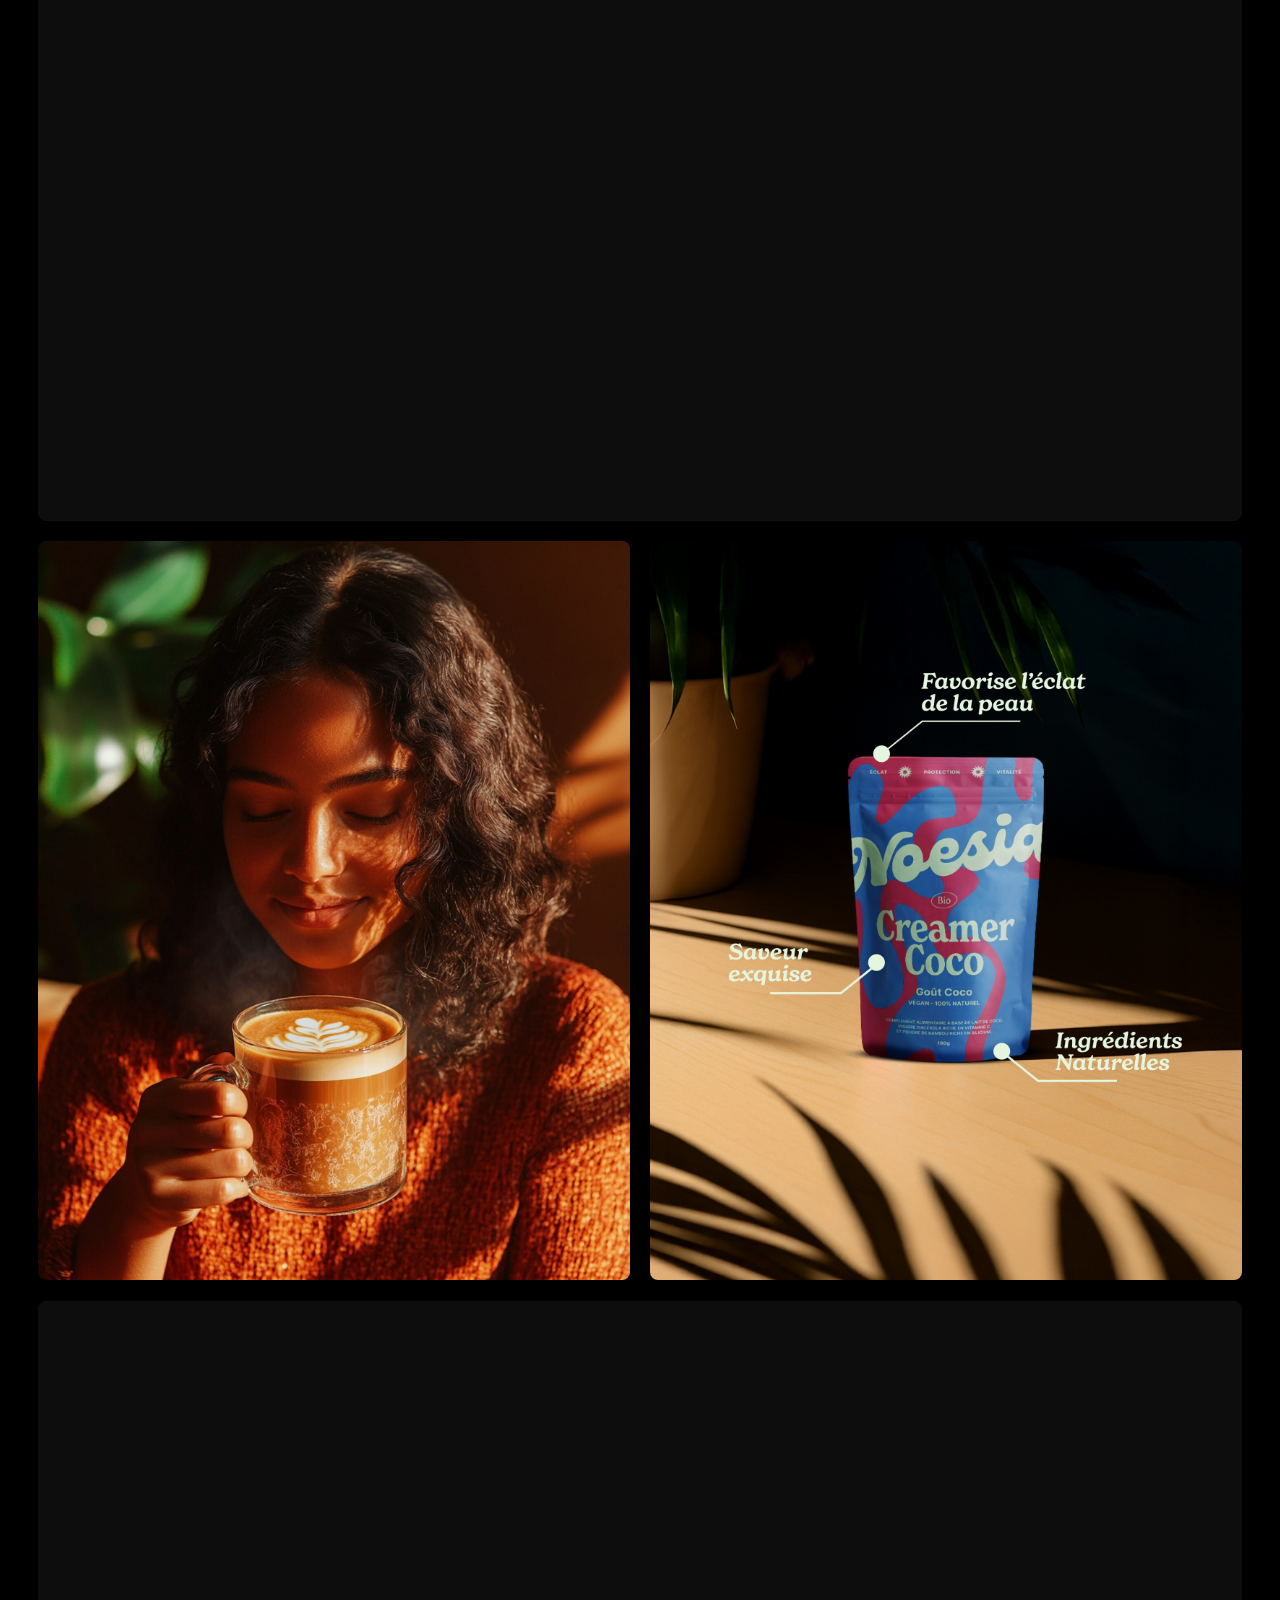
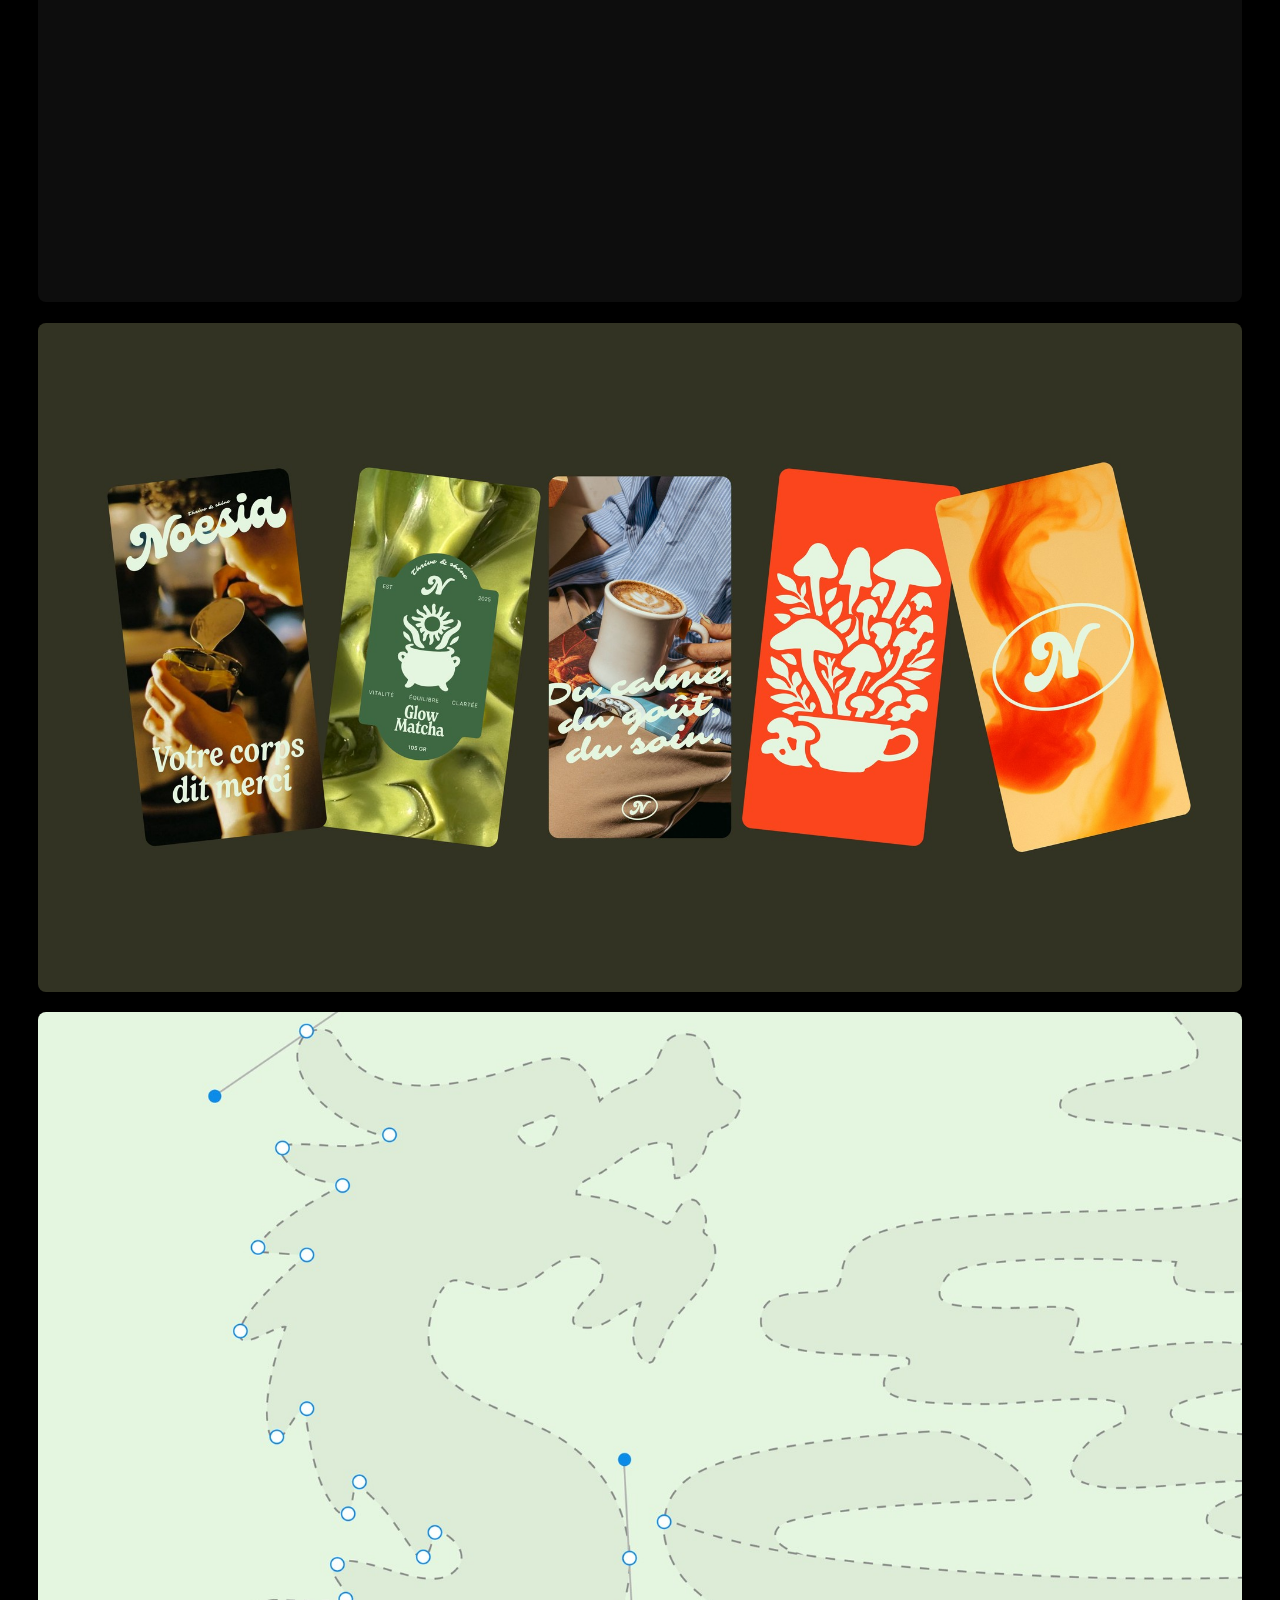
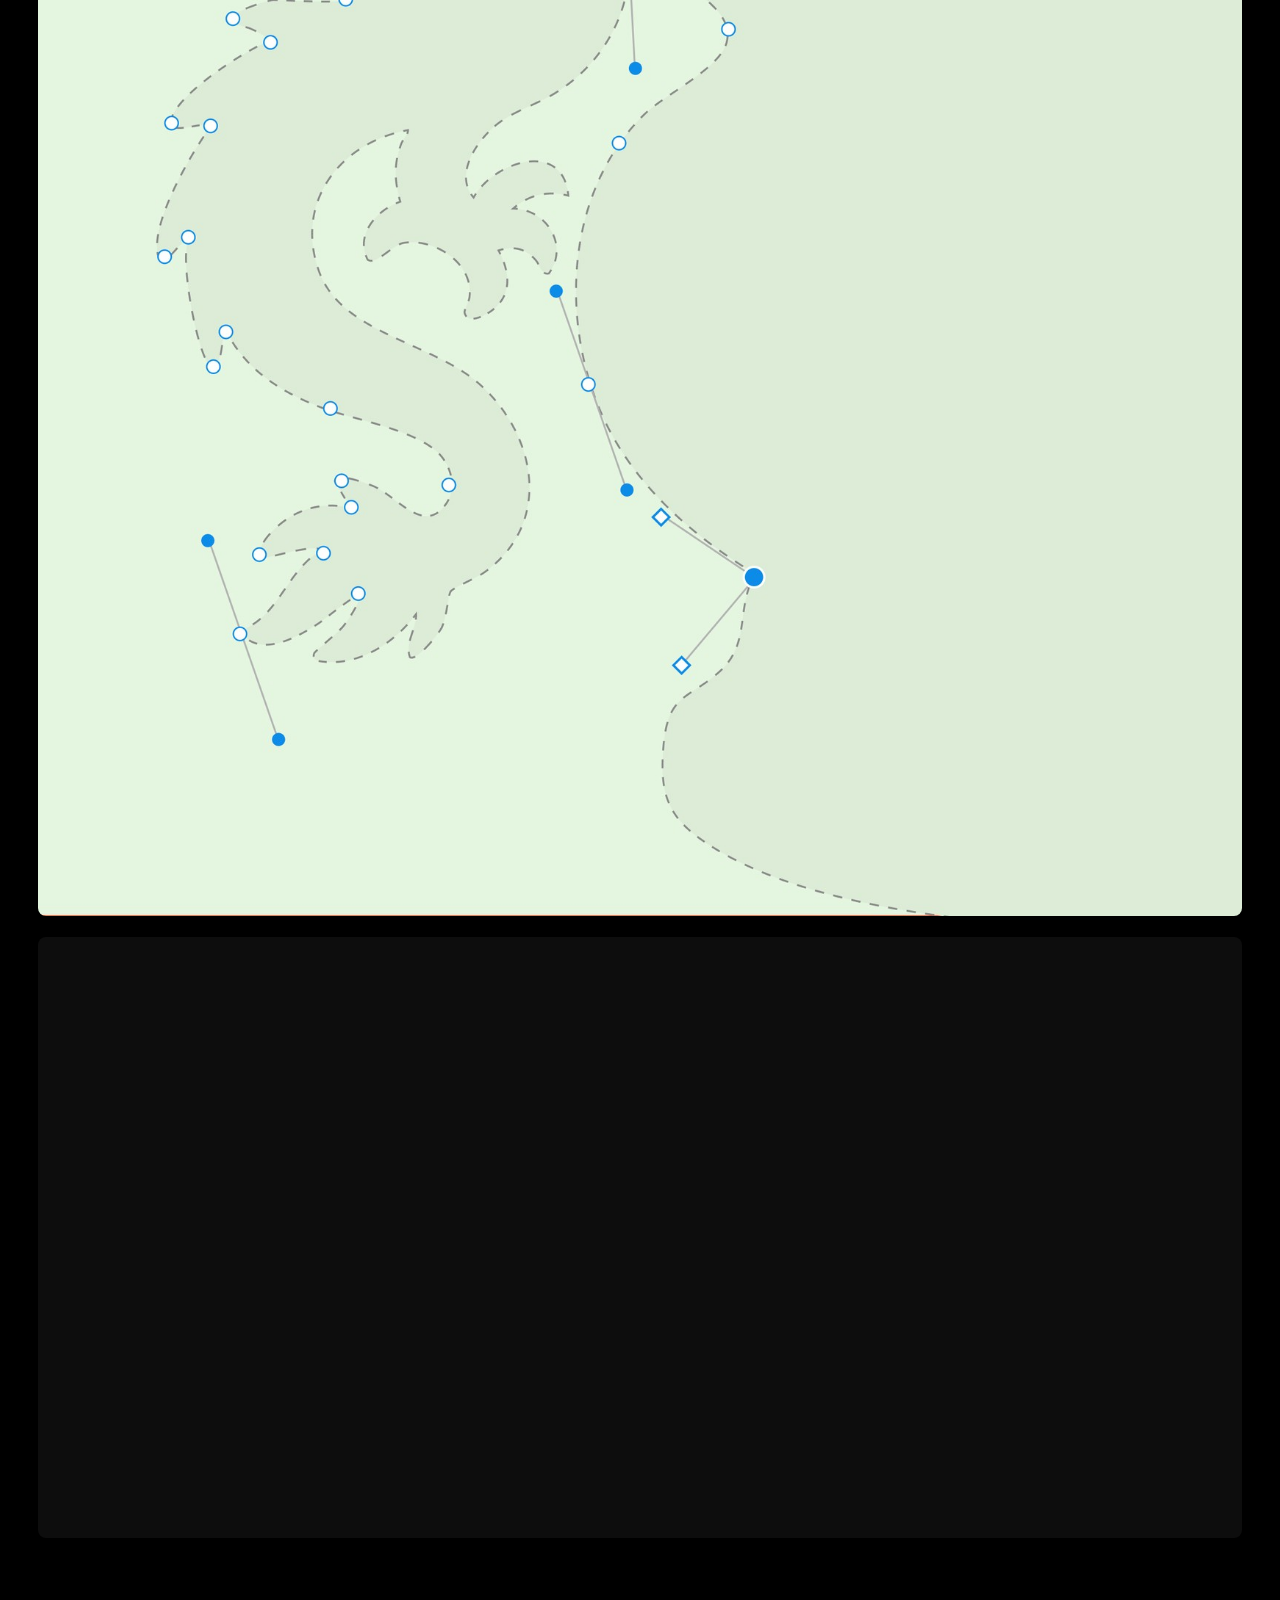
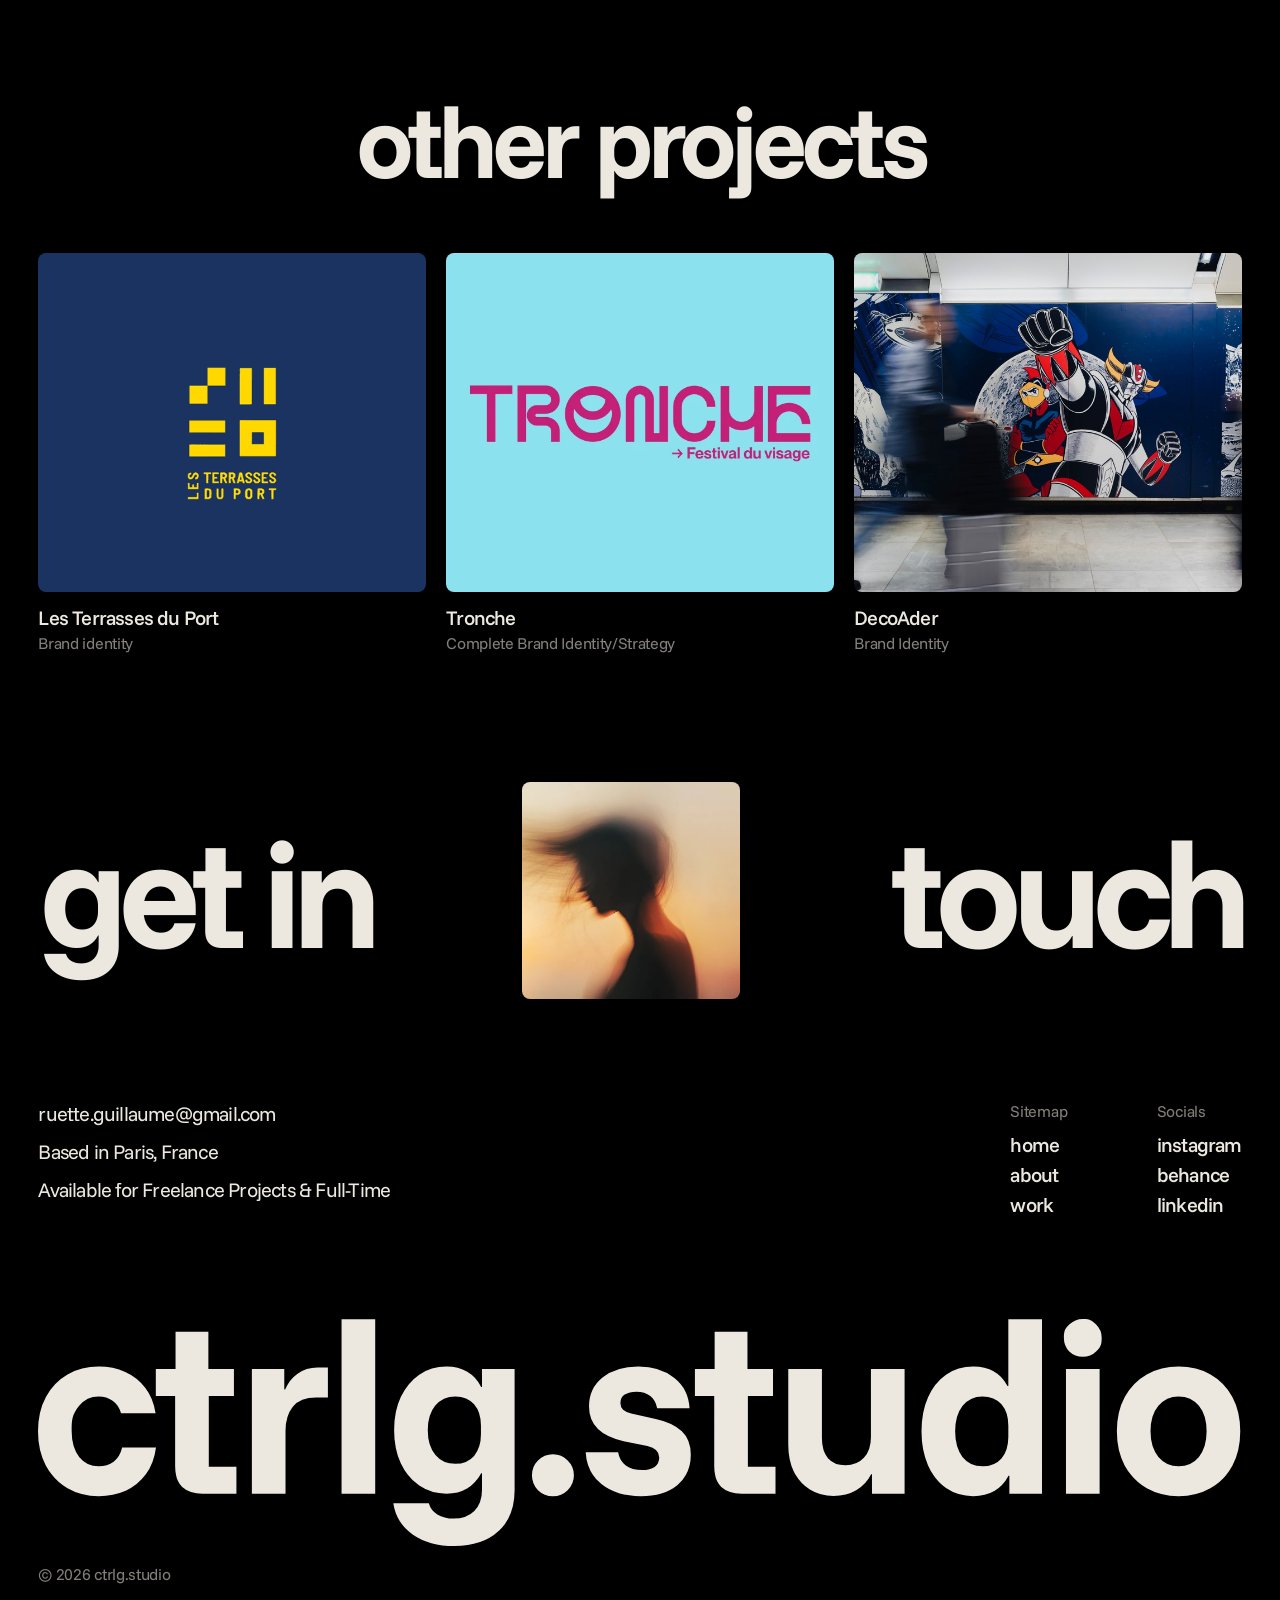
<file: projects/noesia/index.html>
<!DOCTYPE html>
<html lang="en">
<head>
<meta charset="utf-8">
<meta name="viewport" content="width=device-width, initial-scale=1">
<title>Noesia — ctrlg.studio</title>
<meta name="description" content="Noesia is an adaptogenic coffee brand that combines sensory pleasure with natural well-being. The goal: to convey a balance between energy and serenity…">
<link rel="canonical" href="https://www.ctrlg.studio/projects/noesia">
<meta property="og:type" content="website">
<meta property="og:title" content="Noesia — ctrlg.studio">
<meta property="og:description" content="Noesia is an adaptogenic coffee brand that combines sensory pleasure with natural well-being. The goal: to convey a balance between energy and serenity…">
<meta property="og:image" content="https://www.ctrlg.studio/assets/img/WlyRf7NTlETWMVkRsjmvMuwiQRM.jpg">
<meta name="twitter:card" content="summary_large_image">
<link rel="icon" href="../../assets/img/icon/E7GCtv5Wdnvk0hfnikVEDx9beo.jpg" media="(prefers-color-scheme: light)">
<link rel="icon" href="../../assets/img/icon/Xi45OwCfgmyB5zEV0ITDAgvc1A.jpg" media="(prefers-color-scheme: dark)">
<link rel="apple-touch-icon" href="../../assets/img/icon/XLSNGGpkFnvBKJPSQbhMAjzAVlg.png">
<link rel="preconnect" href="https://fonts.googleapis.com">
<link rel="preconnect" href="https://fonts.gstatic.com" crossorigin>
<link href="https://fonts.googleapis.com/css2?family=Funnel+Sans:wght@400;500;700;800&display=swap" rel="stylesheet">
<link rel="stylesheet" href="../../assets/site.css">
</head>
<body class="page-project">
<header class="nav">
  <a href="../../">ctrlg.studio</a>
  <a href="../../work/">work</a>
  <a href="../../about-me/">about me</a>
  <a href="#start-a-project">contact me</a>
</header>
<main>
<section class="proj-head"><h1 class="giant center">Noesia</h1>
<div class="proj-cover"><img src="../../assets/img/WlyRf7NTlETWMVkRsjmvMuwiQRM.jpg" alt="Noesia"></div></section>
<section class="proj-info">
  <p class="label">Project description</p>
  <div class="proj-desc"><p>Noesia is an adaptogenic coffee brand that combines sensory pleasure with natural well-being. The goal: to convey a balance between energy and serenity through an identity that is both lively and soothing. The work focused on designing a coherent visual universe, combining soft organic hues with rigorous typography. The design highlights the naturalness of the product while evoking the concentration and mental clarity it provides. The approach is based on minimal graphic vocabulary, subtle contrasts, and artistic direction designed to reflect the idea of conscious coffee, halfway between ritual and gentle performance.</p></div>
  <div class="proj-meta"><div><p class='label'>Project type</p><p>Brand Identity &amp; Packaging</p></div><div><p class='label'>Year</p><p>2025</p></div><div><p class='label'>Role</p><p>Artistic Director/Designer</p></div></div>
</section>
<section class="gallery"><div class="g-item"><video src="../../assets/video/Lr7ZfK2aDbIVFpvngvYOsHPrZl8.mp4" autoplay muted loop playsinline preload="metadata"></video></div><div class="g-pair"><div class="g-item"><img src="../../assets/img/Qyc2OTm3aI6l61NV1PZ09awTfA.jpg" alt="Noesia" loading="lazy"></div><div class="g-item"><img src="../../assets/img/LOzTLlyPVGW2DSmymW6FY2kLsI.jpg" alt="Noesia" loading="lazy"></div></div><div class="g-item"><video src="../../assets/video/SPzTTlscRd4HeOLhLeaWgmZCs.mp4" autoplay muted loop playsinline preload="metadata"></video></div><div class="g-item"><img src="../../assets/img/OqihlvN2RubpdsBbSURdlcwonmM.jpg" alt="Noesia" loading="lazy"></div><div class="g-item"><img src="../../assets/img/RWfgH7EwKg1KEaOOKKrbnz0.jpg" alt="Noesia" loading="lazy"></div><div class="g-item"><video src="../../assets/video/Y5VcO83hddG6P3KWnpehAAXftVM.mp4" autoplay muted loop playsinline preload="metadata"></video></div></section>
<section class="others"><h2 class="big">other projects</h2><div class="grid three"><a class="card" href="../../projects/lesterrassesduport/" data-tags="branding|visual identity|print">
  <div class="card-img"><img src="../../assets/img/thumb/LYQkrC4CYGIRPs69ol4F5QbJsO4.png" alt="Stack of modern books and magazine with minimalist cover design on leather chair" loading="lazy"></div>
  <p class="card-title">Les Terrasses du Port</p>
  <p class="card-type">Brand identity</p>
</a>
<a class="card" href="../../projects/tronche/" data-tags="branding|visual identity|print">
  <div class="card-img"><img src="../../assets/img/thumb/owHd1tCIj4QijaVlaudt3rECIY.webp" alt="Tronche" loading="lazy"></div>
  <p class="card-title">Tronche</p>
  <p class="card-type">Complete Brand Identity/Strategy</p>
</a>
<a class="card" href="../../projects/decoader/" data-tags="branding|visual identity">
  <div class="card-img"><img src="../../assets/img/thumb/SiF8T8muMqtxEmo3zVsHYT2HSHo.jpg" alt="DecoAder" loading="lazy"></div>
  <p class="card-title">DecoAder</p>
  <p class="card-type">Brand Identity</p>
</a></div></section>
</main>
<section class="contact" id="start-a-project">
  <a class="touch" href="mailto:ruette.guillaume@gmail.com" aria-label="Get in touch : ruette.guillaume@gmail.com">
    <span>get in</span><span class="touch-img" aria-hidden="true"><img src="../../assets/img/thumb/xdIba7T9OITd6Ifk8z2QkeECTxo.webp" alt="" loading="lazy" class=on><img src="../../assets/img/thumb/4NVG9xzdYVcIi4qHlxy72f76fD8.webp" alt="" loading="lazy"><img src="../../assets/img/thumb/mYzcoEc5UO12bSwM6azHtpSOT9c.webp" alt="" loading="lazy"><img src="../../assets/img/thumb/rgD8n8QU8lr5CqWo4wyY462b2k.png" alt="" loading="lazy"></span><span>touch</span>
  </a>
</section>
<footer class="foot">
  <div class="foot-top">
    <div class="foot-info">
      <a href="mailto:ruette.guillaume@gmail.com">ruette.guillaume@gmail.com</a>
      <p>Based in Paris, France</p>
      <p>Available for Freelance Projects &amp; Full-Time</p>
    </div>
    <nav class="foot-links">
      <div><p class="label">Sitemap</p><ul>
        <li><a href="../../">home</a></li>
        <li><a href="../../about-me/">about</a></li>
        <li><a href="../../work/">work</a></li></ul></div>
      <div><p class="label">Socials</p><ul><li><a href="https://www.instagram.com/" target="_blank" rel="noopener">instagram</a></li><li><a href="https://www.behance.net/" target="_blank" rel="noopener">behance</a></li><li><a href="https://www.linkedin.com/" target="_blank" rel="noopener">linkedin</a></li></ul></div>
    </nav>
  </div>
  <div class="foot-logo"><svg xmlns="http://www.w3.org/2000/svg" viewBox="0 0 776 147" fill="none" role="img" aria-label="ctrlg.studio"><path fill="currentColor" d="M39.119 114.275q-11.253 0-20.096-5.091-8.841-5.225-13.932-14.602T0 72.477q0-12.861 5.09-22.239 5.092-9.378 13.933-14.468 8.842-5.091 20.096-5.091 9.378 0 17.148 3.483t12.86 10.181q5.226 6.699 6.699 16.479H53.587q-1.607-5.359-5.492-8.039-3.751-2.813-8.976-2.813-7.77 0-12.593 6.029c-4.823 6.029-4.823 9.511-4.823 16.478q0 10.316 4.823 16.478 4.823 6.029 12.593 6.029 5.626 0 9.645-2.948 4.02-2.947 5.493-9.11h21.837q-1.34 10.316-6.564 17.282-5.091 6.966-12.995 10.584-7.905 3.483-17.416 3.483m67.001-1.608q-8.44 0-13.13-4.287-4.554-4.421-4.554-13.396V49.702h-12.46V32.286h12.728V8.172h21.167v24.114h16.478v17.416h-16.21v45.55h17.817v17.415zm31.807 0v-80.38h20.899v13.262h.536q2.679-6.564 8.038-10.315 5.492-3.885 12.861-3.885h6.698V50.64h-7.636q-10.181 0-15.005 5.895-4.689 5.895-4.689 15.54v40.592zm57.845 0V.134h21.702v112.533zm72.753 33.76q-16.21 0-26.928-7.502-10.584-7.502-12.459-20.095h22.909q1.34 4.689 5.492 7.234 4.287 2.679 10.45 2.679 8.44 0 13.397-4.956 4.956-4.957 4.956-13.531V99.538h-.535q-3.484 6.43-9.11 9.78t-13.263 3.349q-9.913 0-17.55-5.224-7.636-5.225-11.923-14.469t-4.287-21.301q0-12.191 4.287-21.3 4.287-9.244 11.923-14.47 7.637-5.224 17.55-5.224 7.77 0 13.397 3.349 5.76 3.35 8.976 9.78h.535V32.286h21.034v78.238q0 16.745-10.316 26.258-10.316 9.645-28.535 9.645m.67-53.051q7.635 0 12.057-5.09 4.42-5.225 4.421-13.934v-5.626q0-8.574-4.421-13.665t-12.057-5.09q-8.172 0-12.995 5.894t-4.823 15.808q0 9.915 4.823 15.808 4.823 5.895 12.995 5.895m62.893 20.899q-5.626 0-9.645-3.885-3.885-4.02-3.885-9.646t3.885-9.512q4.019-4.019 9.645-4.019 5.628 0 9.512 4.02 4.02 3.885 4.019 9.511t-4.019 9.646q-3.884 3.885-9.512 3.885m56.642 0q-15.54 0-25.186-7.636t-10.316-20.631h20.899q.938 5.492 4.957 8.44 4.018 2.947 10.584 2.947 5.224 0 8.038-2.01 2.947-2.01 2.947-6.028 0-5.626-7.636-7.368l-15.273-3.216q-22.372-4.957-22.372-22.372 0-11.656 8.708-18.622 8.841-7.1 23.042-7.1 14.335 0 23.311 7.368 9.11 7.235 9.779 19.56h-20.899q-.938-5.225-4.421-7.905-3.483-2.813-8.976-2.813-4.688 0-7.502 1.875t-2.813 5.493q0 2.679 1.741 4.287 1.876 1.608 5.225 2.412l15.809 3.483q11.253 2.411 16.88 8.038 5.76 5.493 5.76 15.138 0 12.325-8.708 19.56-8.708 7.1-23.578 7.1m65.081-1.608q-8.44 0-13.129-4.287-4.555-4.421-4.555-13.396V49.702h-12.459V32.286h12.727V8.172h21.167v24.114h16.478v17.416h-16.21v45.55h17.818v17.415zm59.271 1.474q-8.708 0-15.273-4.153t-10.315-11.521q-3.617-7.503-3.617-17.282V32.286h21.702v44.612q0 8.172 3.886 12.86 4.019 4.556 11.253 4.556 7.502 0 11.923-4.823 4.555-4.958 4.555-13.263V32.286h21.703v80.381h-21.033v-12.459h-.536q-3.35 6.698-9.646 10.316-6.162 3.617-14.602 3.617m90.089.134q-9.913 0-17.55-5.225-7.501-5.359-11.655-14.736-4.153-9.512-4.153-21.837 0-12.459 4.153-21.837 4.154-9.511 11.655-14.736 7.637-5.226 17.55-5.225 15.54 0 22.105 12.593h.536V.134h21.703v112.533h-21.033v-11.521h-.536q-6.966 13.13-22.775 13.129m5.895-19.291q7.904 0 12.325-5.091t4.421-13.799V68.86q0-8.708-4.421-13.8-4.421-5.09-12.325-5.09-8.038 0-12.861 6.163-4.689 6.028-4.689 16.344t4.689 16.478q4.823 6.029 12.861 6.029m53.914 17.683v-80.38h21.702v80.38zm10.851-88.285q-5.091 0-8.708-3.483-3.483-3.617-3.483-8.708c0-5.091 1.161-6.252 3.483-8.574Q668.74 0 673.831 0c5.091 0 6.252 1.206 8.574 3.617q3.617 3.483 3.617 8.574c0 5.091-1.206 6.297-3.617 8.708q-3.483 3.483-8.574 3.483m61.768 89.893q-11.388 0-20.497-5.091-8.976-5.225-14.201-14.602-5.091-9.378-5.091-22.105 0-12.861 5.091-22.239 5.225-9.378 14.201-14.468 9.11-5.091 20.497-5.091 11.789 0 20.631 5.09 8.976 5.09 14.067 14.47 5.09 9.376 5.09 22.238 0 12.726-5.09 22.239-5.091 9.377-14.201 14.468-8.976 5.091-20.497 5.091m0-19.291q8.172 0 13.129-6.03 4.956-6.161 4.956-16.477 0-10.45-4.956-16.478-4.957-6.03-13.129-6.029-7.904 0-12.995 6.029-5.091 6.028-5.091 16.478 0 10.316 5.091 16.478 5.09 6.029 12.995 6.029"/></svg></div>
  <p class="copy">© 2026 ctrlg.studio</p>
</footer>
<script src="../../assets/site.js" defer></script>
</body>
</html>
</file>
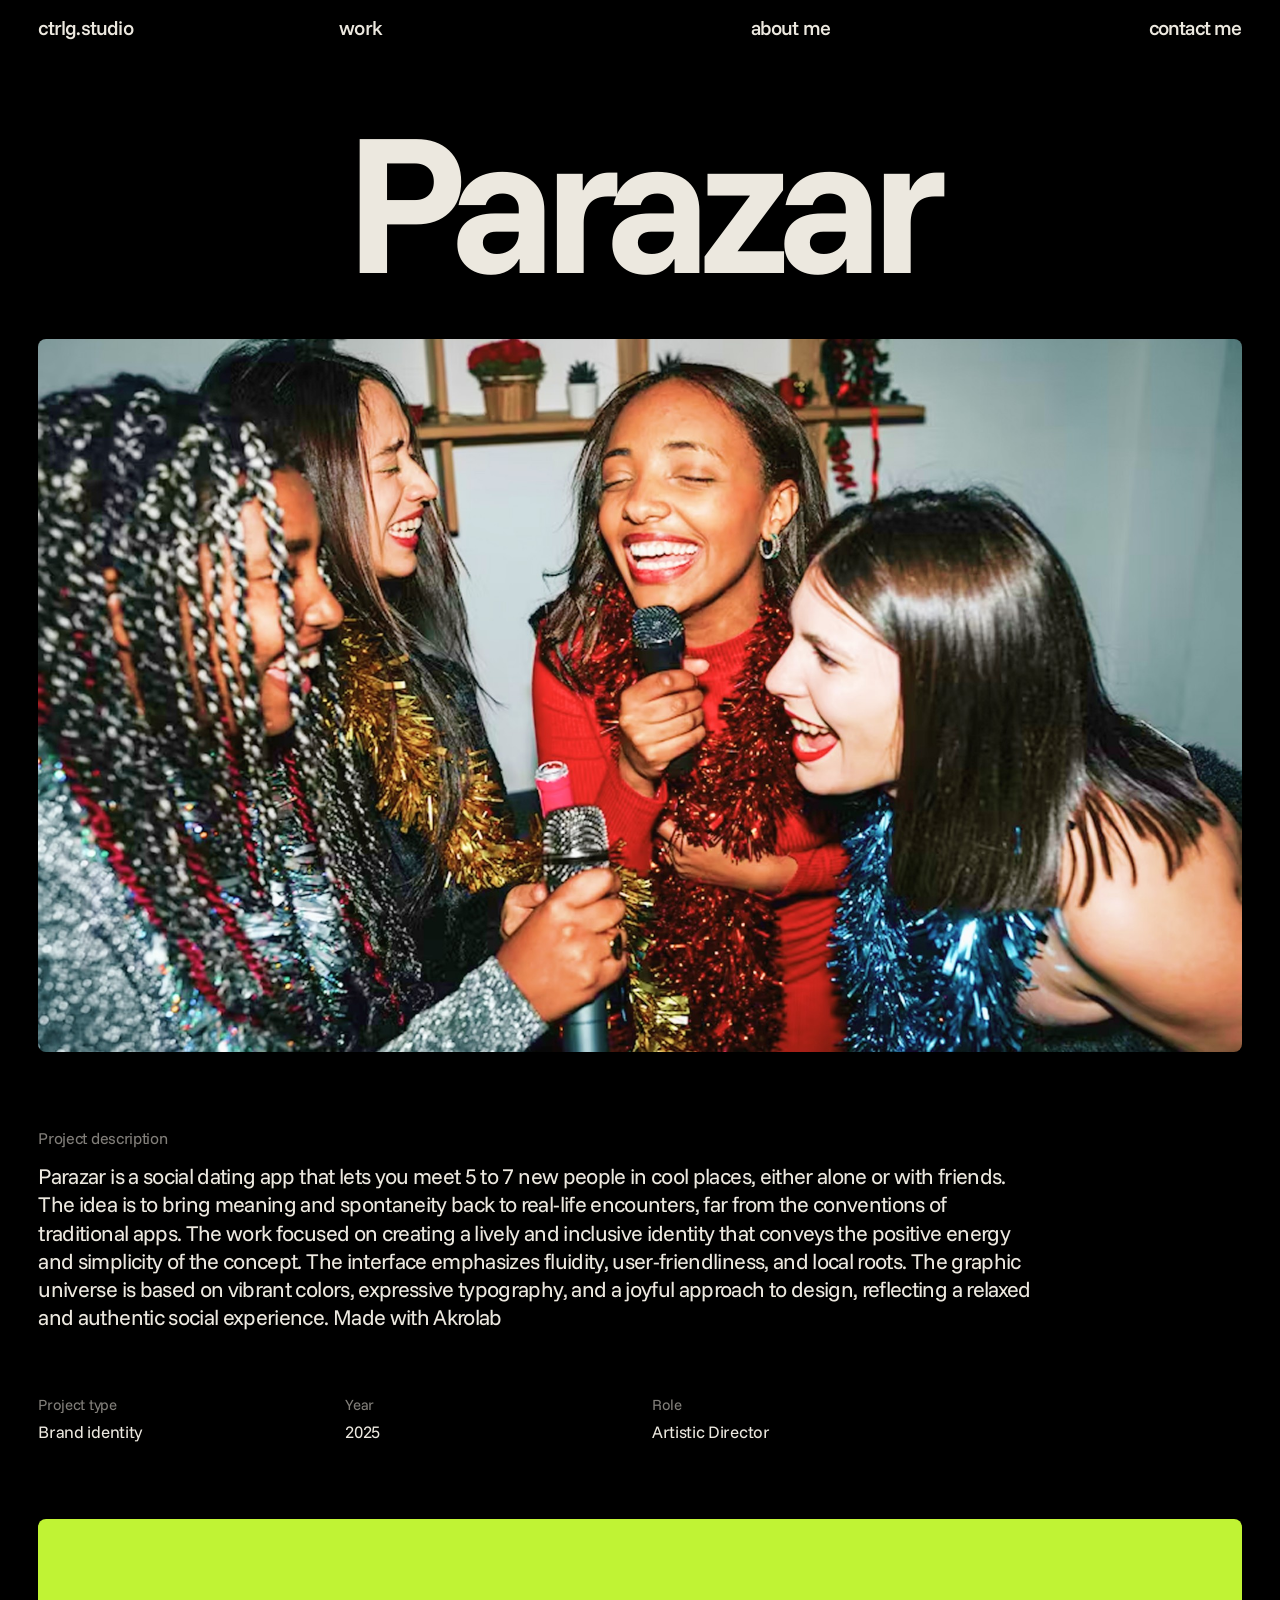
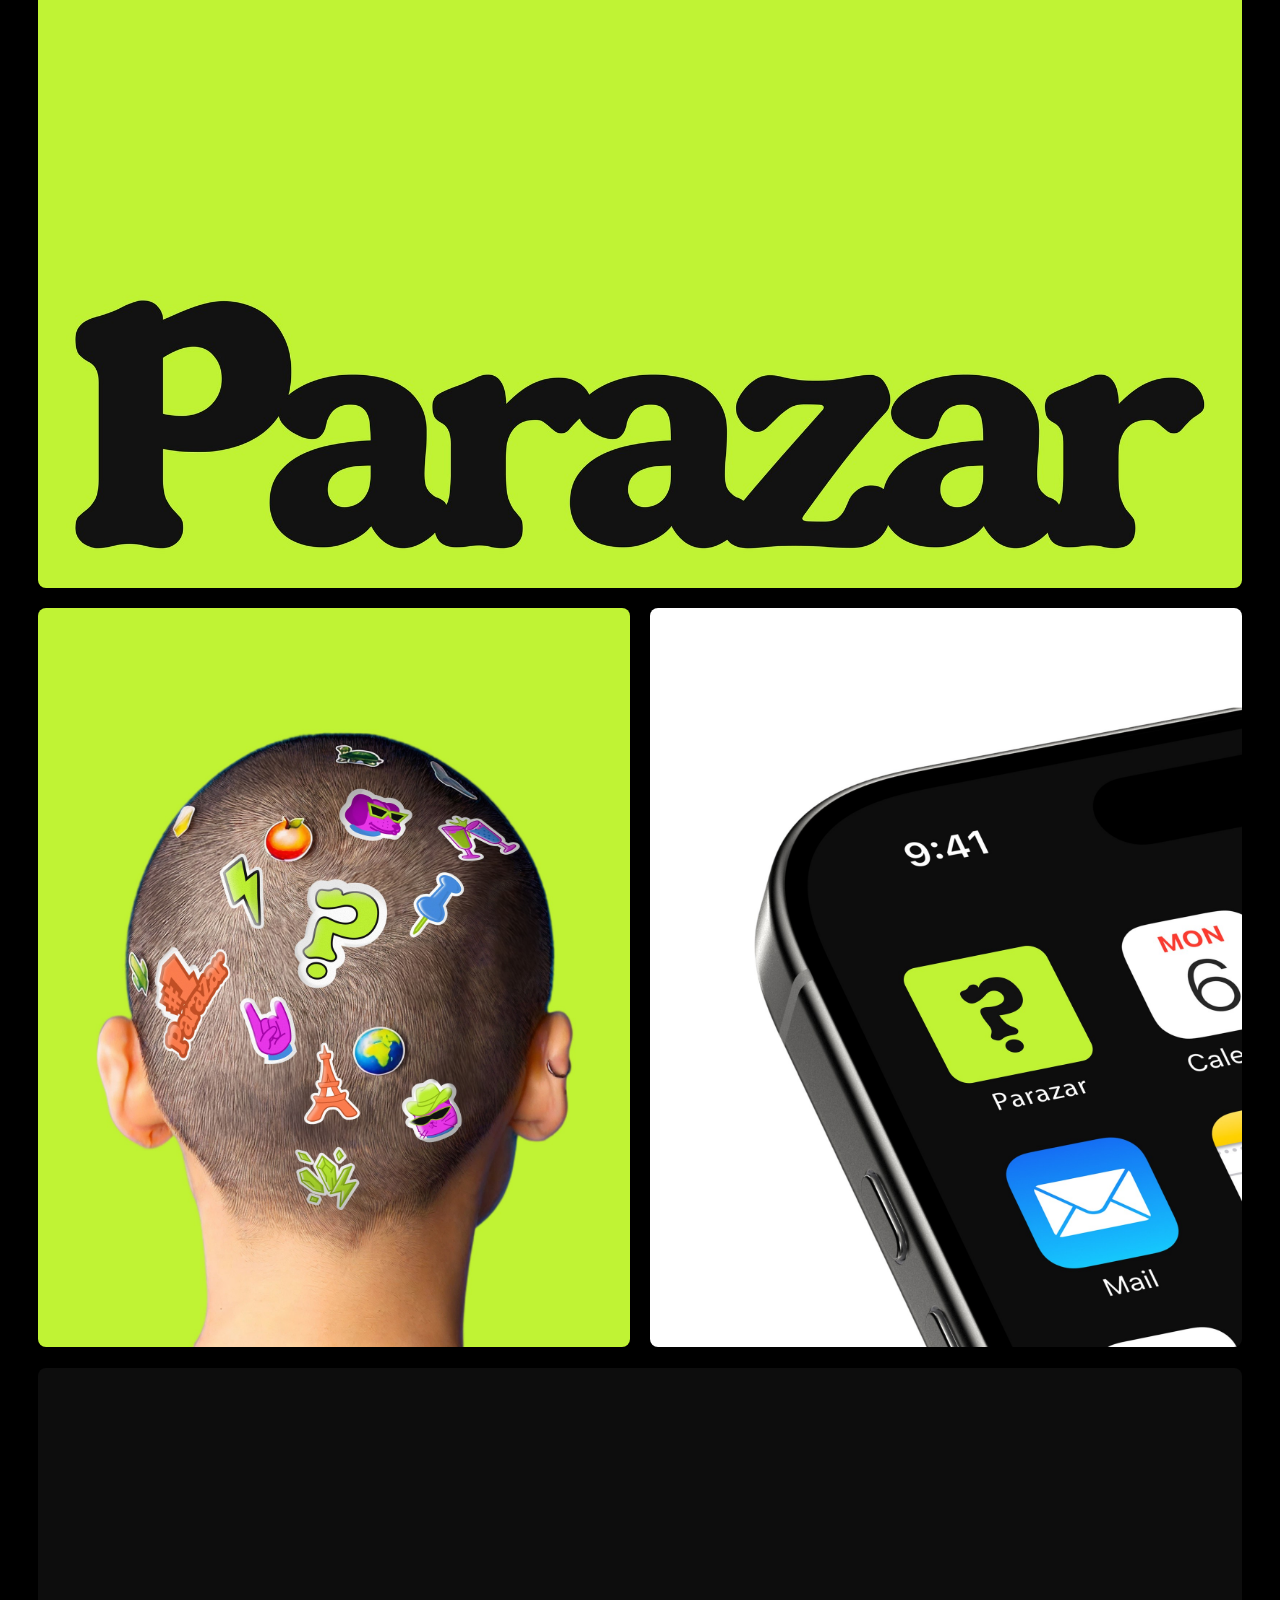
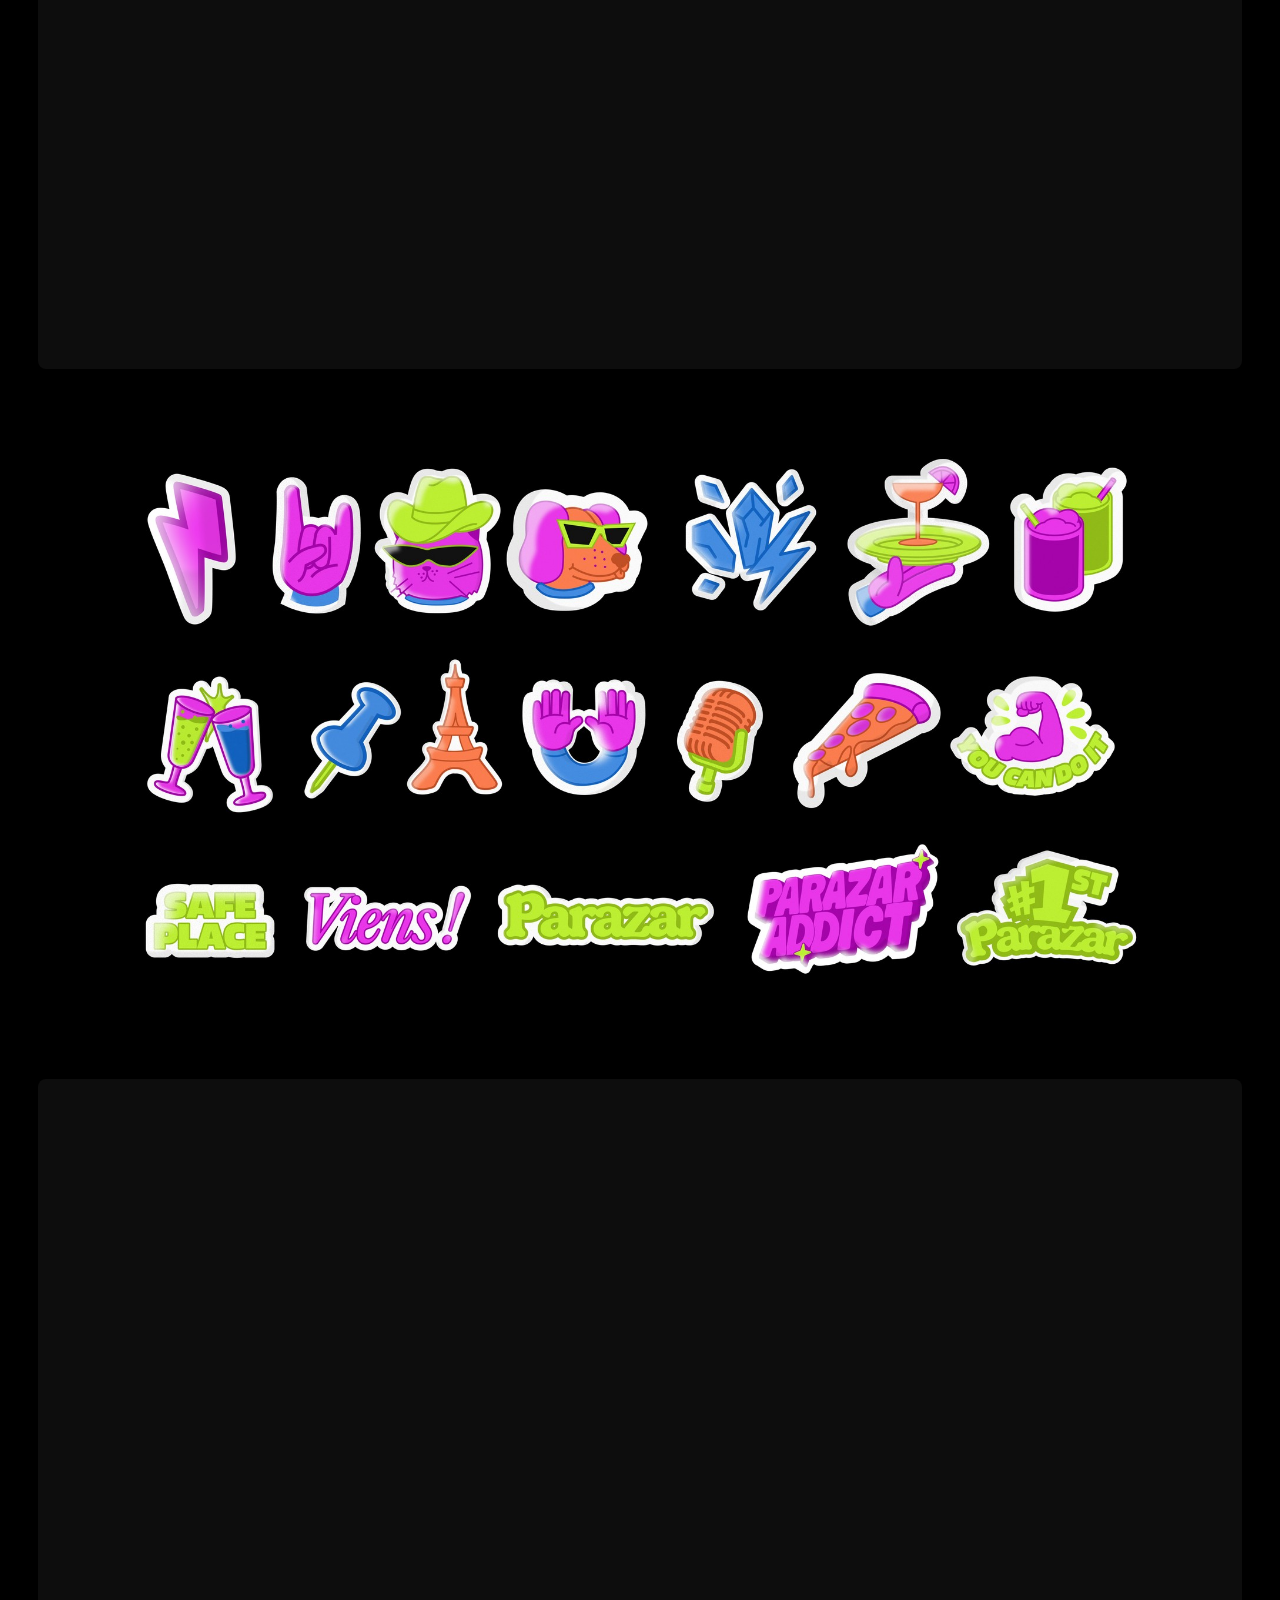
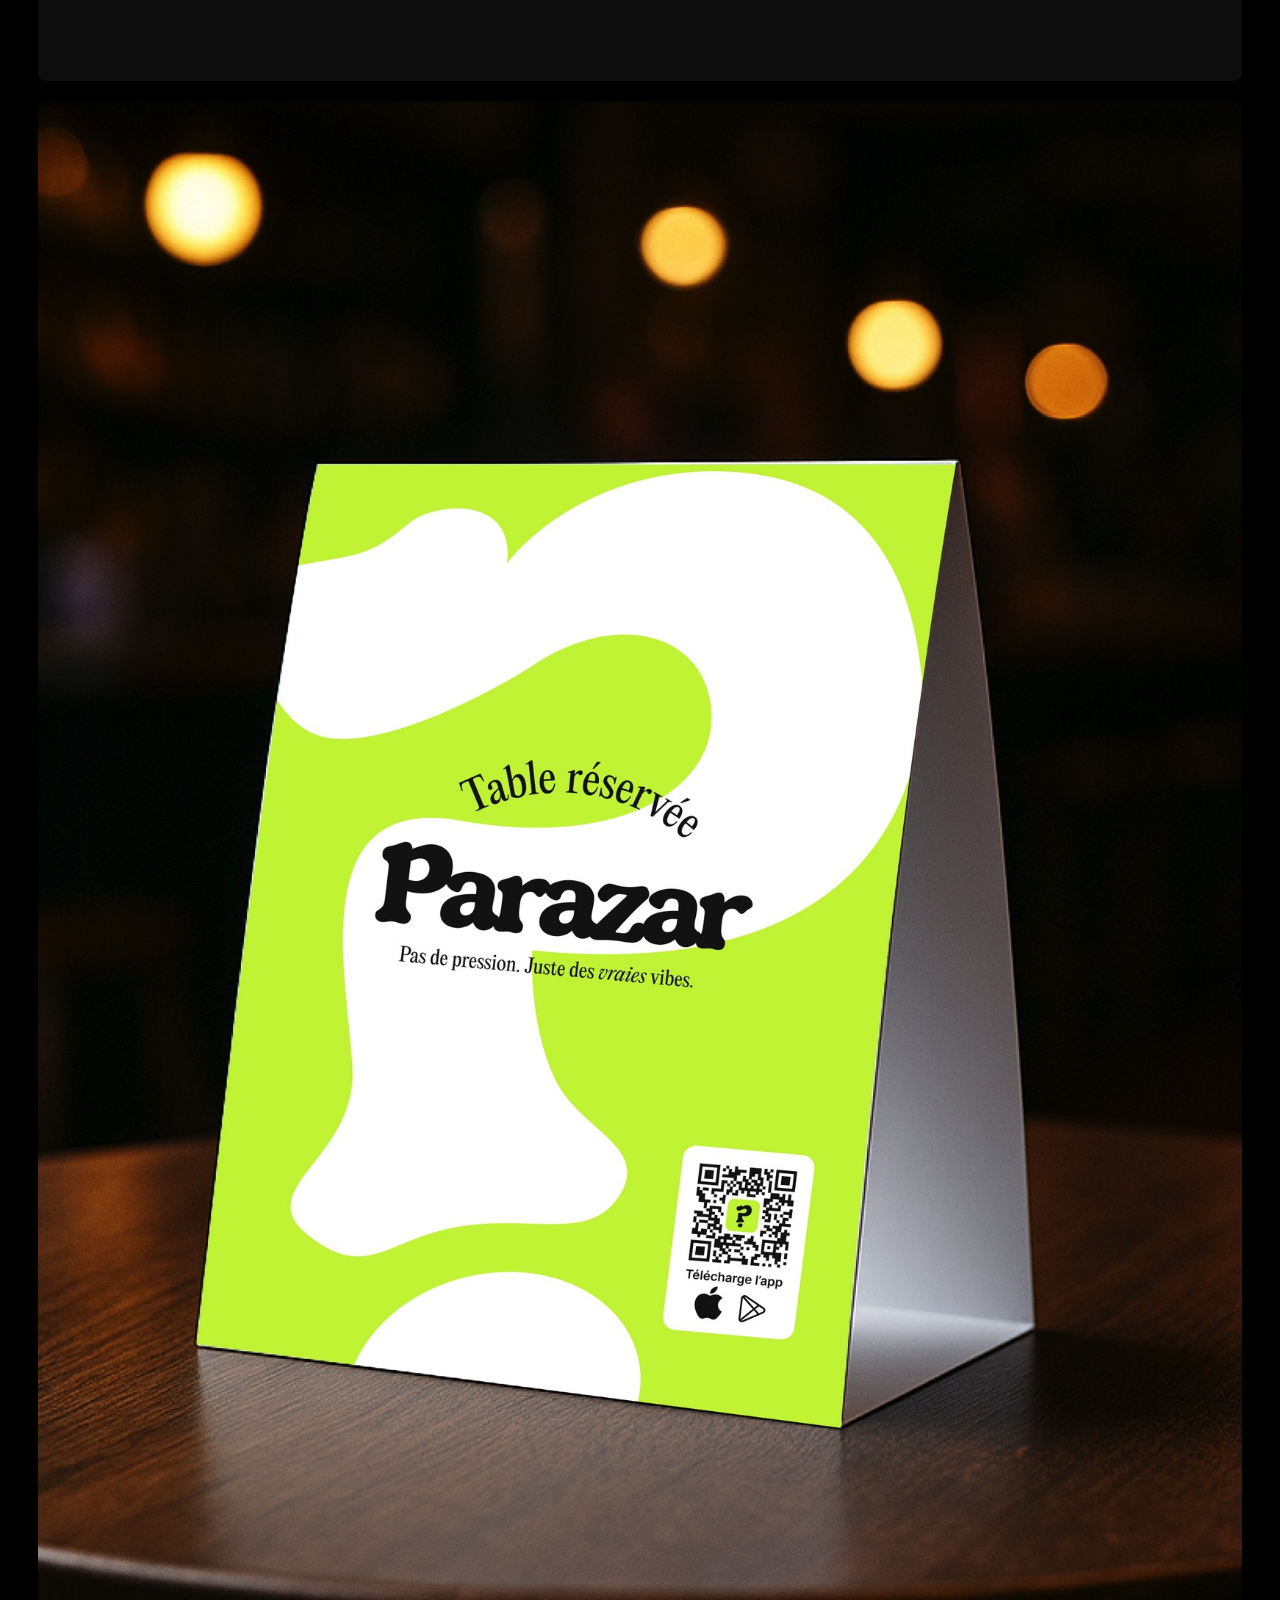
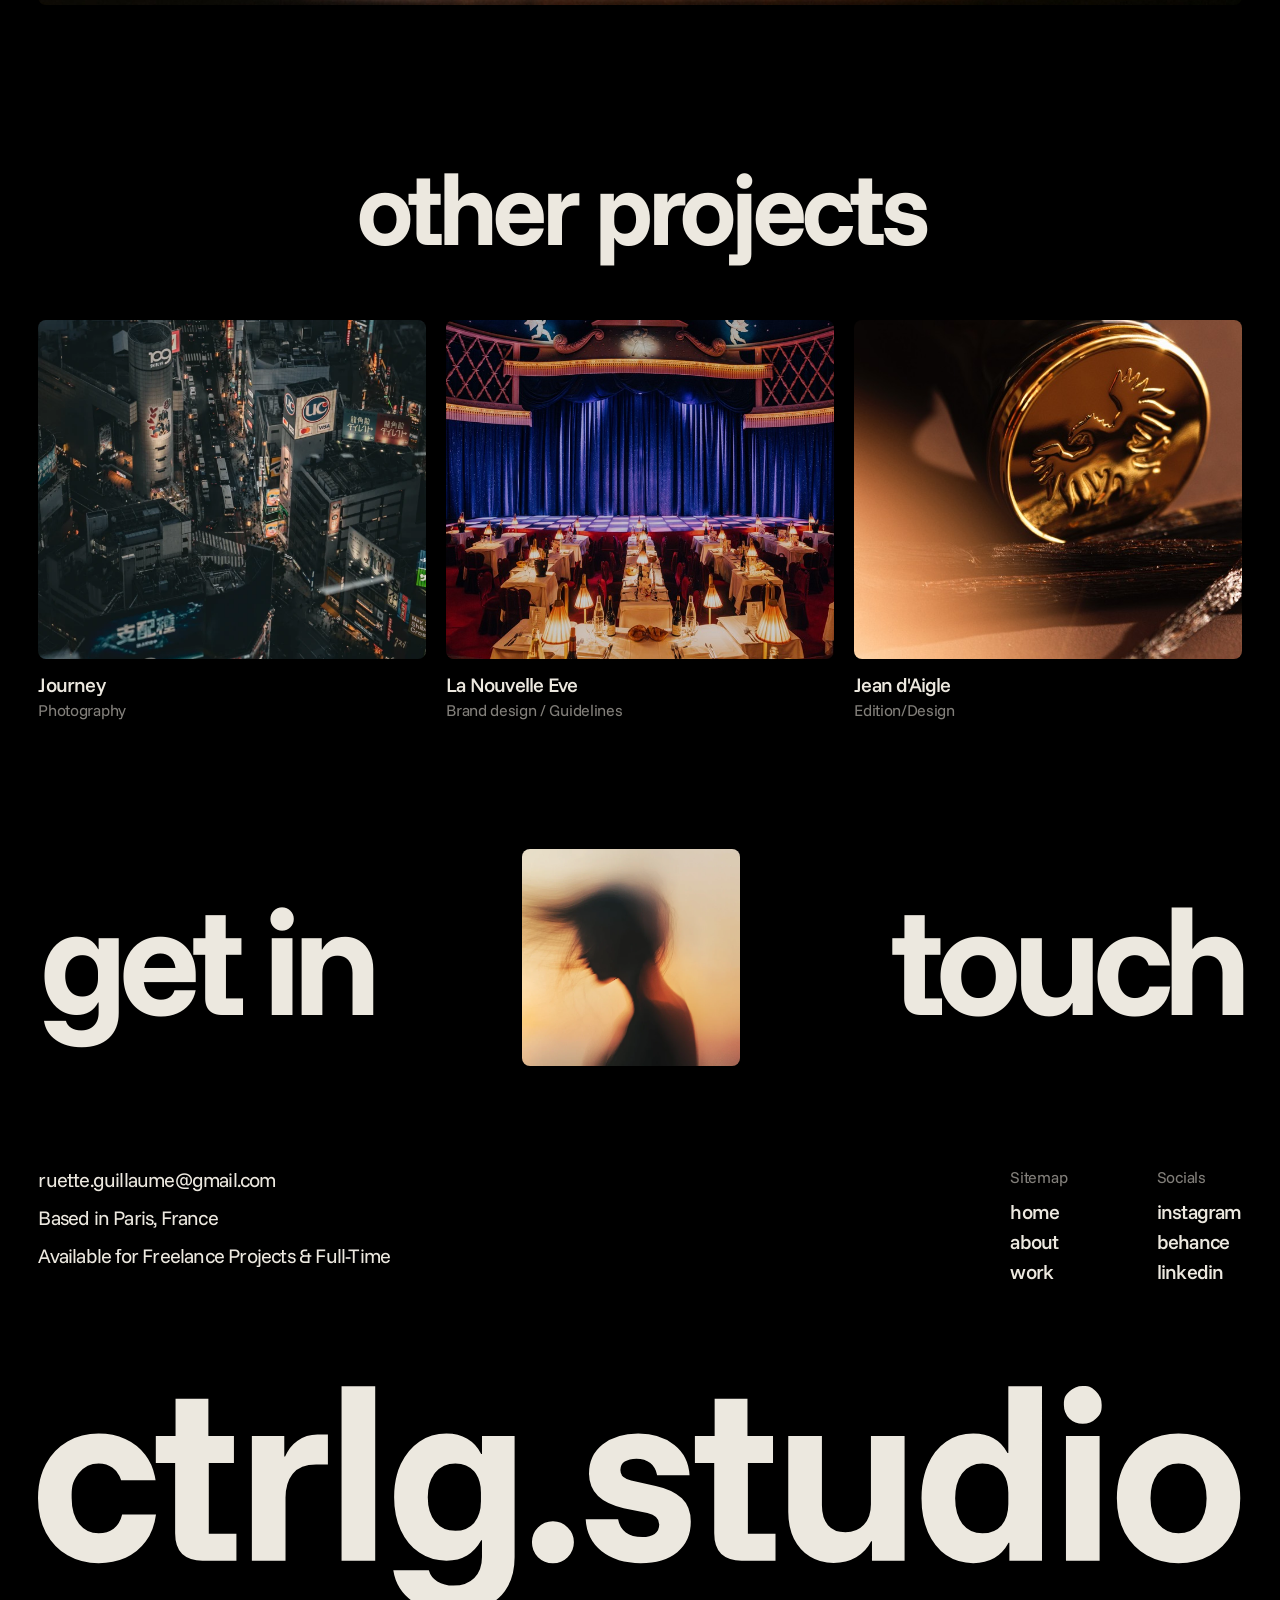
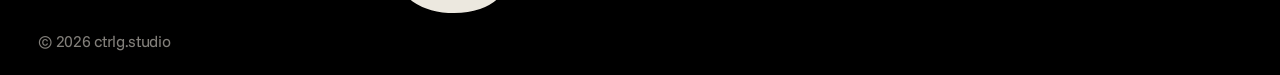
<file: projects/parazar/index.html>
<!DOCTYPE html>
<html lang="en">
<head>
<meta charset="utf-8">
<meta name="viewport" content="width=device-width, initial-scale=1">
<title>Parazar — ctrlg.studio</title>
<meta name="description" content="Parazar is a social dating app that lets you meet 5 to 7 new people in cool places, either alone or with friends. The idea is to bring meaning and…">
<link rel="canonical" href="https://www.ctrlg.studio/projects/parazar">
<meta property="og:type" content="website">
<meta property="og:title" content="Parazar — ctrlg.studio">
<meta property="og:description" content="Parazar is a social dating app that lets you meet 5 to 7 new people in cool places, either alone or with friends. The idea is to bring meaning and…">
<meta property="og:image" content="https://www.ctrlg.studio/assets/img/MZXdiqGXW1d3FAalmHiJskdzc.jpg">
<meta name="twitter:card" content="summary_large_image">
<link rel="icon" href="../../assets/img/icon/E7GCtv5Wdnvk0hfnikVEDx9beo.jpg" media="(prefers-color-scheme: light)">
<link rel="icon" href="../../assets/img/icon/Xi45OwCfgmyB5zEV0ITDAgvc1A.jpg" media="(prefers-color-scheme: dark)">
<link rel="apple-touch-icon" href="../../assets/img/icon/XLSNGGpkFnvBKJPSQbhMAjzAVlg.png">
<link rel="preconnect" href="https://fonts.googleapis.com">
<link rel="preconnect" href="https://fonts.gstatic.com" crossorigin>
<link href="https://fonts.googleapis.com/css2?family=Funnel+Sans:wght@400;500;700;800&display=swap" rel="stylesheet">
<link rel="stylesheet" href="../../assets/site.css">
</head>
<body class="page-project">
<header class="nav">
  <a href="../../">ctrlg.studio</a>
  <a href="../../work/">work</a>
  <a href="../../about-me/">about me</a>
  <a href="#start-a-project">contact me</a>
</header>
<main>
<section class="proj-head"><h1 class="giant center">Parazar</h1>
<div class="proj-cover"><img src="../../assets/img/MZXdiqGXW1d3FAalmHiJskdzc.jpg" alt="Parazar"></div></section>
<section class="proj-info">
  <p class="label">Project description</p>
  <div class="proj-desc"><p>Parazar is a social dating app that lets you meet 5 to 7 new people in cool places, either alone or with friends. The idea is to bring meaning and spontaneity back to real-life encounters, far from the conventions of traditional apps. The work focused on creating a lively and inclusive identity that conveys the positive energy and simplicity of the concept. The interface emphasizes fluidity, user-friendliness, and local roots. The graphic universe is based on vibrant colors, expressive typography, and a joyful approach to design, reflecting a relaxed and authentic social experience. Made with Akrolab</p></div>
  <div class="proj-meta"><div><p class='label'>Project type</p><p>Brand identity</p></div><div><p class='label'>Year</p><p>2025</p></div><div><p class='label'>Role</p><p>Artistic Director</p></div></div>
</section>
<section class="gallery"><div class="g-item"><img src="../../assets/img/kkNhxPHquYd6mMghWgjDJbUJjs.jpg" alt="Parazar" loading="lazy"></div><div class="g-pair"><div class="g-item"><img src="../../assets/img/oDF37K3gTyK2y2XG4IwyUZRAQJU.jpg" alt="Parazar" loading="lazy"></div><div class="g-item"><img src="../../assets/img/t9bHolj45v2QZxBjC79mMcUDI.jpg" alt="Parazar" loading="lazy"></div></div><div class="g-item"><video src="../../assets/video/xSYdMmjXIr6qj8nk2xRW5sEviPo.mp4" autoplay muted loop playsinline preload="metadata"></video></div><div class="g-item"><img src="../../assets/img/lcmeEKjC553Am21JWE02UIGYiy8.jpg" alt="Parazar" loading="lazy"></div><div class="g-item"><video src="../../assets/video/n1pQ8H24oY6d8CbvmFDEmcwyZJ4.mp4" autoplay muted loop playsinline preload="metadata"></video></div><div class="g-item"><img src="../../assets/img/pyPpKCSxtgx0cxGrJV8Q5CGHdRQ.jpg" alt="Parazar" loading="lazy"></div></section>
<section class="others"><h2 class="big">other projects</h2><div class="grid three"><a class="card" href="../../projects/journey/" data-tags="">
  <div class="card-img"><img src="../../assets/img/thumb/0tO10g51TWdZGWiPdgmeVK1OA.webp" alt="Journey" loading="lazy"></div>
  <p class="card-title">Journey</p>
  <p class="card-type">Photography</p>
</a>
<a class="card" href="../../projects/lanouvelleeve/" data-tags="branding|visual identity">
  <div class="card-img"><img src="../../assets/img/thumb/kgeU7g8xzZLsQP1tIprSNGIU0Y.jpg" alt="La Nouvelle Eve" loading="lazy"></div>
  <p class="card-title">La Nouvelle Eve</p>
  <p class="card-type">Brand design / Guidelines</p>
</a>
<a class="card" href="../../projects/jeandaigle/" data-tags="print">
  <div class="card-img"><img src="../../assets/img/thumb/Ylcezx82vO8Xy2Sv6vFupDDZoE.jpg" alt="Jean d&#x27;Aigle" loading="lazy"></div>
  <p class="card-title">Jean d&#x27;Aigle</p>
  <p class="card-type">Edition/Design</p>
</a></div></section>
</main>
<section class="contact" id="start-a-project">
  <a class="touch" href="mailto:ruette.guillaume@gmail.com" aria-label="Get in touch : ruette.guillaume@gmail.com">
    <span>get in</span><span class="touch-img" aria-hidden="true"><img src="../../assets/img/thumb/xdIba7T9OITd6Ifk8z2QkeECTxo.webp" alt="" loading="lazy" class=on><img src="../../assets/img/thumb/4NVG9xzdYVcIi4qHlxy72f76fD8.webp" alt="" loading="lazy"><img src="../../assets/img/thumb/mYzcoEc5UO12bSwM6azHtpSOT9c.webp" alt="" loading="lazy"><img src="../../assets/img/thumb/rgD8n8QU8lr5CqWo4wyY462b2k.png" alt="" loading="lazy"></span><span>touch</span>
  </a>
</section>
<footer class="foot">
  <div class="foot-top">
    <div class="foot-info">
      <a href="mailto:ruette.guillaume@gmail.com">ruette.guillaume@gmail.com</a>
      <p>Based in Paris, France</p>
      <p>Available for Freelance Projects &amp; Full-Time</p>
    </div>
    <nav class="foot-links">
      <div><p class="label">Sitemap</p><ul>
        <li><a href="../../">home</a></li>
        <li><a href="../../about-me/">about</a></li>
        <li><a href="../../work/">work</a></li></ul></div>
      <div><p class="label">Socials</p><ul><li><a href="https://www.instagram.com/" target="_blank" rel="noopener">instagram</a></li><li><a href="https://www.behance.net/" target="_blank" rel="noopener">behance</a></li><li><a href="https://www.linkedin.com/" target="_blank" rel="noopener">linkedin</a></li></ul></div>
    </nav>
  </div>
  <div class="foot-logo"><svg xmlns="http://www.w3.org/2000/svg" viewBox="0 0 776 147" fill="none" role="img" aria-label="ctrlg.studio"><path fill="currentColor" d="M39.119 114.275q-11.253 0-20.096-5.091-8.841-5.225-13.932-14.602T0 72.477q0-12.861 5.09-22.239 5.092-9.378 13.933-14.468 8.842-5.091 20.096-5.091 9.378 0 17.148 3.483t12.86 10.181q5.226 6.699 6.699 16.479H53.587q-1.607-5.359-5.492-8.039-3.751-2.813-8.976-2.813-7.77 0-12.593 6.029c-4.823 6.029-4.823 9.511-4.823 16.478q0 10.316 4.823 16.478 4.823 6.029 12.593 6.029 5.626 0 9.645-2.948 4.02-2.947 5.493-9.11h21.837q-1.34 10.316-6.564 17.282-5.091 6.966-12.995 10.584-7.905 3.483-17.416 3.483m67.001-1.608q-8.44 0-13.13-4.287-4.554-4.421-4.554-13.396V49.702h-12.46V32.286h12.728V8.172h21.167v24.114h16.478v17.416h-16.21v45.55h17.817v17.415zm31.807 0v-80.38h20.899v13.262h.536q2.679-6.564 8.038-10.315 5.492-3.885 12.861-3.885h6.698V50.64h-7.636q-10.181 0-15.005 5.895-4.689 5.895-4.689 15.54v40.592zm57.845 0V.134h21.702v112.533zm72.753 33.76q-16.21 0-26.928-7.502-10.584-7.502-12.459-20.095h22.909q1.34 4.689 5.492 7.234 4.287 2.679 10.45 2.679 8.44 0 13.397-4.956 4.956-4.957 4.956-13.531V99.538h-.535q-3.484 6.43-9.11 9.78t-13.263 3.349q-9.913 0-17.55-5.224-7.636-5.225-11.923-14.469t-4.287-21.301q0-12.191 4.287-21.3 4.287-9.244 11.923-14.47 7.637-5.224 17.55-5.224 7.77 0 13.397 3.349 5.76 3.35 8.976 9.78h.535V32.286h21.034v78.238q0 16.745-10.316 26.258-10.316 9.645-28.535 9.645m.67-53.051q7.635 0 12.057-5.09 4.42-5.225 4.421-13.934v-5.626q0-8.574-4.421-13.665t-12.057-5.09q-8.172 0-12.995 5.894t-4.823 15.808q0 9.915 4.823 15.808 4.823 5.895 12.995 5.895m62.893 20.899q-5.626 0-9.645-3.885-3.885-4.02-3.885-9.646t3.885-9.512q4.019-4.019 9.645-4.019 5.628 0 9.512 4.02 4.02 3.885 4.019 9.511t-4.019 9.646q-3.884 3.885-9.512 3.885m56.642 0q-15.54 0-25.186-7.636t-10.316-20.631h20.899q.938 5.492 4.957 8.44 4.018 2.947 10.584 2.947 5.224 0 8.038-2.01 2.947-2.01 2.947-6.028 0-5.626-7.636-7.368l-15.273-3.216q-22.372-4.957-22.372-22.372 0-11.656 8.708-18.622 8.841-7.1 23.042-7.1 14.335 0 23.311 7.368 9.11 7.235 9.779 19.56h-20.899q-.938-5.225-4.421-7.905-3.483-2.813-8.976-2.813-4.688 0-7.502 1.875t-2.813 5.493q0 2.679 1.741 4.287 1.876 1.608 5.225 2.412l15.809 3.483q11.253 2.411 16.88 8.038 5.76 5.493 5.76 15.138 0 12.325-8.708 19.56-8.708 7.1-23.578 7.1m65.081-1.608q-8.44 0-13.129-4.287-4.555-4.421-4.555-13.396V49.702h-12.459V32.286h12.727V8.172h21.167v24.114h16.478v17.416h-16.21v45.55h17.818v17.415zm59.271 1.474q-8.708 0-15.273-4.153t-10.315-11.521q-3.617-7.503-3.617-17.282V32.286h21.702v44.612q0 8.172 3.886 12.86 4.019 4.556 11.253 4.556 7.502 0 11.923-4.823 4.555-4.958 4.555-13.263V32.286h21.703v80.381h-21.033v-12.459h-.536q-3.35 6.698-9.646 10.316-6.162 3.617-14.602 3.617m90.089.134q-9.913 0-17.55-5.225-7.501-5.359-11.655-14.736-4.153-9.512-4.153-21.837 0-12.459 4.153-21.837 4.154-9.511 11.655-14.736 7.637-5.226 17.55-5.225 15.54 0 22.105 12.593h.536V.134h21.703v112.533h-21.033v-11.521h-.536q-6.966 13.13-22.775 13.129m5.895-19.291q7.904 0 12.325-5.091t4.421-13.799V68.86q0-8.708-4.421-13.8-4.421-5.09-12.325-5.09-8.038 0-12.861 6.163-4.689 6.028-4.689 16.344t4.689 16.478q4.823 6.029 12.861 6.029m53.914 17.683v-80.38h21.702v80.38zm10.851-88.285q-5.091 0-8.708-3.483-3.483-3.617-3.483-8.708c0-5.091 1.161-6.252 3.483-8.574Q668.74 0 673.831 0c5.091 0 6.252 1.206 8.574 3.617q3.617 3.483 3.617 8.574c0 5.091-1.206 6.297-3.617 8.708q-3.483 3.483-8.574 3.483m61.768 89.893q-11.388 0-20.497-5.091-8.976-5.225-14.201-14.602-5.091-9.378-5.091-22.105 0-12.861 5.091-22.239 5.225-9.378 14.201-14.468 9.11-5.091 20.497-5.091 11.789 0 20.631 5.09 8.976 5.09 14.067 14.47 5.09 9.376 5.09 22.238 0 12.726-5.09 22.239-5.091 9.377-14.201 14.468-8.976 5.091-20.497 5.091m0-19.291q8.172 0 13.129-6.03 4.956-6.161 4.956-16.477 0-10.45-4.956-16.478-4.957-6.03-13.129-6.029-7.904 0-12.995 6.029-5.091 6.028-5.091 16.478 0 10.316 5.091 16.478 5.09 6.029 12.995 6.029"/></svg></div>
  <p class="copy">© 2026 ctrlg.studio</p>
</footer>
<script src="../../assets/site.js" defer></script>
</body>
</html>
</file>
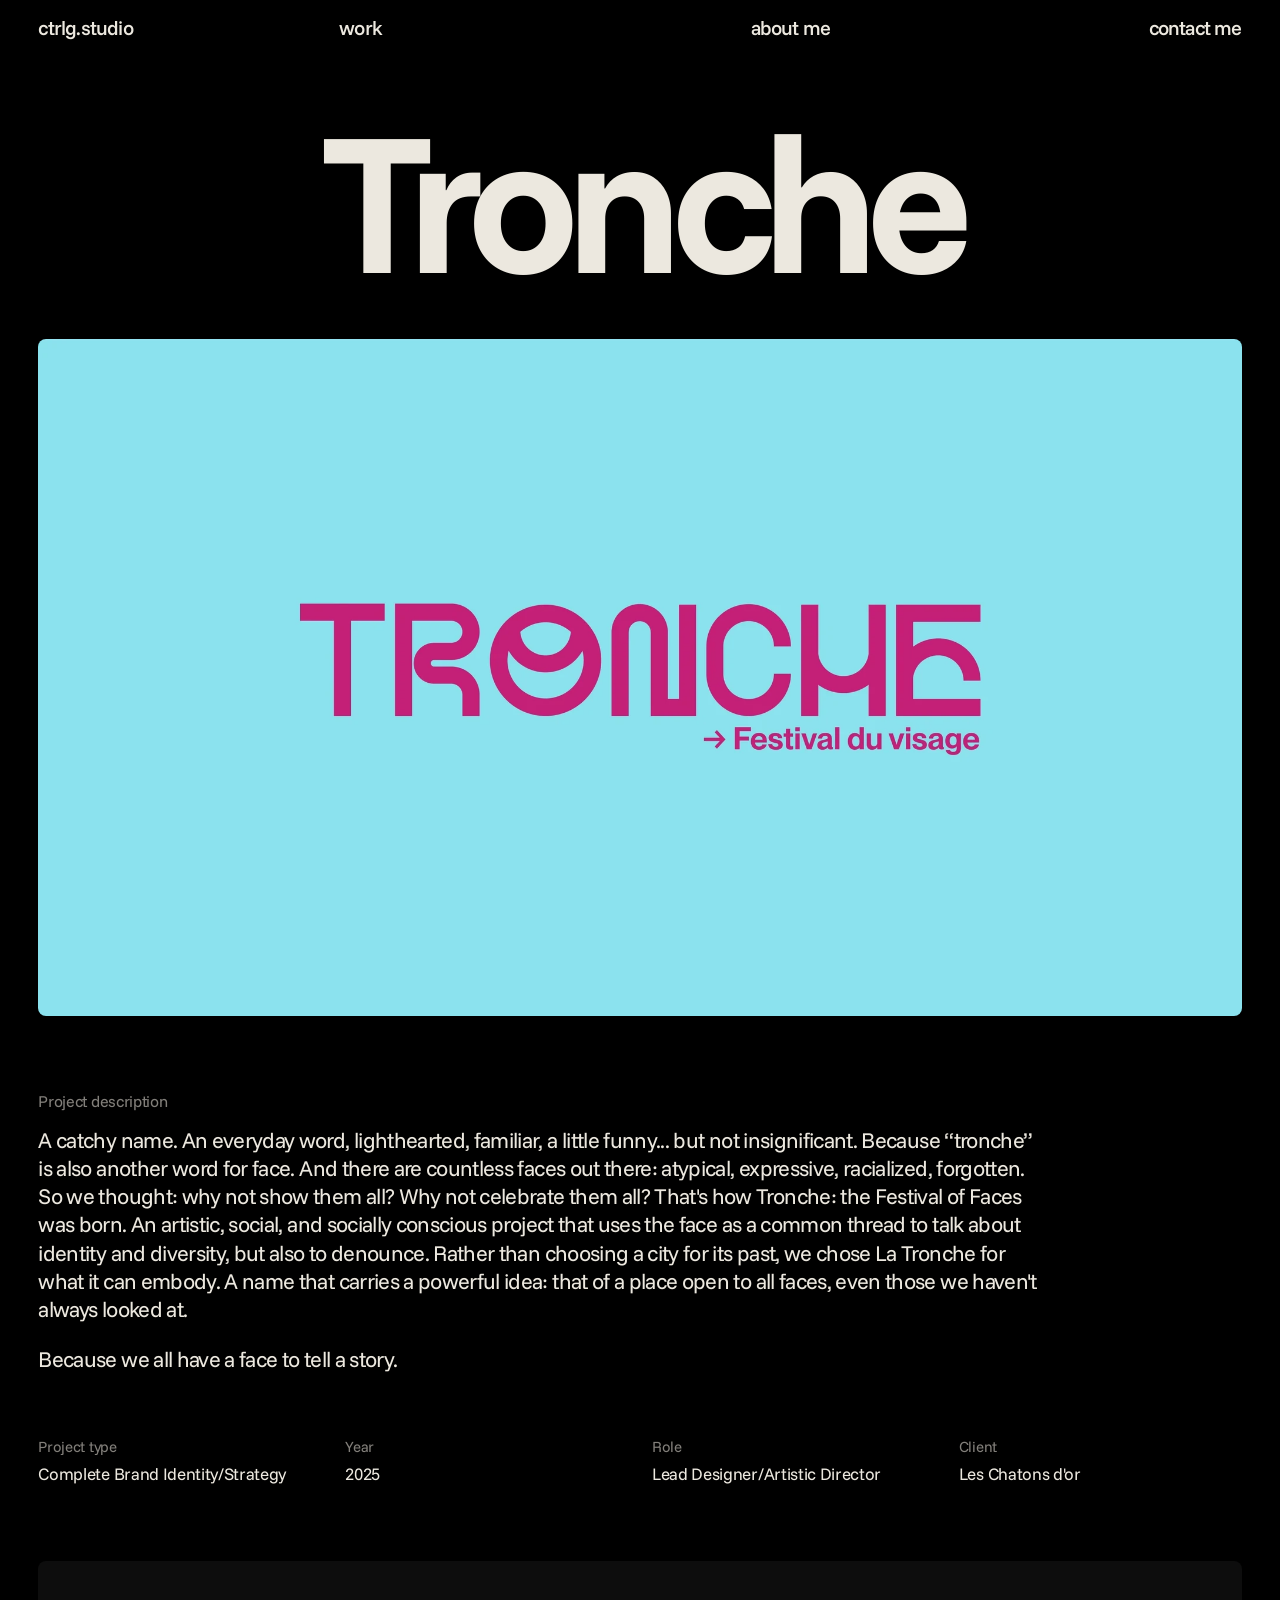
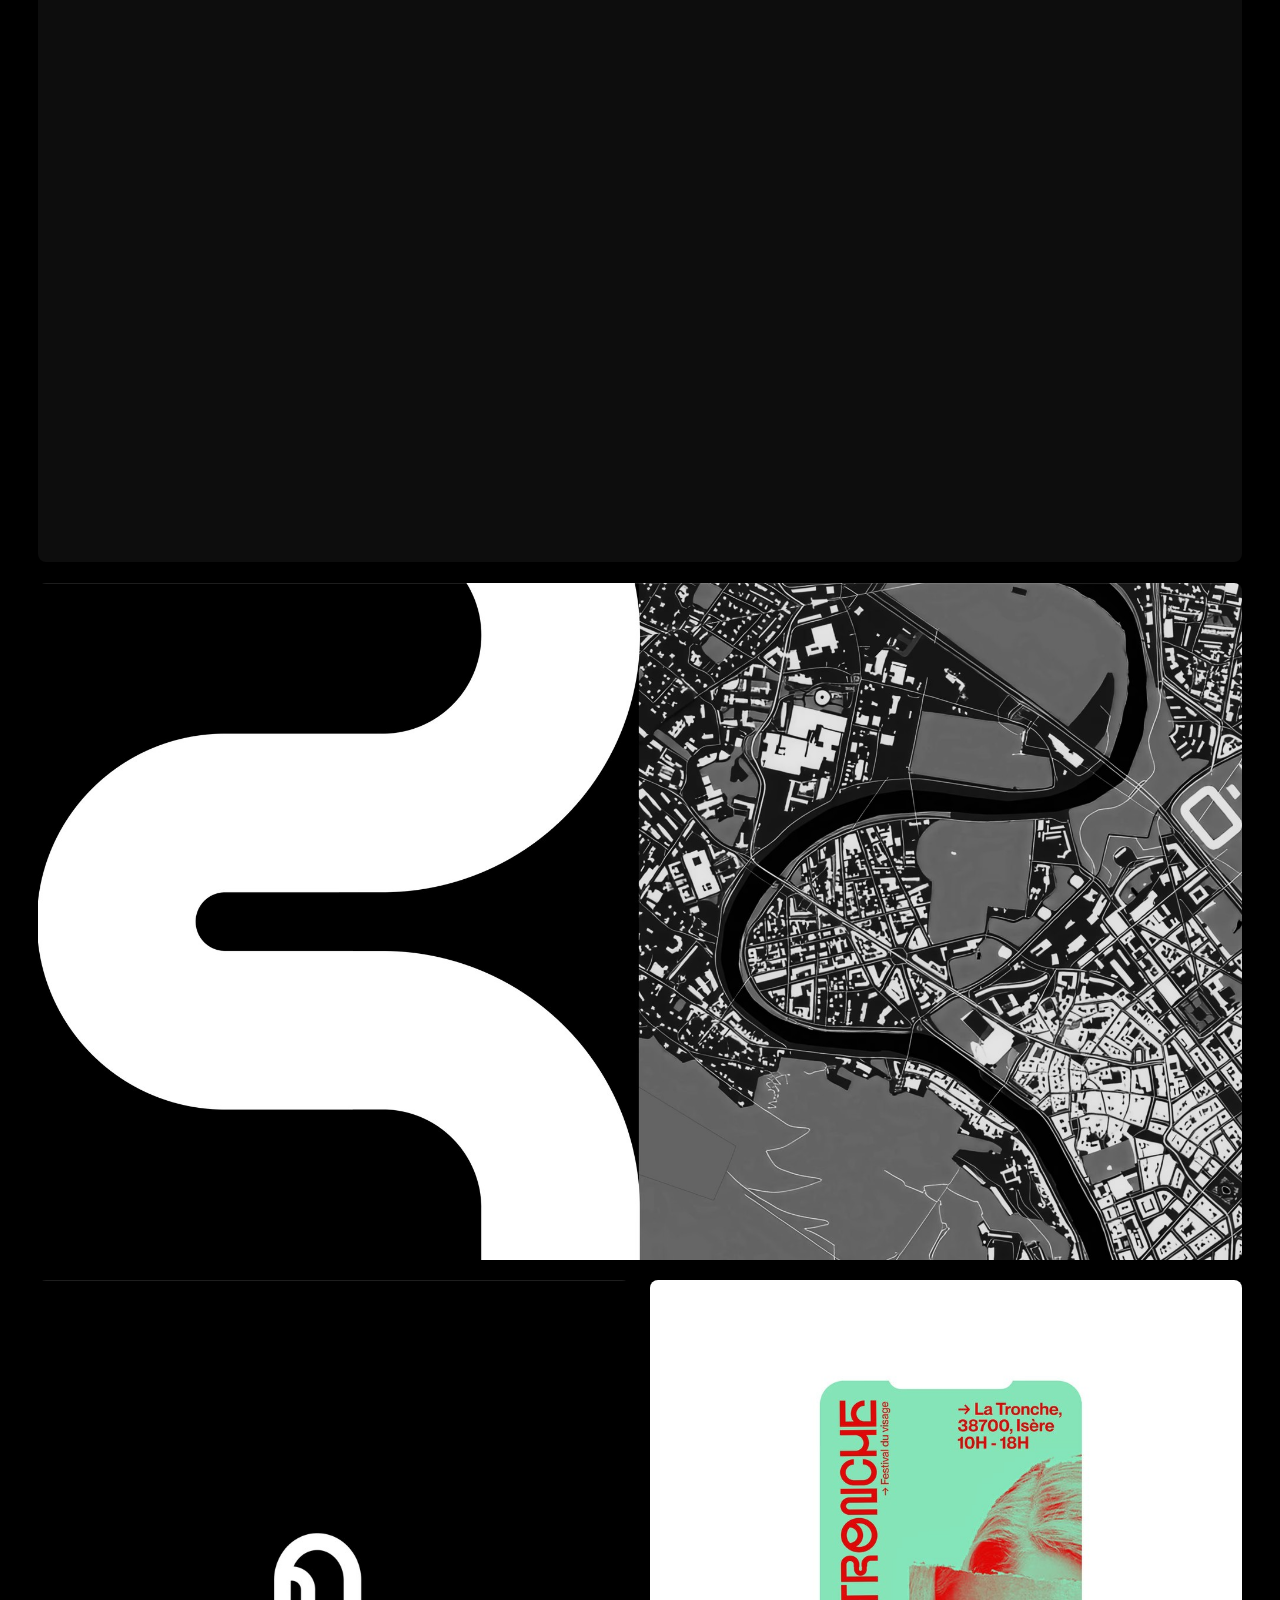
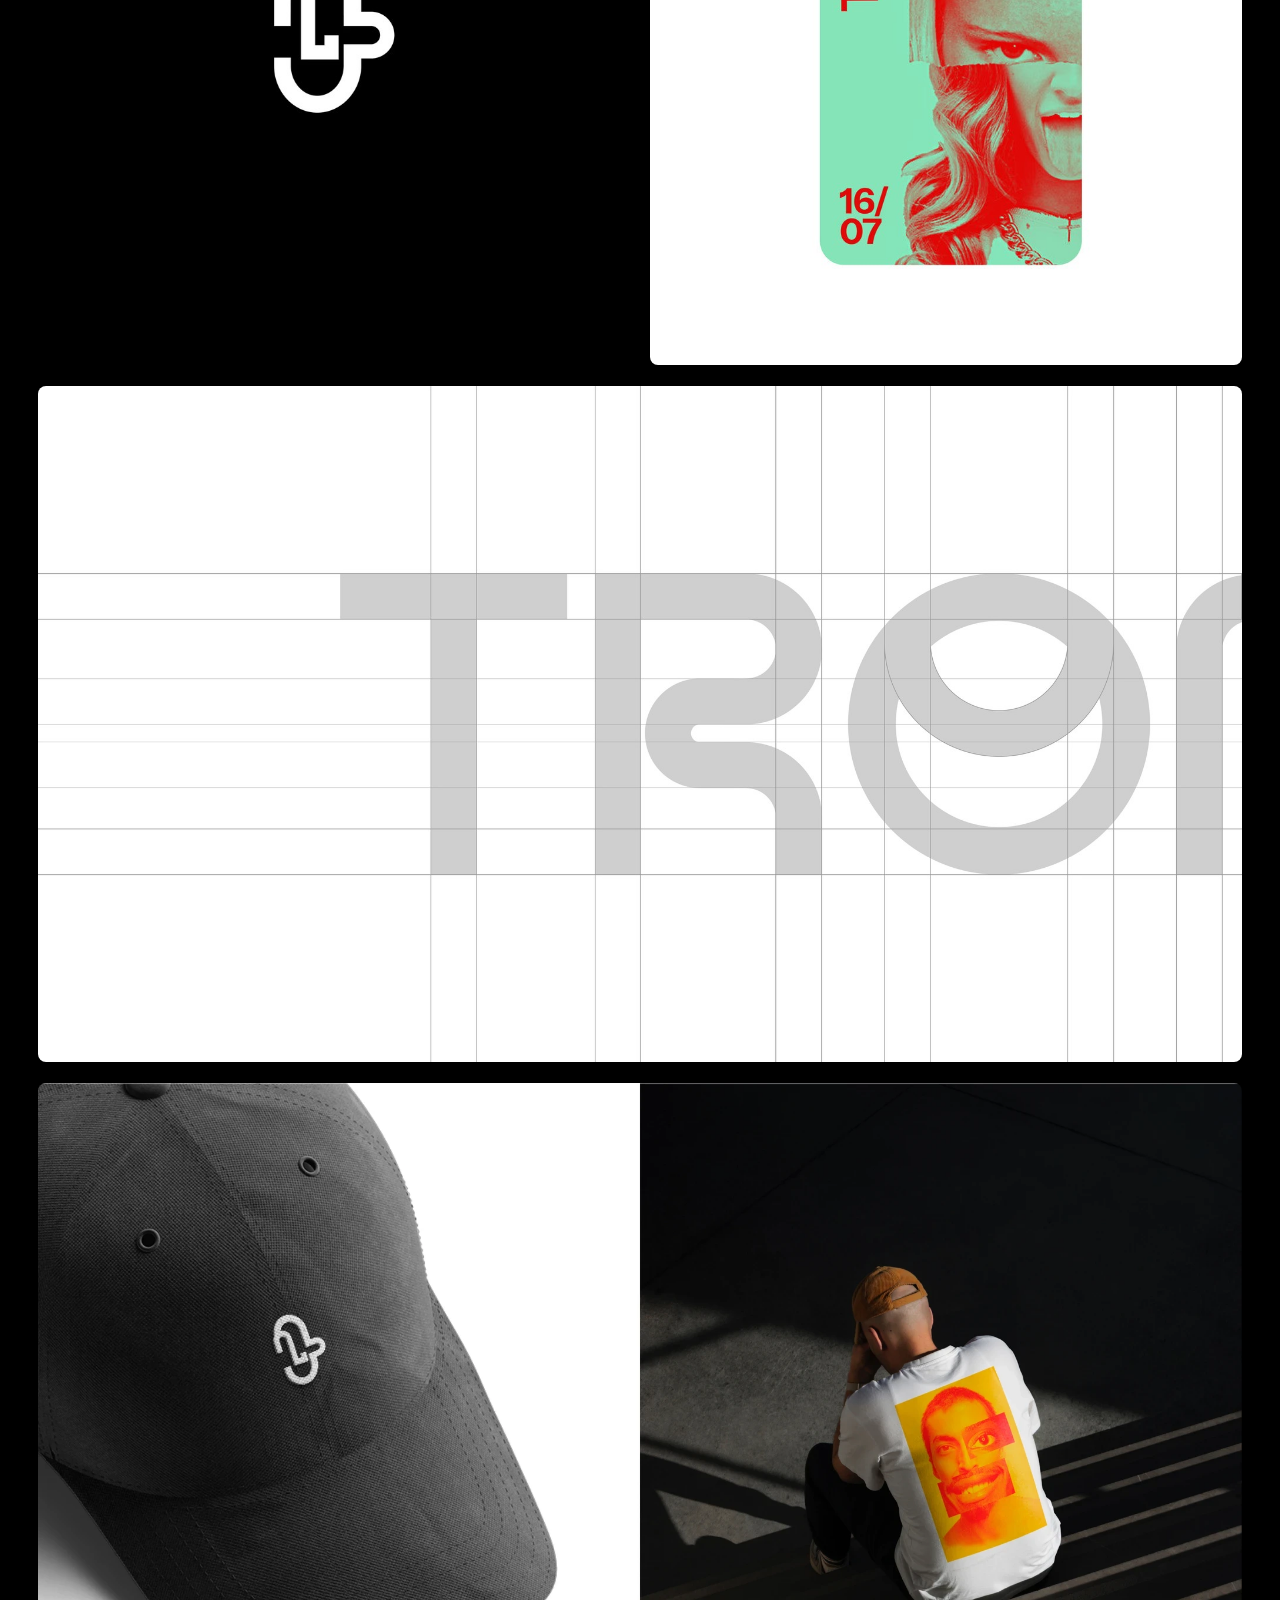
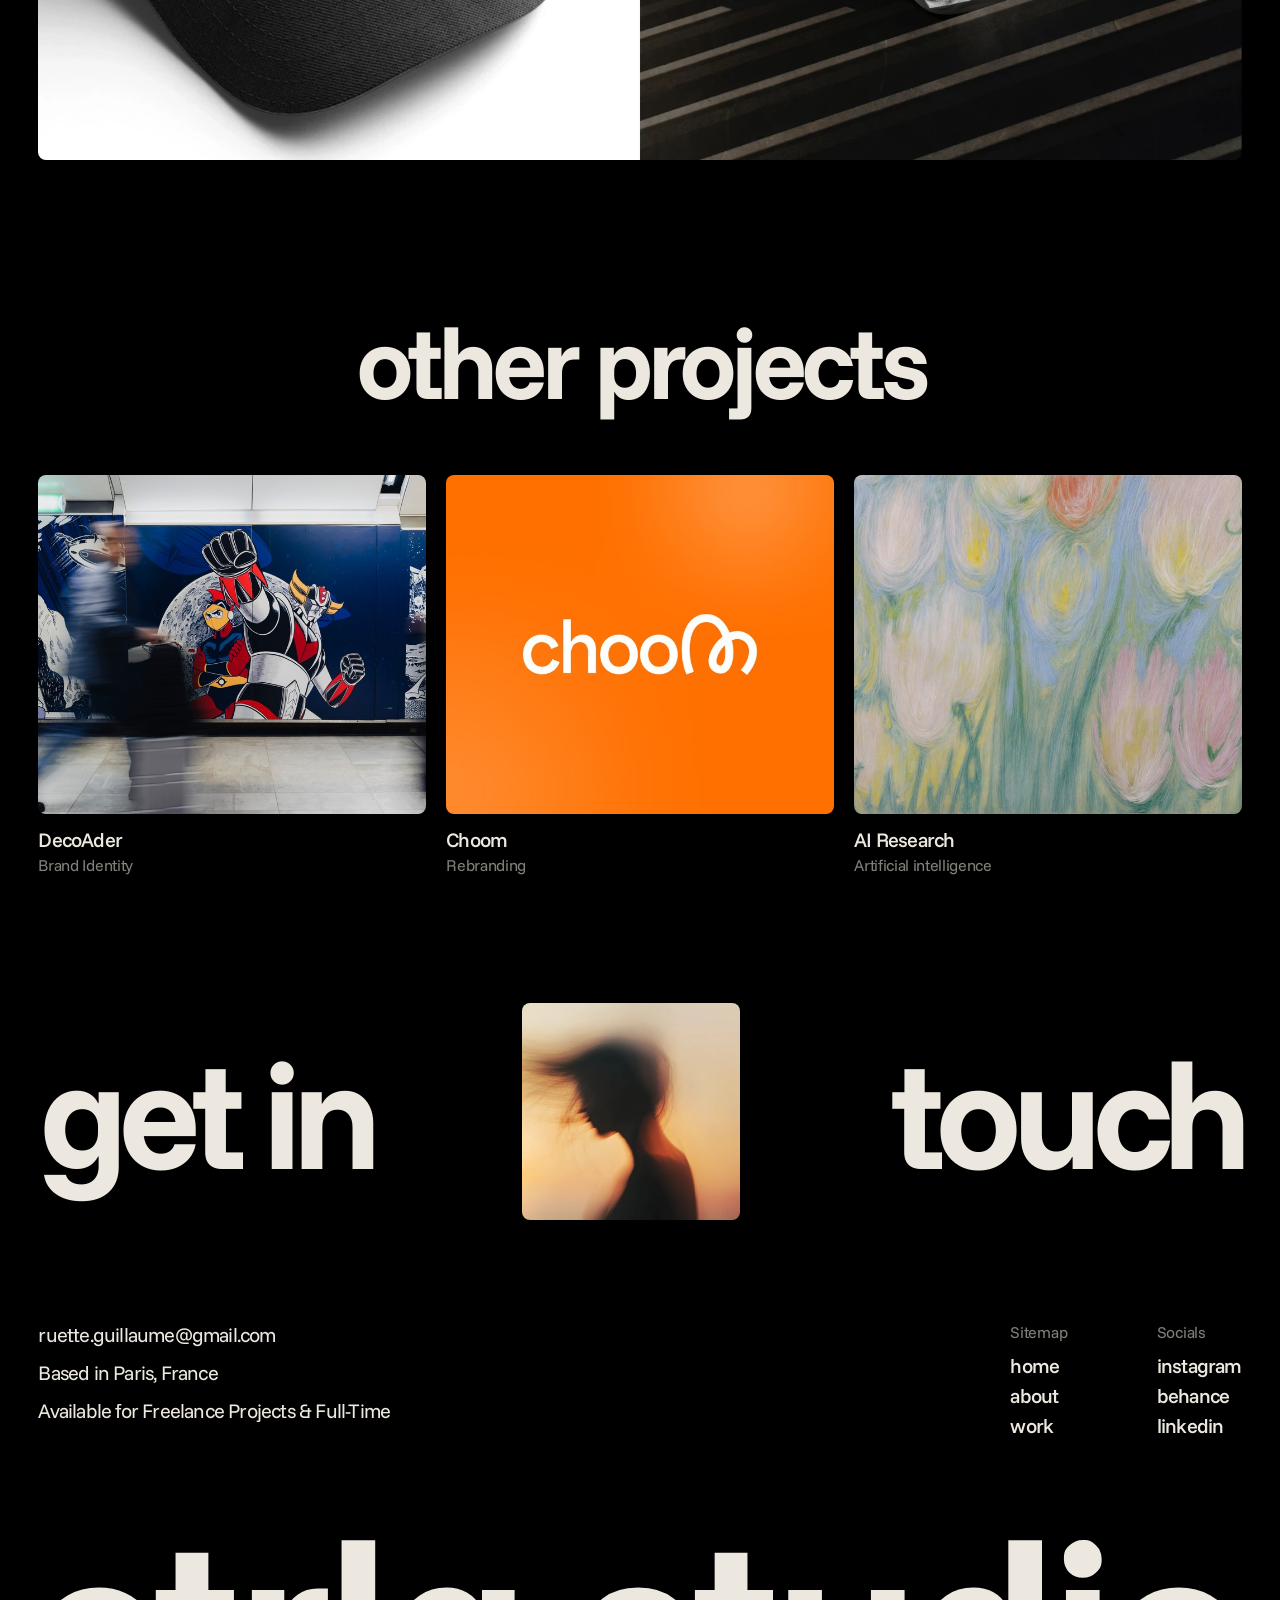
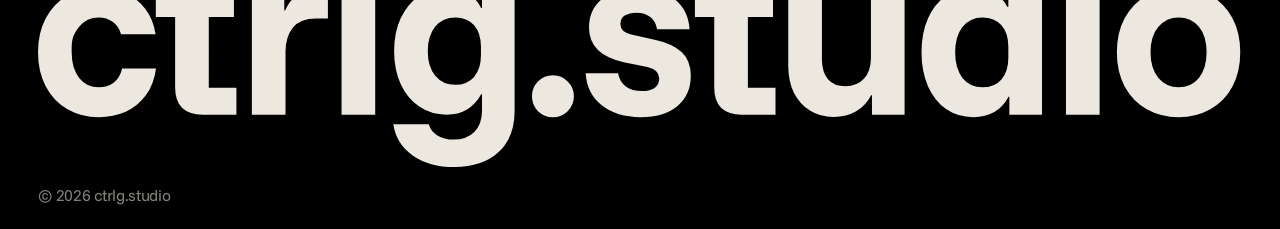
<file: projects/tronche/index.html>
<!DOCTYPE html>
<html lang="en">
<head>
<meta charset="utf-8">
<meta name="viewport" content="width=device-width, initial-scale=1">
<title>Tronche — ctrlg.studio</title>
<meta name="description" content="A catchy name. An everyday word, lighthearted, familiar, a little funny... but not insignificant. Because “tronche” is also another word for face. And…">
<link rel="canonical" href="https://www.ctrlg.studio/projects/tronche">
<meta property="og:type" content="website">
<meta property="og:title" content="Tronche — ctrlg.studio">
<meta property="og:description" content="A catchy name. An everyday word, lighthearted, familiar, a little funny... but not insignificant. Because “tronche” is also another word for face. And…">
<meta property="og:image" content="https://www.ctrlg.studio/assets/img/owHd1tCIj4QijaVlaudt3rECIY.webp">
<meta name="twitter:card" content="summary_large_image">
<link rel="icon" href="../../assets/img/icon/E7GCtv5Wdnvk0hfnikVEDx9beo.jpg" media="(prefers-color-scheme: light)">
<link rel="icon" href="../../assets/img/icon/Xi45OwCfgmyB5zEV0ITDAgvc1A.jpg" media="(prefers-color-scheme: dark)">
<link rel="apple-touch-icon" href="../../assets/img/icon/XLSNGGpkFnvBKJPSQbhMAjzAVlg.png">
<link rel="preconnect" href="https://fonts.googleapis.com">
<link rel="preconnect" href="https://fonts.gstatic.com" crossorigin>
<link href="https://fonts.googleapis.com/css2?family=Funnel+Sans:wght@400;500;700;800&display=swap" rel="stylesheet">
<link rel="stylesheet" href="../../assets/site.css">
</head>
<body class="page-project">
<header class="nav">
  <a href="../../">ctrlg.studio</a>
  <a href="../../work/">work</a>
  <a href="../../about-me/">about me</a>
  <a href="#start-a-project">contact me</a>
</header>
<main>
<section class="proj-head"><h1 class="giant center">Tronche</h1>
<div class="proj-cover"><img src="../../assets/img/owHd1tCIj4QijaVlaudt3rECIY.webp" alt="Tronche"></div></section>
<section class="proj-info">
  <p class="label">Project description</p>
  <div class="proj-desc"><p>A catchy name. An everyday word, lighthearted, familiar, a little funny... but not insignificant. Because “tronche” is also another word for face. And there are countless faces out there: atypical, expressive, racialized, forgotten. So we thought: why not show them all? Why not celebrate them all? That&#x27;s how Tronche: the Festival of Faces was born. An artistic, social, and socially conscious project that uses the face as a common thread to talk about identity and diversity, but also to denounce. Rather than choosing a city for its past, we chose La Tronche for what it can embody. A name that carries a powerful idea: that of a place open to all faces, even those we haven&#x27;t always looked at.</p><p>Because we all have a face to tell a story.</p></div>
  <div class="proj-meta"><div><p class='label'>Project type</p><p>Complete Brand Identity/Strategy</p></div><div><p class='label'>Year</p><p>2025</p></div><div><p class='label'>Role</p><p>Lead Designer/Artistic Director</p></div><div><p class='label'>Client</p><p>Les Chatons d&#x27;or</p></div></div>
</section>
<section class="gallery"><div class="g-item"><video src="../../assets/video/MQ45hecsmsGyATt07e3IJ1u6Y.mp4" autoplay muted loop playsinline preload="metadata"></video></div><div class="g-item"><img src="../../assets/img/XxBwDN7itz9g1hrI9q3cWNpLs.jpg" alt="Tronche" loading="lazy"></div><div class="g-pair"><div class="g-item"><img src="../../assets/img/B1K59oW8yAFdGuXMOMAnEi8F2A.jpg" alt="Tronche" loading="lazy"></div><div class="g-item"><img src="../../assets/img/ZWLwcx3rAbO1IW7Qm2TKMVQzQ.jpg" alt="Tronche" loading="lazy"></div></div><div class="g-item"><img src="../../assets/img/1w08iRUDShCGaeGamCMGPI51Oc.jpg" alt="Tronche" loading="lazy"></div><div class="g-item"><img src="../../assets/img/spZjyRU7ayeV7y7dEWeD9YtLT8c.webp" alt="Tronche" loading="lazy"></div></section>
<section class="others"><h2 class="big">other projects</h2><div class="grid three"><a class="card" href="../../projects/decoader/" data-tags="branding|visual identity">
  <div class="card-img"><img src="../../assets/img/thumb/SiF8T8muMqtxEmo3zVsHYT2HSHo.jpg" alt="DecoAder" loading="lazy"></div>
  <p class="card-title">DecoAder</p>
  <p class="card-type">Brand Identity</p>
</a>
<a class="card" href="../../projects/choom/" data-tags="branding|visual identity">
  <div class="card-img"><img src="../../assets/img/thumb/s4HsCCDfLiOcMVcYCY2sBLLPDg.jpg" alt="Choom" loading="lazy"></div>
  <p class="card-title">Choom</p>
  <p class="card-type">Rebranding</p>
</a>
<a class="card" href="../../projects/airesearch/" data-tags="">
  <div class="card-img"><img src="../../assets/img/thumb/R8ezaAUenysr0Sp5JB8H8B2Ds.jpg" alt="AI Research" loading="lazy"></div>
  <p class="card-title">AI Research</p>
  <p class="card-type">Artificial intelligence</p>
</a></div></section>
</main>
<section class="contact" id="start-a-project">
  <a class="touch" href="mailto:ruette.guillaume@gmail.com" aria-label="Get in touch : ruette.guillaume@gmail.com">
    <span>get in</span><span class="touch-img" aria-hidden="true"><img src="../../assets/img/thumb/xdIba7T9OITd6Ifk8z2QkeECTxo.webp" alt="" loading="lazy" class=on><img src="../../assets/img/thumb/4NVG9xzdYVcIi4qHlxy72f76fD8.webp" alt="" loading="lazy"><img src="../../assets/img/thumb/mYzcoEc5UO12bSwM6azHtpSOT9c.webp" alt="" loading="lazy"><img src="../../assets/img/thumb/rgD8n8QU8lr5CqWo4wyY462b2k.png" alt="" loading="lazy"></span><span>touch</span>
  </a>
</section>
<footer class="foot">
  <div class="foot-top">
    <div class="foot-info">
      <a href="mailto:ruette.guillaume@gmail.com">ruette.guillaume@gmail.com</a>
      <p>Based in Paris, France</p>
      <p>Available for Freelance Projects &amp; Full-Time</p>
    </div>
    <nav class="foot-links">
      <div><p class="label">Sitemap</p><ul>
        <li><a href="../../">home</a></li>
        <li><a href="../../about-me/">about</a></li>
        <li><a href="../../work/">work</a></li></ul></div>
      <div><p class="label">Socials</p><ul><li><a href="https://www.instagram.com/" target="_blank" rel="noopener">instagram</a></li><li><a href="https://www.behance.net/" target="_blank" rel="noopener">behance</a></li><li><a href="https://www.linkedin.com/" target="_blank" rel="noopener">linkedin</a></li></ul></div>
    </nav>
  </div>
  <div class="foot-logo"><svg xmlns="http://www.w3.org/2000/svg" viewBox="0 0 776 147" fill="none" role="img" aria-label="ctrlg.studio"><path fill="currentColor" d="M39.119 114.275q-11.253 0-20.096-5.091-8.841-5.225-13.932-14.602T0 72.477q0-12.861 5.09-22.239 5.092-9.378 13.933-14.468 8.842-5.091 20.096-5.091 9.378 0 17.148 3.483t12.86 10.181q5.226 6.699 6.699 16.479H53.587q-1.607-5.359-5.492-8.039-3.751-2.813-8.976-2.813-7.77 0-12.593 6.029c-4.823 6.029-4.823 9.511-4.823 16.478q0 10.316 4.823 16.478 4.823 6.029 12.593 6.029 5.626 0 9.645-2.948 4.02-2.947 5.493-9.11h21.837q-1.34 10.316-6.564 17.282-5.091 6.966-12.995 10.584-7.905 3.483-17.416 3.483m67.001-1.608q-8.44 0-13.13-4.287-4.554-4.421-4.554-13.396V49.702h-12.46V32.286h12.728V8.172h21.167v24.114h16.478v17.416h-16.21v45.55h17.817v17.415zm31.807 0v-80.38h20.899v13.262h.536q2.679-6.564 8.038-10.315 5.492-3.885 12.861-3.885h6.698V50.64h-7.636q-10.181 0-15.005 5.895-4.689 5.895-4.689 15.54v40.592zm57.845 0V.134h21.702v112.533zm72.753 33.76q-16.21 0-26.928-7.502-10.584-7.502-12.459-20.095h22.909q1.34 4.689 5.492 7.234 4.287 2.679 10.45 2.679 8.44 0 13.397-4.956 4.956-4.957 4.956-13.531V99.538h-.535q-3.484 6.43-9.11 9.78t-13.263 3.349q-9.913 0-17.55-5.224-7.636-5.225-11.923-14.469t-4.287-21.301q0-12.191 4.287-21.3 4.287-9.244 11.923-14.47 7.637-5.224 17.55-5.224 7.77 0 13.397 3.349 5.76 3.35 8.976 9.78h.535V32.286h21.034v78.238q0 16.745-10.316 26.258-10.316 9.645-28.535 9.645m.67-53.051q7.635 0 12.057-5.09 4.42-5.225 4.421-13.934v-5.626q0-8.574-4.421-13.665t-12.057-5.09q-8.172 0-12.995 5.894t-4.823 15.808q0 9.915 4.823 15.808 4.823 5.895 12.995 5.895m62.893 20.899q-5.626 0-9.645-3.885-3.885-4.02-3.885-9.646t3.885-9.512q4.019-4.019 9.645-4.019 5.628 0 9.512 4.02 4.02 3.885 4.019 9.511t-4.019 9.646q-3.884 3.885-9.512 3.885m56.642 0q-15.54 0-25.186-7.636t-10.316-20.631h20.899q.938 5.492 4.957 8.44 4.018 2.947 10.584 2.947 5.224 0 8.038-2.01 2.947-2.01 2.947-6.028 0-5.626-7.636-7.368l-15.273-3.216q-22.372-4.957-22.372-22.372 0-11.656 8.708-18.622 8.841-7.1 23.042-7.1 14.335 0 23.311 7.368 9.11 7.235 9.779 19.56h-20.899q-.938-5.225-4.421-7.905-3.483-2.813-8.976-2.813-4.688 0-7.502 1.875t-2.813 5.493q0 2.679 1.741 4.287 1.876 1.608 5.225 2.412l15.809 3.483q11.253 2.411 16.88 8.038 5.76 5.493 5.76 15.138 0 12.325-8.708 19.56-8.708 7.1-23.578 7.1m65.081-1.608q-8.44 0-13.129-4.287-4.555-4.421-4.555-13.396V49.702h-12.459V32.286h12.727V8.172h21.167v24.114h16.478v17.416h-16.21v45.55h17.818v17.415zm59.271 1.474q-8.708 0-15.273-4.153t-10.315-11.521q-3.617-7.503-3.617-17.282V32.286h21.702v44.612q0 8.172 3.886 12.86 4.019 4.556 11.253 4.556 7.502 0 11.923-4.823 4.555-4.958 4.555-13.263V32.286h21.703v80.381h-21.033v-12.459h-.536q-3.35 6.698-9.646 10.316-6.162 3.617-14.602 3.617m90.089.134q-9.913 0-17.55-5.225-7.501-5.359-11.655-14.736-4.153-9.512-4.153-21.837 0-12.459 4.153-21.837 4.154-9.511 11.655-14.736 7.637-5.226 17.55-5.225 15.54 0 22.105 12.593h.536V.134h21.703v112.533h-21.033v-11.521h-.536q-6.966 13.13-22.775 13.129m5.895-19.291q7.904 0 12.325-5.091t4.421-13.799V68.86q0-8.708-4.421-13.8-4.421-5.09-12.325-5.09-8.038 0-12.861 6.163-4.689 6.028-4.689 16.344t4.689 16.478q4.823 6.029 12.861 6.029m53.914 17.683v-80.38h21.702v80.38zm10.851-88.285q-5.091 0-8.708-3.483-3.483-3.617-3.483-8.708c0-5.091 1.161-6.252 3.483-8.574Q668.74 0 673.831 0c5.091 0 6.252 1.206 8.574 3.617q3.617 3.483 3.617 8.574c0 5.091-1.206 6.297-3.617 8.708q-3.483 3.483-8.574 3.483m61.768 89.893q-11.388 0-20.497-5.091-8.976-5.225-14.201-14.602-5.091-9.378-5.091-22.105 0-12.861 5.091-22.239 5.225-9.378 14.201-14.468 9.11-5.091 20.497-5.091 11.789 0 20.631 5.09 8.976 5.09 14.067 14.47 5.09 9.376 5.09 22.238 0 12.726-5.09 22.239-5.091 9.377-14.201 14.468-8.976 5.091-20.497 5.091m0-19.291q8.172 0 13.129-6.03 4.956-6.161 4.956-16.477 0-10.45-4.956-16.478-4.957-6.03-13.129-6.029-7.904 0-12.995 6.029-5.091 6.028-5.091 16.478 0 10.316 5.091 16.478 5.09 6.029 12.995 6.029"/></svg></div>
  <p class="copy">© 2026 ctrlg.studio</p>
</footer>
<script src="../../assets/site.js" defer></script>
</body>
</html>
</file>
<file: assets/site.css>
/* ctrlg.studio — feuille de style unique */
:root {
  --bg: #000;
  --ink: #ece8df;
  --dim: rgba(236, 232, 223, .55);
  --line: rgba(236, 232, 223, .16);
  --pad: clamp(18px, 3vw, 48px);
  --gap: clamp(14px, 1.6vw, 24px);
  --r: 8px;
}
* { box-sizing: border-box; margin: 0; padding: 0; }
html { scroll-behavior: smooth; -webkit-text-size-adjust: 100%; }
body {
  background: var(--bg); color: var(--ink);
  font-family: "Funnel Sans", system-ui, -apple-system, "Helvetica Neue", Arial, sans-serif;
  font-size: 16px; line-height: 1.2; letter-spacing: -0.02em;
  -webkit-font-smoothing: antialiased; overflow-x: clip;
}
a { color: inherit; text-decoration: none; }
img, video { display: block; width: 100%; height: auto; }
ul { list-style: none; }
button { font: inherit; color: inherit; background: none; border: 0; cursor: pointer; }
::selection { background: var(--ink); color: var(--bg); }
:focus-visible { outline: 2px solid var(--ink); outline-offset: 3px; border-radius: 4px; }
.label { font-size: 16px; color: var(--dim); }
.ul { text-decoration: underline; text-underline-offset: 3px; }

/* ---------- Navigation */
.nav {
  position: fixed; inset: 0 0 auto 0; z-index: 50;
  display: grid; grid-template-columns: repeat(4, 1fr); align-items: center;
  padding: 16px var(--pad);
  font-size: 20px; font-weight: 500; letter-spacing: -0.04em;
  mix-blend-mode: difference; color: var(--ink);
}
.nav a:nth-child(2) { justify-self: start; }
.nav a:nth-child(3) { justify-self: center; }
.nav a:nth-child(4) { justify-self: end; }
.nav a { transition: opacity .2s; }
.nav a:hover { opacity: .6; }
@media (max-width: 700px) {
  .nav { grid-template-columns: 1fr auto auto auto; gap: 16px; font-size: 16px; }
  .nav a:nth-child(n) { justify-self: auto; }
}

/* ---------- Titres géants */
.giant {
  font-weight: 700; letter-spacing: -0.065em; line-height: .9;
  font-size: clamp(64px, 15.5vw, 260px);
  padding-bottom: .06em;
}
.giant.center { text-align: center; }
.big {
  font-weight: 700; letter-spacing: -0.06em; line-height: .95;
  font-size: clamp(44px, 8vw, 130px); text-align: center;
  margin-bottom: clamp(32px, 5vw, 72px);
}

/* ---------- Accueil */
.hero { padding: 96px var(--pad) clamp(40px, 6vw, 88px); }
.hero-logo { color: var(--ink); line-height: 0; }
.hero-logo svg { width: 100%; height: auto; display: block; }
.hero-logo path { animation: rise 1.2s cubic-bezier(.2, .7, .2, 1) both; }
@keyframes rise {
  from { opacity: 0; transform: translateY(18%); }
  to { opacity: 1; transform: none; }
}

/* ---------- Grille de projets */
.grid {
  display: grid; grid-template-columns: repeat(2, minmax(0, 1fr));
  gap: clamp(36px, 4vw, 64px) var(--gap); padding: 0 var(--pad);
}
.grid.three { grid-template-columns: repeat(3, minmax(0, 1fr)); padding: 0; }
.card { display: block; }
.card[hidden] { display: none; }
.card-img { border-radius: var(--r); overflow: hidden; aspect-ratio: 8 / 7; background: #111; }
.card-img img { height: 100%; object-fit: cover; transition: transform .8s cubic-bezier(.2, .7, .2, 1); }
.card:hover .card-img img { transform: scale(1.04); }
.card-title { margin-top: 14px; font-size: 20px; font-weight: 500; letter-spacing: -0.04em; }
.card-type { margin-top: 4px; font-size: 16px; color: var(--dim); }
@media (max-width: 810px) {
  .grid, .grid.three { grid-template-columns: minmax(0, 1fr); }
}

/* ---------- Bio (révélation au scroll) */
.bio { padding: clamp(96px, 14vw, 220px) var(--pad); }
.reveal {
  font-size: clamp(28px, 4.4vw, 68px); font-weight: 500;
  line-height: 1.08; letter-spacing: -0.04em; max-width: 22em;
}
.reveal span { opacity: .22; transition: opacity .35s; }
.reveal span.lit { opacity: 1; }

/* ---------- Contact */
.contact { padding: clamp(64px, 10vw, 160px) var(--pad) clamp(56px, 8vw, 120px); }
.touch {
  display: flex; align-items: center; justify-content: space-between; gap: var(--gap);
  font-size: clamp(36px, 12vw, 200px); font-weight: 700;
  letter-spacing: -0.065em; line-height: .9; white-space: nowrap;
}
.touch > span:not(.touch-img) { transition: transform .5s cubic-bezier(.2, .7, .2, 1); }
.touch:hover > span:first-child { transform: translateX(-2%); }
.touch:hover > span:last-child { transform: translateX(2%); }
.touch-img {
  position: relative; flex: 0 0 auto;
  width: clamp(64px, 17vw, 300px); aspect-ratio: 1;
  border-radius: var(--r); overflow: hidden; background: #111;
  transition: transform .5s cubic-bezier(.2, .7, .2, 1);
}
.touch:hover .touch-img { transform: rotate(-4deg) scale(1.05); }
.touch-img img { position: absolute; inset: 0; height: 100%; object-fit: cover; opacity: 0; transition: opacity .5s; }
.touch-img img.on { opacity: 1; }

/* ---------- Footer */
.foot { padding: 0 var(--pad) 24px; }
.foot-top { display: flex; justify-content: space-between; gap: 40px; flex-wrap: wrap; }
.foot-info { display: grid; gap: 14px; font-size: 20px; letter-spacing: -0.04em; align-content: start; }
.foot-info a { text-decoration: underline; text-decoration-color: transparent; text-underline-offset: 4px; transition: text-decoration-color .2s; }
.foot-info a:hover { text-decoration-color: currentColor; }
.foot-links { display: flex; gap: clamp(40px, 7vw, 110px); }
.foot-links .label { margin-bottom: 12px; }
.foot-links ul { display: grid; gap: 6px; font-size: 20px; font-weight: 500; letter-spacing: -0.04em; }
.foot-links a:hover { opacity: .6; }
.foot-logo { margin-top: clamp(48px, 8vw, 120px); line-height: 0; }
.foot-logo svg { width: 100%; height: auto; display: block; }
.copy { margin-top: 18px; font-size: 16px; color: var(--dim); }
@media (max-width: 600px) { .foot-info, .foot-links ul { font-size: 18px; } }

/* ---------- En-têtes de pages */
.page-head { padding: 120px var(--pad) clamp(32px, 5vw, 64px); }
.chips { display: flex; flex-wrap: wrap; gap: 8px; margin-top: clamp(20px, 3vw, 40px); }
.chip {
  padding: 10px 18px; min-height: 44px; border-radius: 999px;
  border: 1px solid var(--line); font-size: 16px; transition: background .2s, color .2s, border-color .2s;
}
.chip:hover { border-color: var(--ink); }
.chip.on { background: var(--ink); color: var(--bg); border-color: var(--ink); }
.page-work .grid { margin-bottom: 40px; }
.notfound p { margin-top: 24px; font-size: 20px; }

/* ---------- About */
.about {
  display: grid; grid-template-columns: minmax(0, 1fr) minmax(0, 1fr);
  gap: var(--gap) clamp(24px, 4vw, 64px); padding: 0 var(--pad); align-items: start;
}
.about-txt { display: grid; gap: 20px; font-size: clamp(18px, 1.6vw, 24px); line-height: 1.3; letter-spacing: -0.03em; max-width: 30em; }
.about-txt .kicker { color: var(--dim); font-size: 16px; letter-spacing: -0.02em; }
.btn {
  justify-self: start; margin-top: 12px; padding: 12px 20px;
  background: var(--ink); color: var(--bg); border-radius: 6px;
  font-size: 18px; font-weight: 500; text-decoration: underline; text-underline-offset: 3px;
  transition: opacity .2s;
}
.btn:hover { opacity: .85; }
.about-img { border-radius: var(--r); overflow: hidden; }
.exp { padding: clamp(96px, 14vw, 200px) var(--pad) 0; }
.xp {
  display: grid; grid-template-columns: 1.1fr 1.4fr auto; gap: 24px; align-items: center;
  padding: 22px 0; border-top: 1px solid var(--line);
}
.xp:last-child { border-bottom: 1px solid var(--line); }
.xp-co { font-size: 20px; font-weight: 500; letter-spacing: -0.04em; }
.xp-role { margin-top: 6px; font-size: 18px; color: var(--dim); }
.xp-desc { font-size: 15px; line-height: 1.35; max-width: 26em; color: rgba(236, 232, 223, .8); }
.xp-date { font-size: 18px; font-weight: 500; white-space: nowrap; }
@media (max-width: 810px) {
  .about { grid-template-columns: minmax(0, 1fr); }
  .xp { grid-template-columns: minmax(0, 1fr) auto; }
  .xp-desc { grid-column: 1 / -1; grid-row: 2; }
  .xp-desc:empty { display: none; }
}

/* ---------- Projet */
.proj-head { padding: 110px var(--pad) 0; }
.proj-cover { margin-top: clamp(24px, 3vw, 40px); border-radius: var(--r); overflow: hidden; }
.proj-info { padding: clamp(48px, 6vw, 96px) var(--pad); }
.proj-desc { margin-top: 14px; display: grid; gap: 1em; max-width: 46em; font-size: clamp(18px, 1.7vw, 24px); line-height: 1.3; letter-spacing: -0.03em; }
.proj-meta {
  display: grid; grid-template-columns: repeat(4, minmax(0, 1fr)); gap: 24px;
  margin-top: clamp(40px, 5vw, 72px); font-size: 17px;
}
.proj-meta .label { margin-bottom: 8px; font-size: 15px; }
@media (max-width: 700px) { .proj-meta { grid-template-columns: repeat(2, minmax(0, 1fr)); } }
.gallery { display: grid; gap: var(--gap); padding: 0 var(--pad); }
.g-item { border-radius: var(--r); overflow: hidden; background: #0d0d0d; }
.g-pair { display: grid; grid-template-columns: repeat(2, minmax(0, 1fr)); gap: var(--gap); }
.g-pair .g-item { height: 100%; }
.g-pair img, .g-pair video { height: 100%; object-fit: cover; }
@media (max-width: 810px) { .g-pair { grid-template-columns: minmax(0, 1fr); } }
.others { padding: clamp(96px, 12vw, 180px) var(--pad) 0; }

/* ---------- Apparition douce au scroll */
.fade { opacity: 0; transform: translateY(24px); transition: opacity .9s ease, transform .9s cubic-bezier(.2, .7, .2, 1); }
.fade.in { opacity: 1; transform: none; }

@media (prefers-reduced-motion: reduce) {
  *, *::before, *::after { animation: none !important; transition: none !important; }
  .fade { opacity: 1; transform: none; }
  .reveal span { opacity: 1; }
}
</file>
